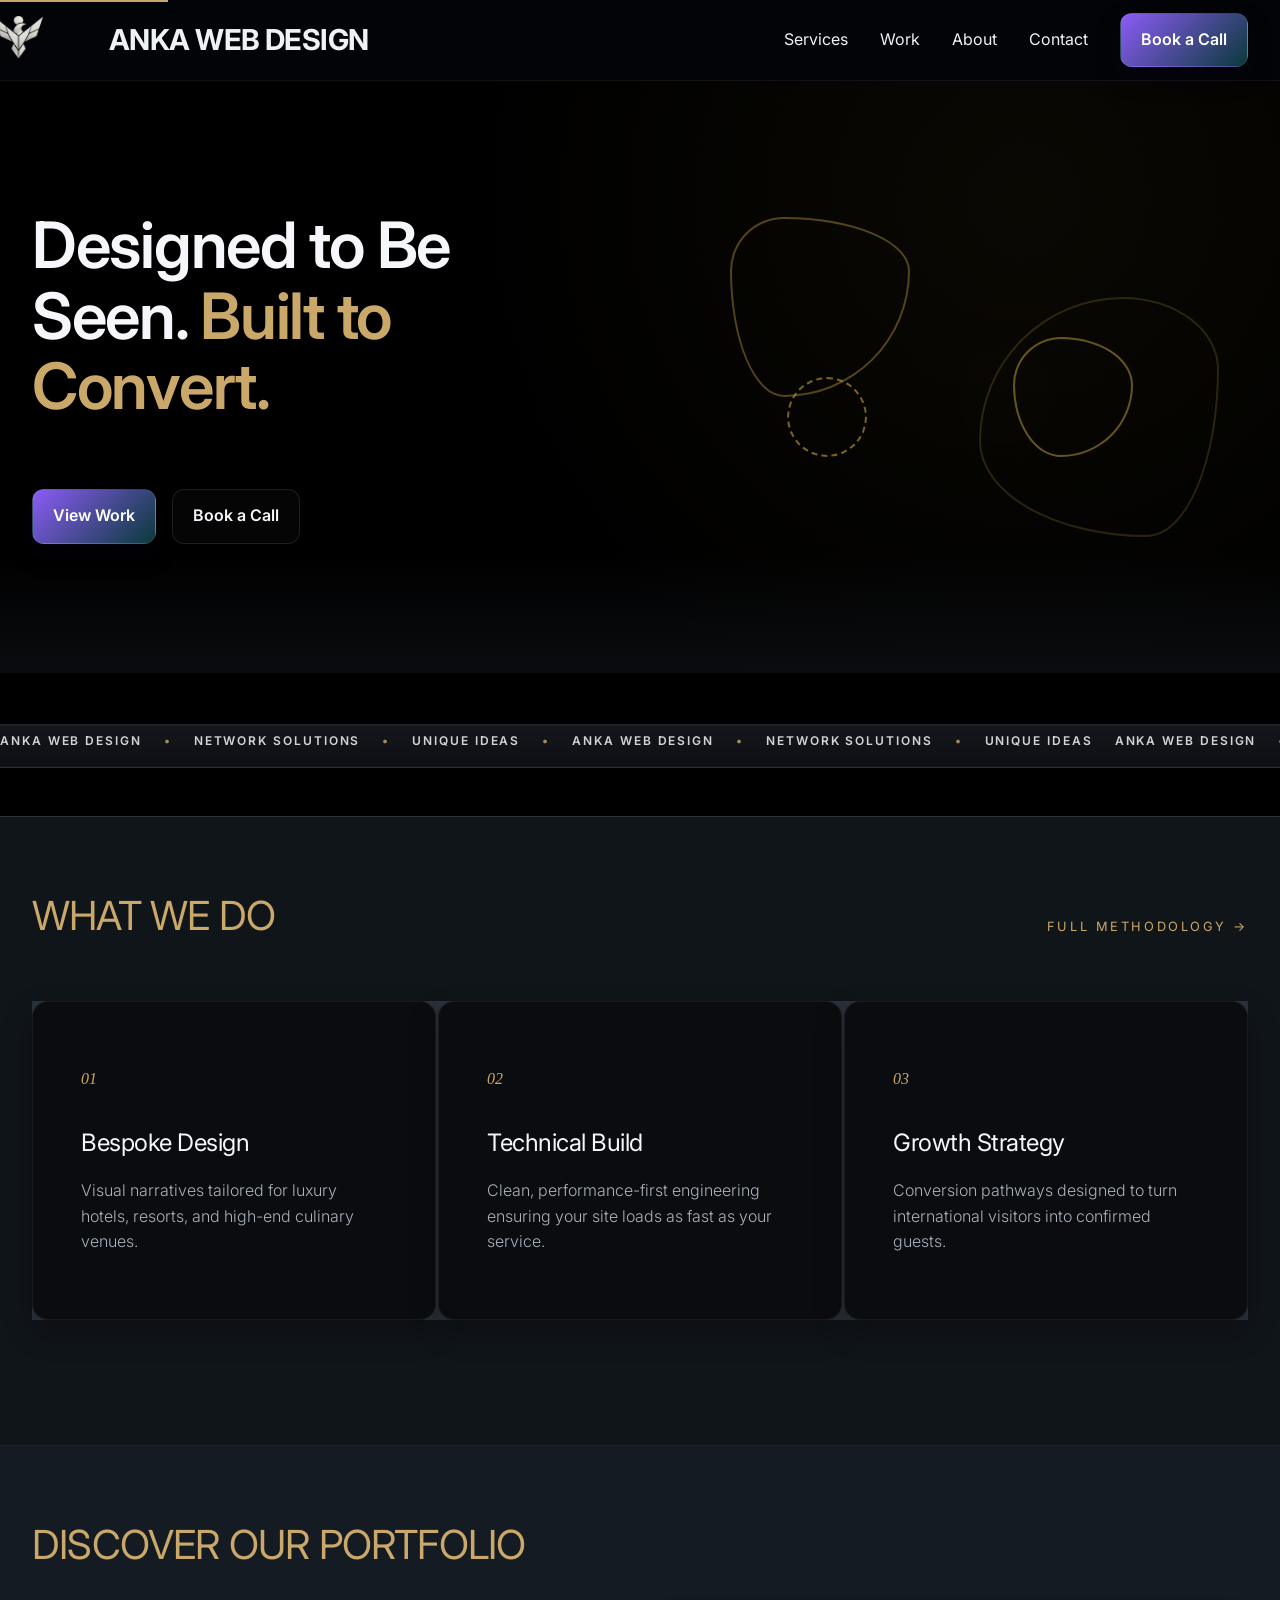
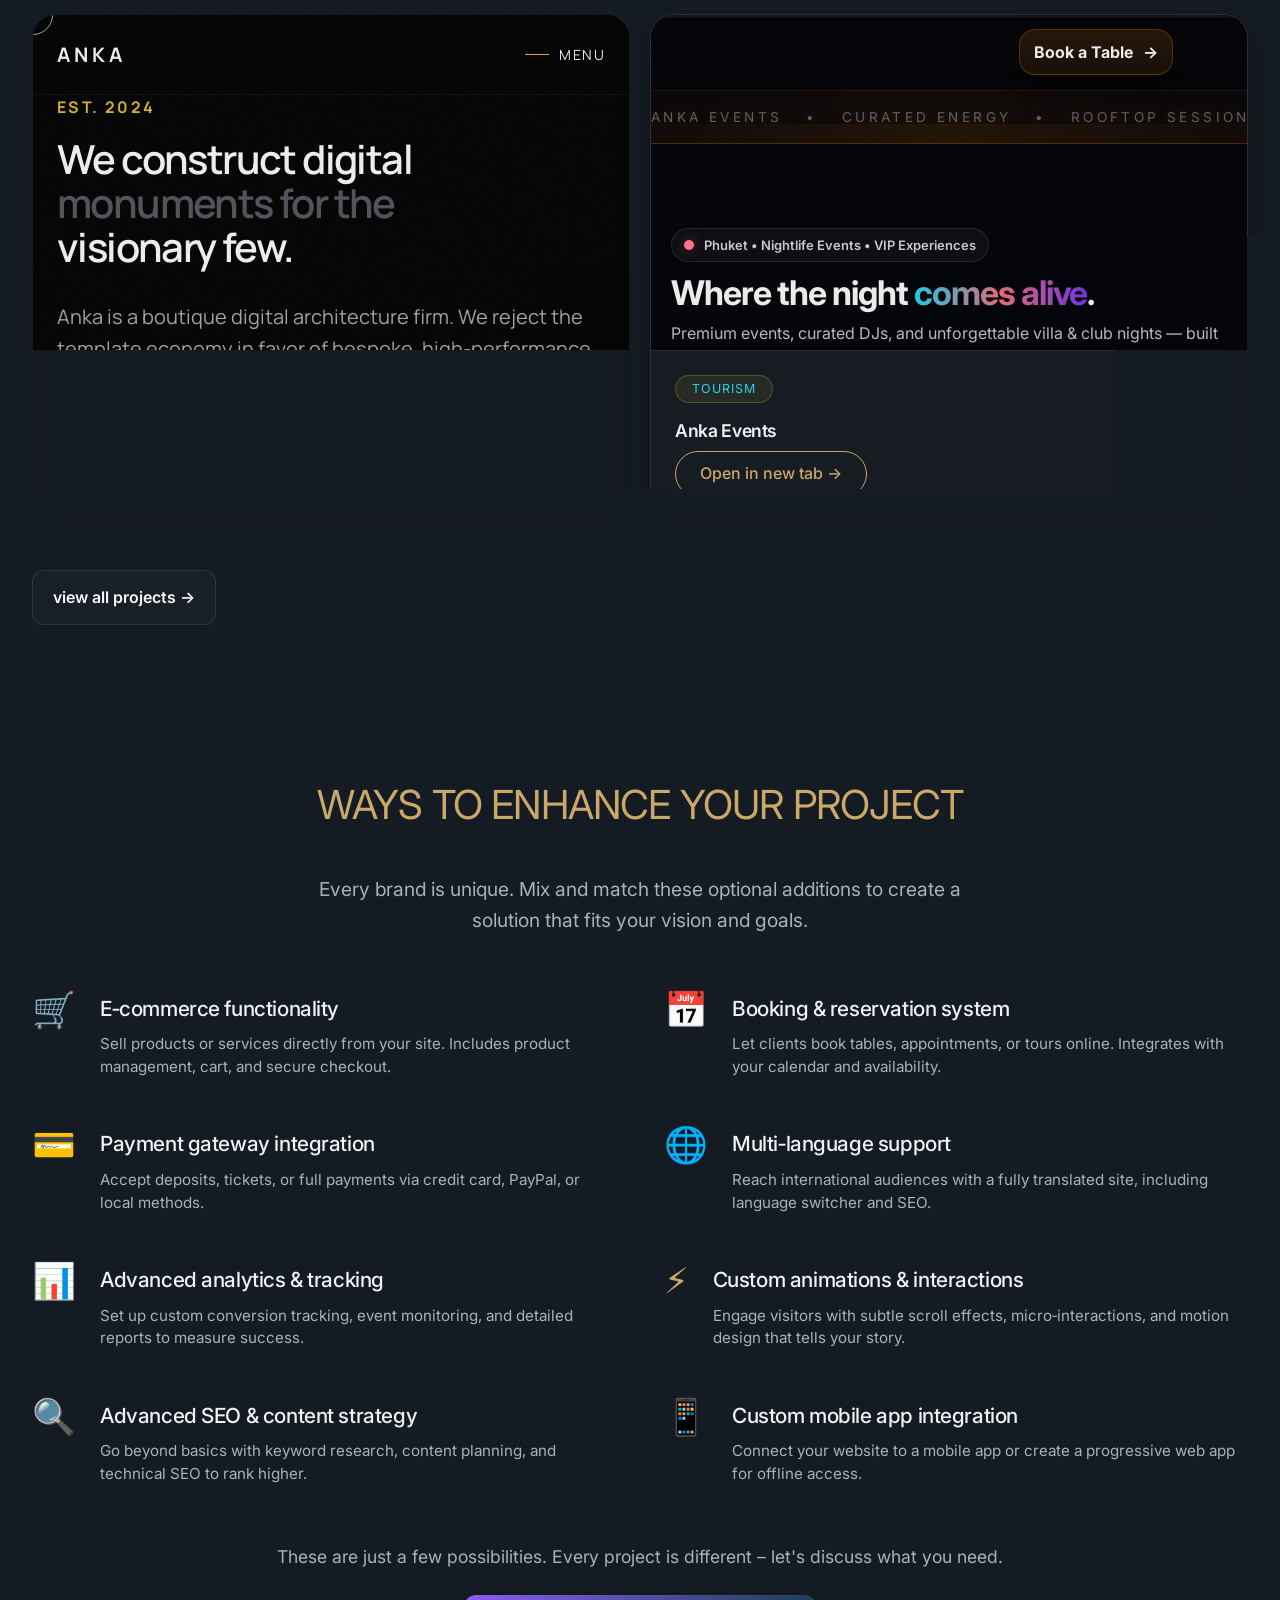
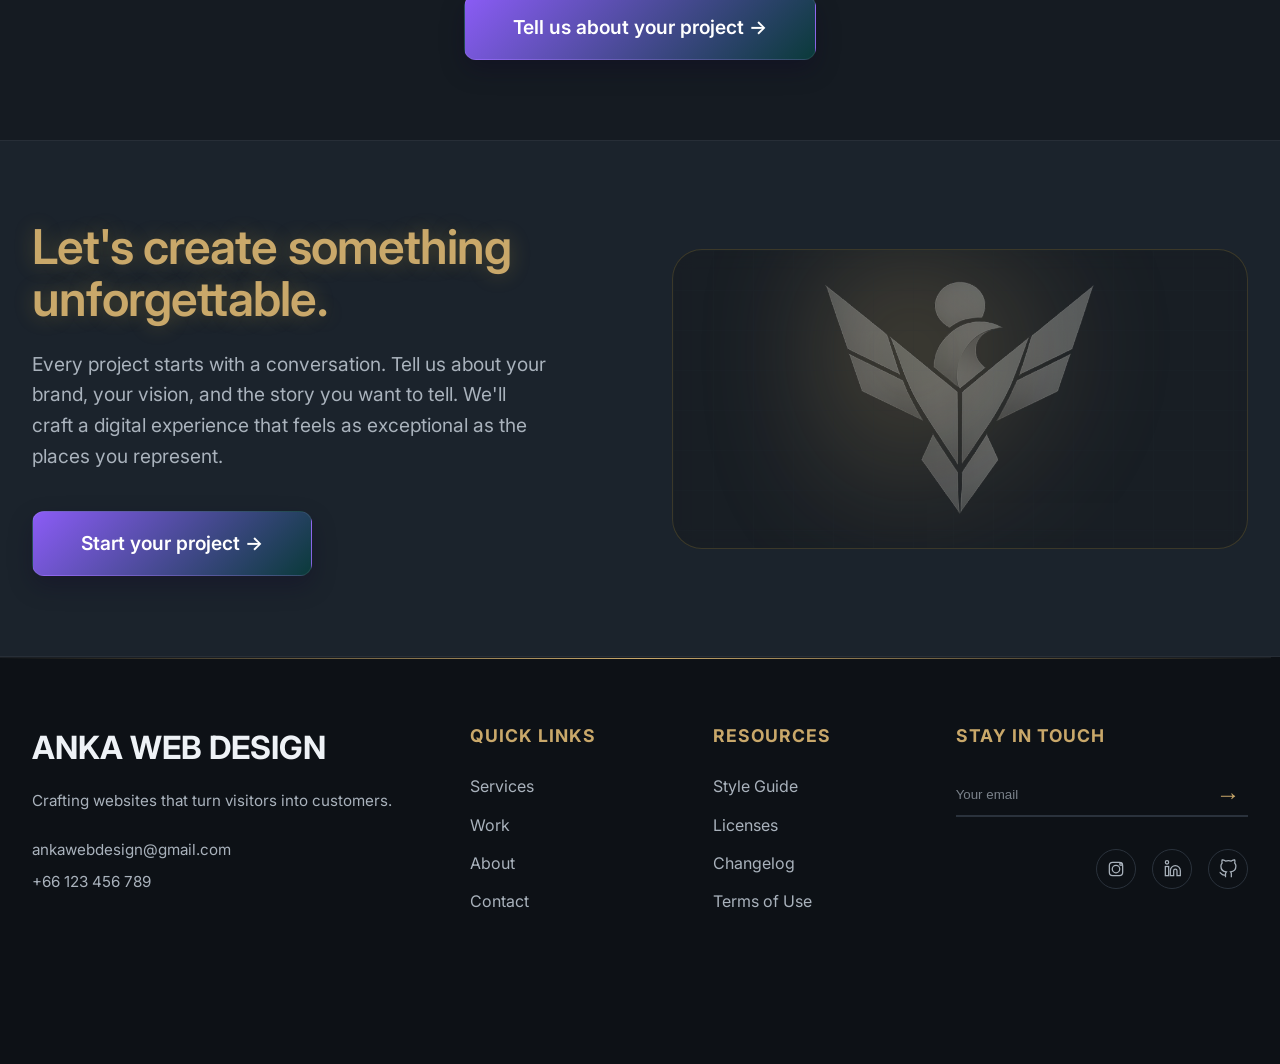
<file: index.html>
<!-- FILE: index.html (updated) -->
<!DOCTYPE html>
<html lang="en">
<head>
  <meta charset="UTF-8">
  <meta name="viewport" content="width=device-width, initial-scale=1.0">
  <title>ANKA WEB DESIGN – dark modern studio for tourism & hospitality</title>
  <meta name="description" content="Premium web design for tourism, events, cafes and restaurants. Quiet luxury, confident craftsmanship.">
  <meta property="og:title" content="ANKA WEB DESIGN">
  <meta property="og:type" content="website">
  <meta property="og:url" content="https://anka.design">
  <meta property="og:image" content="https://anka.design/og.jpg">
  <meta property="og:description" content="Dark, modern websites that convert. Boutique studio for unforgettable brands.">
  <meta name="twitter:card" content="summary_large_image">
  <link rel="preconnect" href="https://fonts.googleapis.com">
  <link rel="preconnect" href="https://fonts.gstatic.com" crossorigin>
  <link href="https://fonts.googleapis.com/css2?family=Inter:ital,opsz,wght@0,14..32,100..900;1,14..32,100..900&display=swap" rel="stylesheet">
  <link rel="stylesheet" href="assets/css/style.css">
  <script type="application/ld+json">
  {
    "@context": "https://schema.org",
    "@type": "Organization",
    "name": "ANKA WEB DESIGN",
    "url": "https://anka.design",
    "logo": "https://anka.design/logo.png",
    "sameAs": [
      "https://instagram.com/anka.design",
      "https://linkedin.com/company/anka-web-design"
    ],
    "description": "Premium web design for tourism, events, cafes and restaurants.",
    "address": {
      "@type": "PostalAddress",
      "addressLocality": "Phuket",
      "addressCountry": "TH"
    }
  }
  </script>
</head>
<body>
  <a href="#main-content" class="skip-link">Skip to main content</a>

  <!-- Sticky nav -->
  <header class="site-header">
    <div class="container header-container">
    <a href="index.html" class="logo" aria-label="ANKA home">
  <img src="assets/img/anka-logo.png" alt="" class="logo-image">
  <span class="logo-text">ANKA WEB DESIGN</span>
</a>
      
      <nav class="main-nav" id="mainNav">
        <ul class="nav-list">
          <li><a href="services.html">Services</a></li>
          <li><a href="work.html">Work</a></li>
          <li><a href="about.html">About</a></li>
          <li><a href="contact.html">Contact</a></li>
        </ul>
        <a href="contact.html" class="btn btn-primary nav-cta">Book a Call</a>
      </nav>
    </div>
  </header>

  <main id="main-content">
<!-- Hero – refined, no moving background -->
<section class="hero-refined">
  <div class="container hero-grid">
    <div class="hero-content">
      <h1 class="display">Designed to Be Seen.  <span class="accent">Built to Convert.</span></h1>
      <br><br>
      <div class="hero-ctas">
        <a href="work.html" class="btn btn-primary">View Work</a>
        <a href="contact.html" class="btn btn-outline">Book a Call</a>
      </div>
    </div>
    <div class="hero-visual-refined" aria-hidden="true">
      <!-- Abstract geometric shapes -->
      <div class="shape shape-1"></div>
      <div class="shape shape-2"></div>
      <div class="shape shape-3"></div>
      <div class="shape shape-4"></div>
      <!-- Subtle glow -->
      <div class="hero-glow"></div>
    </div>
  </div>
</section>
<br><br>
    <!-- Moving stripe (marquee) -->
<div class="marquee-strip">
  <div class="marquee-track">
    <div class="marquee-content">
      <span>ANKA WEB DESIGN</span>
      <span>NETWORK SOLUTIONS</span>
      <span>UNIQUE IDEAS</span>
      <span>ANKA WEB DESIGN</span>
      <span>NETWORK SOLUTIONS</span>
      <span>UNIQUE IDEAS</span>
    </div>
<br>
    <!-- duplicate for seamless loop -->
    <div class="marquee-content" aria-hidden="true">
      <span>ANKA WEB DESIGN</span>
      <span>NETWORK SOLUTIONS</span>
      <span>UNIQUE IDEAS</span>
      <span>ANKA WEB DESIGN</span>
      <span>NETWORK SOLUTIONS</span>
      <span>UNIQUE IDEAS</span>
    </div>
  </div>
</div>


    <!-- What we do – interactive cards -->
    <!-- What we do – interactive cards with glassmorphism and animated borders -->
<section class="services-preview section-block surface-1" style="border-top: 1px solid var(--border);">
  <div class="container">
    <div style="display: flex; justify-content: space-between; align-items: flex-end; margin-bottom: 4rem;">
        <h2 class="section-title" style="margin-bottom: 0;">What we do</h2>
        <a href="services.html" style="color: var(--accent); text-decoration: none; font-size: 0.8rem; letter-spacing: 0.2em; text-transform: uppercase;">Full Methodology →</a>
    </div>

    <div class="interactive-card-grid" style="display: grid; grid-template-columns: repeat(auto-fit, minmax(300px, 1fr)); gap: 2px; background: var(--border);">
      
      <div class="service-card" style="background: var(--bg-dark); padding: 4rem 3rem; transition: background 0.3s ease;">
        <span style="font-family: serif; font-style: italic; color: var(--accent); display: block; margin-bottom: 2rem;">01</span>
        <h3 style="font-size: 1.5rem; margin-bottom: 1rem; font-weight: 400;">Bespoke Design</h3>
        <p style="color: var(--text-secondary); font-weight: 300;">Visual narratives tailored for luxury hotels, resorts, and high-end culinary venues.</p>
      </div>

      <div class="service-card" style="background: var(--bg-dark); padding: 4rem 3rem; transition: background 0.3s ease;">
        <span style="font-family: serif; font-style: italic; color: var(--accent); display: block; margin-bottom: 2rem;">02</span>
        <h3 style="font-size: 1.5rem; margin-bottom: 1rem; font-weight: 400;">Technical Build</h3>
        <p style="color: var(--text-secondary); font-weight: 300;">Clean, performance-first engineering ensuring your site loads as fast as your service.</p>
      </div>

      <div class="service-card" style="background: var(--bg-dark); padding: 4rem 3rem; transition: background 0.3s ease;">
        <span style="font-family: serif; font-style: italic; color: var(--accent); display: block; margin-bottom: 2rem;">03</span>
        <h3 style="font-size: 1.5rem; margin-bottom: 1rem; font-weight: 400;">Growth Strategy</h3>
        <p style="color: var(--text-secondary); font-weight: 300;">Conversion pathways designed to turn international visitors into confirmed guests.</p>
      </div>

    </div>
  </div>
</section>

    <!-- Portfolio showcase – live demos -->
    <!-- Portfolio showcase – live demos (static advanced cards) -->
<!-- Portfolio showcase – live demos with iframes -->
<section class="portfolio-showcase section-block surface-2">
  <div class="container">
    <h2 class="section-title">Discover Our Portfolio</h2>
    <div class="demo-grid">
      
      <!-- Demo Card 1: Noir Nights -->
      <div class="demo-card iframe-card">
        <div class="iframe-container">
          <iframe src="demos/anka-design/index.html" 
                  title="Noir Nights demo"
                  loading="lazy"
                  sandbox="allow-scripts allow-same-origin allow-forms allow-popups">
          </iframe>
        </div>
        <div class="demo-info">
          <span class="category">Events</span>
          <h3>Anka Design</h3>
          <a href="demos/anka-design/index.html" target="_blank" rel="noopener" class="btn-small">Open in new tab →</a>
        </div>
      </div>

      <!-- Demo Card 2: Azure Villas -->
      <div class="demo-card iframe-card">
        <div class="iframe-container">
          <iframe src="demos/anka-events/index.html" 
                  title="Anka Events"
                  loading="lazy"
                  sandbox="allow-scripts allow-same-origin allow-forms allow-popups">
          </iframe>
        </div>
        <div class="demo-info">
          <span class="category">Tourism</span>
          <h3>Anka Events</h3>
          <a href="demos/anka-events/index.html" target="_blank" rel="noopener" class="btn-small">Open in new tab →</a>
        </div>
      </div>

      <!-- Add more cards as needed -->

    </div>
    <div class="center-link">
      <a href="work.html" class="btn btn-outline">view all projects →</a>
    </div>
  </div>
</section>




<!-- Project Enhancements – distinct design -->
<section class="enhancements-alt section-block surface-2">
  <div class="container">
    <h2 class="section-title">Ways to enhance your project</h2>
    <p class="enhancements-intro">Every brand is unique. Mix and match these optional additions to create a solution that fits your vision and goals.</p>
    
    <div class="enhancements-alt-grid">
      
      <div class="enhancement-alt-item">
        <span class="alt-icon">🛒</span>
        <div class="alt-content">
          <h3>E‑commerce functionality</h3>
          <p>Sell products or services directly from your site. Includes product management, cart, and secure checkout.</p>
        </div>
      </div>

      <div class="enhancement-alt-item">
        <span class="alt-icon">📅</span>
        <div class="alt-content">
          <h3>Booking & reservation system</h3>
          <p>Let clients book tables, appointments, or tours online. Integrates with your calendar and availability.</p>
        </div>
      </div>

      <div class="enhancement-alt-item">
        <span class="alt-icon">💳</span>
        <div class="alt-content">
          <h3>Payment gateway integration</h3>
          <p>Accept deposits, tickets, or full payments via credit card, PayPal, or local methods.</p>
        </div>
      </div>

      <div class="enhancement-alt-item">
        <span class="alt-icon">🌐</span>
        <div class="alt-content">
          <h3>Multi‑language support</h3>
          <p>Reach international audiences with a fully translated site, including language switcher and SEO.</p>
        </div>
      </div>

      <div class="enhancement-alt-item">
        <span class="alt-icon">📊</span>
        <div class="alt-content">
          <h3>Advanced analytics & tracking</h3>
          <p>Set up custom conversion tracking, event monitoring, and detailed reports to measure success.</p>
        </div>
      </div>

      <div class="enhancement-alt-item">
        <span class="alt-icon">⚡</span>
        <div class="alt-content">
          <h3>Custom animations & interactions</h3>
          <p>Engage visitors with subtle scroll effects, micro‑interactions, and motion design that tells your story.</p>
        </div>
      </div>

      <div class="enhancement-alt-item">
        <span class="alt-icon">🔍</span>
        <div class="alt-content">
          <h3>Advanced SEO & content strategy</h3>
          <p>Go beyond basics with keyword research, content planning, and technical SEO to rank higher.</p>
        </div>
      </div>

      <div class="enhancement-alt-item">
        <span class="alt-icon">📱</span>
        <div class="alt-content">
          <h3>Custom mobile app integration</h3>
          <p>Connect your website to a mobile app or create a progressive web app for offline access.</p>
        </div>
      </div>

    </div>

    <div class="enhancements-footer">
      <p>These are just a few possibilities. Every project is different – let's discuss what you need.</p>
      <a href="contact.html" class="btn btn-primary btn-large">Tell us about your project →</a>
    </div>
  </div>
</section>



    <!-- Final CTA -->
    <!-- Final CTA – rich content -->
<!-- Final CTA – refined, no stats -->
<section class="cta-advanced section-block surface-3">
  <div class="container">
    <div class="cta-grid">
      <div class="cta-content">
        <h2 class="cta-title">Let's create something unforgettable.</h2>
        <p class="cta-sub">Every project starts with a conversation. Tell us about your brand, your vision, and the story you want to tell. We'll craft a digital experience that feels as exceptional as the places you represent.</p>
        <div class="cta-action">
          <a href="contact.html" class="btn btn-primary btn-large">Start your project →</a>
        </div>
      </div>
      <div class="cta-visual" aria-hidden="true">
        <div class="cta-blob"></div>
        <div class="cta-grid-overlay"></div>
        <img src="assets/img/anka-logo.png" alt="" class="cta-logo">
      </div>
    </div>
  </div>
</section>

  <!-- Footer -->
  <footer class="site-footer">
  <div class="container">
    <div class="footer-grid">
      <!-- Column 1: Company -->
      <div class="footer-col">
        <a href="index.html" class="footer-logo">ANKA WEB DESIGN</a>
        <p class="footer-about">Crafting websites that turn visitors into customers.</p>
        <div class="footer-contact">
          <span>ankawebdesign@gmail.com</span>
          <span>+66 123 456 789</span>
        </div>
      </div>

      <!-- Column 2: Quick Links -->
      <div class="footer-col">
        <h4>Quick Links</h4>
        <ul class="footer-menu">
          <li><a href="services.html">Services</a></li>
          <li><a href="work.html">Work</a></li>
          <li><a href="about.html">About</a></li>
          <li><a href="contact.html">Contact</a></li>
        </ul>
      </div>

      <!-- Column 3: Resources -->
      <div class="footer-col">
        <h4>Resources</h4>
        <ul class="footer-menu">
          <li><a href="#">Style Guide</a></li>
          <li><a href="#">Licenses</a></li>
          <li><a href="#">Changelog</a></li>
          <li><a href="#">Terms of Use</a></li>
        </ul>
      </div>

      <!-- Column 4: Newsletter & Social -->
      <div class="footer-col">
        <h4>Stay in touch</h4>
        <form class="newsletter-form" id="demoNewsletter">
          <input type="email" placeholder="Your email" aria-label="Email for newsletter">
          <button type="submit" class="btn-submit">→</button>
        </form>
        <div class="footer-social">
          <a href="#" aria-label="Instagram">
            <svg width="24" height="24" viewBox="0 0 24 24" fill="none" stroke="currentColor" stroke-width="1.5">
              <rect x="4" y="4" width="16" height="16" rx="4"/>
              <circle cx="18" cy="6" r="1.5"/>
              <circle cx="12" cy="12" r="4.5"/>
            </svg>
          </a>
          <a href="#" aria-label="LinkedIn">
            <svg width="24" height="24" viewBox="0 0 24 24" fill="none" stroke="currentColor" stroke-width="1.5">
              <path d="M16 8a6 6 0 0 1 6 6v6h-4v-6a2 2 0 0 0-4 0v6h-4v-6a6 6 0 0 1 6-6z"/>
              <rect x="4" y="9" width="4" height="11"/>
              <circle cx="6" cy="4" r="2"/>
            </svg>
          </a>
          <a href="#" aria-label="GitHub">
            <svg width="24" height="24" viewBox="0 0 24 24" fill="none" stroke="currentColor" stroke-width="1.5">
              <path d="M9 19c-5 1.5-5-2.5-7-3m14 6v-3.87a3.37 3.37 0 0 0-.94-2.61c3.14-.35 6.44-1.54 6.44-7A5.44 5.44 0 0 0 20 4.77 5.07 5.07 0 0 0 19.91 1S18.73.65 16 2.48a13.38 13.38 0 0 0-7 0C6.27.65 5.09 1 5.09 1A5.07 5.07 0 0 0 5 4.77a5.44 5.44 0 0 0-1.5 3.78c0 5.42 3.3 6.61 6.44 7A3.37 3.37 0 0 0 9 18.13V22"/>
            </svg>
          </a>
        </div>
      </div>
    </div>

    <div class="footer-bottom">
      <p>© 2025 ANKA WEB DESIGN. All rights reserved. <a href="#">Privacy</a> | <a href="#">Terms</a></p>
    </div>
  </div>
</footer>

  <!-- Modal (hidden by default) -->
  <div class="modal" id="projectModal" role="dialog" aria-modal="true" aria-labelledby="modalTitle" hidden>
    <div class="modal-overlay" id="modalOverlay"></div>
    <div class="modal-content">
      <button class="modal-close" aria-label="Close">&times;</button>
      <div class="modal-body"></div>
    </div>
  </div>

  <!-- Toast for contact (hidden) -->
  <div class="toast" id="successToast" role="status">Message sent (demo) – we’ll be in touch.</div>

  <script src="assets/js/work-data.js"></script>
  <script src="assets/js/main.js"></script>
</body>
</html>
</file>
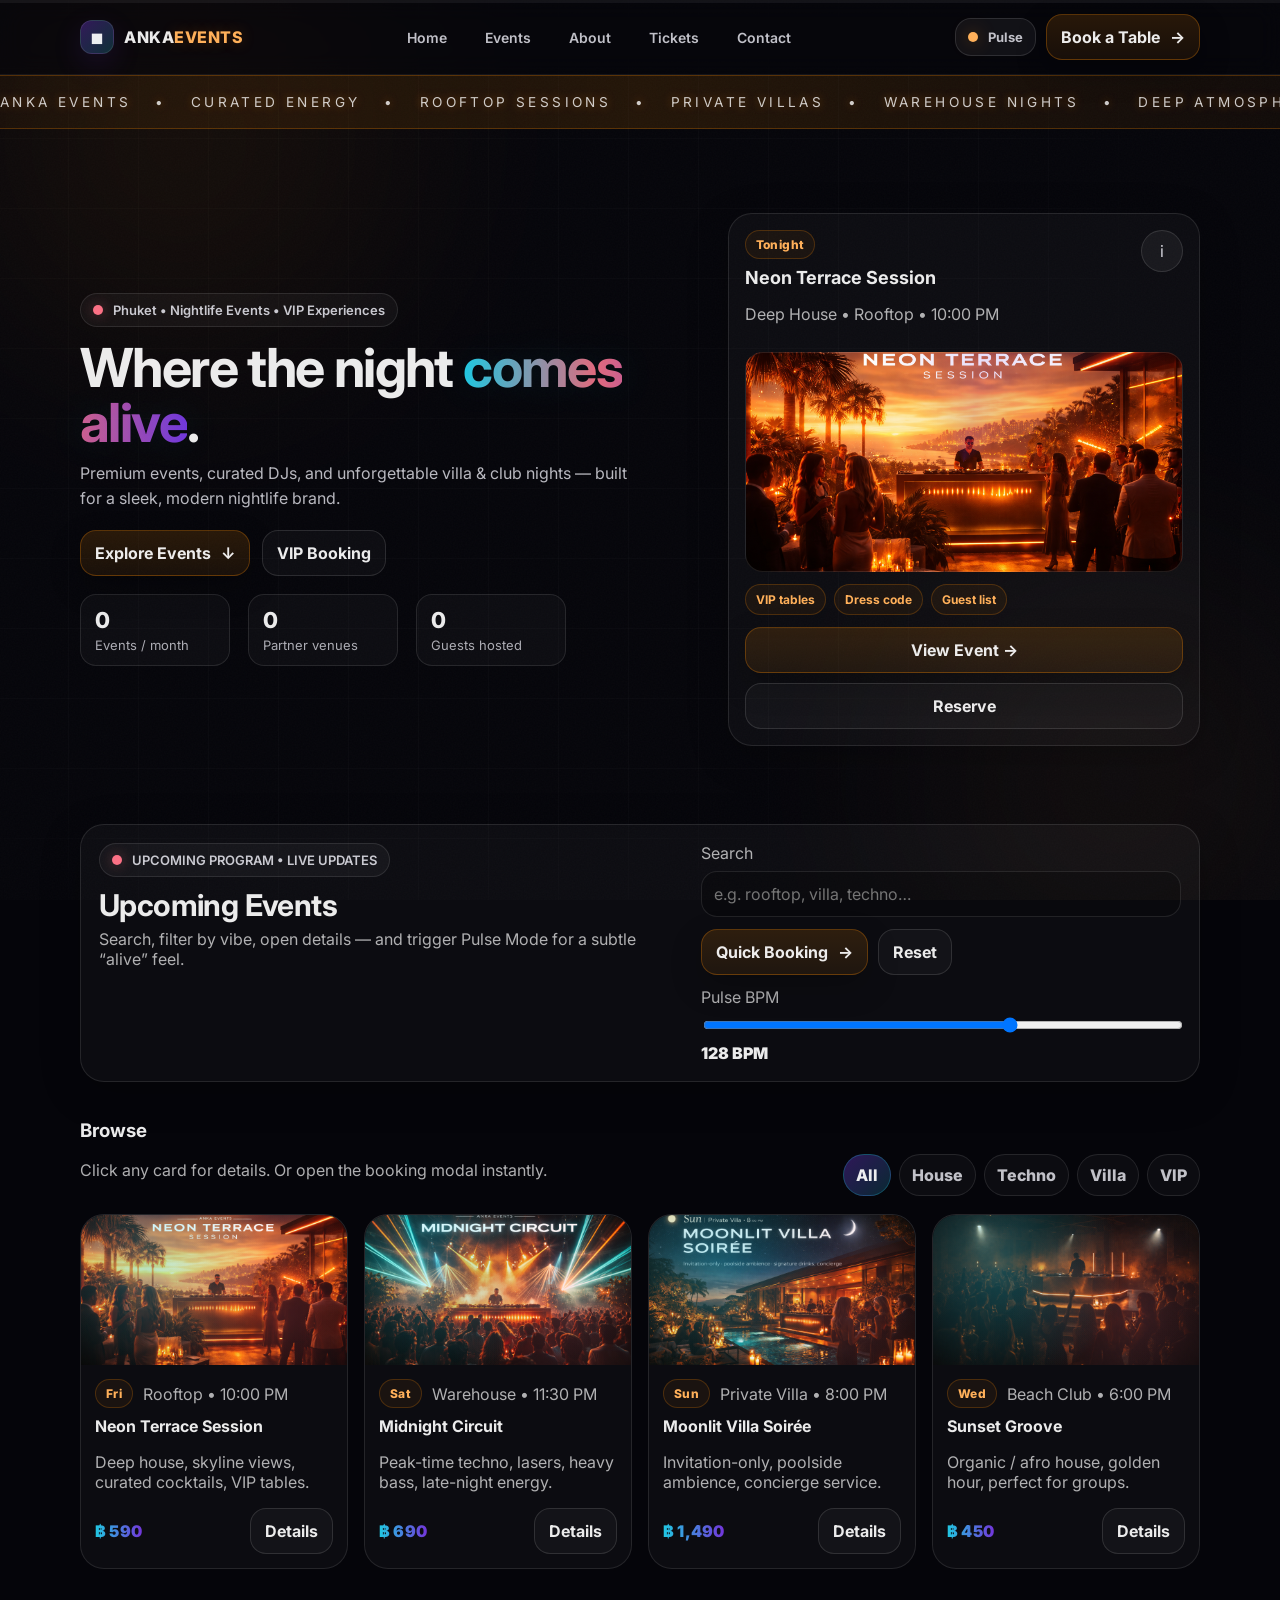
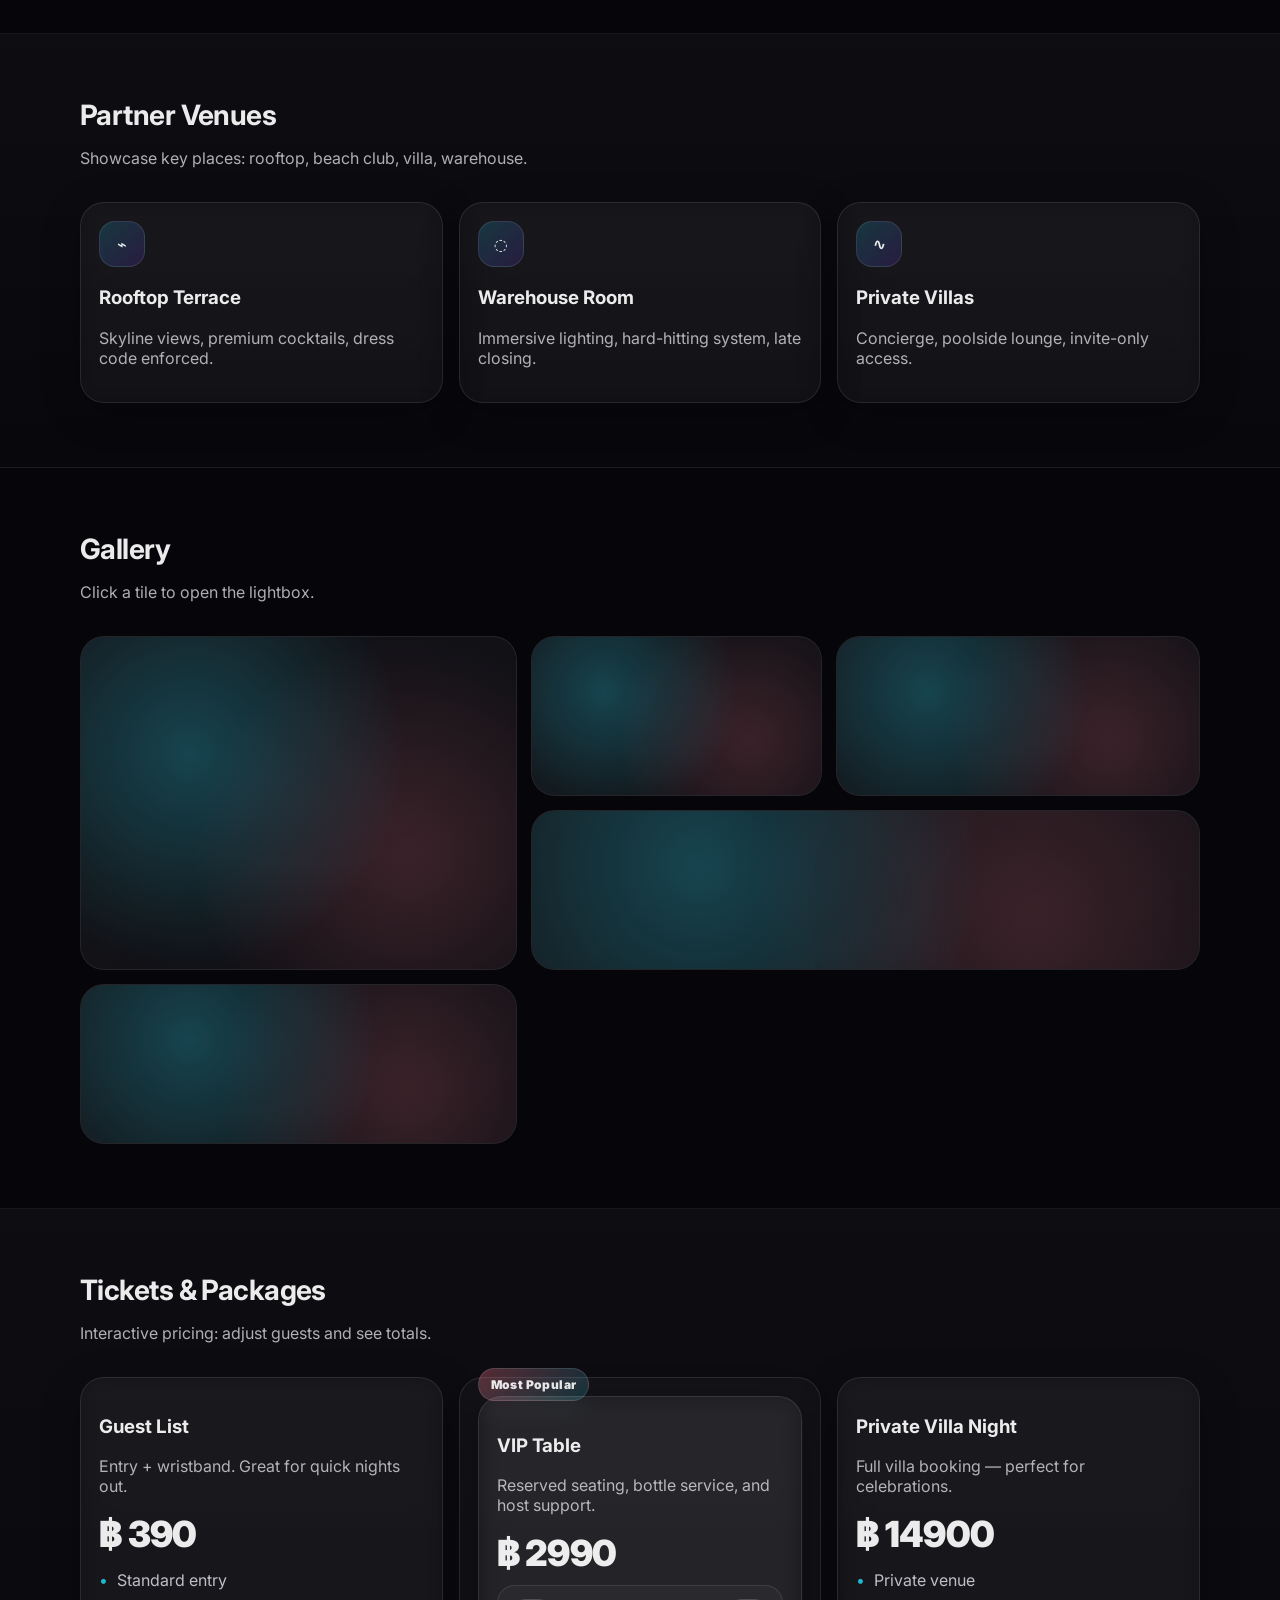
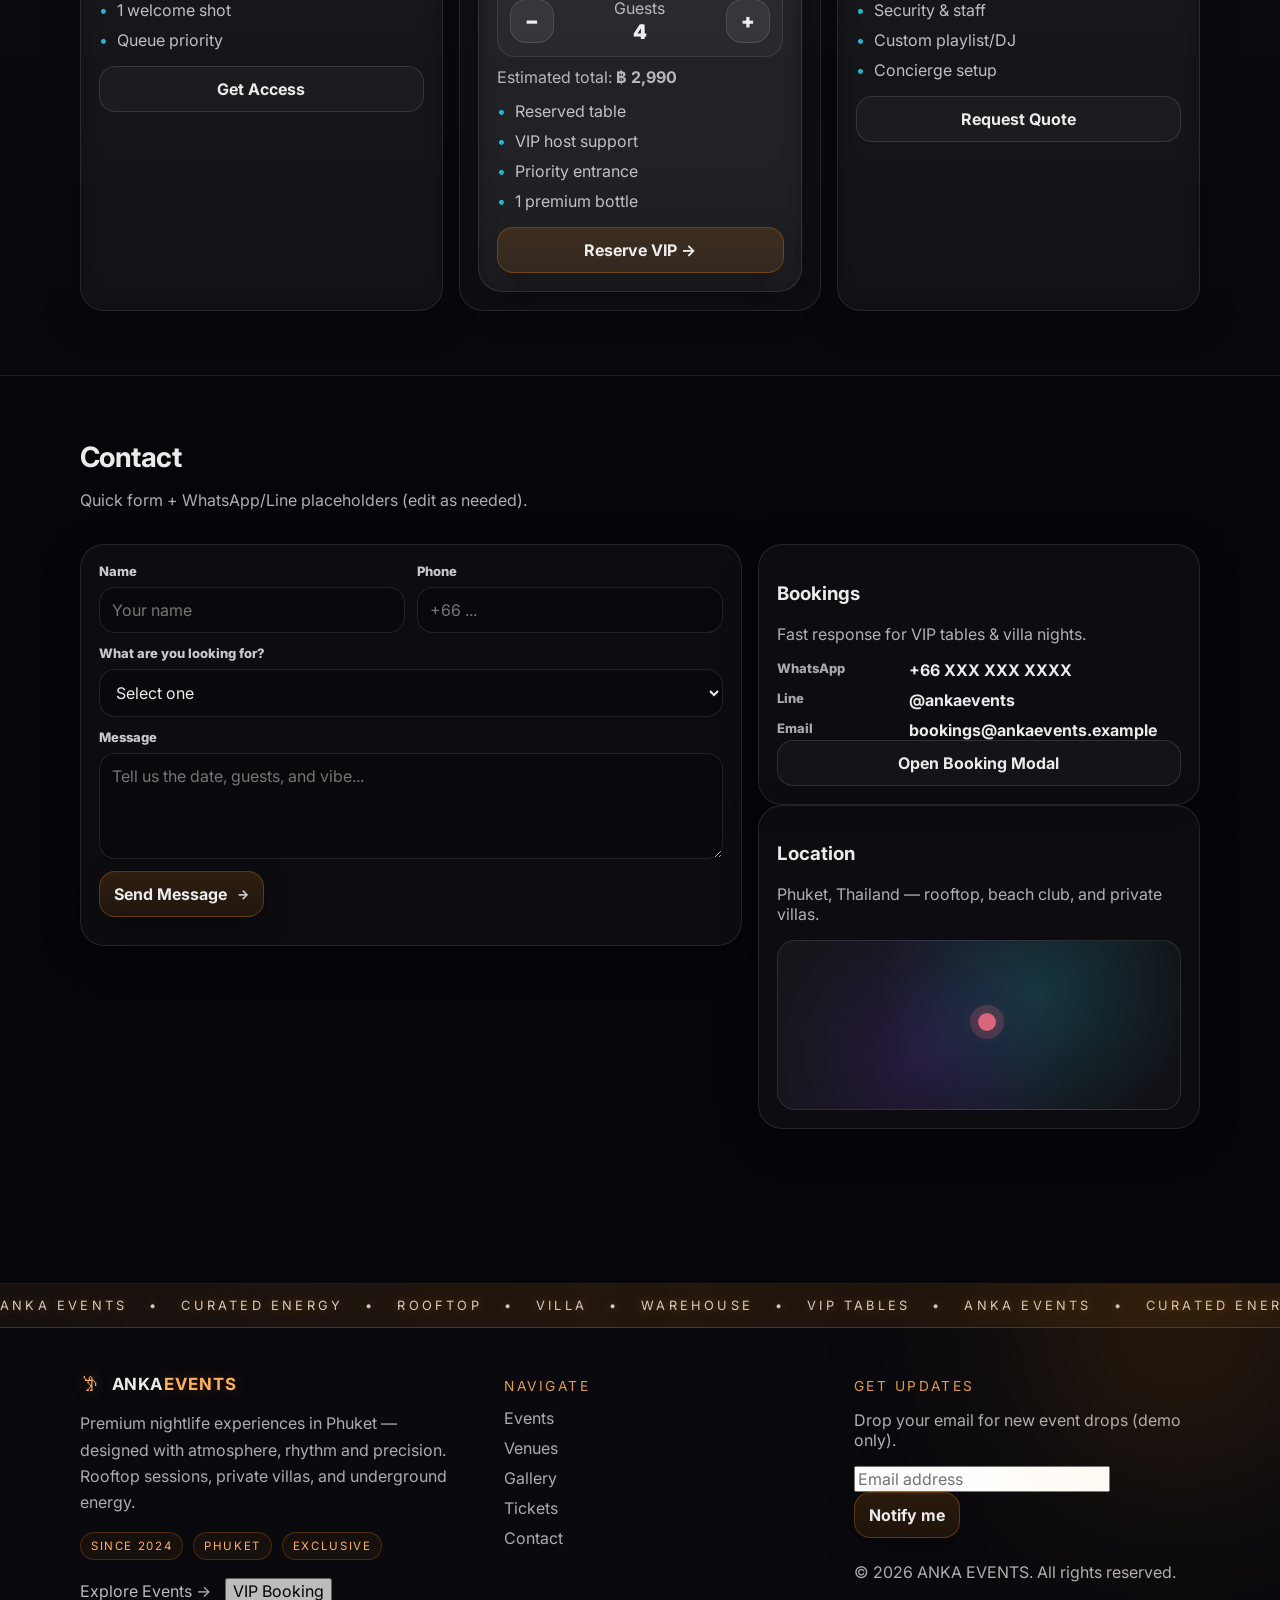
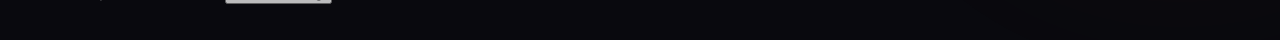
<file: demos/anka-events/index.html>
<!doctype html>
<html lang="en">
<head>
  <meta charset="utf-8" />
  <meta name="viewport" content="width=device-width,initial-scale=1" />
  <meta name="description" content="Nightlife events in Phuket — curated nights, VIP bookings, and villa parties." />

  <title>ANKA EVENTS</title>

  <link rel="preconnect" href="https://fonts.googleapis.com">
  <link rel="preconnect" href="https://fonts.gstatic.com" crossorigin>
  <link href="https://fonts.googleapis.com/css2?family=Inter:wght@400;500;600;700&display=swap" rel="stylesheet">

  <link rel="stylesheet" href="css/style.css" />
</head>

<body>
  <!-- Background ambience -->
  <div class="bg" aria-hidden="true">
    <div class="bg__grid"></div>
    <div class="bg__glow bg__glow--a"></div>
    <div class="bg__glow bg__glow--b"></div>
    <div class="bg__noise"></div>
  </div>

  <!-- Top progress bar -->
  <div class="progress" aria-hidden="true"><span class="progress__bar"></span></div>

  <!-- Navbar -->
  <header class="nav" id="top">
    <div class="container nav__inner">
      <a class="brand" href="index.html" aria-label="ANKA Events Home">
        <span class="brand__mark" aria-hidden="true">◼︎</span>
        <span class="brand__text">ANKA<span class="brand__accent">EVENTS</span></span>
      </a>

      <nav class="nav__links" data-nav>
        <a href="index.html">Home</a>
        <a href="events.html">Events</a>
        <a href="about.html">About</a>
        <a href="#tickets">Tickets</a>
        <a href="#contact">Contact</a>
      </nav>

      <div class="nav__actions">
        <button class="iconbtn" id="soundBtn" type="button" aria-pressed="false" title="Pulse mode">
          <span class="iconbtn__dot"></span>
          <span class="iconbtn__text">Pulse</span>
        </button>

        <button class="btn btn--primary" data-open-booking type="button">
          Book a Table <span aria-hidden="true">→</span>
        </button>

        <!-- IMPORTANT: required by main.js -->
        <button class="burger" id="burger" type="button" aria-label="Open menu" aria-expanded="false">
          <span></span><span></span><span></span>
        </button>
      </div>
    </div>

    <!-- IMPORTANT: required by main.js -->
    <div class="mobile" id="mobileMenu" aria-hidden="true">
      <div class="container mobile__inner">
        <a href="#events">Events</a>
        <a href="#venues">Venues</a>
        <a href="#gallery">Gallery</a>
        <a href="#tickets">Tickets</a>
        <a href="#contact">Contact</a>
        <button class="btn btn--primary w-full" data-open-booking type="button">
          Book a Table →
        </button>
      </div>
    </div>
  </header>

  <main>
    <!-- Moving energy strip -->
    <section class="energyStrip" aria-label="ANKA ticker">
      <div class="energyStrip__track">
        <span>ANKA EVENTS</span><span>•</span><span>CURATED ENERGY</span><span>•</span>
        <span>ROOFTOP SESSIONS</span><span>•</span><span>PRIVATE VILLAS</span><span>•</span>
        <span>WAREHOUSE NIGHTS</span><span>•</span><span>DEEP ATMOSPHERE</span><span>•</span>
        <span>VIP TABLES</span><span>•</span>
        <!-- repeat for seamless loop -->
        <span>ANKA EVENTS</span><span>•</span><span>CURATED ENERGY</span><span>•</span>
        <span>ROOFTOP SESSIONS</span><span>•</span><span>PRIVATE VILLAS</span><span>•</span>
        <span>WAREHOUSE NIGHTS</span><span>•</span><span>DEEP ATMOSPHERE</span><span>•</span>
        <span>VIP TABLES</span><span>•</span>
      </div>
    </section>

    <!-- HERO (content from your original index) -->
    <section class="hero">
      <div class="container hero__inner">
        <div class="hero__copy reveal">
          <div class="pill">
            <span class="pill__dot"></span>
            <span>Phuket • Nightlife Events • VIP Experiences</span>
          </div>

          <h1>Where the night <span class="neon">comes alive</span>.</h1>

          <p class="lead">
            Premium events, curated DJs, and unforgettable villa &amp; club nights — built for a sleek, modern nightlife brand.
          </p>

          <div class="hero__cta">
            <a class="btn btn--primary" href="#events">Explore Events <span aria-hidden="true">↓</span></a>
            <button class="btn btn--ghost" data-open-booking type="button">VIP Booking</button>
          </div>

          <div class="hero__stats">
            <div class="stat">
              <div class="stat__num" data-count="48">0</div>
              <div class="stat__label">Events / month</div>
            </div>
            <div class="stat">
              <div class="stat__num" data-count="12">0</div>
              <div class="stat__label">Partner venues</div>
            </div>
            <div class="stat">
              <div class="stat__num" data-count="3200">0</div>
              <div class="stat__label">Guests hosted</div>
            </div>
          </div>
        </div>

        <div class="hero__card reveal">
          <div class="card glass">
            <div class="card__top">
              <div class="card__title">
                <span class="badge">Tonight</span>
                <h3>Neon Terrace Session</h3>
                <p class="muted">Deep House • Rooftop • 10:00 PM</p>
              </div>
              <button class="iconbtn iconbtn--circle" data-open-event="e1" title="View details" type="button">i</button>
            </div>

            <div class="card__poster" role="img" aria-label="Nightlife poster"></div>

            <div class="card__bottom">
              <div class="chips">
                <span class="chip">VIP tables</span>
                <span class="chip">Dress code</span>
                <span class="chip">Guest list</span>
              </div>

              <div class="card__actions">
                <button class="btn btn--primary w-full" data-open-event="e1" type="button">View Event →</button>
                <!-- FIX: no inline onclick; use the same hook everywhere -->
                <button class="btn btn--ghost w-full" data-open-booking type="button">Reserve</button>
              </div>
            </div>
          </div>
        </div>
      </div>
    </section>

    <!-- EVENTS (structure like your “grid/search/filter/bpm” layout) -->
    <section class="section" id="events">
      <div class="container">
        <div class="control glass reveal">
          <div class="control__left">
            <div class="pill"><span class="pill__dot"></span><span>UPCOMING PROGRAM • LIVE UPDATES</span></div>
            <h2 class="control__title">Upcoming Events</h2>
            <p class="muted control__desc">
              Search, filter by vibe, open details — and trigger Pulse Mode for a subtle “alive” feel.
            </p>
          </div>

          <div class="control__right">
            <label class="control__field">
              <span class="muted">Search</span>
              <input id="eventSearch" class="control__input" type="search" placeholder="e.g. rooftop, villa, techno…" />
            </label>

            <div class="control__row">
              <button class="btn btn--primary" data-open-booking type="button">
                Quick Booking <span aria-hidden="true">→</span>
              </button>
              <button class="btn btn--ghost" id="resetBtn" type="button">Reset</button>
            </div>

            <div class="control__bpm">
              <div class="muted">Pulse BPM</div>
              <input id="bpmRange" type="range" min="70" max="160" value="128" />
              <div class="control__bpmVal"><span id="bpmVal">128</span> BPM</div>
            </div>
          </div>
        </div>

        <div class="section__head reveal" style="margin-top:18px;">
          <div>
            <h3>Browse</h3>
            <p class="muted">Click any card for details. Or open the booking modal instantly.</p>
          </div>

          <div class="filters" role="tablist" aria-label="Event filters">
            <button class="filter is-active" data-filter="all" type="button">All</button>
            <button class="filter" data-filter="house" type="button">House</button>
            <button class="filter" data-filter="techno" type="button">Techno</button>
            <button class="filter" data-filter="villa" type="button">Villa</button>
            <button class="filter" data-filter="vip" type="button">VIP</button>
          </div>
        </div>

        <!-- IMPORTANT: #eventsGrid is used by main.js search/filter -->
        <div class="grid events" id="eventsGrid">
          <article class="event reveal"
               data-tags="house vip rooftop"
               data-event-id="e1"
               tabindex="0"
               role="button"
               aria-label="Open Neon Terrace Session details">
            <div class="event__img event__img--1" aria-hidden="true"></div>
            <div class="event__body">
              <div class="event__meta">
                <span class="badge">Fri</span>
                <span class="muted">Rooftop • 10:00 PM</span>
              </div>
              <h3>Neon Terrace Session</h3>
              <p class="muted">Deep house, skyline views, curated cocktails, VIP tables.</p>
              <div class="event__foot">
                <span class="price">฿ 590</span>
                <button class="btn btn--ghost" data-open-event="e1" type="button">Details</button>
              </div>
            </div>
          </article>

          <article class="event reveal"
              data-tags="techno warehouse"
              data-event-id="e2"
              tabindex="0"
              role="button"
              aria-label="Open Midnight Circuit details">

            <div class="event__img event__img--2" aria-hidden="true"></div>
            <div class="event__body">
              <div class="event__meta">
                <span class="badge badge--alt">Sat</span>
                <span class="muted">Warehouse • 11:30 PM</span>
              </div>
              <h3>Midnight Circuit</h3>
              <p class="muted">Peak-time techno, lasers, heavy bass, late-night energy.</p>
              <div class="event__foot">
                <span class="price">฿ 690</span>
                <button class="btn btn--ghost" data-open-event="e2" type="button">Details</button>
              </div>
            </div>
          </article>

          <article class="event reveal"
              data-tags="villa vip private"
              data-event-id="e3"
              tabindex="0"
              role="button"
              aria-label="Open Moonlit Villa Soirée details">

            <div class="event__img event__img--3" aria-hidden="true"></div>
            <div class="event__body">
              <div class="event__meta">
                <span class="badge">Sun</span>
                <span class="muted">Private Villa • 8:00 PM</span>
              </div>
              <h3>Moonlit Villa Soirée</h3>
              <p class="muted">Invitation-only, poolside ambience, concierge service.</p>
              <div class="event__foot">
                <span class="price">฿ 1,490</span>
                <button class="btn btn--ghost" data-open-event="e3" type="button">Details</button>
              </div>
            </div>
          </article>

          <article class="event reveal"
              data-tags="house villa beach"
              data-event-id="e4"
              tabindex="0"
              role="button"
              aria-label="Open Sunset Groove details">

            <div class="event__img event__img--4" aria-hidden="true"></div>
            <div class="event__body">
              <div class="event__meta">
                <span class="badge badge--alt">Wed</span>
                <span class="muted">Beach Club • 6:00 PM</span>
              </div>
              <h3>Sunset Groove</h3>
              <p class="muted">Organic / afro house, golden hour, perfect for groups.</p>
              <div class="event__foot">
                <span class="price">฿ 450</span>
                <button class="btn btn--ghost" data-open-event="e4" type="button">Details</button>
              </div>
            </div>
          </article>
        </div>
      </div>
    </section>

    <!-- VENUES (content from your original index) -->
    <section class="section section--alt" id="venues">
      <div class="container">
        <div class="section__head reveal">
          <div>
            <h2>Partner Venues</h2>
            <p class="muted">Showcase key places: rooftop, beach club, villa, warehouse.</p>
          </div>
        </div>

        <div class="grid venues">
          <div class="venue glass reveal">
            <div class="venue__icon" aria-hidden="true">⌁</div>
            <h3>Rooftop Terrace</h3>
            <p class="muted">Skyline views, premium cocktails, dress code enforced.</p>
          </div>

          <div class="venue glass reveal">
            <div class="venue__icon" aria-hidden="true">◌</div>
            <h3>Warehouse Room</h3>
            <p class="muted">Immersive lighting, hard-hitting system, late closing.</p>
          </div>

          <div class="venue glass reveal">
            <div class="venue__icon" aria-hidden="true">∿</div>
            <h3>Private Villas</h3>
            <p class="muted">Concierge, poolside lounge, invite-only access.</p>
          </div>
        </div>
      </div>
    </section>

    <!-- GALLERY (content from your original index) -->
    <section class="section" id="gallery">
      <div class="container">
        <div class="section__head reveal">
          <div>
            <h2>Gallery</h2>
            <p class="muted">Click a tile to open the lightbox.</p>
          </div>
        </div>

        <div class="masonry">
          <button class="shot shot--1 reveal" data-lightbox="1" aria-label="Open image 1"></button>
          <button class="shot shot--2 reveal" data-lightbox="2" aria-label="Open image 2"></button>
          <button class="shot shot--3 reveal" data-lightbox="3" aria-label="Open image 3"></button>
          <button class="shot shot--4 reveal" data-lightbox="4" aria-label="Open image 4"></button>
          <button class="shot shot--5 reveal" data-lightbox="5" aria-label="Open image 5"></button>
        </div>
      </div>
    </section>

    <!-- TICKETS (content from your original index) -->
    <section class="section section--alt" id="tickets">
      <div class="container">
        <div class="section__head reveal">
          <div>
            <h2>Tickets &amp; Packages</h2>
            <p class="muted">Interactive pricing: adjust guests and see totals.</p>
          </div>
        </div>

        <div class="grid pricing">
          <div class="pricecard glass reveal">
            <h3>Guest List</h3>
            <p class="muted">Entry + wristband. Great for quick nights out.</p>
            <div class="pricecard__big">฿ <span class="priceValue" data-base="390">390</span></div>
            <ul class="list">
              <li>Standard entry</li>
              <li>1 welcome shot</li>
              <li>Queue priority</li>
            </ul>
            <button class="btn btn--ghost w-full" data-open-booking type="button">Get Access</button>
          </div>

          <div class="pricecard pricecard--featured reveal">
            <div class="ribbon">Most Popular</div>
            <div class="glass">
              <h3>VIP Table</h3>
              <p class="muted">Reserved seating, bottle service, and host support.</p>

              <div class="pricecard__big">฿ <span class="priceValue" data-base="2990">2990</span></div>

              <div class="stepper" aria-label="Guest count selector">
                <button class="stepper__btn" data-step="-1" type="button" aria-label="Decrease guests">−</button>
                <div class="stepper__mid">
                  <div class="stepper__label muted">Guests</div>
                  <div class="stepper__value" id="guestCount">4</div>
                </div>
                <button class="stepper__btn" data-step="1" type="button" aria-label="Increase guests">+</button>
              </div>

              <div class="total muted">Estimated total: <strong id="vipTotal">฿ 2,990</strong></div>

              <ul class="list">
                <li>Reserved table</li>
                <li>VIP host support</li>
                <li>Priority entrance</li>
                <li>1 premium bottle</li>
              </ul>

              <button class="btn btn--primary w-full" data-open-booking type="button">Reserve VIP →</button>
            </div>
          </div>

          <div class="pricecard glass reveal">
            <h3>Private Villa Night</h3>
            <p class="muted">Full villa booking — perfect for celebrations.</p>
            <div class="pricecard__big">฿ <span class="priceValue" data-base="14900">14900</span></div>
            <ul class="list">
              <li>Private venue</li>
              <li>Security &amp; staff</li>
              <li>Custom playlist/DJ</li>
              <li>Concierge setup</li>
            </ul>
            <button class="btn btn--ghost w-full" data-open-booking type="button">Request Quote</button>
          </div>
        </div>
      </div>
    </section>

    <!-- CONTACT (content from your original index) -->
    <section class="section" id="contact">
      <div class="container">
        <div class="section__head reveal">
          <div>
            <h2>Contact</h2>
            <p class="muted">Quick form + WhatsApp/Line placeholders (edit as needed).</p>
          </div>
        </div>

        <div class="grid contact">
          <form class="form glass reveal" id="contactForm">
            <div class="form__row">
              <label>
                <span>Name</span>
                <input type="text" name="name" placeholder="Your name" required />
              </label>
              <label>
                <span>Phone</span>
                <input type="tel" name="phone" placeholder="+66 ..." required />
              </label>
            </div>

            <label>
              <span>What are you looking for?</span>
              <select name="intent" required>
                <option value="" selected disabled>Select one</option>
                <option>Event tickets</option>
                <option>VIP table</option>
                <option>Private villa booking</option>
                <option>Partnership / venue</option>
              </select>
            </label>

            <label>
              <span>Message</span>
              <textarea name="message" rows="4" placeholder="Tell us the date, guests, and vibe..." required></textarea>
            </label>

            <button class="btn btn--primary" type="submit">
              Send Message <span aria-hidden="true">→</span>
            </button>

            <p class="form__note muted" id="formNote" role="status" aria-live="polite"></p>
          </form>

          <div class="contact__side reveal">
            <div class="glass panel">
              <h3>Bookings</h3>
              <p class="muted">Fast response for VIP tables &amp; villa nights.</p>

              <div class="kv">
                <div class="kv__k">WhatsApp</div><div class="kv__v">+66 XXX XXX XXXX</div>
                <div class="kv__k">Line</div><div class="kv__v">@ankaevents</div>
                <div class="kv__k">Email</div><div class="kv__v">bookings@ankaevents.example</div>
              </div>

              <button class="btn btn--ghost w-full" data-open-booking type="button">Open Booking Modal</button>
            </div>

            <div class="glass panel">
              <h3>Location</h3>
              <p class="muted">Phuket, Thailand — rooftop, beach club, and private villas.</p>
              <div class="mapfake" aria-label="Map placeholder">
                <div class="mapfake__pin" aria-hidden="true"></div>
              </div>
            </div>
          </div>
        </div>
      </div>
    </section>

  </main>

  <!-- Footer (from your original index) -->
  <footer class="ankaFooter" id="siteFooter">
    <!-- subtle moving strip inside footer -->
    <div class="ankaFooter__ticker" aria-label="ANKA ticker">
      <div class="ankaFooter__tickerTrack">
        <span>ANKA EVENTS</span><span>•</span><span>CURATED ENERGY</span><span>•</span>
        <span>ROOFTOP</span><span>•</span><span>VILLA</span><span>•</span>
        <span>WAREHOUSE</span><span>•</span><span>VIP TABLES</span><span>•</span>
        <span>ANKA EVENTS</span><span>•</span><span>CURATED ENERGY</span><span>•</span>
        <span>ROOFTOP</span><span>•</span><span>VILLA</span><span>•</span>
        <span>WAREHOUSE</span><span>•</span><span>VIP TABLES</span><span>•</span>
      </div>
    </div>

    <div class="ankaFooter__glow" aria-hidden="true"></div>

    <div class="container ankaFooter__grid">
      <!-- LEFT: Brand + short pitch + badges -->
      <div class="ankaFooter__col">
        <a class="ankaFooter__brand" href="index.html" aria-label="ANKA Events home">
          <span class="ankaFooter__mark" aria-hidden="true">𐦂</span>
          <span class="ankaFooter__name">ANKA<span class="ankaFooter__accent">EVENTS</span></span>
        </a>

        <p class="ankaFooter__desc">
          Premium nightlife experiences in Phuket — designed with atmosphere, rhythm and precision.
          Rooftop sessions, private villas, and underground energy.
        </p>

        <div class="ankaFooter__badges" aria-label="Brand badges">
          <span class="ankaBadge">Since 2024</span>
          <span class="ankaBadge">Phuket</span>
          <span class="ankaBadge">Exclusive</span>
        </div>

        <div class="ankaFooter__ctaRow">
          <a class="ankaFooter__link ankaFooter__link--primary" href="#events">Explore Events →</a>
          <button class="ankaFooter__link" data-open-booking type="button">VIP Booking</button>
        </div>
      </div>

      <!-- MID: Links -->
      <div class="ankaFooter__col">
        <div class="ankaFooter__title">Navigate</div>
        <div class="ankaFooter__links">
          <a href="#events">Events</a>
          <a href="#venues">Venues</a>
          <a href="#gallery">Gallery</a>
          <a href="#tickets">Tickets</a>
          <a href="#contact">Contact</a>
        </div>
      </div>

      <!-- RIGHT: Newsletter -->
      <div class="ankaFooter__col">
        <div class="ankaFooter__title">Get updates</div>
        <p class="muted">Drop your email for new event drops (demo only).</p>

        <div class="ankaFooter__news">
          <input id="ankaNews" type="email" autocomplete="email" placeholder="Email address" />
          <button class="btn btn--primary" id="ankaNewsBtn" type="button">Notify me</button>
        </div>
        <div class="muted ankaFooter__note" id="ankaNewsNote" role="status" aria-live="polite"></div>

        <div class="ankaFooter__meta muted">
          © <span id="year"></span> ANKA EVENTS. All rights reserved.
        </div>
      </div>
    </div>
  </footer>

  <!-- Back to top (required by main.js in your newer layout) -->
  <button class="toTop" id="toTop" type="button" aria-label="Back to top">↑</button>

  <!-- Event Modal (required by your newer layout) -->
  <div class="modal" id="eventModal" aria-hidden="true" role="dialog" aria-modal="true" aria-label="Event details">
    <div class="modal__backdrop" data-close-modal></div>
    <div class="modal__panel glass">
      <div class="modal__head">
        <div>
          <div class="badge" id="modalDay">Fri</div>
          <h3 id="modalTitle">Event Title</h3>
          <p class="muted" id="modalMeta">Venue • Time</p>
        </div>
        <button class="iconbtn iconbtn--circle" data-close-modal type="button" aria-label="Close">×</button>
      </div>

      <div class="modal__poster" id="modalPoster" aria-hidden="true"></div>
      <p class="modal__desc" id="modalDesc">Description here.</p>

      <div class="modal__row">
        <div class="chips" id="modalChips"></div>
        <div class="modal__price" id="modalPrice">฿ 0</div>
      </div>

      <div class="modal__actions">
        <button class="btn btn--primary" data-open-booking type="button">Book Now →</button>
        <button class="btn btn--ghost" data-close-modal type="button">Close</button>
      </div>
    </div>
  </div>

  <!-- Booking Modal (required) -->
  <div class="modal" id="bookingModal" aria-hidden="true" role="dialog" aria-modal="true" aria-label="Booking form">
    <div class="modal__backdrop" data-close-booking></div>
    <div class="modal__panel glass">
      <div class="modal__head">
        <div>
          <div class="badge badge--alt">VIP</div>
          <h3>Booking Request</h3>
          <p class="muted">Demo only — connect to EmailJS/Formspree later.</p>
        </div>
        <button class="iconbtn iconbtn--circle" data-close-booking type="button" aria-label="Close">×</button>
      </div>

      <!-- IMPORTANT: main.js expects #bookingForm + #bookingNote -->
      <form class="form" id="bookingForm">
        <div class="form__row">
          <label>
            <span>Date</span>
            <input type="date" name="date" required />
          </label>
          <label>
            <span>Guests</span>
            <input type="number" name="guests" min="1" value="4" required />
          </label>
        </div>

        <label>
          <span>Type</span>
          <select name="type" required>
            <option>Guest list</option>
            <option>VIP table</option>
            <option>Private villa</option>
          </select>
        </label>

        <label>
          <span>Notes</span>
          <textarea name="notes" rows="3" placeholder="Preferred venue, music style, special requests..."></textarea>
        </label>

        <button class="btn btn--primary w-full" type="submit">Submit Request →</button>
        <p class="form__note muted" id="bookingNote" role="status" aria-live="polite"></p>
      </form>
    </div>
  </div>

  <!-- Lightbox (required) -->
  <div class="lightbox" id="lightbox" aria-hidden="true" role="dialog" aria-modal="true" aria-label="Gallery preview">
    <div class="lightbox__backdrop" data-close-lightbox></div>
    <div class="lightbox__panel glass">
      <button class="iconbtn iconbtn--circle lightbox__close" data-close-lightbox type="button" aria-label="Close">×</button>
      <div class="lightbox__img" id="lightboxImg" aria-label="Selected image"></div>
      <div class="lightbox__caption muted" id="lightboxCaption">Image</div>
    </div>
  </div>

  <script src="js/main.js"></script>
</body>
</html>
</file>
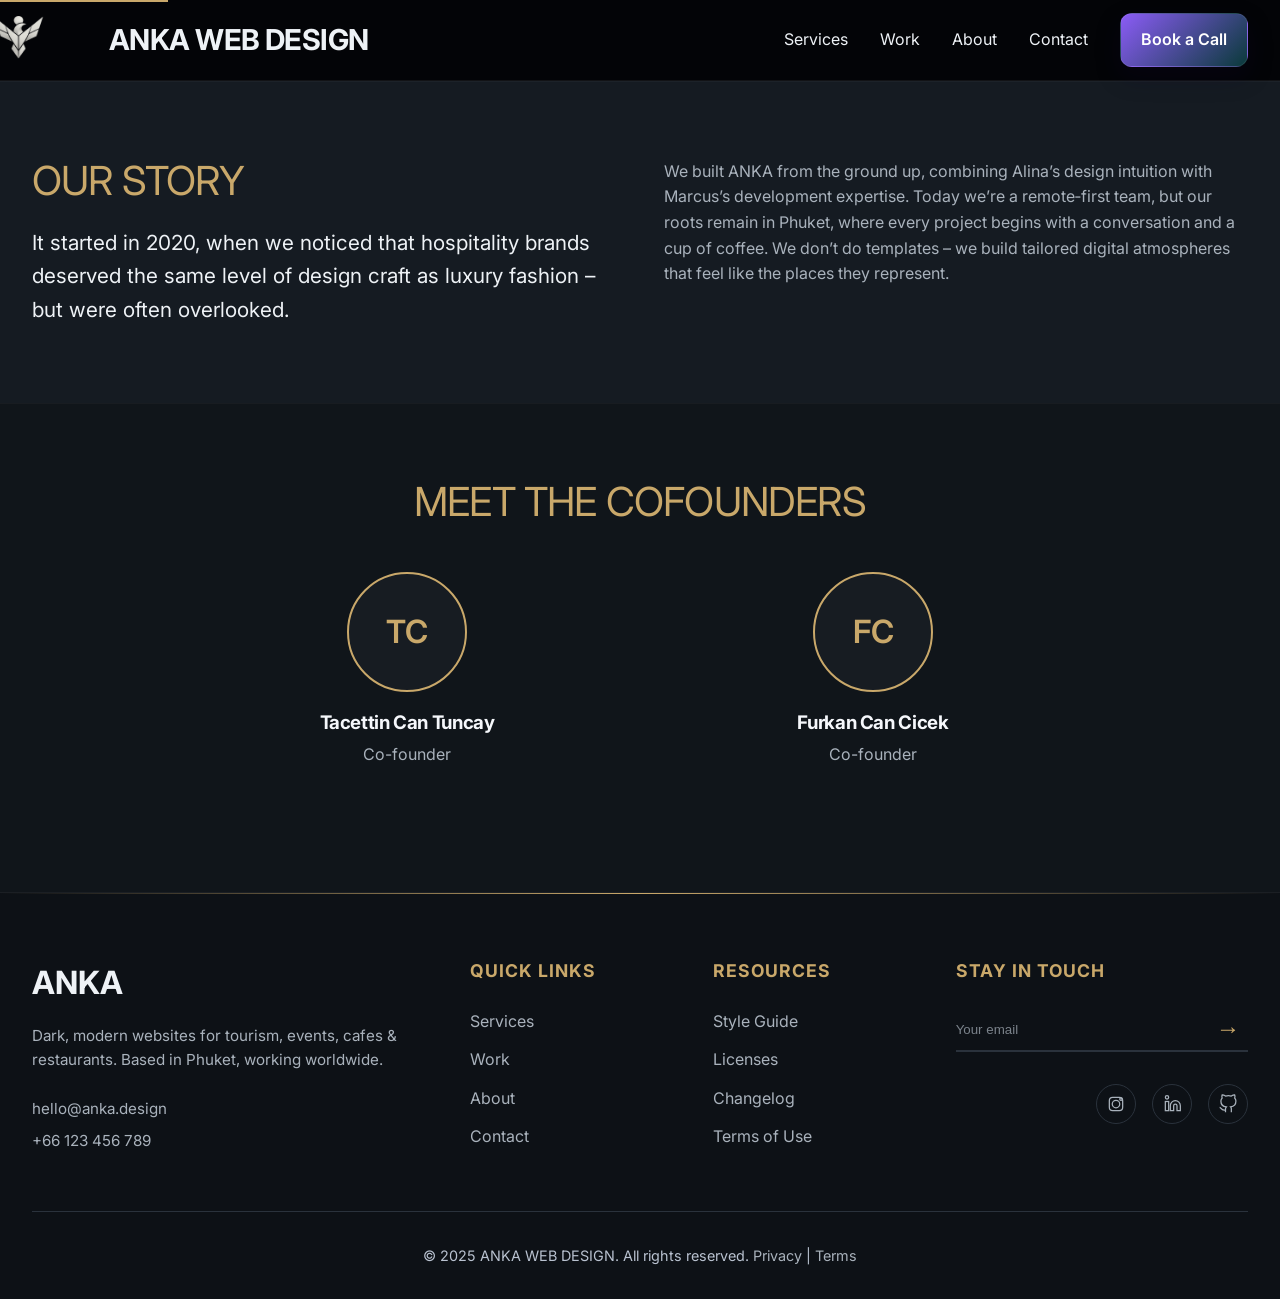
<file: about.html>
<!-- FILE: about.html -->
<!DOCTYPE html>
<html lang="en">
<head>
  <meta charset="UTF-8">
  <meta name="viewport" content="width=device-width, initial-scale=1.0">
  <title>About – ANKA WEB DESIGN</title>
  <meta name="description" content="Boutique studio crafting premium web experiences for hospitality and culture.">
  <link rel="preconnect" href="https://fonts.googleapis.com">
  <link rel="preconnect" href="https://fonts.gstatic.com" crossorigin>
  <link href="https://fonts.googleapis.com/css2?family=Inter:ital,opsz,wght@0,14..32,100..900;1,14..32,100..900&display=swap" rel="stylesheet">
  <link rel="stylesheet" href="assets/css/style.css">
</head>
<body>
  <a href="#main-content" class="skip-link">Skip to main content</a>

  <!-- Header (matches index) -->
  <header class="site-header">
    <div class="container header-container">
<a href="index.html" class="logo" aria-label="ANKA home">
  <img src="assets/img/anka-logo.png" alt="" class="logo-image">
  <span class="logo-text">ANKA WEB DESIGN</span>
</a>
      <button class="mobile-menu-toggle" id="menuToggle" aria-expanded="false" aria-label="Menu">
        <span></span><span></span><span></span>
      </button>
      <nav class="main-nav" id="mainNav">
        <ul class="nav-list">
          <li><a href="services.html">Services</a></li>
          <li><a href="work.html">Work</a></li>
          <li><a href="about.html" aria-current="page">About</a></li>
          <li><a href="contact.html">Contact</a></li>
        </ul>
        <a href="contact.html" class="btn btn-primary nav-cta">Book a Call</a>
      </nav>
    </div>
  </header>

  <main id="main-content">
    <!-- Hero‑style About header (inspired by index hero) -->
    <!-- Hero — Atelier Blueprint (About) -->


    </div>
  </div>
</section>


    </div>
  </div>
</section>

<!-- Our Story – clean two‑column layout -->
    <section id="story" class="section-block surface-2">
      <div class="container">
        <div class="grid-2">
          <div>
            <h2 class="section-title" style="margin-bottom: 1.5rem;">Our story</h2>
            <p class="text-large" style="color: var(--text-primary); font-size: 1.3rem; line-height: 1.6;">It started in 2020, when we noticed that hospitality brands deserved the same level of design craft as luxury fashion – but were often overlooked.</p>
          </div>
          <div>
            <p class="text-muted" style="color: var(--text-secondary);">We built ANKA from the ground up, combining Alina’s design intuition with Marcus’s development expertise. Today we’re a remote‑first team, but our roots remain in Phuket, where every project begins with a conversation and a cup of coffee. We don’t do templates – we build tailored digital atmospheres that feel like the places they represent.</p>
          </div>
        </div>
      </div>
    </section>

    <!-- Meet the Cofounders – two cards -->
    <section class="section-block surface-1">
      <div class="container">
        <h2 class="section-title" style="text-align:center;">Meet the cofounders</h2>

        <div class="team-grid" style="grid-template-columns:repeat(2,minmax(0,1fr));max-width:900px;margin-left:auto;margin-right:auto;">
          <div class="team-member">
            <div class="avatar" aria-hidden="true">TC</div>
            <h3 style="margin-bottom:.25rem;">Tacettin Can Tuncay</h3>
            <p style="color:var(--text-secondary);margin:0;">Co-founder</p>
          </div>

          <div class="team-member">
            <div class="avatar" aria-hidden="true">FC</div>
            <h3 style="margin-bottom:.25rem;">Furkan Can Cicek</h3>
            <p style="color:var(--text-secondary);margin:0;">Co-founder</p>
          </div>
        </div>
      </div>
    </section>

<!-- Optional simple CTA (like index's final CTA but without stats) -->
</main>

  <!-- Footer (rich version, same as index) -->
  <footer class="site-footer">
    <div class="container">
      <div class="footer-grid">
        <div class="footer-col">
          <a href="index.html" class="footer-logo">ANKA</a>
          <p class="footer-about">Dark, modern websites for tourism, events, cafes & restaurants. Based in Phuket, working worldwide.</p>
          <div class="footer-contact">
            <span>hello@anka.design</span>
            <span>+66 123 456 789</span>
          </div>
        </div>
        <div class="footer-col">
          <h4>Quick Links</h4>
          <ul class="footer-menu">
            <li><a href="services.html">Services</a></li>
            <li><a href="work.html">Work</a></li>
            <li><a href="about.html">About</a></li>
            <li><a href="contact.html">Contact</a></li>
          </ul>
        </div>
        <div class="footer-col">
          <h4>Resources</h4>
          <ul class="footer-menu">
            <li><a href="#">Style Guide</a></li>
            <li><a href="#">Licenses</a></li>
            <li><a href="#">Changelog</a></li>
            <li><a href="#">Terms of Use</a></li>
          </ul>
        </div>
        <div class="footer-col">
          <h4>Stay in touch</h4>
          <form class="newsletter-form" id="demoNewsletter">
            <input type="email" placeholder="Your email" aria-label="Email for newsletter">
            <button type="submit" class="btn-submit">→</button>
          </form>
          <div class="footer-social">
            <a href="#" aria-label="Instagram">
              <svg width="24" height="24" viewBox="0 0 24 24" fill="none" stroke="currentColor" stroke-width="1.5">
                <rect x="4" y="4" width="16" height="16" rx="4"/>
                <circle cx="18" cy="6" r="1.5"/>
                <circle cx="12" cy="12" r="4.5"/>
              </svg>
            </a>
            <a href="#" aria-label="LinkedIn">
              <svg width="24" height="24" viewBox="0 0 24 24" fill="none" stroke="currentColor" stroke-width="1.5">
                <path d="M16 8a6 6 0 0 1 6 6v6h-4v-6a2 2 0 0 0-4 0v6h-4v-6a6 6 0 0 1 6-6z"/>
                <rect x="4" y="9" width="4" height="11"/>
                <circle cx="6" cy="4" r="2"/>
              </svg>
            </a>
            <a href="#" aria-label="GitHub">
              <svg width="24" height="24" viewBox="0 0 24 24" fill="none" stroke="currentColor" stroke-width="1.5">
                <path d="M9 19c-5 1.5-5-2.5-7-3m14 6v-3.87a3.37 3.37 0 0 0-.94-2.61c3.14-.35 6.44-1.54 6.44-7A5.44 5.44 0 0 0 20 4.77 5.07 5.07 0 0 0 19.91 1S18.73.65 16 2.48a13.38 13.38 0 0 0-7 0C6.27.65 5.09 1 5.09 1A5.07 5.07 0 0 0 5 4.77a5.44 5.44 0 0 0-1.5 3.78c0 5.42 3.3 6.61 6.44 7A3.37 3.37 0 0 0 9 18.13V22"/>
              </svg>
            </a>
          </div>
        </div>
      </div>
      <div class="footer-bottom">
        <p>© 2025 ANKA WEB DESIGN. All rights reserved. <a href="#">Privacy</a> | <a href="#">Terms</a></p>
      </div>
    </div>
  </footer>

  <!-- Modal and toast (kept for compatibility) -->
  <div class="modal" id="projectModal" role="dialog" aria-modal="true" hidden>
    <div class="modal-overlay"></div>
    <div class="modal-content"><button class="modal-close">&times;</button><div class="modal-body"></div></div>
  </div>
  <div class="toast" id="successToast">Message sent (demo) – we’ll be in touch.</div>

  <script src="assets/js/work-data.js"></script>
  <script src="assets/js/main.js"></script>
</body>
</html>
</file>
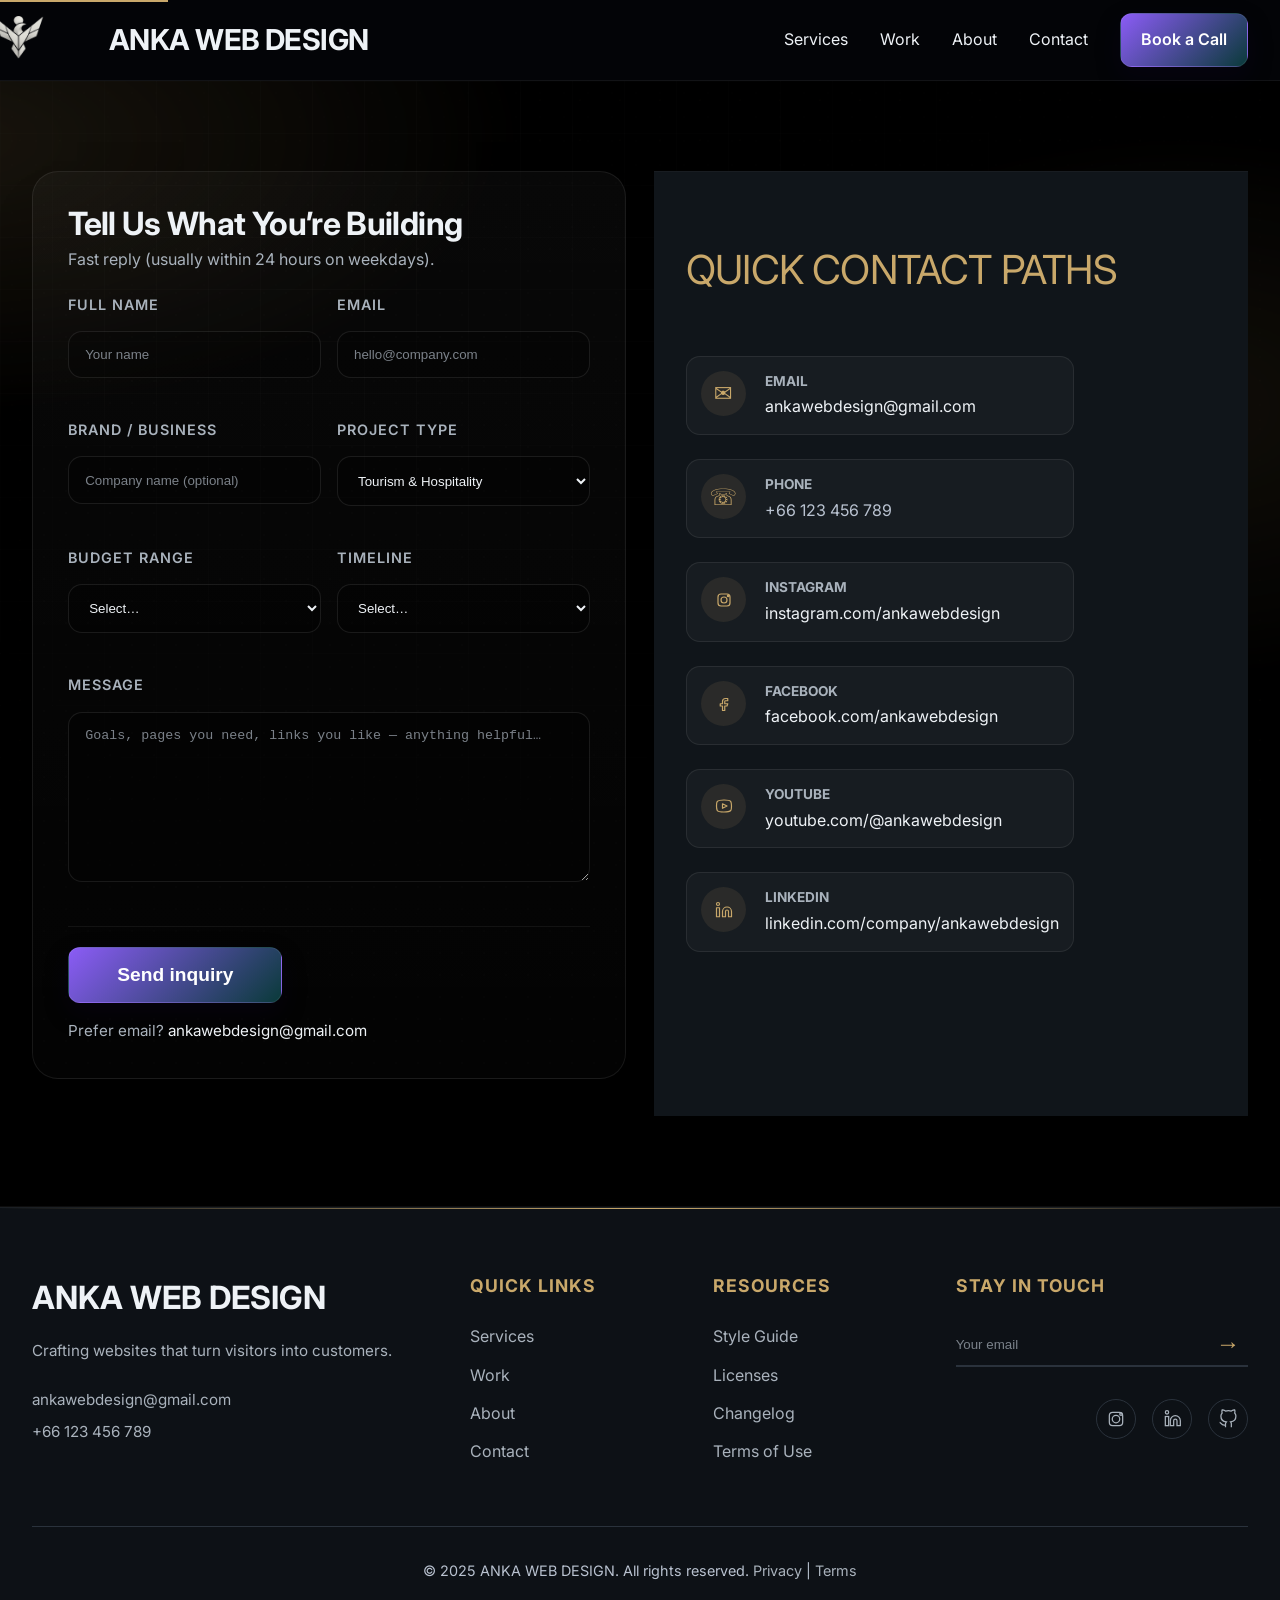
<file: contact.html>
<!DOCTYPE html>
<html lang="en">
<head>
  <meta charset="utf-8"/>
  <meta name="viewport" content="width=device-width, initial-scale=1.0"/>
  <title>Contact – ANKA WEB DESIGN</title>
  <meta name="description" content="Reach out – we’d love to hear about your project."/>

  <link rel="preconnect" href="https://fonts.googleapis.com"/>
  <link rel="preconnect" href="https://fonts.gstatic.com" crossorigin/>
  <link href="https://fonts.googleapis.com/css2?family=Inter:ital,opsz,wght@0,14..32,100..900;1,14..32,100..900&display=swap" rel="stylesheet"/>
  <link rel="stylesheet" href="assets/css/style.css"/>
</head>
<body>
  <a class="skip-link" href="#main-content">Skip to main content</a>

  <header class="site-header">
    <div class="container header-container">
      <a class="logo" href="index.html" aria-label="ANKA home">
        <img class="logo-image" src="assets/img/anka-logo.png" alt=""/>
        <span class="logo-text">ANKA WEB DESIGN</span>
      </a>

      <button class="mobile-menu-toggle" aria-expanded="false"><span></span><span></span><span></span></button>

      <nav class="main-nav" id="mainNav">
        <ul class="nav-list">
          <li><a href="services.html">Services</a></li>
          <li><a href="work.html">Work</a></li>
          <li><a href="about.html">About</a></li>
          <li><a href="contact.html" aria-current="page">Contact</a></li>
        </ul>
        <a href="contact.html" class="btn btn-primary nav-cta">Book a Call</a>
      </nav>
    </div>
  </header>

<main id="main-content">

  <section class="contact-hero-beacon">
    <div class="contact-hero-beacon__bg" aria-hidden="true">
      <div class="contact-hero-beacon__grid"></div>
      <div class="contact-hero-beacon__glow"></div>
      <div class="contact-hero-beacon__grain"></div>
    </div>

    <div class="container">
      <div class="contact-hero-beacon__layout">
        
        <div class="contact-form-card">
          <div class="contact-form-card__head">
            <h2 class="contact-form-card__title">Tell Us What You’re Building</h2>
            <p class="contact-form-card__sub">Fast reply (usually within 24 hours on weekdays).</p>
          </div>

          <form class="contact-form-v2" id="ankaContactForm" autocomplete="on">
            <div class="form-grid">
              <div class="form-group">
                <label for="fullName">Full name</label>
                <input id="fullName" name="name" type="text" placeholder="Your name" required/>
              </div>

              <div class="form-group">
                <label for="emailAddress">Email</label>
                <input id="emailAddress" name="email" type="email" placeholder="hello@company.com" required/>
              </div>

              <div class="form-group">
                <label for="brandName">Brand / business</label>
                <input id="brandName" name="brand" type="text" placeholder="Company name (optional)"/>
              </div>

              <div class="form-group">
                <label for="projectType">Project type</label>
                <select id="projectType" name="projectType">
                  <option value="tourism">Tourism & Hospitality</option>
                  <option value="events">Events</option>
                  <option value="restaurant">Cafe / Bar / Restaurant</option>
                  <option value="corporate">Corporate / Brand</option>
                  <option value="other">Other</option>
                </select>
              </div>

              <div class="form-group">
                <label for="budget">Budget range</label>
                <select id="budget" name="budget">
                  <option value="">Select…</option>
                  <option value="starter">$800 – $1,500</option>
                  <option value="growth">$1,500 – $3,500</option>
                  <option value="premium">$3,500 – $7,500</option>
                  <option value="enterprise">$7,500+</option>
                </select>
              </div>

              <div class="form-group">
                <label for="timeline">Timeline</label>
                <select id="timeline" name="timeline">
                  <option value="">Select…</option>
                  <option value="asap">ASAP</option>
                  <option value="2-4">2–4 weeks</option>
                  <option value="4-8">4–8 weeks</option>
                  <option value="flex">Flexible</option>
                </select>
              </div>

              <div class="form-group form-group--full">
                <label for="message">Message</label>
                <textarea id="message" name="message" rows="6" placeholder="Goals, pages you need, links you like — anything helpful…" required></textarea>
              </div>
            </div>

            <div class="form-actions">
              <button class="btn btn-primary btn-large" type="submit">Send inquiry</button>
              <p class="form-note">Prefer email? <a href="mailto:ankawebdesign@gmail.com">ankawebdesign@gmail.com</a></p>
            </div>
          </form>
        </div>



<section class="section-block surface-1" id="directConnect">
  <div class="container">
    <h2 class="section-title">Quick contact paths</h2>

    <div class="contact-grid">
      <div class="info-block">

        <!-- Email (framed) -->
        <div class="contact-item" style="border:1px solid rgba(255,255,255,.08); border-radius:14px; padding:14px; background:rgba(255,255,255,.03);">
          <span class="accent-icon" aria-hidden="true">✉</span>
          <div>
            <strong>Email</strong>
            <p class="muted"><a href="mailto:ankawebdesign@gmail.com">ankawebdesign@gmail.com</a></p>
          </div>
        </div>

        <!-- Phone (framed) -->
        <div class="contact-item" style="border:1px solid rgba(255,255,255,.08); border-radius:14px; padding:14px; background:rgba(255,255,255,.03); margin-top:12px;">
          <span class="accent-icon" aria-hidden="true">☏</span>
          <div>
            <strong>Phone</strong>
            <p class="muted">+66 123 456 789</p>
          </div>
        </div>

        <!-- Instagram (framed) -->
        <div class="contact-item" style="border:1px solid rgba(255,255,255,.08); border-radius:14px; padding:14px; background:rgba(255,255,255,.03); margin-top:12px;">
          <span class="accent-icon" aria-hidden="true">
            <svg width="18" height="18" viewBox="0 0 24 24" fill="none" stroke="currentColor" stroke-width="1.6">
              <rect x="4" y="4" width="16" height="16" rx="4"></rect>
              <circle cx="12" cy="12" r="4"></circle>
              <circle cx="17.5" cy="6.5" r="1"></circle>
            </svg>
          </span>
          <div>
            <strong>Instagram</strong>
            <p class="muted"><a href="#" target="_blank" rel="noopener">instagram.com/ankawebdesign</a></p>
          </div>
        </div>

        <!-- Facebook (framed) -->
        <div class="contact-item" style="border:1px solid rgba(255,255,255,.08); border-radius:14px; padding:14px; background:rgba(255,255,255,.03); margin-top:12px;">
          <span class="accent-icon" aria-hidden="true">
            <svg width="18" height="18" viewBox="0 0 24 24" fill="none" stroke="currentColor" stroke-width="1.6" stroke-linecap="round" stroke-linejoin="round">
              <path d="M14 9h3V6h-3c-2.2 0-4 1.8-4 4v3H7v3h3v6h3v-6h3l1-3h-4v-3c0-.6.4-1 1-1z"></path>
            </svg>
          </span>
          <div>
            <strong>Facebook</strong>
            <p class="muted"><a href="#" target="_blank" rel="noopener">facebook.com/ankawebdesign</a></p>
          </div>
        </div>

        <!-- YouTube (framed) -->
        <div class="contact-item" style="border:1px solid rgba(255,255,255,.08); border-radius:14px; padding:14px; background:rgba(255,255,255,.03); margin-top:12px;">
          <span class="accent-icon" aria-hidden="true">
            <svg width="18" height="18" viewBox="0 0 24 24" fill="none" stroke="currentColor" stroke-width="1.6" stroke-linecap="round" stroke-linejoin="round">
              <path d="M22 12s0-4-1-6-3-2-9-2-8 1-9 2-1 6-1 6 0 4 1 6 3 2 9 2 8-1 9-2 1-6 1-6z"></path>
              <path d="M10 15V9l6 3-6 3z"></path>
            </svg>
          </span>
          <div>
            <strong>YouTube</strong>
            <p class="muted"><a href="#" target="_blank" rel="noopener">youtube.com/@ankawebdesign</a></p>
          </div>
        </div>

        <!-- LinkedIn (framed) -->
        <div class="contact-item" style="border:1px solid rgba(255,255,255,.08); border-radius:14px; padding:14px; background:rgba(255,255,255,.03); margin-top:12px;">
          <span class="accent-icon" aria-hidden="true">
            <svg width="18" height="18" viewBox="0 0 24 24" fill="none" stroke="currentColor" stroke-width="1.6" stroke-linecap="round" stroke-linejoin="round">
              <path d="M16 8a6 6 0 0 1 6 6v7h-4v-7a2 2 0 0 0-4 0v7h-4v-7a6 6 0 0 1 6-6z"></path>
              <rect x="2" y="9" width="4" height="12"></rect>
              <circle cx="4" cy="4" r="2"></circle>
            </svg>
          </span>
          <div>
            <strong>LinkedIn</strong>
            <p class="muted"><a href="#" target="_blank" rel="noopener">linkedin.com/company/ankawebdesign</a></p>
          </div>
        </div>

      </div>
    </div>
  </div>
</section>

</main>

  <!-- Footer (from index.html) -->
  <footer class="site-footer">
    <div class="container">
      <div class="footer-grid">
        <div class="footer-col">
          <a href="index.html" class="footer-logo">ANKA WEB DESIGN</a>
          <p class="footer-about">Crafting websites that turn visitors into customers.</p>
          <div class="footer-contact">
            <span>ankawebdesign@gmail.com</span>
            <span>+66 123 456 789</span>
          </div>
        </div>

        <div class="footer-col">
          <h4>Quick Links</h4>
          <ul class="footer-menu">
            <li><a href="services.html">Services</a></li>
            <li><a href="work.html">Work</a></li>
            <li><a href="about.html">About</a></li>
            <li><a href="contact.html">Contact</a></li>
          </ul>
        </div>

        <div class="footer-col">
          <h4>Resources</h4>
          <ul class="footer-menu">
            <li><a href="#">Style Guide</a></li>
            <li><a href="#">Licenses</a></li>
            <li><a href="#">Changelog</a></li>
            <li><a href="#">Terms of Use</a></li>
          </ul>
        </div>

        <div class="footer-col">
          <h4>Stay in touch</h4>
          <form class="newsletter-form" id="demoNewsletter">
            <input type="email" placeholder="Your email" aria-label="Email for newsletter"/>
            <button type="submit" class="btn-submit">→</button>
          </form>
          <div class="footer-social">
            <a href="#" aria-label="Instagram">
              <svg width="24" height="24" viewBox="0 0 24 24" fill="none" stroke="currentColor" stroke-width="1.5">
                <rect x="4" y="4" width="16" height="16" rx="4"/>
                <circle cx="18" cy="6" r="1.5"/>
                <circle cx="12" cy="12" r="4.5"/>
              </svg>
            </a>
            <a href="#" aria-label="LinkedIn">
              <svg width="24" height="24" viewBox="0 0 24 24" fill="none" stroke="currentColor" stroke-width="1.5">
                <path d="M16 8a6 6 0 0 1 6 6v6h-4v-6a2 2 0 0 0-4 0v6h-4v-6a6 6 0 0 1 6-6z"/>
                <rect x="4" y="9" width="4" height="11"/>
                <circle cx="6" cy="4" r="2"/>
              </svg>
            </a>
            <a href="#" aria-label="GitHub">
              <svg width="24" height="24" viewBox="0 0 24 24" fill="none" stroke="currentColor" stroke-width="1.5">
                <path d="M9 19c-5 1.5-5-2.5-7-3m14 6v-3.87a3.37 3.37 0 0 0-.94-2.61c3.14-.35 6.44-1.54 6.44-7A5.44 5.44 0 0 0 20 4.77 5.07 5.07 0 0 0 19.91 1S18.73.65 16 2.48a13.38 13.38 0 0 0-7 0C6.27.65 5.09 1 5.09 1A5.07 5.07 0 0 0 5 4.77a5.44 5.44 0 0 0-1.5 3.78c0 5.42 3.3 6.61 6.44 7A3.37 3.37 0 0 0 9 18.13V22"/>
              </svg>
            </a>
          </div>
        </div>
      </div>

      <div class="footer-bottom">
        <p>© 2025 ANKA WEB DESIGN. All rights reserved. <a href="#">Privacy</a> | <a href="#">Terms</a></p>
      </div>
    </div>
  </footer>

  <script src="assets/js/main.js"></script>
</body>
</html>
</file>
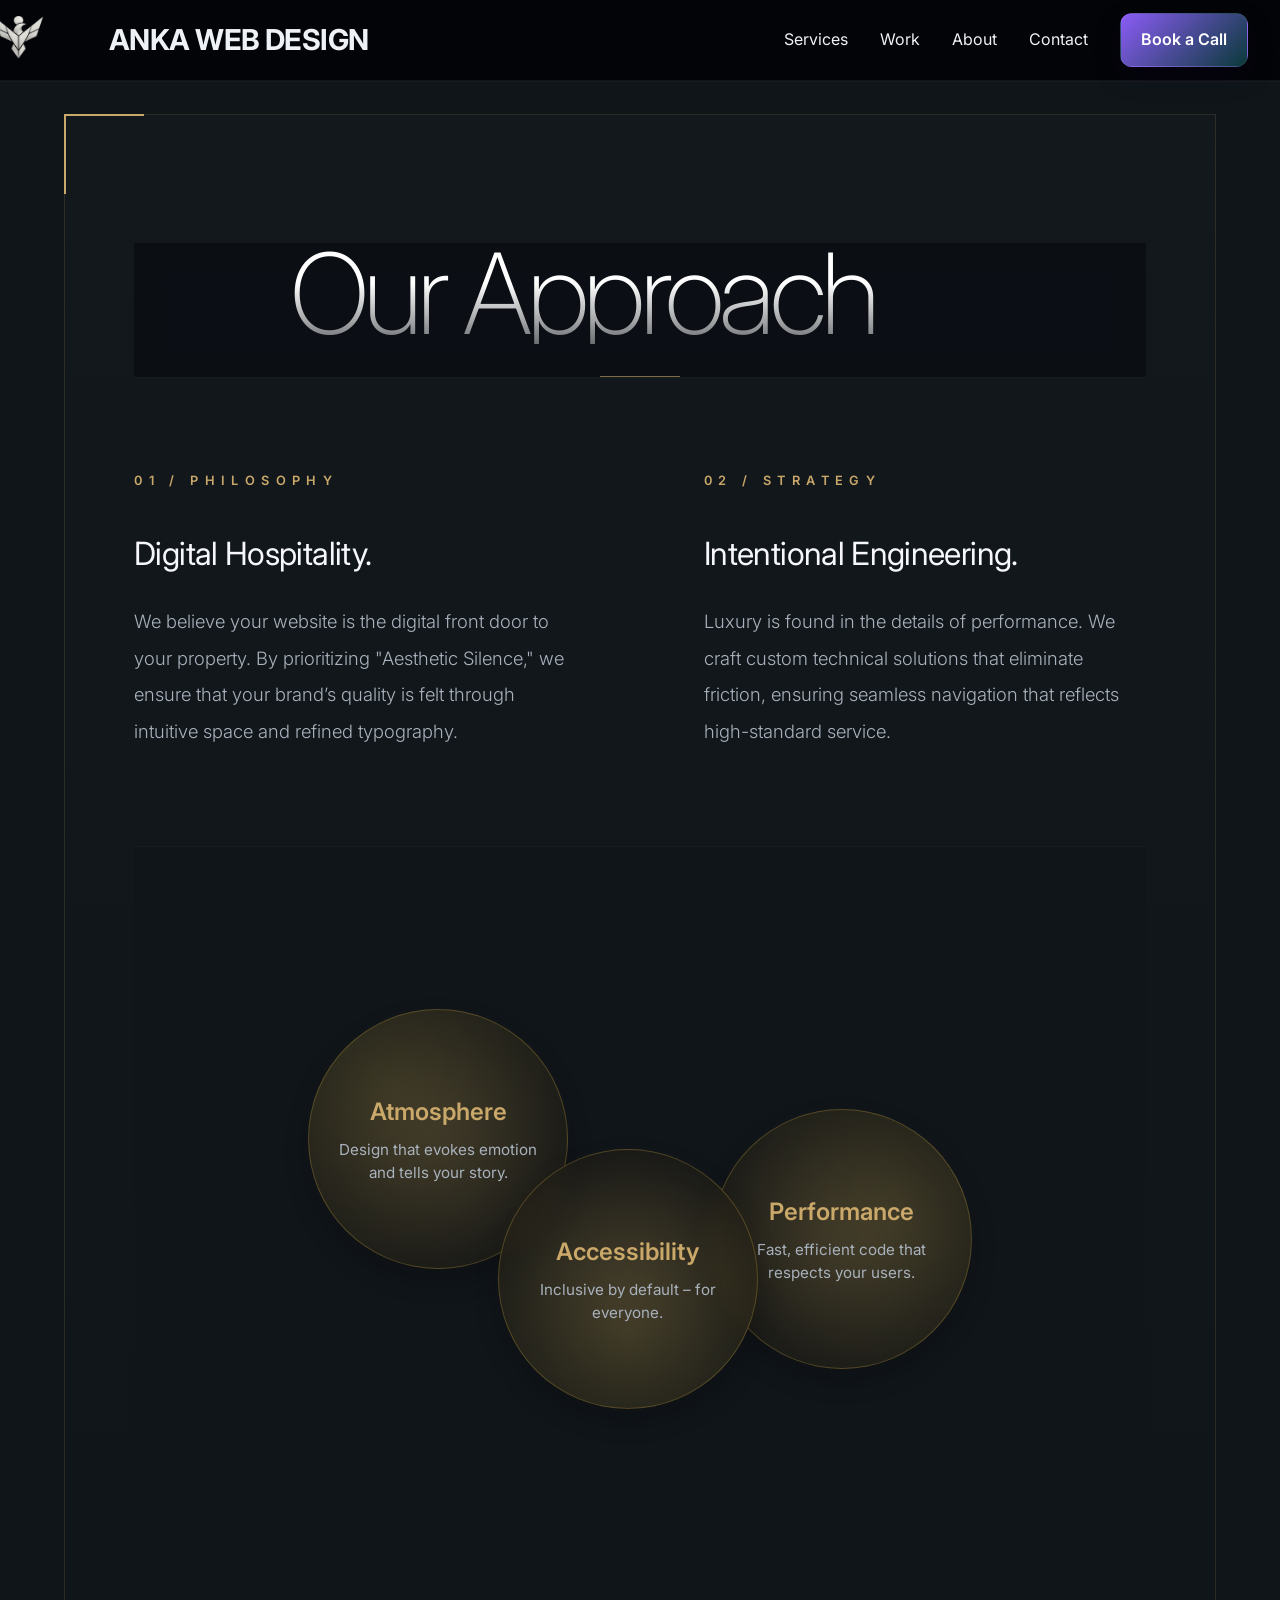
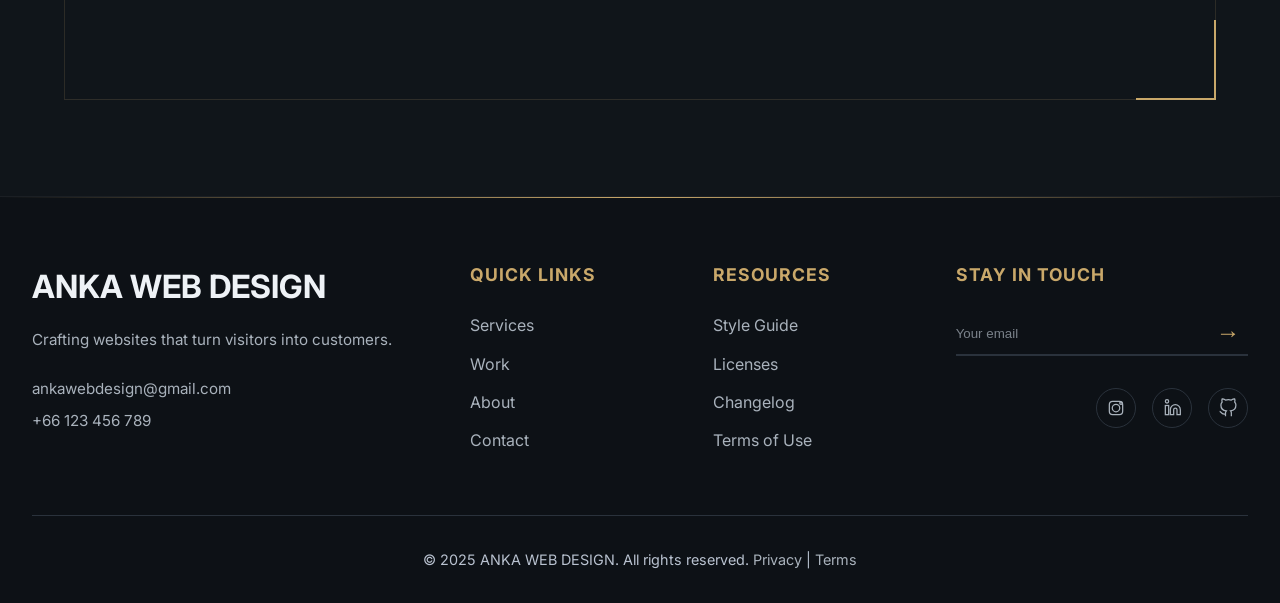
<file: services.html>
<!DOCTYPE html>
<html lang="en">
<head>
  <meta charset="UTF-8">
  <meta name="viewport" content="width=device-width, initial-scale=1.0">
  <title>Approach – ANKA WEB DESIGN</title>
  <meta name="description" content="Our philosophy on digital hospitality and intentional design.">
  <link rel="preconnect" href="https://fonts.googleapis.com">
  <link rel="preconnect" href="https://fonts.gstatic.com" crossorigin>
  <link href="https://fonts.googleapis.com/css2?family=Inter:ital,opsz,wght@0,14..32,100..900;1,14..32,100..900&display=swap" rel="stylesheet">
  <link rel="stylesheet" href="assets/css/style.css">
  <style>
    /* Specific styling for the "Text-Heavy" Editorial Look */
    .editorial-frame {
      border: 1px solid rgba(201, 168, 106, 0.2);
      padding: 4rem;
      margin-top: 2rem;
      position: relative;
    }
    .approach-intro {
      max-width: 800px;
      font-size: 1.5rem;
      line-height: 1.4;
      color: var(--text-primary);
      margin-bottom: 4rem;
      font-weight: 300;
    }
    .philosophy-item {
      margin-bottom: 6rem;
      max-width: 700px;
    }
    .philosophy-item:last-child { margin-bottom: 0; }
    
    .philosophy-num {
      font-family: serif; /* Adds a touch of luxury contrast */
      font-style: italic;
      color: var(--accent);
      font-size: 1.2rem;
      display: block;
      margin-bottom: 1rem;
    }
    .philosophy-item h2 {
      font-size: 2.5rem;
      margin-bottom: 1.5rem;
      letter-spacing: -0.02em;
    }
    .philosophy-item p {
      font-size: 1.1rem;
      color: var(--text-secondary);
      line-height: 1.8;
    }
    @media (max-width: 768px) {
      .editorial-frame { padding: 1.5rem; }
      .approach-intro { font-size: 1.2rem; }
    }
  </style>
</head>
<body>
  <header class="site-header">
    <div class="container header-container">
    <a href="index.html" class="logo" aria-label="ANKA home">
  <img src="assets/img/anka-logo.png" alt="" class="logo-image">
  <span class="logo-text">ANKA WEB DESIGN</span>
</a>
      
      <nav class="main-nav" id="mainNav">
        <ul class="nav-list">
          <li><a href="services.html">Services</a></li>
          <li><a href="work.html">Work</a></li>
          <li><a href="about.html">About</a></li>
          <li><a href="contact.html">Contact</a></li>
        </ul>
        <a href="contact.html" class="btn btn-primary nav-cta">Book a Call</a>
      </nav>
    </div>
  </header>

  <main id="main-content">
<section class="section-block surface-1" style="padding: 2rem 0 6rem 0;">
  <div class="container" style="max-width: 95%; width: 100%;">
    
    <div class="approach-master-frame" style="
      border: 1px solid rgba(201, 168, 106, 0.15);
      padding: 8rem 6%; 
      position: relative;
      background: linear-gradient(180deg, rgba(255,255,255,0.01) 0%, rgba(255,255,255,0) 100%);
      width: 100%;
      margin: 0 auto;
    ">
      
      <header style="margin-bottom: 6rem; text-align: center;">
        <h1 style="
          font-size: clamp(3.5rem, 10vw, 7rem); /* Increased size for full-width impact */
          line-height: 0.9; 
          font-weight: 200; 
          letter-spacing: -0.05em;
          color: var(--text-primary);
          text-transform: capitalize;
          margin-bottom: 2rem;
          background: linear-gradient(to bottom, #fff 40%, rgba(255,255,255,0.4) 100%);
          -webkit-background-clip: text;
          -webkit-text-fill-color: transparent;
        ">
          Our Approach
        </h1>
        <div style="
          width: 80px; 
          height: 1px; 
          background: var(--accent); 
          margin: 0 auto; 
          opacity: 0.6;
        "></div>
      </header>

      <div style="
        display: grid; 
        grid-template-columns: repeat(auto-fit, minmax(400px, 1fr)); 
        gap: 8rem; 
        text-align: left;
        margin-bottom: 6rem;
      ">
        <div class="approach-block">
          <h2 style="
            font-size: 0.8rem; 
            color: var(--accent); 
            margin-bottom: 2.5rem; 
            font-weight: 600; 
            text-transform: uppercase; 
            letter-spacing: 0.5em;
          ">
            01 / Philosophy
          </h2>
          <h3 style="font-size: 2rem; margin-bottom: 1.5rem; font-weight: 400; letter-spacing: -0.02em;">Digital Hospitality.</h3>
          <p style="color: var(--text-secondary); line-height: 2; font-size: 1.15rem; font-weight: 300; max-width: 600px;">
            We believe your website is the digital front door to your property. By prioritizing "Aesthetic Silence," we ensure that your brand’s quality is felt through intuitive space and refined typography.
          </p>
        </div>

        <div class="approach-block">
          <h2 style="
            font-size: 0.8rem; 
            color: var(--accent); 
            margin-bottom: 2.5rem; 
            font-weight: 600; 
            text-transform: uppercase; 
            letter-spacing: 0.5em;
          ">
            02 / Strategy
          </h2>
          <h3 style="font-size: 2rem; margin-bottom: 1.5rem; font-weight: 400; letter-spacing: -0.02em;">Intentional Engineering.</h3>
          <p style="color: var(--text-secondary); line-height: 2; font-size: 1.15rem; font-weight: 300; max-width: 600px;">
            Luxury is found in the details of performance. We craft custom technical solutions that eliminate friction, ensuring seamless navigation that reflects high-standard service.
          </p>
          
        </div>
      </div>

      <div style="position: absolute; top: -1px; left: -1px; width: 80px; height: 80px; border-top: 2px solid var(--accent); border-left: 2px solid var(--accent);"></div>
      <div style="position: absolute; bottom: -1px; right: -1px; width: 80px; height: 80px; border-bottom: 2px solid var(--accent); border-right: 2px solid var(--accent);"></div>
     <section class="approach-metaphor section-block surface-1">
  <div class="container">
    <div class="metaphor-container">
      <div class="circle circle-atmosphere">
        <div class="circle-glow"></div>
        <span class="circle-label">Atmosphere</span>
        <p class="circle-desc">Design that evokes emotion and tells your story.</p>
      </div>
      <div class="circle circle-performance">
        <div class="circle-glow"></div>
        <span class="circle-label">Performance</span>
        <p class="circle-desc">Fast, efficient code that respects your users.</p>
      </div>
      <div class="circle circle-accessibility">
        <div class="circle-glow"></div>
        <span class="circle-label">Accessibility</span>
        <p class="circle-desc">Inclusive by default – for everyone.</p>
      </div>
      

    </div>
  </div>
</section> 
    </div>
  </div>
</section>

  </main>

  <footer class="site-footer">
  <div class="container">
    <div class="footer-grid">
      <!-- Column 1: Company -->
      <div class="footer-col">
        <a href="index.html" class="footer-logo">ANKA WEB DESIGN</a>
        <p class="footer-about">Crafting websites that turn visitors into customers.</p>
        <div class="footer-contact">
          <span>ankawebdesign@gmail.com</span>
          <span>+66 123 456 789</span>
        </div>
      </div>

      <!-- Column 2: Quick Links -->
      <div class="footer-col">
        <h4>Quick Links</h4>
        <ul class="footer-menu">
          <li><a href="services.html">Services</a></li>
          <li><a href="work.html">Work</a></li>
          <li><a href="about.html">About</a></li>
          <li><a href="contact.html">Contact</a></li>
        </ul>
      </div>

      <!-- Column 3: Resources -->
      <div class="footer-col">
        <h4>Resources</h4>
        <ul class="footer-menu">
          <li><a href="#">Style Guide</a></li>
          <li><a href="#">Licenses</a></li>
          <li><a href="#">Changelog</a></li>
          <li><a href="#">Terms of Use</a></li>
        </ul>
      </div>

      <!-- Column 4: Newsletter & Social -->
      <div class="footer-col">
        <h4>Stay in touch</h4>
        <form class="newsletter-form" id="demoNewsletter">
          <input type="email" placeholder="Your email" aria-label="Email for newsletter">
          <button type="submit" class="btn-submit">→</button>
        </form>
        <div class="footer-social">
          <a href="#" aria-label="Instagram">
            <svg width="24" height="24" viewBox="0 0 24 24" fill="none" stroke="currentColor" stroke-width="1.5">
              <rect x="4" y="4" width="16" height="16" rx="4"/>
              <circle cx="18" cy="6" r="1.5"/>
              <circle cx="12" cy="12" r="4.5"/>
            </svg>
          </a>
          <a href="#" aria-label="LinkedIn">
            <svg width="24" height="24" viewBox="0 0 24 24" fill="none" stroke="currentColor" stroke-width="1.5">
              <path d="M16 8a6 6 0 0 1 6 6v6h-4v-6a2 2 0 0 0-4 0v6h-4v-6a6 6 0 0 1 6-6z"/>
              <rect x="4" y="9" width="4" height="11"/>
              <circle cx="6" cy="4" r="2"/>
            </svg>
          </a>
          <a href="#" aria-label="GitHub">
            <svg width="24" height="24" viewBox="0 0 24 24" fill="none" stroke="currentColor" stroke-width="1.5">
              <path d="M9 19c-5 1.5-5-2.5-7-3m14 6v-3.87a3.37 3.37 0 0 0-.94-2.61c3.14-.35 6.44-1.54 6.44-7A5.44 5.44 0 0 0 20 4.77 5.07 5.07 0 0 0 19.91 1S18.73.65 16 2.48a13.38 13.38 0 0 0-7 0C6.27.65 5.09 1 5.09 1A5.07 5.07 0 0 0 5 4.77a5.44 5.44 0 0 0-1.5 3.78c0 5.42 3.3 6.61 6.44 7A3.37 3.37 0 0 0 9 18.13V22"/>
            </svg>
          </a>
        </div>
      </div>
    </div>

    <div class="footer-bottom">
      <p>© 2025 ANKA WEB DESIGN. All rights reserved. <a href="#">Privacy</a> | <a href="#">Terms</a></p>
    </div>
  </div>
</footer>
</body>
</html>
</file>
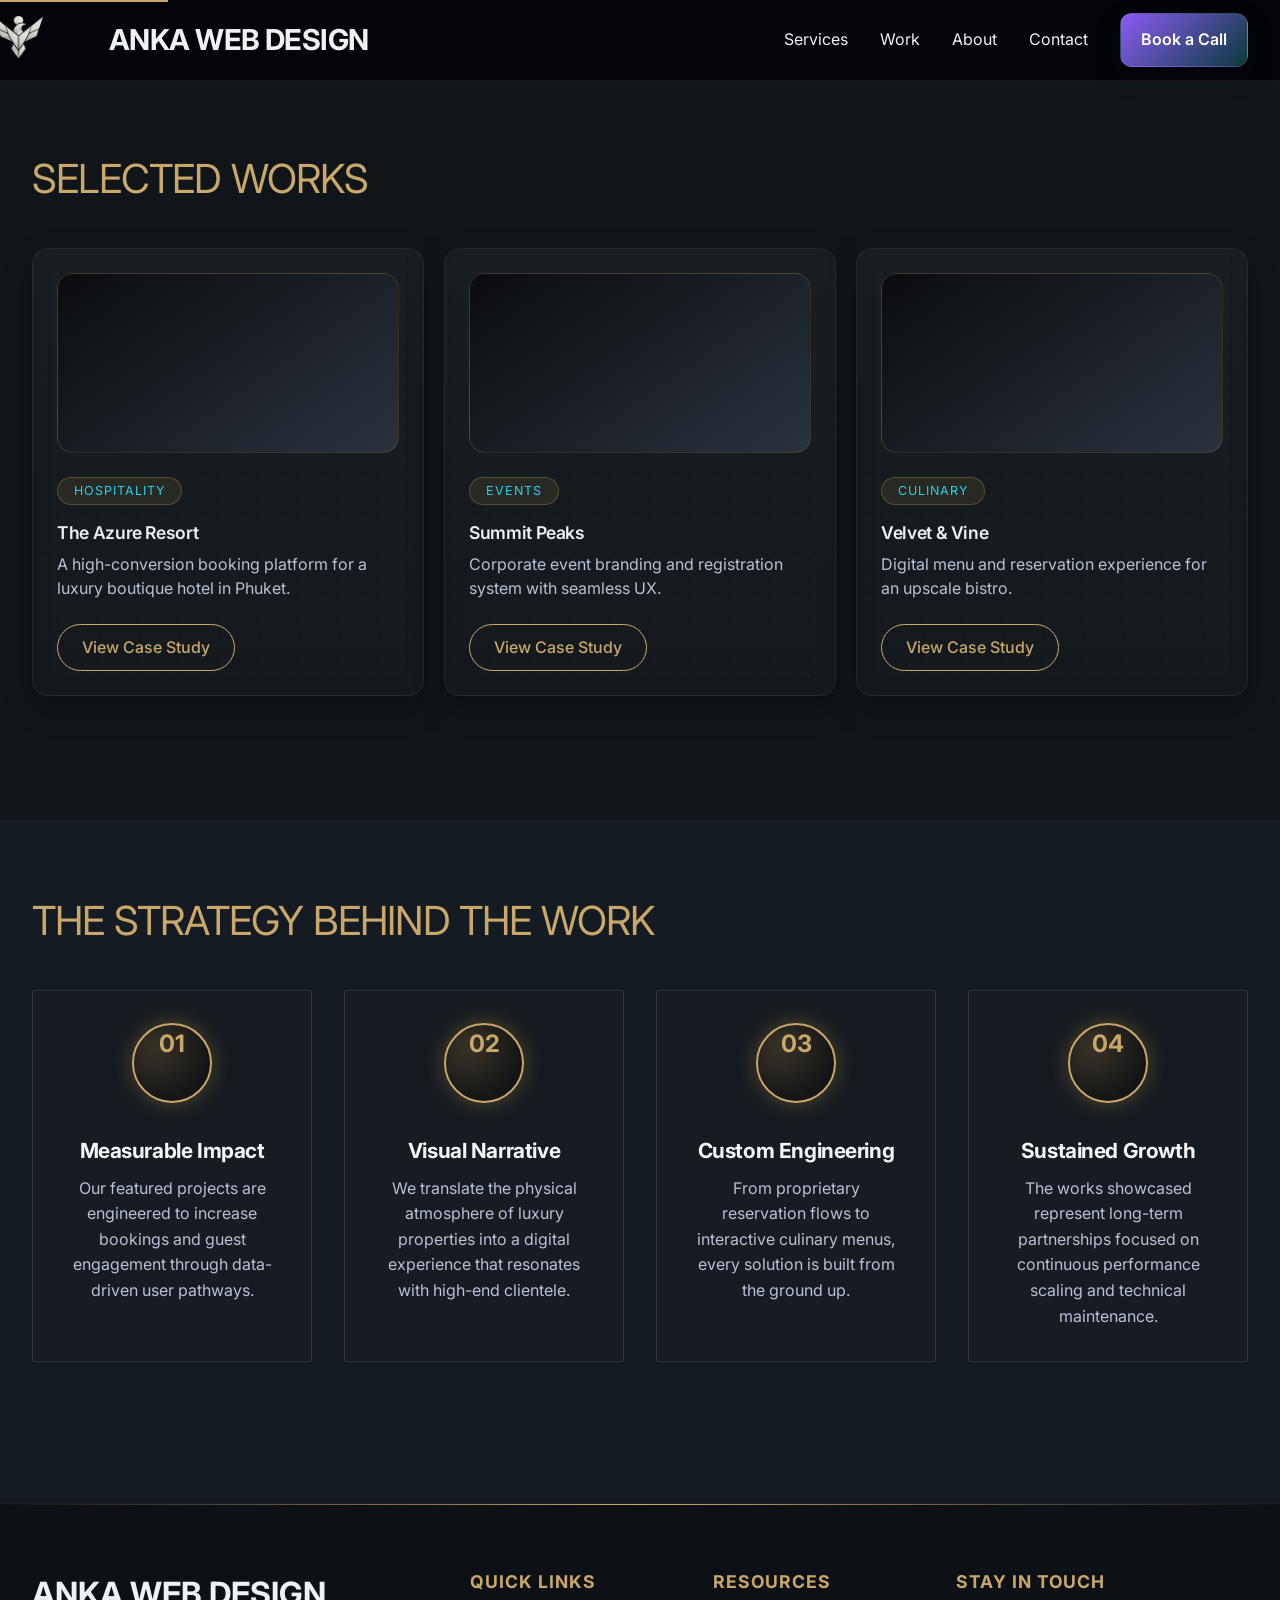
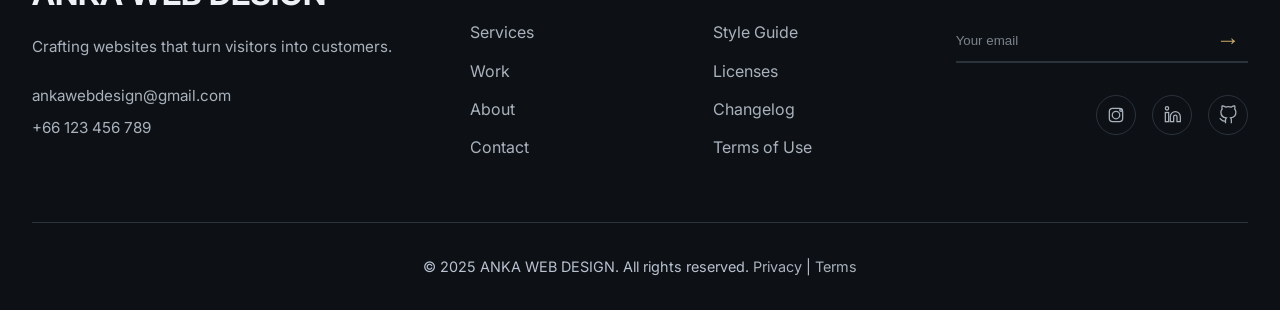
<file: work.html>
<!DOCTYPE html>
<html lang="en">
<head>
  <meta charset="UTF-8">
  <meta name="viewport" content="width=device-width, initial-scale=1.0">
  <title>Work – ANKA WEB DESIGN</title>
  <meta name="description" content="Portfolio of premium websites for tourism, events, cafes & restaurants.">
  <link rel="preconnect" href="https://fonts.googleapis.com">
  <link rel="preconnect" href="https://fonts.gstatic.com" crossorigin>
  <link href="https://fonts.googleapis.com/css2?family=Inter:ital,opsz,wght@0,14..32,100..900;1,14..32,100..900&display=swap" rel="stylesheet">
  <link rel="stylesheet" href="assets/css/style.css">
</head>
<body>
  <a href="#main-content" class="skip-link">Skip to main content</a>

<header class="site-header">
    <div class="container header-container">
    <a href="index.html" class="logo" aria-label="ANKA home">
  <img src="assets/img/anka-logo.png" alt="" class="logo-image">
  <span class="logo-text">ANKA WEB DESIGN</span>
</a>
      
      <nav class="main-nav" id="mainNav">
        <ul class="nav-list">
          <li><a href="services.html">Services</a></li>
          <li><a href="work.html">Work</a></li>
          <li><a href="about.html">About</a></li>
          <li><a href="contact.html">Contact</a></li>
        </ul>
        <a href="contact.html" class="btn btn-primary nav-cta">Book a Call</a>
      </nav>
    </div>
  </header>

  <main id="main-content">
    <section class="section-block surface-1">
      <div class="container">
        <h1 class="section-title">Selected Works</h1>
        <div class="demo-grid">
          <article class="demo-card">
            <div class="demo-image"></div>
            <span class="category">Hospitality</span>
            <h3>The Azure Resort</h3>
            <p>A high-conversion booking platform for a luxury boutique hotel in Phuket.</p>
            <a href="#" class="btn-small">View Case Study</a>
          </article>

          <article class="demo-card">
            <div class="demo-image"></div>
            <span class="category">Events</span>
            <h3>Summit Peaks</h3>
            <p>Corporate event branding and registration system with seamless UX.</p>
            <a href="#" class="btn-small">View Case Study</a>
          </article>

          <article class="demo-card">
            <div class="demo-image"></div>
            <span class="category">Culinary</span>
            <h3>Velvet & Vine</h3>
            <p>Digital menu and reservation experience for an upscale bistro.</p>
            <a href="#" class="btn-small">View Case Study</a>
          </article>
        </div>
      </div>
    </section>

<section class="section-block surface-2">
      <div class="container">
        <h2 class="section-title">The Strategy Behind the Work</h2>
        <div class="expertise-grid">
          
          <div class="expertise-card">
            <div class="step-marker" style="margin-bottom: 1.5rem; display: inline-block;">01</div>
            <h3>Measurable Impact</h3>
            <p>Our featured projects are engineered to increase bookings and guest engagement through data-driven user pathways.</p>
          </div>

          <div class="expertise-card">
            <div class="step-marker" style="margin-bottom: 1.5rem; display: inline-block;">02</div>
            <h3>Visual Narrative</h3>
            <p>We translate the physical atmosphere of luxury properties into a digital experience that resonates with high-end clientele.</p>
          </div>

          <div class="expertise-card">
            <div class="step-marker" style="margin-bottom: 1.5rem; display: inline-block;">03</div>
            <h3>Custom Engineering</h3>
            <p>From proprietary reservation flows to interactive culinary menus, every solution is built from the ground up.</p>
          </div>

          <div class="expertise-card">
            <div class="step-marker" style="margin-bottom: 1.5rem; display: inline-block;">04</div>
            <h3>Sustained Growth</h3>
            <p>The works showcased represent long-term partnerships focused on continuous performance scaling and technical maintenance.</p>
          </div>

        </div>
      </div>
    </section>
  </main>

  <footer class="site-footer">
  <div class="container">
    <div class="footer-grid">
      <!-- Column 1: Company -->
      <div class="footer-col">
        <a href="index.html" class="footer-logo">ANKA WEB DESIGN</a>
        <p class="footer-about">Crafting websites that turn visitors into customers.</p>
        <div class="footer-contact">
          <span>ankawebdesign@gmail.com</span>
          <span>+66 123 456 789</span>
        </div>
      </div>

      <!-- Column 2: Quick Links -->
      <div class="footer-col">
        <h4>Quick Links</h4>
        <ul class="footer-menu">
          <li><a href="services.html">Services</a></li>
          <li><a href="work.html">Work</a></li>
          <li><a href="about.html">About</a></li>
          <li><a href="contact.html">Contact</a></li>
        </ul>
      </div>

      <!-- Column 3: Resources -->
      <div class="footer-col">
        <h4>Resources</h4>
        <ul class="footer-menu">
          <li><a href="#">Style Guide</a></li>
          <li><a href="#">Licenses</a></li>
          <li><a href="#">Changelog</a></li>
          <li><a href="#">Terms of Use</a></li>
        </ul>
      </div>

      <!-- Column 4: Newsletter & Social -->
      <div class="footer-col">
        <h4>Stay in touch</h4>
        <form class="newsletter-form" id="demoNewsletter">
          <input type="email" placeholder="Your email" aria-label="Email for newsletter">
          <button type="submit" class="btn-submit">→</button>
        </form>
        <div class="footer-social">
          <a href="#" aria-label="Instagram">
            <svg width="24" height="24" viewBox="0 0 24 24" fill="none" stroke="currentColor" stroke-width="1.5">
              <rect x="4" y="4" width="16" height="16" rx="4"/>
              <circle cx="18" cy="6" r="1.5"/>
              <circle cx="12" cy="12" r="4.5"/>
            </svg>
          </a>
          <a href="#" aria-label="LinkedIn">
            <svg width="24" height="24" viewBox="0 0 24 24" fill="none" stroke="currentColor" stroke-width="1.5">
              <path d="M16 8a6 6 0 0 1 6 6v6h-4v-6a2 2 0 0 0-4 0v6h-4v-6a6 6 0 0 1 6-6z"/>
              <rect x="4" y="9" width="4" height="11"/>
              <circle cx="6" cy="4" r="2"/>
            </svg>
          </a>
          <a href="#" aria-label="GitHub">
            <svg width="24" height="24" viewBox="0 0 24 24" fill="none" stroke="currentColor" stroke-width="1.5">
              <path d="M9 19c-5 1.5-5-2.5-7-3m14 6v-3.87a3.37 3.37 0 0 0-.94-2.61c3.14-.35 6.44-1.54 6.44-7A5.44 5.44 0 0 0 20 4.77 5.07 5.07 0 0 0 19.91 1S18.73.65 16 2.48a13.38 13.38 0 0 0-7 0C6.27.65 5.09 1 5.09 1A5.07 5.07 0 0 0 5 4.77a5.44 5.44 0 0 0-1.5 3.78c0 5.42 3.3 6.61 6.44 7A3.37 3.37 0 0 0 9 18.13V22"/>
            </svg>
          </a>
        </div>
      </div>
    </div>

    <div class="footer-bottom">
      <p>© 2025 ANKA WEB DESIGN. All rights reserved. <a href="#">Privacy</a> | <a href="#">Terms</a></p>
    </div>
  </div>
</footer>
</body>
</html>
</file>
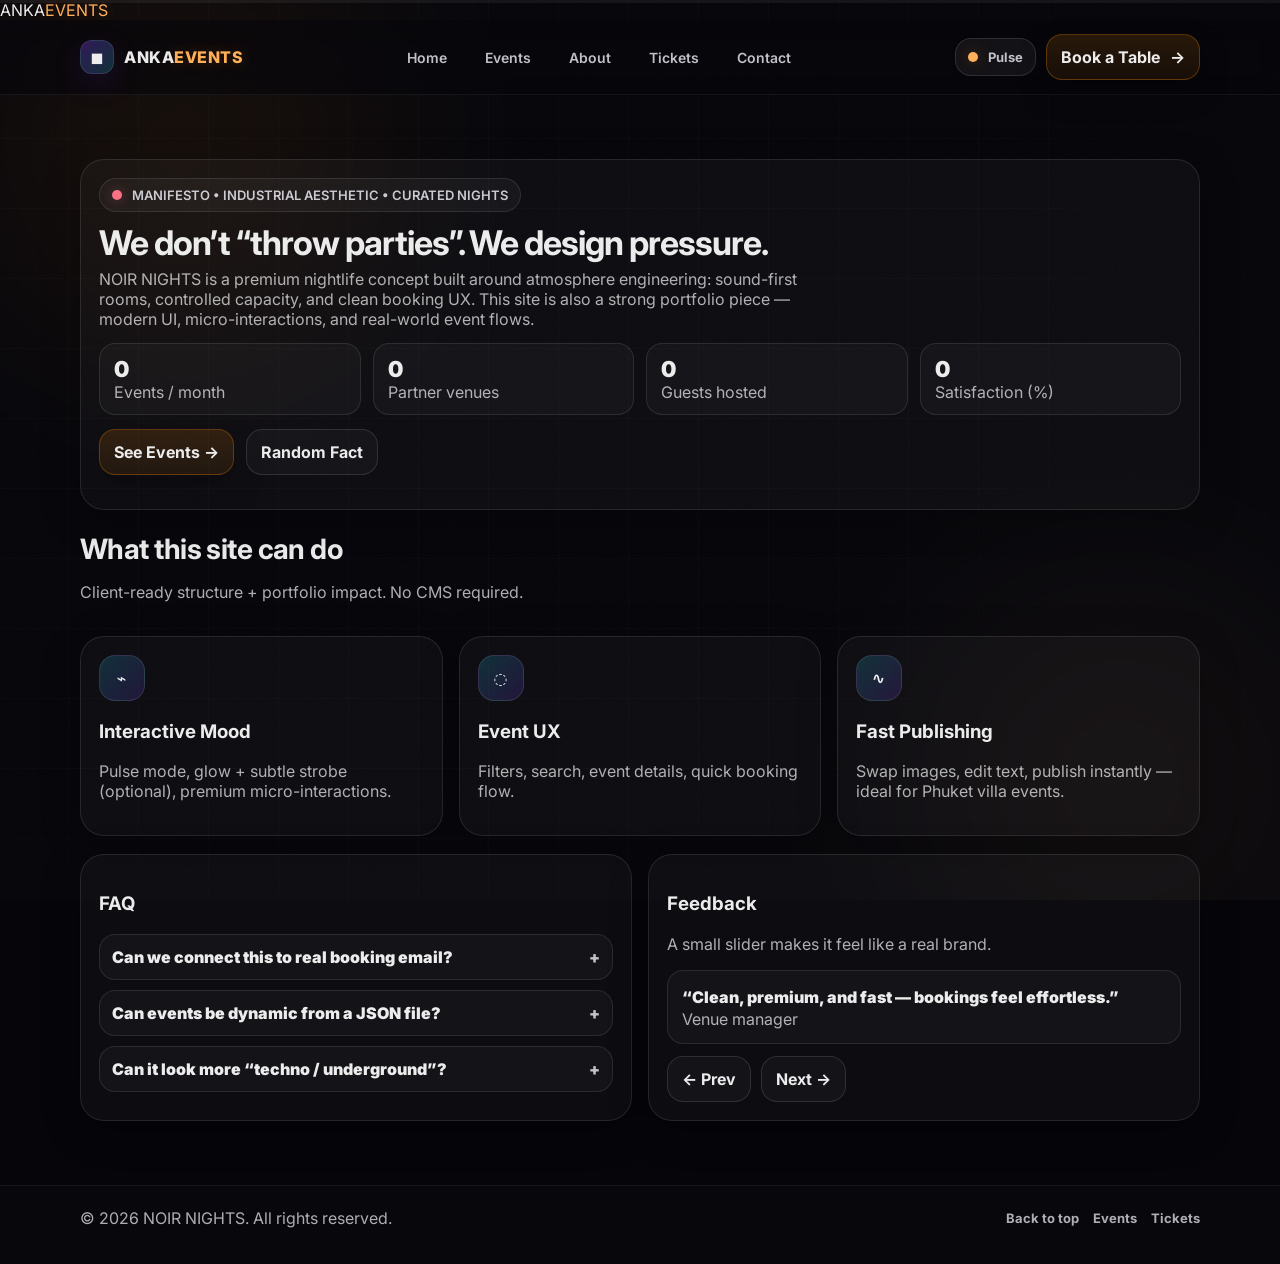
<file: demos/anka-events/about.html>
<!doctype html>
<html lang="en">
<head>
  <meta charset="utf-8" />
  <meta name="viewport" content="width=device-width,initial-scale=1" />
  ANKA<span class="brand__accent">EVENTS</span>


  <link rel="preconnect" href="https://fonts.googleapis.com">
  <link rel="preconnect" href="https://fonts.gstatic.com" crossorigin>
  <link href="https://fonts.googleapis.com/css2?family=Inter:wght@400;500;600;700&display=swap" rel="stylesheet">

  <link rel="stylesheet" href="css/style.css" />
</head>

<body>
  <!-- Background ambience -->
  <div class="bg">
    <div class="bg__grid"></div>
    <div class="bg__glow bg__glow--a"></div>
    <div class="bg__glow bg__glow--b"></div>
    <div class="bg__noise"></div>
  </div>

  <!-- Top progress bar -->
  <div class="progress" aria-hidden="true"><span class="progress__bar"></span></div>

  <!-- Navbar -->
  <header class="nav" id="top">
    <div class="container nav__inner">
      <a class="brand" href="index.html" aria-label="Noir Nights Home">
        <span class="brand__mark" aria-hidden="true">◼︎</span>
        <span class="brand__text">ANKA<span class="brand__accent">EVENTS</span></span>
      </a>

      <nav class="nav__links" data-nav>
        <a href="index.html">Home</a>
        <a href="events.html">Events</a>
        <a href="about.html">About</a>
        <a href="index.html#tickets">Tickets</a>
        <a href="index.html#contact">Contact</a>
      </nav>

      <div class="nav__actions">
        <button class="iconbtn" id="soundBtn" type="button" aria-pressed="false" title="Pulse mode">
          <span class="iconbtn__dot"></span>
          <span class="iconbtn__text">Pulse</span>
        </button>

        <!-- Keep consistent with Events -->
        <button class="btn btn--primary" data-open-booking type="button">
          Book a Table <span aria-hidden="true">→</span>
        </button>

        <!-- IMPORTANT: burger exists so main.js doesn't crash -->
        <button class="burger" id="burger" type="button" aria-label="Open menu" aria-expanded="false">
          <span></span><span></span><span></span>
        </button>
      </div>
    </div>

    <!-- IMPORTANT: mobile menu exists so main.js doesn't crash -->
    <div class="mobile" id="mobileMenu" aria-hidden="true">
      <div class="container mobile__inner">
        <a href="index.html">Home</a>
        <a href="events.html">Events</a>
        <a href="about.html">About</a>
        <a href="index.html#tickets">Tickets</a>
        <a href="index.html#contact">Contact</a>
        <button class="btn btn--primary w-full" data-open-booking type="button">
          Book a Table →
        </button>
      </div>
    </div>
  </header>

  <main>
    <section class="section">
      <div class="container">
        <!-- About hero -->
        <div class="aboutHero glass reveal">
          <div class="pill">
            <span class="pill__dot"></span>
            <span>MANIFESTO • INDUSTRIAL AESTHETIC • CURATED NIGHTS</span>
          </div>

          <h2 class="aboutHero__title">We don’t “throw parties”. We design pressure.</h2>

          <p class="muted aboutHero__desc">
            NOIR NIGHTS is a premium nightlife concept built around atmosphere engineering:
            sound-first rooms, controlled capacity, and clean booking UX. This site is also a
            strong portfolio piece — modern UI, micro-interactions, and real-world event flows.
          </p>

          <div class="aboutHero__grid">
            <div class="stat2">
              <div class="stat2__n" data-count="48">0</div>
              <div class="muted">Events / month</div>
            </div>
            <div class="stat2">
              <div class="stat2__n" data-count="12">0</div>
              <div class="muted">Partner venues</div>
            </div>
            <div class="stat2">
              <div class="stat2__n" data-count="3200">0</div>
              <div class="muted">Guests hosted</div>
            </div>
            <div class="stat2">
              <div class="stat2__n" data-count="97">0</div>
              <div class="muted">Satisfaction (%)</div>
            </div>
          </div>

          <div class="hero__cta" style="margin-top:14px;">
            <a class="btn btn--primary" href="events.html">See Events →</a>
            <button class="btn btn--ghost" id="randomFactBtn" type="button">Random Fact</button>
          </div>

          <p class="muted" id="randomFact" style="margin-top:12px;"></p>
        </div>

        <!-- Capabilities -->
        <div class="section__head reveal" style="margin-top:22px;">
          <div>
            <h2>What this site can do</h2>
            <p class="muted">Client-ready structure + portfolio impact. No CMS required.</p>
          </div>
        </div>

        <div class="grid venues">
          <div class="venue glass reveal">
            <div class="venue__icon" aria-hidden="true">⌁</div>
            <h3>Interactive Mood</h3>
            <p class="muted">Pulse mode, glow + subtle strobe (optional), premium micro-interactions.</p>
          </div>
          <div class="venue glass reveal">
            <div class="venue__icon" aria-hidden="true">◌</div>
            <h3>Event UX</h3>
            <p class="muted">Filters, search, event details, quick booking flow.</p>
          </div>
          <div class="venue glass reveal">
            <div class="venue__icon" aria-hidden="true">∿</div>
            <h3>Fast Publishing</h3>
            <p class="muted">Swap images, edit text, publish instantly — ideal for Phuket villa events.</p>
          </div>
        </div>

        <!-- FAQ + Feedback -->
        <div class="grid aboutGrid" style="margin-top:18px;">
          <div class="glass panel reveal">
            <h3>FAQ</h3>
            <div class="accordion" id="faq">
              <button class="acc" type="button">
                <span>Can we connect this to real booking email?</span><span class="acc__icon">+</span>
              </button>
              <div class="acc__panel">
                <p class="muted">Yes — EmailJS/Formspree can send email without backend. Later we can add it quickly.</p>
              </div>

              <button class="acc" type="button">
                <span>Can events be dynamic from a JSON file?</span><span class="acc__icon">+</span>
              </button>
              <div class="acc__panel">
                <p class="muted">Yes — we can render events from JSON and avoid editing HTML each time.</p>
              </div>

              <button class="acc" type="button">
                <span>Can it look more “techno / underground”?</span><span class="acc__icon">+</span>
              </button>
              <div class="acc__panel">
                <p class="muted">Yes — tweak accent colors, reduce rounding, add harsher typography and more contrast.</p>
              </div>
            </div>
          </div>

          <div class="glass panel reveal">
            <h3>Feedback</h3>
            <p class="muted">A small slider makes it feel like a real brand.</p>

            <div class="quotes" id="quotes">
              <div class="quote is-active">
                <div class="quote__t">“Clean, premium, and fast — bookings feel effortless.”</div>
                <div class="muted">Venue manager</div>
              </div>
              <div class="quote">
                <div class="quote__t">“The Pulse mode is a genius touch. Feels alive.”</div>
                <div class="muted">Guest list coordinator</div>
              </div>
              <div class="quote">
                <div class="quote__t">“This looks like an agency site, not a template.”</div>
                <div class="muted">Client</div>
              </div>
            </div>

            <div class="quoteNav">
              <button class="btn btn--ghost" id="qPrev" type="button">← Prev</button>
              <button class="btn btn--ghost" id="qNext" type="button">Next →</button>
            </div>
          </div>
        </div>

      </div>
    </section>

    <!-- Footer (IMPORTANT: #year exists so main.js doesn't crash) -->
    <footer class="footer">
      <div class="container footer__inner">
        <div class="muted">© <span id="year"></span> NOIR NIGHTS. All rights reserved.</div>
        <div class="footer__links">
          <a href="#top">Back to top</a>
          <a href="events.html">Events</a>
          <a href="index.html#tickets">Tickets</a>
        </div>
      </div>
    </footer>
  </main>

  <!-- Back to top (IMPORTANT: exists so main.js doesn't crash) -->
  <button class="toTop" id="toTop" type="button" aria-label="Back to top">↑</button>

  <!-- Booking modal (used by About button) -->
  <div class="modal" id="bookingModal" aria-hidden="true" role="dialog" aria-modal="true">
    <div class="modal__backdrop" data-close-booking></div>
    <div class="modal__panel glass">
      <div class="modal__head">
        <div>
          <div class="badge badge--alt">VIP</div>
          <h3>Booking Request</h3>
          <p class="muted">Demo modal — connect to EmailJS/Formspree later.</p>
        </div>
        <button class="iconbtn iconbtn--circle" data-close-booking type="button" aria-label="Close">×</button>
      </div>
      <button class="btn btn--primary w-full" data-close-booking type="button">Close</button>
    </div>
  </div>

  <!-- IMPORTANT: placeholders so main.js doesn't crash on About -->
  <div class="modal" id="eventModal" aria-hidden="true" role="dialog" aria-modal="true">
    <div class="modal__backdrop" data-close-modal></div>
    <div class="modal__panel glass">
      <div class="modal__head">
        <div>
          <div class="badge" id="modalDay">Fri</div>
          <h3 id="modalTitle">Event Title</h3>
          <p class="muted" id="modalMeta">Venue • Time</p>
        </div>
        <button class="iconbtn iconbtn--circle" data-close-modal type="button" aria-label="Close">×</button>
      </div>
      <div class="modal__poster" id="modalPoster" aria-hidden="true"></div>
      <p class="modal__desc" id="modalDesc">Description here.</p>
      <div class="modal__row">
        <div class="chips" id="modalChips"></div>
        <div class="modal__price" id="modalPrice">฿ 0</div>
      </div>
      <div class="modal__actions">
        <button class="btn btn--ghost" data-close-modal type="button">Close</button>
      </div>
    </div>
  </div>

  <div class="lightbox" id="lightbox" aria-hidden="true" role="dialog" aria-modal="true">
    <div class="lightbox__backdrop" data-close-lightbox></div>
    <div class="lightbox__panel glass">
      <button class="iconbtn iconbtn--circle lightbox__close" data-close-lightbox type="button" aria-label="Close">×</button>
      <div class="lightbox__img" id="lightboxImg" aria-label="Selected image"></div>
      <div class="lightbox__caption muted" id="lightboxCaption">Image</div>
    </div>
  </div>

  <script src="js/main.js"></script>
</body>
</html>
</file>
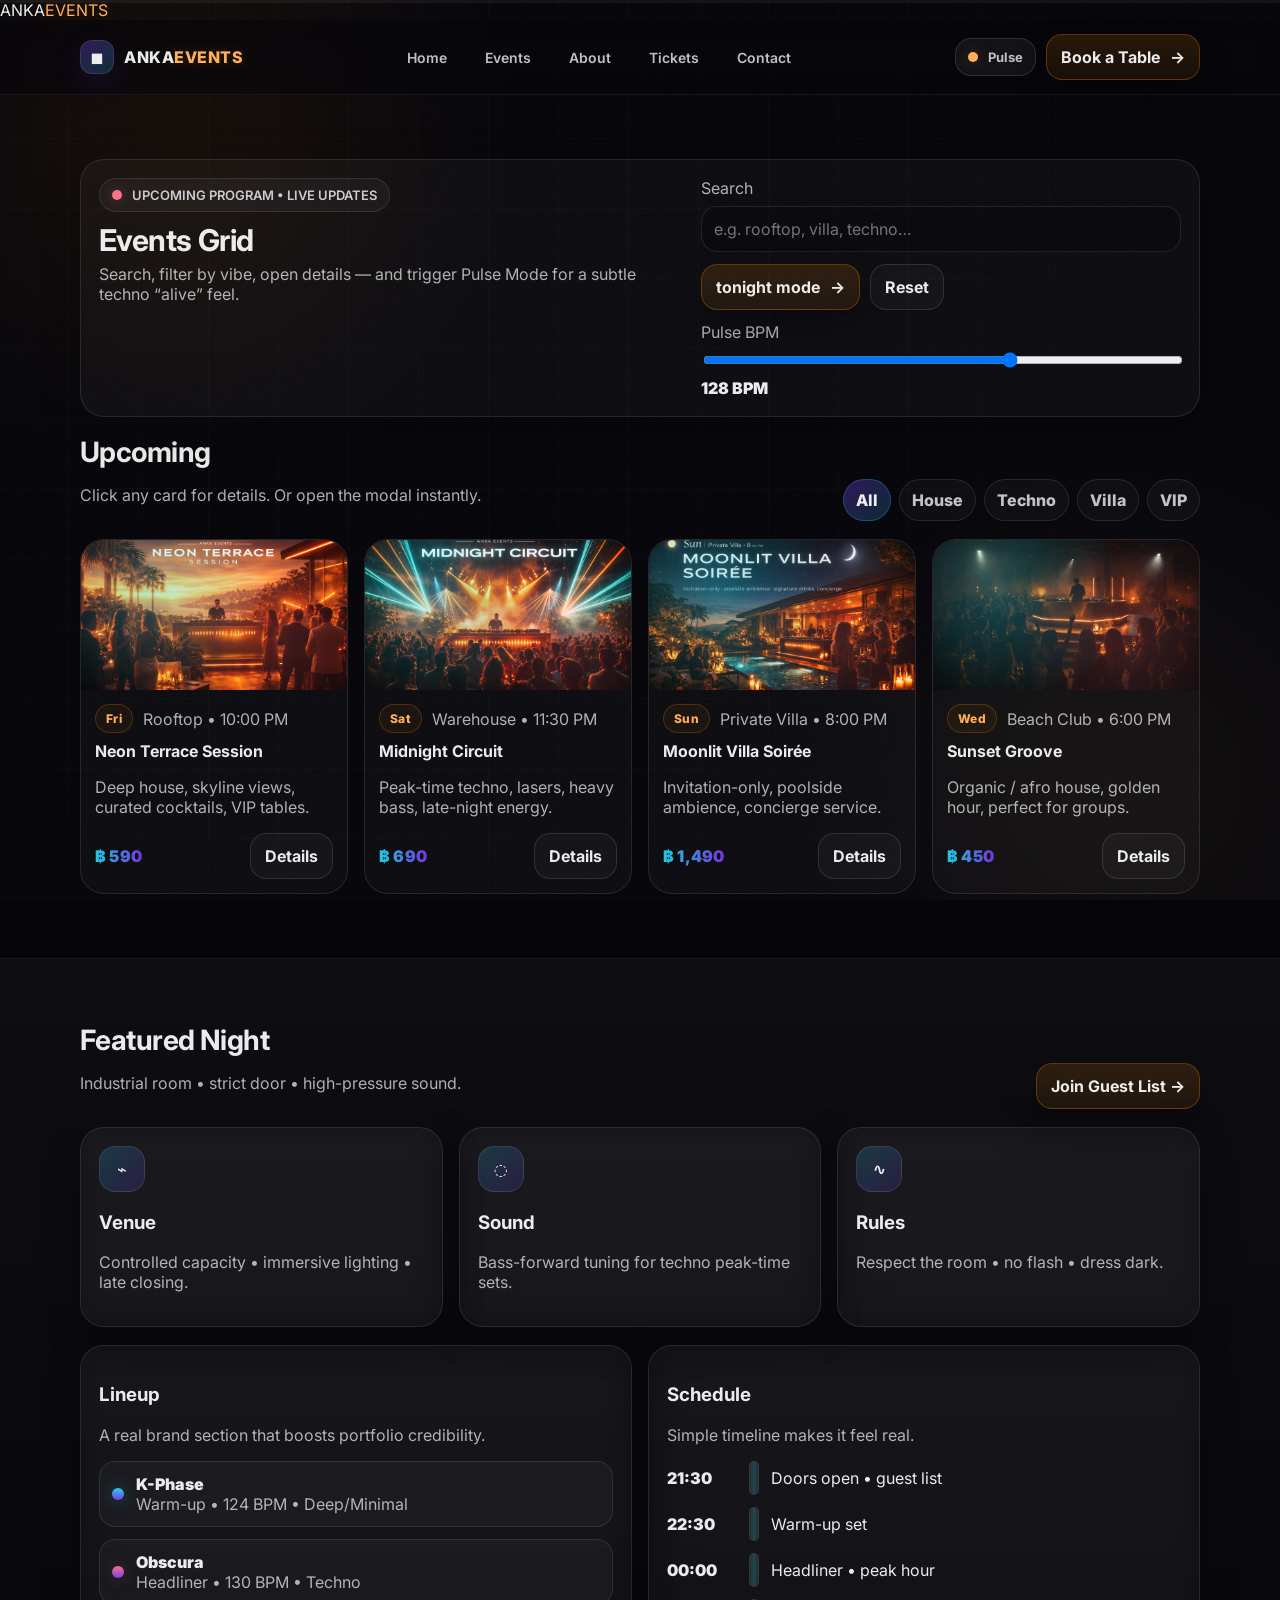
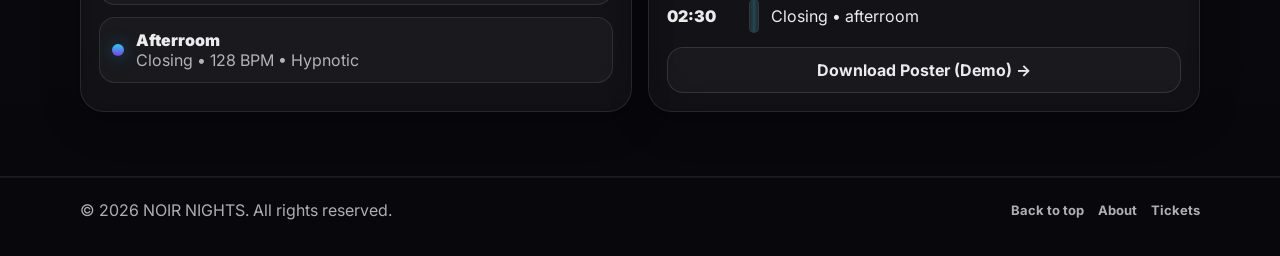
<file: demos/anka-events/events.html>
<!doctype html>
<html lang="en">
<head>
  <meta charset="utf-8" />
  <meta name="viewport" content="width=device-width,initial-scale=1" />
  <meta name="description" content="Nightlife events in Phuket — curated nights, VIP bookings, and villa parties." />
  ANKA<span class="brand__accent">EVENTS</span>


  <link rel="preconnect" href="https://fonts.googleapis.com">
  <link rel="preconnect" href="https://fonts.gstatic.com" crossorigin>
  <link href="https://fonts.googleapis.com/css2?family=Inter:wght@400;500;600;700&display=swap" rel="stylesheet">

  <link rel="stylesheet" href="css/style.css" />
</head>

<body>
  <!-- Background ambience -->
  <div class="bg">
    <div class="bg__grid"></div>
    <div class="bg__glow bg__glow--a"></div>
    <div class="bg__glow bg__glow--b"></div>
    <div class="bg__noise"></div>
  </div>

  <!-- Top progress bar -->
  <div class="progress" aria-hidden="true"><span class="progress__bar"></span></div>

  <!-- Navbar -->
  <header class="nav" id="top">
    <div class="container nav__inner">
      <a class="brand" href="index.html" aria-label="Noir Nights Home">
        <span class="brand__mark" aria-hidden="true">◼︎</span>
        <span class="brand__text">ANKA<span class="brand__accent">EVENTS</span></span>
      </a>

      <nav class="nav__links" data-nav>
        <a href="index.html">Home</a>
        <a href="events.html">Events</a>
        <a href="about.html">About</a>
        <a href="index.html#tickets">Tickets</a>
        <a href="index.html#contact">Contact</a>
      </nav>

      <div class="nav__actions">
        <button class="iconbtn" id="soundBtn" type="button" aria-pressed="false" title="Pulse mode">
          <span class="iconbtn__dot"></span>
          <span class="iconbtn__text">Pulse</span>
        </button>

        <button class="btn btn--primary" data-open-booking type="button">
          Book a Table <span aria-hidden="true">→</span>
        </button>

        <!-- IMPORTANT: required by main.js -->
        <button class="burger" id="burger" type="button" aria-label="Open menu" aria-expanded="false">
          <span></span><span></span><span></span>
        </button>
      </div>
    </div>

    <!-- IMPORTANT: required by main.js -->
    <div class="mobile" id="mobileMenu" aria-hidden="true">
      <div class="container mobile__inner">
        <a href="index.html">Home</a>
        <a href="events.html">Events</a>
        <a href="about.html">About</a>
        <a href="index.html#tickets">Tickets</a>
        <a href="index.html#contact">Contact</a>
        <button class="btn btn--primary w-full" data-open-booking type="button">
          Book a Table →
        </button>
      </div>
    </div>
  </header>

  <main>
    <!-- CONTROL / SEARCH / BPM (matches your main.js) -->
    <section class="section">
      <div class="container">
        <div class="control glass reveal">
          <div class="control__left">
            <div class="pill"><span class="pill__dot"></span><span>UPCOMING PROGRAM • LIVE UPDATES</span></div>
            <h1 class="control__title">Events Grid</h1>
            <p class="muted control__desc">
              Search, filter by vibe, open details — and trigger Pulse Mode for a subtle techno “alive” feel.
            </p>
          </div>

          <div class="control__right">
            <label class="control__field">
              <span class="muted">Search</span>
              <input id="eventSearch" class="control__input" type="search" placeholder="e.g. rooftop, villa, techno…" />
            </label>

            <div class="control__row">
                      <button class="btn btn--primary" data-open-booking type="button">
          tonight mode <span aria-hidden="true">→</span>
        </button>
              <button class="btn btn--ghost" id="resetBtn" type="button">Reset</button>
            </div>

            <div class="control__bpm">
              <div class="muted">Pulse BPM</div>
              <input id="bpmRange" type="range" min="70" max="160" value="128" />
              <div class="control__bpmVal"><span id="bpmVal">128</span> BPM</div>
            </div>
          </div>
        </div>

        <!-- FILTERS + GRID -->
        <div class="section__head reveal" style="margin-top:18px;">
          <div>
            <h2>Upcoming</h2>
            <p class="muted">Click any card for details. Or open the modal instantly.</p>
          </div>

          <div class="filters" role="tablist" aria-label="Event filters">
            <button class="filter is-active" data-filter="all" type="button">All</button>
            <button class="filter" data-filter="house" type="button">House</button>
            <button class="filter" data-filter="techno" type="button">Techno</button>
            <button class="filter" data-filter="villa" type="button">Villa</button>
            <button class="filter" data-filter="vip" type="button">VIP</button>
          </div>
        </div>

        <!-- IMPORTANT: #eventsGrid is used by main.js search -->
        <div class="grid events" id="eventsGrid">
          <!-- NOTE: use data-event-id for modal open by card click in main.js -->
          <!-- Also keep data-tags for filtering/search -->

          <article class="event reveal" data-tags="house vip rooftop" data-event-id="e1">
            <div class="event__img event__img--1" aria-hidden="true"></div>
            <div class="event__body">
              <div class="event__meta">
                <span class="badge">Fri</span>
                <span class="muted">Rooftop • 10:00 PM</span>
              </div>
              <h3>Neon Terrace Session</h3>
              <p class="muted">Deep house, skyline views, curated cocktails, VIP tables.</p>
              <div class="event__foot">
                <span class="price">฿ 590</span>
                <button class="btn btn--ghost" data-open-event="e1" type="button">Details</button>
              </div>
            </div>
          </article>

          <article class="event reveal" data-tags="techno warehouse" data-event-id="e2">
            <div class="event__img event__img--2" aria-hidden="true"></div>
            <div class="event__body">
              <div class="event__meta">
                <span class="badge badge--alt">Sat</span>
                <span class="muted">Warehouse • 11:30 PM</span>
              </div>
              <h3>Midnight Circuit</h3>
              <p class="muted">Peak-time techno, lasers, heavy bass, late-night energy.</p>
              <div class="event__foot">
                <span class="price">฿ 690</span>
                <button class="btn btn--ghost" data-open-event="e2" type="button">Details</button>
              </div>
            </div>
          </article>

          <article class="event reveal" data-tags="villa vip private" data-event-id="e3">
            <div class="event__img event__img--3" aria-hidden="true"></div>
            <div class="event__body">
              <div class="event__meta">
                <span class="badge">Sun</span>
                <span class="muted">Private Villa • 8:00 PM</span>
              </div>
              <h3>Moonlit Villa Soirée</h3>
              <p class="muted">Invitation-only, poolside ambience, concierge service.</p>
              <div class="event__foot">
                <span class="price">฿ 1,490</span>
                <button class="btn btn--ghost" data-open-event="e3" type="button">Details</button>
              </div>
            </div>
          </article>

          <article class="event reveal" data-tags="house villa beach" data-event-id="e4">
            <div class="event__img event__img--4" aria-hidden="true"></div>
            <div class="event__body">
              <div class="event__meta">
                <span class="badge badge--alt">Wed</span>
                <span class="muted">Beach Club • 6:00 PM</span>
              </div>
              <h3>Sunset Groove</h3>
              <p class="muted">Organic / afro house, golden hour, perfect for groups.</p>
              <div class="event__foot">
                <span class="price">฿ 450</span>
                <button class="btn btn--ghost" data-open-event="e4" type="button">Details</button>
              </div>
            </div>
          </article>
        </div>
      </div>
    </section>

    <!-- FEATURE BLOCK -->
    <section class="section section--alt">
      <div class="container">
        <div class="section__head reveal">
          <div>
            <h2>Featured Night</h2>
            <p class="muted">Industrial room • strict door • high-pressure sound.</p>
          </div>
          <button class="btn btn--primary" data-open-booking type="button">Join Guest List →</button>
        </div>

        <div class="grid venues">
          <div class="venue glass reveal">
            <div class="venue__icon" aria-hidden="true">⌁</div>
            <h3>Venue</h3>
            <p class="muted">Controlled capacity • immersive lighting • late closing.</p>
          </div>
          <div class="venue glass reveal">
            <div class="venue__icon" aria-hidden="true">◌</div>
            <h3>Sound</h3>
            <p class="muted">Bass-forward tuning for techno peak-time sets.</p>
          </div>
          <div class="venue glass reveal">
            <div class="venue__icon" aria-hidden="true">∿</div>
            <h3>Rules</h3>
            <p class="muted">Respect the room • no flash • dress dark.</p>
          </div>
        </div>

        <div class="grid eventsPlus" style="margin-top:18px;">
          <div class="glass panel reveal">
            <h3>Lineup</h3>
            <p class="muted">A real brand section that boosts portfolio credibility.</p>

            <div class="lineup">
              <div class="artist">
                <div class="artist__dot"></div>
                <div>
                  <div class="artist__name">K-Phase</div>
                  <div class="muted">Warm-up • 124 BPM • Deep/Minimal</div>
                </div>
              </div>

              <div class="artist">
                <div class="artist__dot artist__dot--alt"></div>
                <div>
                  <div class="artist__name">Obscura</div>
                  <div class="muted">Headliner • 130 BPM • Techno</div>
                </div>
              </div>

              <div class="artist">
                <div class="artist__dot"></div>
                <div>
                  <div class="artist__name">Afterroom</div>
                  <div class="muted">Closing • 128 BPM • Hypnotic</div>
                </div>
              </div>
            </div>
          </div>

          <div class="glass panel reveal">
            <h3>Schedule</h3>
            <p class="muted">Simple timeline makes it feel real.</p>

            <div class="timeline">
              <div class="tl"><div class="tl__time">21:30</div><div class="tl__bar"></div><div class="tl__text">Doors open • guest list</div></div>
              <div class="tl"><div class="tl__time">22:30</div><div class="tl__bar"></div><div class="tl__text">Warm-up set</div></div>
              <div class="tl"><div class="tl__time">00:00</div><div class="tl__bar"></div><div class="tl__text">Headliner • peak hour</div></div>
              <div class="tl"><div class="tl__time">02:30</div><div class="tl__bar"></div><div class="tl__text">Closing • afterroom</div></div>
            </div>

            <button class="btn btn--ghost w-full" id="downloadPosterBtn" type="button" style="margin-top:14px;">
              Download Poster (Demo) →
            </button>
          </div>
        </div>
      </div>
    </section>

    <!-- Footer (IMPORTANT: #year required by main.js) -->
    <footer class="footer">
      <div class="container footer__inner">
        <div class="muted">© <span id="year"></span> NOIR NIGHTS. All rights reserved.</div>
        <div class="footer__links">
          <a href="#top">Back to top</a>
          <a href="about.html">About</a>
          <a href="index.html#tickets">Tickets</a>
        </div>
      </div>
    </footer>
  </main>

  <!-- Back to top (IMPORTANT: required by main.js) -->
  <button class="toTop" id="toTop" type="button" aria-label="Back to top">↑</button>

  <!-- Event Modal (IMPORTANT: required by main.js) -->
  <div class="modal" id="eventModal" aria-hidden="true" role="dialog" aria-modal="true" aria-label="Event details">
    <div class="modal__backdrop" data-close-modal></div>
    <div class="modal__panel glass">
      <div class="modal__head">
        <div>
          <div class="badge" id="modalDay">Fri</div>
          <h3 id="modalTitle">Event Title</h3>
          <p class="muted" id="modalMeta">Venue • Time</p>
        </div>
        <button class="iconbtn iconbtn--circle" data-close-modal type="button" aria-label="Close">×</button>
      </div>

      <div class="modal__poster" id="modalPoster" aria-hidden="true"></div>

      <p class="modal__desc" id="modalDesc">Description here.</p>

      <div class="modal__row">
        <div class="chips" id="modalChips"></div>
        <div class="modal__price" id="modalPrice">฿ 0</div>
      </div>

      <div class="modal__actions">
        <button class="btn btn--primary" data-open-booking type="button">Book Now →</button>
        <button class="btn btn--ghost" data-close-modal type="button">Close</button>
      </div>
    </div>
  </div>

<!-- Booking Modal (required) -->
<div class="modal" id="bookingModal" aria-hidden="true" role="dialog" aria-modal="true" aria-label="Booking form">
  <div class="modal__backdrop" data-close-booking></div>
  <div class="modal__panel glass">
    <div class="modal__head">
      <div>
        <div class="badge badge--alt">VIP</div>
        <h3>Booking Request</h3>
        <p class="muted">Demo only — connect to EmailJS/Formspree later.</p>
      </div>
      <button class="iconbtn iconbtn--circle" data-close-booking type="button" aria-label="Close">×</button>
    </div>

    <form class="form" id="bookingForm">
      <div class="form__row">
        <label>
          <span>Date</span>
          <input type="date" name="date" required />
        </label>
        <label>
          <span>Guests</span>
          <input type="number" name="guests" min="1" value="4" required />
        </label>
      </div>

      <label>
        <span>Type</span>
        <select name="type" required>
          <option>Guest list</option>
          <option>VIP table</option>
          <option>Private villa</option>
        </select>
      </label>

      <label>
        <span>Notes</span>
        <textarea name="notes" rows="3" placeholder="Preferred venue, music style, special requests..."></textarea>
      </label>

      <button class="btn btn--primary w-full" type="submit">Submit Request →</button>
      <p class="form__note muted" id="bookingNote" role="status" aria-live="polite"></p>
    </form>
  </div>
</div>


  <!-- Lightbox (IMPORTANT: required by main.js) -->
  <div class="lightbox" id="lightbox" aria-hidden="true" role="dialog" aria-modal="true" aria-label="Gallery preview">
    <div class="lightbox__backdrop" data-close-lightbox></div>
    <div class="lightbox__panel glass">
      <button class="iconbtn iconbtn--circle lightbox__close" data-close-lightbox type="button" aria-label="Close">×</button>
      <div class="lightbox__img" id="lightboxImg" aria-label="Selected image"></div>
      <div class="lightbox__caption muted" id="lightboxCaption">Image</div>
    </div>
  </div>

  <script src="js/main.js"></script>
</body>
</html>
</file>
<file: assets/css/style.css>
/* FILE: assets/css/style.css */
:root {
  --bg-dark: #0a0c0f;        /* black-ish (hero/header/footer only) */
  --bg-card: #171c22;        /* cards */
  --bg-surface-1: #10151a;   /* dark section */
  --bg-surface-2: #151b22;   /* medium section */
  --bg-surface-3: #1b232c;   /* lighter dark section */
  --text-primary: #eef2f6;
  --text-secondary: #a9b2bc;
  --accent: #c9a86a;         /* warm gold (not purple) */
  --border: #2a323c;
  --font-sans: 'Inter', system-ui, -apple-system, sans-serif;
  --shadow: 0 20px 40px -10px rgba(0,0,0,0.45);
  --transition: 0.25s ease;
}
* { margin: 0; padding: 0; box-sizing: border-box; }
html {
  scroll-behavior: smooth;
}
body {
  background-color: var(--bg-dark);
  color: var(--text-primary);
  font-family: var(--font-sans);
  line-height: 1.6;
  -webkit-font-smoothing: antialiased;
  position: relative;
}
body::before {
  content: "";
  position: fixed;
  top: 0; left: 0; width: 100%; height: 100%;
  background-image: radial-gradient(rgba(198, 164, 63, 0.015) 1px, transparent 1px);
  background-size: 40px 40px;
  pointer-events: none;
  z-index: -1;
}
body::after {
  content: "";
  position: fixed;
  top: 0; left: 0; width: 100%; height: 100%;
  background: repeating-linear-gradient(0deg, rgba(0,0,0,0.01) 0px, rgba(0,0,0,0.02) 1px, transparent 1px, transparent 4px);
  pointer-events: none;
  z-index: -1;
}
.container { max-width: 1280px; margin: 0 auto; padding: 0 2rem; }
a { color: var(--text-primary); text-decoration: none; transition: color var(--transition); }
a:hover { color: var(--accent); }
.btn {
  display: inline-block;
  padding: 0.85rem 1.25rem;
  border-radius: 12px;
  font-weight: 600;
  transition: var(--transition);
  border: 1px solid transparent;
  cursor: pointer;
  text-align: center;
}
.btn-primary { background: var(--accent); color: #111; }
.btn-primary:hover { background: #d2b57d; color: #111; border-color: #d2b57d; }
.btn-outline { border: 1px solid var(--border); color: var(--text-primary); background: rgba(255,255,255,0.02); }
.btn-outline:hover { border-color: var(--accent); color: var(--accent); background: rgba(201,168,106,0.06); }
.btn-large { padding: 1rem 3rem; font-size: 1.2rem; }

/* skip link */
.skip-link {
  position: absolute; top: -40px; left: 0; background: var(--accent); color: #000; padding: 8px; z-index: 100;
}
.skip-link:focus { top: 0; }

/* header */
.site-header {
  position: sticky; top: 0; background: rgba(10,12,15,0.86); backdrop-filter: blur(8px); border-bottom: 1px solid var(--border); z-index: 50;
}
.header-container {
  display: flex; justify-content: space-between; align-items: center; height: 80px;
}
.logo { font-weight: 700; font-size: 1.8rem; letter-spacing: -0.02em; }
.main-nav { display: flex; align-items: center; gap: 2rem; }
.nav-list { display: flex; list-style: none; gap: 2rem; }
.nav-list a:hover, .nav-list a[aria-current="page"] { color: var(--accent); border-bottom: 1px solid currentColor; padding-bottom: 4px; }
.mobile-menu-toggle { display: none; background: none; border: none; width: 30px; height: 30px; position: relative; cursor: pointer; }
.mobile-menu-toggle span { display: block; width: 100%; height: 2px; background: var(--text-primary); margin: 6px 0; transition: var(--transition); }

/* hero */
.hero { padding: 6rem 0; }
.hero-grid { display: grid; grid-template-columns: 1fr 1fr; gap: 4rem; align-items: center; }
.display { font-size: clamp(2.4rem, 4.2vw, 4.1rem); font-weight: 650; line-height: 1.1; letter-spacing: -0.02em; }
.accent { color: var(--accent); }
.hero-sub { font-size: 1.1rem; line-height: 1.75; max-width: 58ch; color: var(--text-secondary);
margin-top: 0;
margin-bottom: 18px; 
}
.hero-ctas { display: flex; gap: 1rem; }
.hero-visual { position: relative; min-height: 400px; }
.blob { width: 300px; height: 300px; background: radial-gradient(circle at 30% 30%, var(--accent), transparent 70%); filter: blur(60px); opacity: 0.3; position: absolute; top: 20%; left: 20%; }
.grid-overlay { position: absolute; inset: 0; background-image: linear-gradient(var(--border) 1px, transparent 1px), linear-gradient(90deg, var(--border) 1px, transparent 1px); background-size: 40px 40px; opacity: 0.2; }
.section-title { font-size: clamp(1.7rem, 2.3vw, 2.3rem); margin-bottom: 2rem; letter-spacing: -0.01em; }
/* trust strip */
.trust-strip { padding: 2rem 0; border-top: 1px solid var(--border); border-bottom: 1px solid var(--border); margin: 2rem 0; }
.trust-label { text-transform: uppercase; font-size: 0.8rem; letter-spacing: 2px; color: var(--text-secondary); margin-bottom: 1.5rem; }
.trust-logos { display: flex; gap: 3rem; flex-wrap: wrap; }
.logo-mark { font-size: 1.3rem; font-weight: 300; color: var(--text-secondary); }
.surface-black { background: var(--bg-dark); }
.surface-1 { background: var(--bg-surface-1); }
.surface-2 { background: var(--bg-surface-2); }
.surface-3 { background: var(--bg-surface-3); }

.section-block {
  padding: clamp(3.5rem, 6vw, 6rem) 0;
  border-top: 1px solid rgba(255,255,255,0.03);
}
/* sections */
.section-title { font-size: 2.5rem; font-weight: 400; margin-bottom: 3rem; letter-spacing: -0.02em; color: var(--accent); text-transform: uppercase; }
.card-grid { display: grid; grid-template-columns: repeat(auto-fill, minmax(280px, 1fr)); gap: 2rem; }

/* expertise / editorial menu */
.expertise-grid {
  display: grid;
  grid-template-columns: repeat(4, 1fr);
  gap: 2rem;
  margin-bottom: 4rem;
}
.expertise-card {
  background: var(--bg-card);
  padding: 2rem;
  border: 1px solid var(--border);
  transition: var(--transition);
  text-align: center;
}
.expertise-card:hover {
  transform: translateY(-4px);
  border-color: var(--accent);
}
.expertise-icon {
  font-size: 2.5rem;
  display: block;
  margin-bottom: 1rem;
}
.expertise-card h3 {
  margin-bottom: 0.5rem;
  font-size: 1.3rem;
}

/* service cards with icons */
.service-card {
  background: var(--bg-card);
  padding: 2rem;
  border: 1px solid var(--border);
  transition: var(--transition);
  position: relative;
}
.service-card:hover {
  transform: translateY(-6px);
  box-shadow: var(--shadow);
  border-color: var(--accent);
}
.service-icon {
  font-size: 2rem;
  display: block;
  margin-bottom: 1rem;
  color: var(--accent);
}
.service-card h3 {
  margin-bottom: 1rem;
  font-weight: 500;

}

/* modern timeline */
/* ---------- Process timeline – advanced ---------- */
.process {
  padding: 4rem 0;
}

.timeline-modern {
  display: flex;
  flex-direction: column;
  gap: 2rem;
  margin: 4rem 0;
  position: relative;
}

/* Animated connecting line */
.timeline-modern::before {
  content: '';
  position: absolute;
  left: 3rem;
  top: 0;
  bottom: 0;
  width: 3px;
  background: linear-gradient(to bottom, var(--accent), transparent);
  opacity: 0.3;
  animation: timelineGlow 3s infinite;
}

@keyframes timelineGlow {
  0%, 100% { opacity: 0.2; transform: scaleY(1); }
  50% { opacity: 0.6; transform: scaleY(1.02); }
}

.timeline-step {
  display: flex;
  gap: 2rem;
  position: relative;
  z-index: 1;
  transition: transform 0.3s ease;
}

.timeline-step:hover {
  transform: translateX(10px);
}

.step-marker {
  width: 5rem;
  height: 5rem;
  background: rgba(20, 20, 20, 0.8);
  backdrop-filter: blur(8px);
  border: 2px solid var(--accent);
  border-radius: 50%;
  display: flex;
  align-items: center;
  justify-content: center;
  font-weight: 700;
  font-size: 1.5rem;
  color: var(--accent);
  flex-shrink: 0;
  box-shadow: 0 0 20px rgba(198, 164, 63, 0.3);
  transition: all 0.3s ease;
  position: relative;
  overflow: hidden;
}

.step-marker::before {
  content: '';
  position: absolute;
  inset: 0;
  background: radial-gradient(circle at 30% 30%, var(--accent), transparent 70%);
  opacity: 0.2;
  animation: markerPulse 3s infinite;
}

@keyframes markerPulse {
  0%, 100% { opacity: 0.2; transform: scale(1); }
  50% { opacity: 0.4; transform: scale(1.1); }
}

.timeline-step:hover .step-marker {
  transform: scale(1.1);
  box-shadow: 0 0 30px var(--accent);
  border-color: #fff;
}

.step-content {
  background: rgba(20, 20, 20, 0.6);
  backdrop-filter: blur(10px);
  border: 1px solid rgba(198, 164, 63, 0.2);
  border-radius: 24px;
  padding: 1.8rem 2rem;
  flex: 1;
  transition: all 0.3s ease;
  position: relative;
  overflow: hidden;
}

/* Animated gradient border for step content */
.step-content::before {
  content: '';
  position: absolute;
  top: -2px;
  left: -2px;
  right: -2px;
  bottom: -2px;
  background: linear-gradient(45deg, var(--accent), transparent, var(--accent), transparent);
  background-size: 300% 300%;
  border-radius: 26px;
  opacity: 0;
  transition: opacity 0.3s;
  z-index: -1;
}

.timeline-step:hover .step-content::before {
  opacity: 1;
  animation: borderGlow 3s linear infinite;
}

.step-content h3 {
  margin-bottom: 0.8rem;
  color: var(--accent);
  font-size: 1.5rem;
  font-weight: 600;
}

.step-content p {
  color: var(--text-secondary);
  line-height: 1.6;
  margin: 0;
}

/* Noise texture inside cards */
.step-content::after {
  content: '';
  position: absolute;
  top: 0;
  left: 0;
  width: 100%;
  height: 100%;
  background-image: radial-gradient(rgba(255,255,255,0.02) 1px, transparent 1px);
  background-size: 20px 20px;
  pointer-events: none;
  z-index: -1;
  border-radius: 24px;
}

/* Responsive */
@media (max-width: 768px) {
  .timeline-modern::before {
    left: 2rem;
  }
  .step-marker {
    width: 4rem;
    height: 4rem;
    font-size: 1.2rem;
  }
  .step-content {
    padding: 1.2rem 1.5rem;
  }
  .step-content h3 {
    font-size: 1.3rem;
  }
}

/* enhanced work grid */
.work-grid-enhanced {
  display: grid;
  grid-template-columns: repeat(auto-fill, minmax(320px, 1fr));
  gap: 2rem;
  margin: 3rem 0;
}
.work-card {
  background: var(--bg-card);
  border: 1px solid var(--border);
  padding: 1.5rem;
  cursor: pointer;
  transition: var(--transition);
  position: relative;
  overflow: hidden;
}
.work-card:hover {
  border-color: var(--accent);
  transform: scale(1.02);
}
.work-card .category {
  color: var(--accent);
  font-size: 0.9rem;
  text-transform: uppercase;
}
.work-card h3 {
  margin: 0.5rem 0;
  font-size: 1.4rem;
}
.work-card .year {
  color: var(--text-secondary);
}
.work-card::after {
  content: "View project →";
  position: absolute;
  bottom: -2rem;
  right: 1rem;
  background: var(--accent);
  color: var(--bg-dark);
  padding: 0.3rem 0.8rem;
  font-size: 0.9rem;
  transition: bottom 0.2s;
}
.work-card:hover::after {
  bottom: 1rem;
 } 
.service-card {
  transition: transform 0.2s, box-shadow 0.2s, border-color 0.2s;
  transform-style: preserve-3d;
  will-change: transform;
}


/* testimonials */
.testimonial-grid { display: grid; grid-template-columns: repeat(3,1fr); gap: 2rem; }
.testimonial-grid blockquote { background: var(--bg-card); padding: 2rem; border-left: 4px solid var(--accent); font-style: normal; }
.testimonial-grid cite { display: block; margin-top: 1rem; color: var(--accent); }

/* enhanced pricing */
.pricing-grid-enhanced {
  display: grid;
  grid-template-columns: repeat(3,1fr);
  gap: 2rem;
  margin-bottom: 2rem;
}
.pricing-card {
  background: linear-gradient(180deg, rgba(255,255,255,0.02), rgba(255,255,255,0));
  padding: 2rem;
  border: 1px solid var(--border);
  transition: var(--transition);
  position: relative;
  display: flex;
  flex-direction: column;
}
.pricing-card.popular {
  border-color: var(--accent);
  transform: scale(1.05);
  box-shadow: var(--shadow);
}
.popular-badge {
  position: absolute;
  top: -0.8rem;
  left: 50%;
  transform: translateX(-50%);
  background: var(--accent);
  color: var(--bg-dark);
  padding: 0.3rem 1rem;
  font-size: 0.8rem;
  text-transform: uppercase;
  letter-spacing: 1px;
}
.price {
  font-size: 2.5rem;
  color: var(--accent);
  margin: 1rem 0;
}
.feature-list {
  list-style: none;
  margin: 1.5rem 0;
  color: var(--text-secondary);
  flex: 1;
}
.feature-list li {
  padding: 0.3rem 0;
  border-bottom: 1px dashed var(--border);
}
.feature-list li:last-child {
  border-bottom: none;
}
.pricing-card .btn {
  margin-top: auto;
}
.pricing-note {
  text-align: center;
  color: var(--text-secondary);
  font-style: italic;
}
.pricing-card {
  transition: transform 0.2s, box-shadow 0.2s, border-color 0.2s;
  transform-style: preserve-3d;
  will-change: transform;
}

/* accordion */
.accordion-item { border-bottom: 1px solid var(--border); }
.accordion-btn { width: 100%; text-align: left; background: none; border: none; color: var(--text-primary); padding: 1.5rem 0; font-size: 1.2rem; font-weight: 500; display: flex; justify-content: space-between; cursor: pointer; }
.accordion-btn::after { content: "+"; font-size: 1.5rem; color: var(--accent); }
.accordion-btn[aria-expanded="true"]::after { content: "–"; }
.accordion-panel { max-height: 0; overflow: hidden; transition: max-height 0.3s ease; padding: 0 1rem; }
.accordion-panel p { padding-bottom: 1.5rem; color: var(--text-secondary); }

/* ---------- Enhanced CTA Section ---------- */
.cta-band {
  padding: 6rem 0;
  text-align: center;
  position: relative;
  overflow: hidden;
  background: transparent; /* let the background show through */
}

/* Glass card for CTA content */
.cta-band .container {
  position: relative;
  z-index: 2;
  background: rgba(20, 20, 20, 0.5);
  backdrop-filter: blur(12px);
  border: 1px solid rgba(198, 164, 63, 0.2);
  border-radius: 48px;
  padding: 4rem 2rem;
  max-width: 900px;
  margin: 0 auto;
  box-shadow: 0 30px 50px -20px rgba(0,0,0,0.8);
  transition: transform 0.3s ease, box-shadow 0.3s ease;
}

.cta-band .container:hover {
  transform: translateY(-5px);
  box-shadow: 0 40px 60px -20px rgba(0,0,0,0.9), 0 0 0 1px rgba(198,164,63,0.3);
}

/* Animated gradient border for the glass card */
.cta-band .container::before {
  content: '';
  position: absolute;
  top: -2px;
  left: -2px;
  right: -2px;
  bottom: -2px;
  background: linear-gradient(45deg, var(--accent), transparent, var(--accent), transparent);
  background-size: 300% 300%;
  border-radius: 50px;
  opacity: 0;
  transition: opacity 0.3s;
  z-index: -1;
}

.cta-band .container:hover::before {
  opacity: 1;
  animation: borderGlow 3s linear infinite;
}

/* Title */
.cta-title {
  font-size: 3.5rem;
  font-weight: 700;
  margin-bottom: 2rem;
  color: var(--text-primary);
  text-shadow: 0 0 20px rgba(198, 164, 63, 0.3);
  letter-spacing: -0.02em;
}

/* Button */
.cta-band .btn-large {
  font-size: 1.3rem;
  padding: 1.2rem 3rem;
  border-radius: 50px;
  background: var(--accent);
  color: var(--bg-dark);
  border: none;
  position: relative;
  overflow: hidden;
  transition: all 0.3s ease;
  box-shadow: 0 10px 20px -5px rgba(198,164,63,0.3);
}

.cta-band .btn-large:hover {
  transform: scale(1.05);
  box-shadow: 0 20px 30px -5px rgba(198,164,63,0.5);
}

/* Add a subtle shine effect on hover */
.cta-band .btn-large::after {
  content: '';
  position: absolute;
  top: -50%;
  left: -60%;
  width: 200%;
  height: 200%;
  background: rgba(255,255,255,0.2);
  transform: rotate(30deg);
  transition: left 0.5s;
  pointer-events: none;
}

.cta-band .btn-large:hover::after {
  left: 100%;
}

/* ---------- Advanced CTA section ---------- */
.cta-advanced {
  padding: 5rem 0;
  background: var(--bg-surface-3);
  position: relative;
  overflow: hidden;
  border-top: 1px solid rgba(255,255,255,0.05);
  border-bottom: 1px solid rgba(255,255,255,0.05);
}

.cta-grid {
  display: grid;
  grid-template-columns: 1fr 1fr;
  gap: 4rem;
  align-items: center;
}

.cta-content {
  position: relative;
  z-index: 2;
}

.cta-title {
  font-size: 3rem;
  font-weight: 600;
  margin-bottom: 1.5rem;
  color: var(--accent);
  letter-spacing: -0.02em;
}

.cta-sub {
  font-size: 1.2rem;
  color: var(--text-secondary);
  margin-bottom: 2.5rem;
  line-height: 1.6;
  max-width: 90%;
}

.cta-stats {
  display: flex;
  gap: 2.5rem;
  margin-bottom: 3rem;
}

.stat-item {
  display: flex;
  flex-direction: column;
}

.stat-number {
  font-size: 2.2rem;
  font-weight: 700;
  color: var(--accent);
  line-height: 1.2;
}

.stat-label {
  font-size: 0.9rem;
  text-transform: uppercase;
  letter-spacing: 1px;
  color: var(--text-secondary);
}

.cta-visual {
  position: relative;
  height: 300px;
  background: rgba(20,20,20,0.3);
  backdrop-filter: blur(10px);
  border-radius: 30px;
  border: 1px solid rgba(198,164,63,0.2);
  overflow: hidden;
}

.cta-blob {
  position: absolute;
  width: 300px;
  height: 300px;
  background: radial-gradient(circle at 30% 30%, var(--accent), transparent 70%);
  filter: blur(60px);
  opacity: 0.3;
  top: 50%;
  left: 50%;
  transform: translate(-50%, -50%);
  animation: blobMove 15s infinite alternate;
}

.cta-grid-overlay {
  position: absolute;
  inset: 0;
  background-image: linear-gradient(var(--border) 1px, transparent 1px),
                    linear-gradient(90deg, var(--border) 1px, transparent 1px);
  background-size: 40px 40px;
  opacity: 0.1;
}

@keyframes blobMove {
  0% { transform: translate(-50%, -50%) scale(1); }
  100% { transform: translate(-30%, -30%) scale(1.2); }
}

/* Responsive */
@media (max-width: 768px) {
  .cta-grid {
    grid-template-columns: 1fr;
    gap: 2rem;
  }
  .cta-title {
    font-size: 2.5rem;
  }
  .cta-sub {
    max-width: 100%;
  }
  .cta-stats {
    gap: 1.5rem;
    flex-wrap: wrap;
  }
  .cta-visual {
    height: 200px;
    order: -1;
  }
}

/* footer */
.site-footer { border-top: 1px solid var(--border); padding: 3rem 0 1rem; }
.footer-container { display: grid; grid-template-columns: 1fr 2fr 1fr; gap: 2rem; align-items: start; }
.footer-links { display: flex; gap: 2rem; flex-wrap: wrap; justify-content: center; }
.footer-social { display: flex; gap: 1.5rem; justify-content: flex-end; }
.footer-social svg { width: 24px; height: 24px; stroke: var(--text-secondary); transition: var(--transition); }
.footer-social a:hover svg { stroke: var(--accent); }
.footer-legal { text-align: center; margin-top: 3rem; color: var(--text-secondary); font-size: 0.9rem; }

/* modal */
.modal { position: fixed; inset: 0; z-index: 1000; display: none; align-items: center; justify-content: center; }
.modal[hidden] { display: none; }
.modal:not([hidden]) { display: flex; }
.modal-overlay { position: absolute; inset: 0; background: rgba(0,0,0,0.8); backdrop-filter: blur(4px); }
.modal-content { background: var(--bg-card); border: 1px solid var(--border); max-width: 600px; width: 90%; max-height: 80vh; overflow-y: auto; position: relative; padding: 2rem; }
.modal-close { position: absolute; top: 1rem; right: 1rem; background: none; border: none; color: var(--text-primary); font-size: 2rem; cursor: pointer; }
.modal-close:hover { color: var(--accent); }
.modal-body h2 { color: var(--accent); margin-bottom: 1rem; }
.modal-body .results { margin: 1rem 0; padding-left: 1.2rem; }

/* toast */
.toast { position: fixed; bottom: 2rem; right: 2rem; background: var(--accent); color: var(--bg-dark); padding: 1rem 2rem; opacity: 0; transition: opacity 0.3s; pointer-events: none; z-index: 2000; border-radius: 4px; }
.toast.show { opacity: 1; }

/* contact page */
.contact-grid { display: grid; grid-template-columns: 1fr 1fr; gap: 4rem; margin: 4rem 0; }
.contact-form input, .contact-form textarea { width: 100%; background: var(--bg-card); border: 1px solid var(--border); padding: 0.8rem; color: var(--text-primary); margin-bottom: 1.5rem; }
.contact-form label { display: block; margin-bottom: 0.3rem; color: var(--text-secondary); }
.map-placeholder { background: var(--bg-card); height: 200px; margin-top: 2rem; display: flex; align-items: center; justify-content: center; border: 1px solid var(--border); color: var(--text-secondary); position: relative; }
.map-placeholder::before { content: "🗺️ Phuket / Remote"; }

/* filter bar */
.filter-bar { display: flex; gap: 1rem; flex-wrap: wrap; margin-bottom: 2rem; }
.filter-btn { background: none; border: 1px solid var(--border); color: var(--text-secondary); padding: 0.5rem 1.5rem; cursor: pointer; transition: var(--transition); }
.filter-btn.active, .filter-btn:hover { border-color: var(--accent); color: var(--accent); }

/* error page */
.error-page { display: flex; align-items: center; justify-content: center; min-height: 100vh; text-align: center; }
.error-code { font-size: 8rem; font-weight: 600; color: var(--accent); line-height: 1; }
.error-message { font-size: 1.5rem; margin: 2rem 0; }

/* reveal animation */
.reveal { opacity: 0; transform: translateY(30px); transition: opacity 0.6s ease, transform 0.6s ease; }
.revealed { opacity: 1; transform: translateY(0); }
@media (prefers-reduced-motion: reduce) { .reveal { transition: none; } }

/* team avatars */
.team-grid {
  display: grid;
  grid-template-columns: repeat(4, 1fr);
  gap: 2rem;
  margin: 3rem 0;
}
.team-member {
  text-align: center;
}
.avatar {
  width: 120px;
  height: 120px;
  background: var(--bg-card);
  border: 2px solid var(--accent);
  border-radius: 50%;
  margin: 0 auto 1rem;
  display: flex;
  align-items: center;
  justify-content: center;
  font-size: 2rem;
  font-weight: 600;
  color: var(--accent);
}
.recognition-logos {
  display: flex;
  gap: 3rem;
  justify-content: center;
  flex-wrap: wrap;
  margin: 2rem 0;
}
.recog-item {
  font-size: 1.2rem;
  color: var(--text-secondary);
  border: 1px solid var(--border);
  padding: 0.5rem 1.5rem;
}

/* tech badges */
.tech-badges {
  display: flex;
  flex-wrap: wrap;
  gap: 1rem;
  justify-content: center;
  margin: 2rem 0 4rem;
}
.tech-badge {
  background: var(--bg-card);
  border: 1px solid var(--border);
  padding: 0.5rem 1.5rem;
  font-size: 1rem;
  color: var(--text-secondary);
}
.tech-badge:hover {
  border-color: var(--accent);
  color: var(--accent);
}

/* benefits grid (contact page) */
.benefits-grid {
  display: grid;
  grid-template-columns: repeat(3, 1fr);
  gap: 2rem;
  margin: 3rem 0;
}
.benefit-card {
  background: var(--bg-card);
  padding: 2rem;
  border: 1px solid var(--border);
  text-align: center;
}
.benefit-card h3 {
  margin-bottom: 1rem;
  color: var(--accent);
}

/* responsive */
@media (max-width: 768px) {
  .mobile-menu-toggle { display: block; }
  .main-nav { position: fixed; top: 80px; left: 0; width: 100%; background: var(--bg-dark); flex-direction: column; align-items: center; padding: 2rem; transform: translateX(-100%); transition: transform 0.3s; border-bottom: 1px solid var(--border); }
  .main-nav.open { transform: translateX(0); }
  .nav-list { flex-direction: column; align-items: center; }
  .hero-grid, .testimonial-grid, .pricing-grid-enhanced, .contact-grid, .footer-container,
  .expertise-grid, .team-grid, .benefits-grid { grid-template-columns: 1fr; }
  .timeline-modern::before { left: 1.5rem; }
  .step-marker { width: 3rem; height: 3rem; font-size: 1rem; }
}
/* Mouse follower glow */
.cursor-glow {
  position: fixed;
  width: 400px;
  height: 400px;
  background: radial-gradient(circle at center, rgba(198,164,63,0.1) 0%, transparent 70%);
  border-radius: 50%;
  pointer-events: none;
  transform: translate(-50%, -50%);
  z-index: 9999;
  transition: transform 0.1s; /* smooth following */
}
@media (prefers-reduced-motion: reduce) {
  .cursor-glow { display: none; }
}
/* FILE: assets/css/style.css (additions at the end) */

/* Moving background for hero */
.moving-bg {
  position: relative;
  overflow: hidden;
}
.moving-bg::before {
  content: '';
  position: absolute;
  top: -50%;
  left: -50%;
  width: 200%;
  height: 200%;
  background: radial-gradient(circle at 30% 30%, rgba(198,164,63,0.1) 0%, transparent 30%),
              radial-gradient(circle at 80% 70%, rgba(198,164,63,0.1) 0%, transparent 30%);
  animation: rotateBg 20s linear infinite;
  z-index: 0;
}
@keyframes rotateBg {
  0% { transform: rotate(0deg); }
  100% { transform: rotate(360deg); }
}
.hero .container {
  position: relative;
  z-index: 1;
}

/* Enhanced rotating tags – bigger, pill-shaped, scattered effect */
.rotating-tags {
  position: relative;
  margin-top: 3rem;
  font-size: 2.8rem;
  font-weight: 700;
  text-align: center;
  color: var(--accent);
  text-shadow: 0 0 15px rgba(198, 164, 63, 0.5);
  min-height: 8rem;
  display: flex;
  justify-content: center;
  align-items: center;
  letter-spacing: -0.02em;
}

.rotating-tags span {
  position: absolute;
  opacity: 0;
  animation: wordCycleScattered 12s infinite ease-in-out;
  white-space: nowrap;
  display: inline-flex;
  align-items: center;
  gap: 1rem;
  background: rgba(20, 20, 20, 0.8);
  backdrop-filter: blur(8px);
  padding: 0.8rem 2.2rem;
  border: 1px solid rgba(198, 164, 63, 0.4);
  border-radius: 60px;
  box-shadow: 0 20px 30px -10px rgba(0,0,0,0.6), 0 0 20px rgba(198,164,63,0.3);
  transform-origin: center;
}

/* Icons via pseudo-elements */
.rotating-tags span::before {
  content: "";
  font-size: 2.2rem;
  filter: drop-shadow(0 0 5px var(--accent));
  margin-right: 0.5rem;
}


/* Unique animation delays and custom transforms per tag */
.rotating-tags span:nth-child(1) {
  animation-delay: 0s;
  --x-offset: -30px;
  --y-offset: 10px;
  --scale: 1.1;
}
.rotating-tags span:nth-child(2) {
  animation-delay: 3s;
  --x-offset: 40px;
  --y-offset: -20px;
  --scale: 0.9;
}
.rotating-tags span:nth-child(3) {
  animation-delay: 6s;
  --x-offset: -20px;
  --y-offset: -30px;
  --scale: 1.2;
}
.rotating-tags span:nth-child(4) {
  animation-delay: 9s;
  --x-offset: 50px;
  --y-offset: 15px;
  --scale: 0.95;
}

@keyframes wordCycleScattered {
  0% {
    opacity: 0;
    transform: translate(0, 0) scale(0.5);
  }
  5% {
    opacity: 1;
    transform: translate(var(--x-offset, 0), var(--y-offset, 0)) scale(var(--scale, 1));
  }
  20% {
    opacity: 1;
    transform: translate(var(--x-offset, 0), var(--y-offset, 0)) scale(var(--scale, 1));
  }
  25% {
    opacity: 0;
    transform: translate(calc(var(--x-offset, 0) * 1.5), calc(var(--y-offset, 0) * 1.5)) scale(0.5);
  }
  100% {
    opacity: 0;
    transform: translate(0, 0) scale(0.5);
  }
}

/* Optional hover pause */
.rotating-tags:hover span {
  animation-play-state: paused;
}

/* Responsive */
@media (max-width: 768px) {
  .rotating-tags {
    font-size: 2rem;
    min-height: 6rem;
  }
  .rotating-tags span {
    padding: 0.5rem 1.5rem;
    font-size: 1.8rem;
  }
  .rotating-tags span::before {
    font-size: 1.8rem;
  }
}



.marquee-content {
  display: inline-block;
  animation: marquee 20s linear infinite;
  font-size: 1.1rem;
}
@keyframes marquee {
  0% { transform: translateX(0); }
  100% { transform: translateX(-50%); }
}

/* ---------- What we do – advanced cards ---------- */
.interactive-card-grid {
  display: grid;
  grid-template-columns: repeat(auto-fit, minmax(280px, 1fr));
  gap: 1.5rem;
  margin: 3rem 0;
}

.service-card.interactive {
  position: relative;
  background: color-mix(in srgb, var(--bg-card) 88%, white 12%);
  backdrop-filter: blur(10px);
  border: 1px solid rgba(255, 255, 255, 0.06);
  border-radius: 16px;
  padding: 2.5rem 2rem;
  transition: transform 0.3s ease, box-shadow 0.3s ease, border-color 0.3s;
  overflow: hidden;
  z-index: 1;
}

/* Animated gradient border effect */
.service-card.interactive::before {
  content: '';
  position: absolute;
  top: -2px;
  left: -2px;
  right: -2px;
  bottom: -2px;
  background: linear-gradient(45deg, var(--accent), transparent, var(--accent), transparent);
  background-size: 300% 300%;
  border-radius: 26px;
  opacity: 0;
  transition: opacity 0.3s;
  z-index: -1;
}

.service-card.interactive:hover::before {
  opacity: 1;
  animation: borderGlow 3s linear infinite;
}

@keyframes borderGlow {
  0% { background-position: 0% 50%; }
  50% { background-position: 100% 50%; }
  100% { background-position: 0% 50%; }
}

/* Card content */
.service-card.interactive .service-icon {
  font-size: 3rem;
  display: inline-block;
  margin-bottom: 1.5rem;
  color: var(--accent);
  filter: drop-shadow(0 0 10px rgba(198, 164, 63, 0.5));
  animation: iconPulse 3s infinite ease-in-out;
}

@keyframes iconPulse {
  0%, 100% { transform: scale(1); opacity: 1; }
  50% { transform: scale(1.1); opacity: 0.9; }
}

.service-card.interactive h3 {
  font-size: 1.8rem;
  margin-bottom: 1rem;
  font-weight: 600;
  color: var(--text-primary);
}

.service-card.interactive p {
  color: var(--text-secondary);
  line-height: 1.6;
  margin-bottom: 2rem;
}

.service-card.interactive .card-link {
  display: inline-block;
  color: var(--accent);
  font-weight: 500;
  text-decoration: none;
  position: relative;
  padding-bottom: 4px;
  transition: color 0.2s;
}

.service-card.interactive .card-link::after {
  content: '';
  position: absolute;
  bottom: 0;
  left: 0;
  width: 0;
  height: 2px;
  background: var(--accent);
  transition: width 0.3s ease;
}

.service-card.interactive:hover .card-link::after {
  width: 100%;
}

.service-card.interactive:hover {
  transform: translateY(-8px) scale(1.02);
  box-shadow: 0 30px 40px -20px rgba(0,0,0,0.8), 0 0 0 1px rgba(198,164,63,0.3);
  border-color: transparent;
}

/* Add a subtle noise texture inside cards */
.service-card.interactive::after {
  content: '';
  position: absolute;
  top: 0;
  left: 0;
  width: 100%;
  height: 100%;
  background-image: radial-gradient(rgba(255,255,255,0.02) 1px, transparent 1px);
  background-size: 20px 20px;
  pointer-events: none;
  z-index: -1;
}

/* Responsive */
@media (max-width: 768px) {
  .service-card.interactive {
    padding: 2rem 1.5rem;
  }
  .service-card.interactive h3 {
    font-size: 1.5rem;
  }
}

/* ---------- Portfolio showcase – advanced cards ---------- */
.demo-grid {
  display: grid;
  grid-template-columns: repeat(auto-fit, minmax(300px, 1fr));
  gap: 1.25rem;
  margin: 3rem 0;
}

.demo-card {
  position: relative;
  background: rgba(20, 20, 20, 0.6);
  backdrop-filter: blur(10px);
  border: 1px solid rgba(255,255,255,0.06);
  border-radius: 18px;
  padding: 1.5rem;
  transition: transform 0.3s ease, box-shadow 0.3s ease;
  overflow: hidden;
  z-index: 1;
  display: flex;
  flex-direction: column;
  box-shadow: 0 14px 32px rgba(0,0,0,0.22);
}

/* Animated gradient border */
.demo-card::before {
  content: '';
  position: absolute;
  top: -2px;
  left: -2px;
  right: -2px;
  bottom: -2px;
  background: linear-gradient(45deg, var(--accent), transparent, var(--accent), transparent);
  background-size: 300% 300%;
  border-radius: 26px;
  opacity: 0;
  transition: opacity 0.3s;
  z-index: -1;
}

.demo-card:hover::before {
  opacity: 1;
  animation: borderGlow 3s linear infinite;
}

@keyframes borderGlow {
  0% { background-position: 0% 50%; }
  50% { background-position: 100% 50%; }
  100% { background-position: 0% 50%; }
}

/* Image area */
.demo-image {
  width: 100%;
  height: 180px;
  background: linear-gradient(145deg, var(--bg-dark), var(--border));
  border-radius: 16px;
  margin-bottom: 1.5rem;
  position: relative;
  overflow: hidden;
  border: 1px solid rgba(198, 164, 63, 0.2);
  transition: transform 0.3s ease;
}

.demo-image::after {
  content: '🔍 Preview';
  position: absolute;
  top: 50%;
  left: 50%;
  transform: translate(-50%, -50%);
  color: var(--accent);
  font-size: 1rem;
  font-weight: 500;
  background: rgba(0,0,0,0.6);
  padding: 0.5rem 1rem;
  border-radius: 40px;
  border: 1px solid var(--accent);
  opacity: 0;
  transition: opacity 0.3s;
  pointer-events: none;
  backdrop-filter: blur(4px);
}

.demo-card:hover .demo-image::after {
  opacity: 1;
}

.demo-card:hover .demo-image {
  transform: scale(1.02);
}

/* Category */
.demo-card .category {
  color: var(--accent);
  font-size: 0.9rem;
  text-transform: uppercase;
  letter-spacing: 1px;
  margin-bottom: 0.5rem;
  display: inline-block;
  background: rgba(198, 164, 63, 0.1);
  padding: 0.2rem 1rem;
  border-radius: 40px;
  border: 1px solid rgba(198, 164, 63, 0.3);
  align-self: flex-start;
}

/* Title */
.demo-card h3 {
  font-size: 1.5rem;
  margin-bottom: 0.8rem;
  font-weight: 600;
  color: var(--text-primary);
}

/* Description */
.demo-card p {
  color: var(--text-secondary);
  line-height: 1.6;
  margin-bottom: 1.5rem;
  flex: 1;
}

/* Button */
.demo-card .btn-small {
  align-self: flex-start;
  background: transparent;
  border: 1px solid var(--accent);
  color: var(--accent);
  padding: 0.6rem 1.5rem;
  border-radius: 40px;
  font-weight: 500;
  transition: all 0.3s ease;
  text-decoration: none;
  display: inline-block;
  margin-top: auto;
}

.demo-card .btn-small:hover {
  background: var(--accent);
  color: var(--bg-dark);
  transform: translateY(-2px);
  box-shadow: 0 10px 20px -10px rgba(198, 164, 63, 0.4);
}

/* Hover lift */
.demo-card:hover {
  transform: translateY(-8px);
  box-shadow: 0 30px 40px -20px rgba(0,0,0,0.8);
  border-color: transparent;
}

/* Noise texture */
.demo-card::after {
  content: '';
  position: absolute;
  top: 0;
  left: 0;
  width: 100%;
  height: 100%;
  background-image: radial-gradient(rgba(255,255,255,0.02) 1px, transparent 1px);
  background-size: 20px 20px;
  pointer-events: none;
  z-index: -1;
  border-radius: 24px;
}
/* ---------- Header Enhancements ---------- */
.site-header {
  border-bottom: 1px solid transparent;
  background: rgba(11, 11, 11, 0.85);
  backdrop-filter: blur(12px);
  transition: border-color 0.3s;
}

.site-header:hover {
  border-bottom-color: var(--accent);
}

.logo {
  position: relative;
  transition: text-shadow 0.3s;
}

.logo:hover {
  text-shadow: 0 0 10px var(--accent);
}

/* Mobile menu overlay enhancement */
.main-nav {
  transition: transform 0.4s cubic-bezier(0.16, 1, 0.3, 1);
}

.main-nav.open {
  box-shadow: 0 20px 30px -10px rgba(0,0,0,0.8);
}

/* ---------- Footer Richer ---------- */
.site-footer {
  background: #0d1116;
  backdrop-filter: blur(10px);
  border-top: 1px solid rgba(255,255,255,0.06);
  padding: 4rem 0 2rem;
  position: relative;
  overflow: hidden;
}

.site-footer::before {
  content: '';
  position: absolute;
  top: 0;
  left: 0;
  width: 100%;
  height: 1px;
  background: linear-gradient(90deg, transparent, var(--accent), transparent);
  animation: footerLine 8s linear infinite;
}

@keyframes footerLine {
  0% { transform: translateX(-100%); }
  100% { transform: translateX(100%); }
}

.footer-grid {
  display: grid;
  grid-template-columns: 2fr 1fr 1fr 1.5fr;
  gap: 3rem;
  margin-bottom: 3rem;
}

.footer-col h4 {
  color: var(--accent);
  font-size: 1.1rem;
  margin-bottom: 1.5rem;
  text-transform: uppercase;
  letter-spacing: 1px;
}

.footer-logo {
  font-size: 2rem;
  font-weight: 700;
  color: var(--text-primary);
  margin-bottom: 1rem;
  display: inline-block;
  transition: color 0.3s;
}

.footer-logo:hover {
  color: var(--accent);
}

.footer-about {
  color: var(--text-secondary);
  line-height: 1.6;
  margin-bottom: 1.5rem;
  font-size: 0.95rem;
}

.footer-contact {
  display: flex;
  flex-direction: column;
  gap: 0.5rem;
  color: var(--text-secondary);
  font-size: 0.95rem;
}

.footer-contact span {
  display: flex;
  align-items: center;
  gap: 0.5rem;
}

.footer-menu {
  list-style: none;
  padding: 0;
  margin: 0;
}

.footer-menu li {
  margin-bottom: 0.8rem;
}

.footer-menu a {
  color: var(--text-secondary);
  transition: color 0.3s, transform 0.2s;
  display: inline-block;
}

.footer-menu a:hover {
  color: var(--accent);
  transform: translateX(5px);
}

/* Newsletter form */
.newsletter-form {
  display: flex;
  border-bottom: 2px solid var(--border);
  margin-bottom: 2rem;
  transition: border-color 0.3s;
}

.newsletter-form:hover {
  border-bottom-color: var(--accent);
}

.newsletter-form input {
  background: transparent;
  border: none;
  padding: 0.8rem 0;
  color: var(--text-primary);
  flex: 1;
  outline: none;
}

.newsletter-form input::placeholder {
  color: var(--text-secondary);
  opacity: 0.7;
}

.newsletter-form .btn-submit {
  background: transparent;
  border: none;
  color: var(--accent);
  font-size: 1.5rem;
  cursor: pointer;
  padding: 0 0.5rem;
  transition: transform 0.2s;
}

.newsletter-form .btn-submit:hover {
  transform: translateX(5px);
}

/* Social icons */
.footer-social {
  display: flex;
  gap: 1rem;
  margin-top: 1rem;
}

.footer-social a {
  display: flex;
  align-items: center;
  justify-content: center;
  width: 40px;
  height: 40px;
  border: 1px solid var(--border);
  border-radius: 50%;
  transition: all 0.3s;
}

.footer-social a:hover {
  border-color: var(--accent);
  background: rgba(198, 164, 63, 0.1);
  transform: translateY(-3px);
}

.footer-social svg {
  width: 20px;
  height: 20px;
  stroke: var(--text-secondary);
  transition: stroke 0.3s;
}

.footer-social a:hover svg {
  stroke: var(--accent);
}

/* Footer bottom */
.footer-bottom {
  border-top: 1px solid var(--border);
  padding-top: 2rem;
  text-align: center;
  color: var(--text-secondary);
  font-size: 0.9rem;
}

.footer-bottom a {
  color: var(--text-secondary);
  transition: color 0.3s;
}

.footer-bottom a:hover {
  color: var(--accent);
}

/* Responsive */
@media (max-width: 1024px) {
  .footer-grid {
    grid-template-columns: repeat(2, 1fr);
  }
}

@media (max-width: 768px) {
  .footer-grid {
    grid-template-columns: 1fr;
    gap: 2rem;
  }
  .footer-col {
    text-align: center;
  }
  .footer-contact {
    align-items: center;
  }
  .newsletter-form {
    max-width: 300px;
    margin-left: auto;
    margin-right: auto;
  }
  .footer-social {
    justify-content: center;
  }
}
.marquee-strip {
  margin-bottom: 3rem;
  margin-top: 3rem; /* or whatever value looks good */
}
/* ---------- Approach Metaphor Section ---------- */
.approach-metaphor { background: var(--bg-surface-1); 
  padding: 4rem 0;
  overflow: hidden;
}

.metaphor-container {
  position: relative;
  min-height: 500px;
  margin: 3rem 0;
  display: flex;
  justify-content: center;
  align-items: center;
}

.circle {
  position: absolute;
  width: 260px;
  height: 260px;
  border-radius: 50%;
  background: rgba(20, 20, 20, 0.7);
  backdrop-filter: blur(8px);
  border: 1px solid rgba(198, 164, 63, 0.3);
  display: flex;
  flex-direction: column;
  align-items: center;
  justify-content: center;
  text-align: center;
  padding: 1.5rem;
  box-shadow: 0 12px 24px rgba(0,0,0,0.22);
  transition: transform 0.3s ease, border-color 0.3s;
  animation: float 6s infinite ease-in-out;
}

.circle-atmosphere {
  top: 10%;
  left: 15%;
  background: radial-gradient(circle at 30% 30%, rgba(198,164,63,0.2), rgba(20,20,20,0.8));
  animation-delay: 0s;
}

.circle-performance {
  top: 30%;
  right: 15%;
  background: radial-gradient(circle at 70% 40%, rgba(198,164,63,0.2), rgba(20,20,20,0.8));
  animation-delay: 1s;
}

.circle-accessibility {
  bottom: 10%;
  left: 35%;
  background: radial-gradient(circle at 50% 70%, rgba(198,164,63,0.2), rgba(20,20,20,0.8));
  animation-delay: 2s;
}

@keyframes float {
  0%, 100% { transform: translateY(0) scale(1); }
  50% { transform: translateY(-10px) scale(1.02); }
}

.circle-glow {
  position: absolute;
  width: 100%;
  height: 100%;
  border-radius: 50%;
  background: radial-gradient(circle at center, var(--accent), transparent 70%);
  opacity: 0.15;
  filter: blur(20px);
  z-index: -1;
  animation: glowPulse 4s infinite;
}

@keyframes glowPulse {
  0%, 100% { opacity: 0.1; transform: scale(1); }
  50% { opacity: 0.2; transform: scale(1.1); }
}

.circle-label {
  font-size: 1.5rem;
  font-weight: 600;
  color: var(--accent);
  margin-bottom: 0.5rem;
  position: relative;
  z-index: 2;
}

.circle-desc {
  color: var(--text-secondary);
  font-size: 0.95rem;
  line-height: 1.5;
  max-width: 200px;
  position: relative;
  z-index: 2;
}

/* Hover effect – subtle scale */
.circle:hover {
  transform: scale(1.05);
  border-color: var(--accent);
  transition: transform 0.3s, border-color 0.3s;
}

/* Responsive adjustments */
@media (max-width: 768px) {
  .metaphor-container {
    flex-direction: column;
    min-height: auto;
    gap: 2rem;
  }
  .circle {
    position: static;
    width: 280px;
    height: 280px;
    margin: 0 auto;
  }
  .circle-atmosphere,
  .circle-performance,
  .circle-accessibility {
    top: auto;
    left: auto;
    right: auto;
    bottom: auto;
    animation: float 6s infinite ease-in-out;
  }
}
/* Iframe demo cards */
.demo-card.iframe-card {
  padding: 0;
  overflow: hidden;
  background: var(--bg-card);
  border: 1px solid var(--border);
  border-radius: 24px;
  transition: transform 0.3s, box-shadow 0.3s, border-color 0.3s;
  display: flex;
  flex-direction: column;
}

.demo-card.iframe-card:hover {
  transform: translateY(-5px);
  border-color: var(--accent);
  box-shadow: 0 30px 40px -20px rgba(0,0,0,0.8);
}

.iframe-container {
  position: relative;
  width: 100%;
  padding-bottom: 56.25%; /* 16:9 aspect ratio */
  height: 0;
  overflow: hidden;
  background: #1a1a1a; /* fallback while loading */
  border-bottom: 1px solid var(--border);
}

.iframe-container iframe {
  position: absolute;
  top: 0;
  left: 0;
  width: 100%;
  height: 100%;
  border: none;
  transform: scale(1);
  transition: opacity 0.3s;
}

.demo-info {
  padding: 1.5rem;
  flex: 1;
  display: flex;
  flex-direction: column;
}

.demo-info .category {
  color: var(--accent);
  font-size: 0.9rem;
  text-transform: uppercase;
  letter-spacing: 1px;
  margin-bottom: 0.5rem;
  display: inline-block;
  background: rgba(198,164,63,0.1);
  padding: 0.2rem 1rem;
  border-radius: 40px;
  border: 1px solid rgba(198,164,63,0.3);
  align-self: flex-start;
}

.demo-info h3 {
  font-size: 1.4rem;
  margin-bottom: 0.8rem;
  font-weight: 600;
  color: var(--text-primary);
}

.demo-info p {
  color: var(--text-secondary);
  line-height: 1.6;
  margin-bottom: 1.5rem;
  flex: 1;
}

.demo-info .btn-small {
  align-self: flex-start;
  background: transparent;
  border: 1px solid var(--accent);
  color: var(--accent);
  padding: 0.6rem 1.5rem;
  border-radius: 40px;
  font-weight: 500;
  transition: all 0.3s ease;
  text-decoration: none;
  display: inline-block;
  margin-top: auto;
}

.demo-info .btn-small:hover {
  background: var(--accent);
  color: var(--bg-dark);
  transform: translateY(-2px);
  box-shadow: 0 10px 20px -10px rgba(198,164,63,0.4);
}
/* ---------- Included Card (advanced deliverables) ---------- */
.included-card {
  position: relative;
  background: rgba(20, 20, 20, 0.6);
  backdrop-filter: blur(12px);
  border: 1px solid rgba(198, 164, 63, 0.2);
  border-radius: 32px;
  padding: 3rem 2.5rem;
  max-width: 1000px;
  margin: 0 auto;
  overflow: hidden;
  transition: transform 0.3s ease, box-shadow 0.3s ease;
  z-index: 1;
}

/* Animated gradient border */
.included-card::before {
  content: '';
  position: absolute;
  top: -2px;
  left: -2px;
  right: -2px;
  bottom: -2px;
  background: linear-gradient(45deg, var(--accent), transparent, var(--accent), transparent);
  background-size: 300% 300%;
  border-radius: 34px;
  opacity: 0;
  transition: opacity 0.3s;
  z-index: -1;
}

.included-card:hover::before {
  opacity: 0.5;
  animation: borderGlow 4s linear infinite;
}

/* ---------- Full‑width deliverables section ---------- */
.deliverables-full {
  padding: 5rem 0;
  background: radial-gradient(circle at 30% 30%, rgba(198,164,63,0.05) 0%, transparent 50%);
  position: relative;
  overflow: hidden;
}

/* Main glass card */
.included-card {
  position: relative;
  background: rgba(20, 20, 20, 0.7);
  backdrop-filter: blur(12px);
  border: 1px solid rgba(198, 164, 63, 0.2);
  border-radius: 48px;
  padding: 4rem 3rem;
  overflow: hidden;
  transition: transform 0.3s ease, box-shadow 0.3s ease;
  z-index: 1;
}

/* Animated gradient border */
.included-card::before {
  content: '';
  position: absolute;
  top: -2px;
  left: -2px;
  right: -2px;
  bottom: -2px;
  background: linear-gradient(45deg, var(--accent), transparent, var(--accent), transparent);
  background-size: 300% 300%;
  border-radius: 50px;
  opacity: 0;
  transition: opacity 0.4s;
  z-index: -1;
}

.included-card:hover::before {
  opacity: 0.6;
  animation: borderGlow 4s linear infinite;
}

/* Noise texture inside */
.included-card::after {
  content: '';
  position: absolute;
  top: 0;
  left: 0;
  width: 100%;
  height: 100%;
  background-image: radial-gradient(rgba(255,255,255,0.02) 1px, transparent 1px);
  background-size: 20px 20px;
  pointer-events: none;
  z-index: -1;
  border-radius: 48px;
}

.included-header {
  text-align: center;
  margin-bottom: 3rem;
  position: relative;
  z-index: 2;
}

.included-title {
  font-size: 2.8rem;
  font-weight: 600;
  color: var(--accent);
  margin-bottom: 1rem;
  letter-spacing: -0.02em;
  text-transform: none; /* Keep as title case */
}

.included-sub {
  color: var(--text-secondary);
  font-size: 1.2rem;
  max-width: 600px;
  margin: 0 auto;
  line-height: 1.6;
}

.included-grid {
  display: grid;
  grid-template-columns: repeat(2, 1fr);
  gap: 2rem 3rem;
  max-width: 800px;
  margin: 0 auto 3rem;
  position: relative;
  z-index: 2;
}

.included-item {
  display: flex;
  align-items: center;
  gap: 1rem;
  font-size: 1.1rem;
  color: var(--text-primary);
  transition: transform 0.2s;
}

.included-item:hover {
  transform: translateX(8px);
}

.included-check {
  position: relative;
  width: 28px;
  height: 28px;
  background: rgba(198, 164, 63, 0.15);
  border: 2px solid var(--accent);
  border-radius: 50%;
  display: inline-flex;
  align-items: center;
  justify-content: center;
  flex-shrink: 0;
}

.included-check::after {
  content: '✓';
  color: var(--accent);
  font-size: 1.2rem;
  font-weight: 600;
  line-height: 1;
}

.included-text {
  line-height: 1.5;
  flex: 1;
}

.included-footer {
  text-align: center;
  position: relative;
  z-index: 2;
}

/* Decorative blobs */
.included-blob {
  position: absolute;
  width: 400px;
  height: 400px;
  background: radial-gradient(circle at center, var(--accent), transparent 70%);
  filter: blur(70px);
  opacity: 0.15;
  z-index: 0;
  animation: blobFloat 15s infinite alternate;
}

.blob-1 {
  top: -20%;
  left: -10%;
}

.blob-2 {
  bottom: -20%;
  right: -10%;
  animation-delay: -5s;
}

@keyframes blobFloat {
  0% { transform: translate(0, 0) scale(1); }
  100% { transform: translate(-30px, -30px) scale(1.2); }
}

/* Responsive */
@media (max-width: 768px) {
  .included-card {
    padding: 2.5rem 1.5rem;
  }
  .included-title {
    font-size: 2.2rem;
  }
  .included-sub {
    font-size: 1rem;
  }
  .included-grid {
    grid-template-columns: 1fr;
    gap: 1.2rem;
  }
  .included-item {
    font-size: 1rem;
  }
  .included-check {
    width: 24px;
    height: 24px;
  }
}
/* ---------- Technologies stack – professional ---------- */
.tech-stack-pro {
  padding: 4rem 0;
  text-align: center;
}

.tech-intro {
  color: var(--text-secondary);
  font-size: 1.2rem;
  max-width: 600px;
  margin: 0 auto 3rem;
  line-height: 1.6;
}

.tech-grid-pro {
  display: flex;
  flex-wrap: wrap;
  justify-content: center;
  gap: 1rem;
  max-width: 1000px;
  margin: 0 auto;
}

.tech-badge-pro {
  background: rgba(20, 20, 20, 0.6);
  backdrop-filter: blur(8px);
  border: 1px solid rgba(198, 164, 63, 0.2);
  border-radius: 60px;
  padding: 1rem 2.2rem;
  font-size: 1.2rem;
  font-weight: 500;
  color: var(--text-primary);
  transition: all 0.3s ease;
  letter-spacing: 0.02em;
  box-shadow: 0 5px 15px -5px rgba(0,0,0,0.3);
  cursor: default;
  display: inline-block;
}

.tech-badge-pro:hover {
  transform: translateY(-4px);
  border-color: var(--accent);
  box-shadow: 0 15px 25px -10px rgba(198,164,63,0.3);
  color: var(--accent);
  background: rgba(30, 30, 30, 0.8);
}

/* Optional staggered effect for larger screens */
@media (min-width: 768px) {
  .tech-grid-pro {
    gap: 1.2rem;
  }
  .tech-badge-pro {
    padding: 1.2rem 2.5rem;
    font-size: 1.3rem;
  }
}

/* Responsive adjustments */
@media (max-width: 768px) {
  .tech-intro {
    font-size: 1rem;
    padding: 0 1rem;
  }
  .tech-badge-pro {
    padding: 0.8rem 1.5rem;
    font-size: 1rem;
  }
}
/* ---------- Services Showcase (advanced cards) ---------- */
.services-showcase {
  padding: 4rem 0;
}

.services-grid {
  display: grid;
  grid-template-columns: repeat(2, 1fr);
  gap: 2rem;
  margin: 3rem 0;
}

.service-card-advanced {
  background: rgba(20, 20, 20, 0.6);
  backdrop-filter: blur(10px);
  border: 1px solid rgba(198, 164, 63, 0.2);
  border-radius: 32px;
  padding: 2.5rem 2rem;
  transition: transform 0.3s ease, box-shadow 0.3s ease, border-color 0.3s;
  position: relative;
  overflow: hidden;
  display: flex;
  flex-direction: column;
}

/* Animated gradient border */
.service-card-advanced::before {
  content: '';
  position: absolute;
  top: -2px;
  left: -2px;
  right: -2px;
  bottom: -2px;
  background: linear-gradient(45deg, var(--accent), transparent, var(--accent), transparent);
  background-size: 300% 300%;
  border-radius: 34px;
  opacity: 0;
  transition: opacity 0.4s;
  z-index: -1;
}

.service-card-advanced:hover::before {
  opacity: 0.6;
  animation: borderGlow 4s linear infinite;
}

/* Noise texture inside */
.service-card-advanced::after {
  content: '';
  position: absolute;
  top: 0;
  left: 0;
  width: 100%;
  height: 100%;
  background-image: radial-gradient(rgba(255,255,255,0.02) 1px, transparent 1px);
  background-size: 20px 20px;
  pointer-events: none;
  z-index: -1;
  border-radius: 32px;
}

.service-icon-wrapper {
  margin-bottom: 1.8rem;
  height: 60px;
  display: flex;
  align-items: center;
}

/* Abstract CSS shapes as icons */
.service-shape {
  width: 50px;
  height: 50px;
  background: transparent;
  border: 2px solid var(--accent);
  transition: transform 0.3s;
}

.shape-design {
  border-radius: 30% 70% 70% 30% / 30% 30% 70% 70%;
  animation: morphShape 8s infinite alternate;
}

.shape-dev {
  clip-path: polygon(0% 0%, 100% 0%, 80% 100%, 20% 100%);
  border-radius: 4px;
}

.shape-brand {
  border-radius: 50%;
  background: radial-gradient(circle at 30% 30%, var(--accent), transparent 70%);
  border: none;
  opacity: 0.8;
}

.shape-landing {
  width: 0;
  height: 0;
  border-left: 25px solid transparent;
  border-right: 25px solid transparent;
  border-bottom: 40px solid var(--accent);
  background: transparent;
  border-top: none;
}

.shape-seo {
  clip-path: polygon(50% 0%, 100% 25%, 100% 75%, 50% 100%, 0% 75%, 0% 25%);
}

.shape-maintenance {
  clip-path: circle(40% at 50% 50%);
  border: 2px dashed var(--accent);
  animation: rotateSlow 10s linear infinite;
}

@keyframes morphShape {
  0% { border-radius: 30% 70% 70% 30% / 30% 30% 70% 70%; }
  100% { border-radius: 70% 30% 30% 70% / 70% 70% 30% 30%; }
}

@keyframes rotateSlow {
  0% { transform: rotate(0deg); }
  100% { transform: rotate(360deg); }
}

.service-card-advanced h3 {
  font-size: 1.8rem;
  margin-bottom: 1rem;
  color: var(--text-primary);
  font-weight: 600;
}

.service-card-advanced p {
  color: var(--text-secondary);
  line-height: 1.6;
  margin-bottom: 1.5rem;
  flex: 1;
}

.service-features {
  list-style: none;
  padding: 0;
  margin: 0 0 2rem 0;
}

.service-features li {
  padding: 0.4rem 0;
  color: var(--text-secondary);
  display: flex;
  align-items: center;
  gap: 0.5rem;
}

.service-features li::before {
  content: '▹';
  color: var(--accent);
  font-size: 1.2rem;
}

.service-card-advanced .card-link {
  align-self: flex-start;
  color: var(--accent);
  text-decoration: none;
  font-weight: 500;
  transition: color 0.2s;
  margin-top: auto;
}

.service-card-advanced .card-link:hover {
  text-decoration: underline;
}

.service-card-advanced:hover {
  transform: translateY(-6px);
  box-shadow: 0 30px 40px -20px rgba(0,0,0,0.8);
  border-color: transparent;
}

.service-card-advanced:hover .service-shape {
  transform: scale(1.05);
}

/* Responsive */
@media (max-width: 768px) {
  .services-grid {
    grid-template-columns: 1fr;
  }
  .service-card-advanced {
    padding: 2rem 1.5rem;
  }
  .service-card-advanced h3 {
    font-size: 1.6rem;
  }
}
/* ---------- Philosophy section (icon‑free, rich) ---------- */
.philosophy {
  padding: 4rem 0;
}

.philosophy-grid {
  display: grid;
  grid-template-columns: repeat(2, 1fr);
  gap: 2rem;
  margin: 3rem 0;
}

.philosophy-card {
  position: relative;
  background: rgba(20, 20, 20, 0.6);
  backdrop-filter: blur(10px);
  border: 1px solid rgba(198, 164, 63, 0.2);
  border-radius: 32px;
  padding: 3rem 2rem;
  transition: transform 0.3s ease, box-shadow 0.3s ease;
  overflow: hidden;
  z-index: 1;
}

/* Animated gradient border */
.philosophy-card::before {
  content: '';
  position: absolute;
  top: -2px;
  left: -2px;
  right: -2px;
  bottom: -2px;
  background: linear-gradient(45deg, var(--accent), transparent, var(--accent), transparent);
  background-size: 300% 300%;
  border-radius: 34px;
  opacity: 0;
  transition: opacity 0.4s;
  z-index: -1;
}

.philosophy-card:hover::before {
  opacity: 0.6;
  animation: borderGlow 4s linear infinite;
}

/* Background number */
.philosophy-bg-number {
  position: absolute;
  top: 0.5rem;
  right: 1rem;
  font-size: 6rem;
  font-weight: 700;
  line-height: 1;
  color: rgba(198, 164, 63, 0.1);
  z-index: 0;
  pointer-events: none;
  user-select: none;
  transition: all 0.3s;
}

.philosophy-card:hover .philosophy-bg-number {
  color: rgba(198, 164, 63, 0.15);
  transform: scale(1.1);
}

/* Decorative element (abstract shape) */
.philosophy-decoration {
  position: absolute;
  bottom: 1.5rem;
  left: 1.5rem;
  width: 40px;
  height: 40px;
  border: 1px solid rgba(198, 164, 63, 0.3);
  border-radius: 8px;
  transform: rotate(10deg);
  transition: all 0.3s;
  z-index: 0;
  pointer-events: none;
}

.philosophy-card:hover .philosophy-decoration {
  transform: rotate(25deg) scale(1.1);
  border-color: var(--accent);
  background: rgba(198, 164, 63, 0.05);
}

.philosophy-card h3 {
  position: relative;
  font-size: 1.8rem;
  margin-bottom: 1rem;
  color: var(--text-primary);
  font-weight: 600;
  z-index: 2;
}

.philosophy-card p {
  position: relative;
  color: var(--text-secondary);
  line-height: 1.6;
  max-width: 90%;
  z-index: 2;
}

/* Noise texture inside cards */
.philosophy-card::after {
  content: '';
  position: absolute;
  top: 0;
  left: 0;
  width: 100%;
  height: 100%;
  background-image: radial-gradient(rgba(255,255,255,0.02) 1px, transparent 1px);
  background-size: 20px 20px;
  pointer-events: none;
  z-index: -1;
  border-radius: 32px;
}

.philosophy-card:hover {
  transform: translateY(-6px);
  box-shadow: 0 30px 40px -20px rgba(0,0,0,0.8);
  border-color: transparent;
}

/* Responsive */
@media (max-width: 768px) {
  .philosophy-grid {
    grid-template-columns: 1fr;
  }
  .philosophy-card {
    padding: 2rem 1.5rem;
  }
  .philosophy-card h3 {
    font-size: 1.5rem;
  }
  .philosophy-bg-number {
    font-size: 4rem;
  }
}
/* ---------- Page Header – Advanced ---------- */
.page-header-advanced {
  padding: 6rem 0 4rem;
  position: relative;
  text-align: center;
}

.page-title-advanced {
  font-size: clamp(3rem, 8vw, 5rem);
  font-weight: 700;
  line-height: 1.1;
  margin-bottom: 1.5rem;
  background: linear-gradient(135deg, var(--accent) 0%, #e5d5b3 50%, var(--accent) 100%);
  -webkit-background-clip: text;
  -webkit-text-fill-color: transparent;
  background-clip: text;
  background-size: 200% auto;
  animation: shine 6s linear infinite;
}

@keyframes shine {
  0% { background-position: 0% center; }
  100% { background-position: 200% center; }
}

.page-sub-advanced {
  font-size: 1.4rem;
  color: var(--text-secondary);
  max-width: 700px;
  margin: 0 auto;
  line-height: 1.6;
  letter-spacing: 0.02em;
}

/* ---------- Story – Advanced Editorial Card ---------- */
.story-advanced {
  padding: 2rem 0 6rem;
}

.story-card-advanced {
  position: relative;
  background: rgba(20, 20, 20, 0.7);
  backdrop-filter: blur(12px);
  border: 1px solid rgba(198, 164, 63, 0.2);
  border-radius: 48px;
  padding: 3rem 3rem 3rem 5rem;
  overflow: hidden;
  display: grid;
  grid-template-columns: 1fr 0.8fr;
  gap: 3rem;
  align-items: center;
  box-shadow: 0 30px 40px -20px rgba(0,0,0,0.8);
  transition: transform 0.3s, box-shadow 0.3s;
}

.story-card-advanced:hover {
  transform: translateY(-4px);
  box-shadow: 0 40px 60px -20px rgba(0,0,0,0.9);
}

/* Animated gradient border */
.story-card-advanced::before {
  content: '';
  position: absolute;
  top: -2px;
  left: -2px;
  right: -2px;
  bottom: -2px;
  background: linear-gradient(45deg, var(--accent), transparent, var(--accent), transparent);
  background-size: 300% 300%;
  border-radius: 50px;
  opacity: 0;
  transition: opacity 0.4s;
  z-index: -1;
}

.story-card-advanced:hover::before {
  opacity: 0.6;
  animation: borderGlow 4s linear infinite;
}

/* Large opening quote */
.story-quote-mark {
  position: absolute;
  top: 1rem;
  left: 2rem;
  font-size: 12rem;
  font-weight: 700;
  line-height: 1;
  color: rgba(198, 164, 63, 0.1);
  font-family: serif;
  pointer-events: none;
  user-select: none;
  transition: all 0.3s;
}

.story-card-advanced:hover .story-quote-mark {
  color: rgba(198, 164, 63, 0.2);
  transform: scale(1.05) translateX(5px);
}

/* Content area */
.story-content {
  position: relative;
  z-index: 2;
}

.story-text-advanced {
  font-size: 1.4rem;
  line-height: 1.8;
  color: var(--text-primary);
  margin-bottom: 2rem;
  letter-spacing: 0.01em;
}

.story-dropcap {
  float: left;
  font-size: 4.5rem;
  line-height: 0.8;
  margin-right: 0.5rem;
  color: var(--accent);
  font-weight: 700;
  text-shadow: 0 0 10px rgba(198,164,63,0.3);
}

/* Signature */
.story-signature {
  display: flex;
  align-items: center;
  gap: 1rem;
}

.story-signature-line {
  width: 60px;
  height: 2px;
  background: linear-gradient(90deg, var(--accent), transparent);
}

.story-signature-text {
  color: var(--accent);
  font-size: 1rem;
  text-transform: uppercase;
  letter-spacing: 2px;
}

/* Decorative right column */
.story-decoration {
  position: relative;
  height: 100%;
  min-height: 200px;
  display: flex;
  flex-direction: column;
  gap: 1rem;
  justify-content: center;
  align-items: center;
}

.story-decoration-shape {
  width: 120px;
  height: 120px;
  border: 2px solid rgba(198, 164, 63, 0.3);
  border-radius: 30% 70% 70% 30% / 30% 30% 70% 70%;
  animation: morphShape 8s infinite alternate;
}

.story-decoration-shape:nth-child(2) {
  width: 80px;
  height: 80px;
  border-color: rgba(198, 164, 63, 0.5);
  animation-delay: -2s;
  margin-left: auto;
}

@keyframes morphShape {
  0% { border-radius: 30% 70% 70% 30% / 30% 30% 70% 70%; }
  100% { border-radius: 70% 30% 30% 70% / 70% 70% 30% 30%; }
}

/* Responsive */
@media (max-width: 768px) {
  .story-card-advanced {
    grid-template-columns: 1fr;
    padding: 2rem 1.5rem;
  }
  .story-quote-mark {
    font-size: 8rem;
    left: 1rem;
  }
  .story-text-advanced {
    font-size: 1.2rem;
  }
  .story-decoration {
    display: none;
  }
}


/* ========== MOBILE STYLES (max-width: 768px) ========== */
@media (max-width: 768px) {

  /* --------------------------------------------
     1. HIDE SPECIFIC SECTIONS ON MOBILE
        (approach bubbles, services section)
  -------------------------------------------- */
.approach-metaphor,
.services-preview,
.services-showcase {
  display: none !important;
}

/* Force hero bottom spacing to zero */
.hero,
.hero .container,
.hero-grid,
.hero-content,
.hero-visual {
  margin-bottom: 0 !important;
  padding-bottom: 0 !important;
}

  /* Remove min-height from hero visual */
  .hero-visual {
    min-height: 0 !important;
  }

  /* Ensure marquee starts flush */
  .marquee-strip {
    margin-top: 0 !important;
    padding-top: 0 !important;
  }

  /* Hide moving background pseudo-element */
  .moving-bg::before {
    display: none !important;
  }

  /* Remove min-height from hero visual */
  .hero-visual {
    min-height: 0 !important;
  }


  /* Hide moving background pseudo-element */
  .moving-bg::before {
    display: none !important;
  
  }

  /* --------------------------------------------
     2. HIDE DECORATIVE / NON-ESSENTIAL ELEMENTS
  -------------------------------------------- */
  .rotating-tags,              /* rotating hero tags */
  .blob,                       /* hero blobs */
  .grid-overlay,               /* hero grid overlay */
  .cta-visual,                 /* right column in CTA */
  .story-decoration,           /* decorative shapes in about story */
  .included-blob,              /* background blobs in deliverables */
  .philosophy-decoration,      /* small decorative shape in philosophy */
  .circle-glow,                /* glow behind metaphor circles */
  .cursor-glow {               /* mouse follower (not needed on touch) */
    display: none !important;
  }

  /* --------------------------------------------
     3. CONTAINER & SPACING – TIGHTER
  -------------------------------------------- */
  .container {
    padding-left: 1.2rem;
    padding-right: 1.2rem;
  }

  section {
    padding: 2rem 0;           /* reduced from 3rem */
  }

  /* Remove extra gap after hero */
  .hero {
    padding: 2rem 0 1rem;      /* less bottom padding */
  }

  /* Adjust marquee strip margin */
  .marquee-strip {
    margin-bottom: 1.5rem;     /* reduced from 3rem */
  }

  /* --------------------------------------------
     4. STACK ALL GRIDS TO SINGLE COLUMN
  -------------------------------------------- */
  .hero-grid,
  .card-grid,
  .interactive-card-grid,
  .principles-grid,
  .philosophy-grid,
  .work-grid-enhanced,
  .demo-grid,
  .pricing-grid-enhanced,
  .testimonial-grid,
  .contact-grid,
  .footer-grid,
  .expertise-grid,
  .team-grid,
  .benefits-grid,
  .tech-grid-pro,
  .approach .card-grid {        /* if you have an approach section */
    grid-template-columns: 1fr !important;
    gap: 1.2rem;                /* smaller gap */
  }

  /* --------------------------------------------
     5. PRICING SECTION – FIT SCREEN
  -------------------------------------------- */
  .pricing-card {
    padding: 1rem;            /* less padding */
  }

  .pricing-card.popular {
    transform: scale(1);         /* remove scale on mobile */
    margin: 0;                   /* remove any extra margin */
  }

  .popular-badge {
    font-size: 0.7rem;
    padding: 0.2rem 1rem;
    top: -0.5rem;                /* adjust position */
  }

  .price {
    font-size: 2rem;             /* smaller price */
  }

  .feature-list li {
    padding: 0.2rem 0;
    font-size: 0.90rem;
  }

  .pricing-card .btn {
    width: 100%;                  /* full-width button */
    margin-top: 0.8rem;
    text-align: center;
  }

  /* --------------------------------------------
     6. ADJUST FONT SIZES
  -------------------------------------------- */
  .display {
    font-size: 2.2rem;           /* slightly smaller */
  }

  .section-title {
    font-size: 1.8rem;
    margin-bottom: 1.5rem;
  }

  .hero-sub {
    font-size: 1rem;
    margin: 1rem 0;
  }

  .page-title-advanced {
    font-size: 2.5rem;
  }

  .page-sub-advanced {
    font-size: 1.1rem;
  }

  .cta-title {
    font-size: 2rem;
  }

  h1, h2, h3 {
    word-break: break-word;
  }

  /* --------------------------------------------
     7. RESPONSIVE IMAGES & IFRAMES
  -------------------------------------------- */
  img,
  iframe,
  video {
    max-width: 100%;
    height: auto;
  }

  .iframe-container {
    padding-bottom: 75%;        /* taller aspect ratio for mobile if needed */
  }

  /* --------------------------------------------
     8. TOUCH TARGETS (minimum 44x44)
  -------------------------------------------- */
  .btn,
  .btn-small,
  .btn-large,
  .nav-list a,
  .footer-menu a,
  .card-link,
  .filter-btn,
  .accordion-btn {
    min-height: 44px;
    min-width: 44px;
    padding: 0.7rem 1rem;
    display: inline-flex;
    align-items: center;
    justify-content: center;
    line-height: 1.2;
  }

  /* --------------------------------------------
     9. NAVIGATION (already present, but ensure)
  -------------------------------------------- */
  .mobile-menu-toggle {
    display: block;
  }

  .main-nav {
    position: fixed;
    top: 70px;                   /* adjust if header height changes */
    left: 0;
    width: 100%;
    background: var(--bg-dark);
    flex-direction: column;
    align-items: center;
    padding: 1.5rem;
    transform: translateX(-100%);
    transition: transform 0.3s;
    border-bottom: 1px solid var(--border);
    z-index: 100;
  }

  .main-nav.open {
    transform: translateX(0);
  }

  .nav-list {
    flex-direction: column;
    align-items: center;
    gap: 0.8rem;
  }

  .nav-cta {
    margin-top: 1rem;
  }

  /* --------------------------------------------
     10. TIMELINE ADJUSTMENTS (if present)
  -------------------------------------------- */
  .timeline-modern::before {
    left: 1.5rem;
  }

  .step-marker {
    width: 2.5rem;
    height: 2.5rem;
    font-size: 0.9rem;
  }

  .step-content {
    padding: 0.8rem 1rem;
  }

  .step-content h3 {
    font-size: 1.2rem;
  }

  /* --------------------------------------------
     11. FOOTER
  -------------------------------------------- */
  .footer-grid {
    gap: 1.5rem;
  }

  .footer-col {
    text-align: center;
  }

  .footer-contact {
    align-items: center;
  }

  .newsletter-form {
    max-width: 280px;
    margin-left: auto;
    margin-right: auto;
  }

  .footer-social {
    justify-content: center;
  }

  /* --------------------------------------------
     12. EXTRA SAFETY: NO HORIZONTAL SCROLL
  -------------------------------------------- */
  body {
    overflow-x: hidden;
  }
}

/* ========== EXTRA SMALL SCREENS (max-width: 480px) ========== */
@media (max-width: 480px) {
  .display {
    font-size: 1.8rem;
  }

  .section-title {
    font-size: 1.6rem;
  }

  .btn,
  .btn-large {
    width: 100%;                /* full-width buttons on very small screens */
    padding: 0.8rem;
  }

  .hero-ctas {
    flex-direction: column;
    gap: 0.8rem;
  }

  .hero-ctas .btn {
    width: 100%;
  }

  .pricing-card {
    padding: 1.2rem;
  }

  .price {
    font-size: 1.8rem;
  }
}
/* Remove all possible spacing between hero and marquee */
/* Force hero bottom spacing to zero */
.hero,
.hero .container,
.hero-grid,
.hero-content,
.hero-visual {
  margin-bottom: 0 !important;
  padding-bottom: 0 !important;
}

/* Remove min-height from hero visual on mobile */
.hero-visual {
  min-height: 0 !important;
}

/* Ensure marquee starts flush */
.marquee-strip {
  margin-top: 0rem !important;
  padding-top: 0 !important;
}

/* Hide any pseudo-elements that might add height */
.moving-bg::before {
  display: none !important;
}
main {
  padding-top: 0;
  margin-top: 0;
}

body {
  margin: 0;
  padding: 0;
}
/* === ANKA premium dark polish (safe overrides) === */

:root {
  --bg-0: #07090d;
  --bg-1: #0c1118;
  --bg-2: #111826;
  --panel: rgba(255,255,255,0.04);
  --panel-strong: rgba(255,255,255,0.06);
  --stroke: rgba(255,255,255,0.10);
  --stroke-soft: rgba(255,255,255,0.06);
  --text-1: #f5f7fb;
  --text-2: #b9c2d0;
  --text-3: #8a93a3;
  --brand: #8b5cf6;
  --brand-2: #22d3ee;
  --shadow-xl: 0 24px 60px rgba(0,0,0,.35);
  --shadow-md: 0 12px 30px rgba(0,0,0,.25);
  --radius-xl: 20px;
  --radius-lg: 16px;
}

/* Background */
body {
  background:
    radial-gradient(900px 500px at 10% -10%, rgba(139,92,246,.12), transparent 55%),
    radial-gradient(800px 450px at 100% 0%, rgba(34,211,238,.08), transparent 55%),
    linear-gradient(180deg, var(--bg-0), var(--bg-1) 35%, var(--bg-0));
  color: var(--text-1);
}

/* Better text hierarchy */
p, .muted, .section-subtitle, .lead {
  color: var(--text-2);
}

/* Header / nav polish */
.site-header,
header {
  backdrop-filter: blur(12px);
  background: rgba(7, 9, 13, 0.55);
  border-bottom: 1px solid var(--stroke-soft);
}

/* Card system */
.service-card,
.work-card,
.pricing-card,
.demo-card,
.contact-card,
.about-card {
  background: linear-gradient(180deg, var(--panel), rgba(255,255,255,0.02));
  border: 1px solid var(--stroke-soft);
  border-radius: var(--radius-lg);
  box-shadow: var(--shadow-md);
  transition: transform .25s ease, box-shadow .25s ease, border-color .25s ease, background .25s ease;
}

.service-card:hover,
.work-card:hover,
.pricing-card:hover,
.demo-card:hover {
  border-color: rgba(139,92,246,.25);
  box-shadow: 0 16px 40px rgba(0,0,0,.32), 0 0 0 1px rgba(139,92,246,.08) inset;
}

/* Buttons */
.btn,
button,
.filter-btn {
  border-radius: 12px;
  transition: transform .2s ease, box-shadow .2s ease, border-color .2s ease, background .2s ease;
}

.btn:hover,
button:hover {
  transform: translateY(-1px);
}

.btn-primary,
.btn--primary {
  background: linear-gradient(135deg, var(--brand), #0a3a3a);
  border: 1px solid rgba(255,255,255,.08);
  color: #fff;
  box-shadow: 0 10px 24px rgba(14, 4, 39, 0.28);
}

.btn-outline,
.btn--outline,
.filter-btn {
  background: rgba(255,255,255,.02);
  border: 1px solid var(--stroke);
  color: var(--text-1);
}

.filter-btn.active {
  background: rgba(139,92,246,.16);
  border-color: rgba(139,92,246,.35);
  color: #fff;
}

/* Section spacing rhythm */
section {
  padding-top: clamp(56px, 8vw, 96px);
  padding-bottom: clamp(56px, 8vw, 96px);
}

/* Headings feel more premium */
h1, h2, h3 {
  letter-spacing: -0.02em;
  color: var(--text-1);
}

h1 {
  line-height: 1.02;
  max-width: 14ch;
}

h2 {
  line-height: 1.08;
}

/* Work cards content polish */
.work-card .category,
.demo-card .category {
  color: var(--brand-2);
  font-size: .78rem;
  letter-spacing: .08em;
  text-transform: uppercase;
}

.work-card .year {
  color: var(--text-3);
}

/* Modal polish */
#projectModal .modal-content,
.modal-content {
  background: linear-gradient(180deg, #0f1522, #0b1018);
  border: 1px solid var(--stroke);
  border-radius: var(--radius-xl);
  box-shadow: var(--shadow-xl);
  color: var(--text-1);
}

.modal-overlay {
  background: rgba(0,0,0,.62);
  backdrop-filter: blur(6px);
}

/* Inputs */
input, textarea, select {
  background: rgba(255,255,255,.02);
  border: 1px solid var(--stroke);
  color: var(--text-1);
  border-radius: 12px;
}

input:focus, textarea:focus, select:focus {
  outline: none;
  border-color: rgba(139,92,246,.45);
  box-shadow: 0 0 0 4px rgba(139,92,246,.12);
}

/* Optional subtle divider style */
hr {
  border: 0;
  border-top: 1px solid var(--stroke-soft);
}
/* Hero visual density improvements */
.hero {
  position: relative;
  overflow: clip;
}

.hero::before,
.hero::after {
  content: "";
  position: absolute;
  inset: auto;
  pointer-events: none;
  filter: blur(40px);
  opacity: .5;
}

.hero::before {
  width: 380px;
  height: 380px;
  top: -80px;
  right: -60px;
  background: radial-gradient(circle, rgba(139,92,246,.25), transparent 65%);
}

.hero::after {
  width: 320px;
  height: 320px;
  bottom: -60px;
  left: -40px;
  background: radial-gradient(circle, rgba(34,211,238,.16), transparent 65%);
}

.hero .hero-content p {
  max-width: 56ch;
  color: var(--text-2);
}

/* If you use metric/stat cards in hero */
.hero .stat,
.hero .metric,
.hero .mini-card {
  background: rgba(255,255,255,.03);
  border: 1px solid var(--stroke-soft);
  border-radius: 14px;
  backdrop-filter: blur(8px);
}
.demo-card,
.work-card {
  position: relative;
  overflow: hidden;
}

.demo-card::before,
.work-card::before {
  content: "";
  position: absolute;
  inset: 0;
  background:
    linear-gradient(120deg, transparent 35%, rgba(255,255,255,.03) 50%, transparent 65%);
  transform: translateX(-100%);
  transition: transform .7s ease;
  pointer-events: none;
}

.demo-card:hover::before,
.work-card:hover::before {
  transform: translateX(100%);
}

.demo-card h3,
.work-card h3 {
  margin-top: .35rem;
  margin-bottom: .35rem;
  font-size: 1.1rem;
}

.demo-card p {
  color: var(--text-2);
  line-height: 1.5;
}
/* Example page bg */
body{
  background:#000; /* full black */
  margin:0;
}

/* Marquee strip */
.marquee-strip{
  --strip-bg: #050505;
  --strip-border: rgba(255,255,255,0.08);
  --text: rgba(255,255,255,0.78);
  --muted: rgba(255,255,255,0.42);
  --accent: #bfa46a; /* elegant gold accent */
  
  background: linear-gradient(
    180deg,
    rgba(255,255,255,0.02),
    rgba(255,255,255,0.00)
  ), var(--strip-bg);

  border-top: 1px solid var(--strip-border);
  border-bottom: 1px solid var(--strip-border);
  overflow: hidden;
  width: 100%;
  padding: 10px 0; /* vertical balance */
  position: relative;
}

.marquee-strip{
  --strip-bg: #0d0f14;                 /* visible vs pure black */
  --strip-border: rgba(255,255,255,0.10);
  --text: rgba(255,255,255,0.82);
  --accent: #bfa46a;

  background:
    linear-gradient(180deg, rgba(255,255,255,0.03), rgba(255,255,255,0)),
    var(--strip-bg);

  border-top: 1px solid var(--strip-border);
  border-bottom: 1px solid var(--strip-border);

  box-shadow:
    inset 0 1px 0 rgba(255,255,255,0.03),
    inset 0 -1px 0 rgba(255,255,255,0.02);

  overflow: hidden;
  width: 100%;
  min-height: 44px;          /* gives the stripe breathing room */
  padding: 12px 0;           /* more vertical space */
  display: flex;
  align-items: center;       /* centers content vertically */
  position: relative;
}

.marquee-track{
  display:flex;
  align-items:center;        /* important */
  width:max-content;
  animation: marqueeScroll 22s linear infinite;
  will-change: transform;
}

.marquee-content{
  display:flex;
  align-items:center;
  gap: 22px;
  white-space: nowrap;
  flex-shrink: 0;
  padding-right: 22px;
  min-width: max-content;
}

.marquee-content span{
  display: inline-flex;      /* helps vertical centering */
  align-items: center;
  color: var(--text);
  font-size: 12px;
  line-height: 1.25;         /* FIX: prevents top clipping/touching */
  letter-spacing: 0.16em;
  text-transform: uppercase;
  font-weight: 600;
  padding-top: 1px;          /* tiny optical balance */
  position: relative;
}

.marquee-content span:not(:last-child)::after{
  content: "•";
  margin-left: 22px;
  color: var(--accent);
  opacity: 0.85;
}
.logo {
  display: flex;
  align-items: center;
  gap: 0.50rem; /* space between image and text */
  text-decoration: none;
  margin-left: -6rem;
}

.logo img {
  height: 110px; /* adjust to your liking */
  width: auto;
  display: block;
}

.logo-text {
  font-weight: 700;
  font-size: 1.8rem;
  letter-spacing: -0.02em;
  color: var(--text-primary);
  transition: color var(--transition);
}

.logo:hover .logo-text {
  color: var(--accent);
}
.cta-visual {
  position: relative; /* needed for absolute positioning of the logo */
}

.cta-logo {
  position: absolute;
  top: 55%;
  left: 50%;
  transform: translate(-50%, -50%);
  width: 900px;        /* adjust size */
  height: auto;
  opacity: 0.3;        /* subtle, blends with background */
  pointer-events: none; /* so it doesn't block clicks */
  z-index: 2;           /* above blobs but below any overlay */
}
/* ---------- Project Enhancements – Alt Style ---------- */
.enhancements-alt {
  padding: 5rem 0;
}

.enhancements-intro {
  text-align: center;
  color: var(--text-secondary);
  font-size: 1.2rem;
  max-width: 700px;
  margin: 0 auto 3rem;
  line-height: 1.6;
}

.enhancements-alt-grid {
  display: grid;
  grid-template-columns: repeat(2, 1fr);
  gap: 2rem 3rem;
  margin-bottom: 3rem;
}

.enhancement-alt-item {
  display: flex;
  gap: 1.5rem;
  align-items: flex-start;
  padding: 0.5rem 0;
  border-bottom: 1px solid transparent;
  transition: border-color 0.3s, transform 0.3s;
}

.enhancement-alt-item:hover {
  border-bottom-color: var(--accent);
  transform: translateY(-2px);
}

.alt-icon {
  font-size: 2.2rem;
  color: var(--accent);
  line-height: 1;
  flex-shrink: 0;
  transition: transform 0.3s;
}

.enhancement-alt-item:hover .alt-icon {
  transform: scale(1.1);
}

.alt-content h3 {
  font-size: 1.3rem;
  margin-bottom: 0.5rem;
  color: var(--text-primary);
  font-weight: 500;
}

.alt-content p {
  color: var(--text-secondary);
  line-height: 1.5;
  font-size: 0.95rem;
}

.enhancements-footer {
  text-align: center;
  margin-top: 3rem;
}

.enhancements-footer p {
  color: var(--text-secondary);
  margin-bottom: 1.5rem;
  font-size: 1.1rem;
}

/* Responsive */
@media (max-width: 768px) {
  .enhancements-alt-grid {
    grid-template-columns: 1fr;
    gap: 1.5rem;
  }
  .enhancement-alt-item {
    gap: 1rem;
  }
  .alt-icon {
    font-size: 2rem;
  }
}
.enhancements-alt .section-title,
.enhancements-alt .enhancements-intro {
  text-align: center;
}
/* ---------- Refined Hero ---------- */
.hero-refined {
  padding: 6rem 0;
  position: relative;
  background: radial-gradient(circle at 80% 20%, rgba(198, 164, 63, 0.05) 0%, transparent 50%);
  overflow: hidden;
}
.hero-refined::after {
  content: '';
  position: absolute;
  bottom: 0;
  left: 0;
  width: 100%;
  height: 120px; /* adjust for desired softness */
  background: linear-gradient(to bottom, transparent, var(--bg-dark));
  pointer-events: none;
  z-index: 1;
}

.hero-refined .hero-grid {
  display: grid;
  grid-template-columns: 1fr 1fr;
  gap: 4rem;
  align-items: center;
}

/* Left content (unchanged) */
.hero-refined .hero-content {
  position: relative;
  z-index: 2;
}

.hero-refined .display {
  font-size: clamp(2.5rem, 5vw, 4.5rem);
  font-weight: 600;
  line-height: 1.1;
  letter-spacing: -0.02em;
  margin-bottom: 1rem;
}

.hero-refined .hero-ctas {
  display: flex;
  gap: 1rem;
}

/* Right visual */
.hero-visual-refined {
  position: relative;
  min-height: 400px;
  display: flex;
  justify-content: center;
  align-items: center;
}

/* Abstract shapes */
.shape {
  position: absolute;
  border: 2px solid rgba(198, 164, 63, 0.3);
  background: transparent;
  border-radius: 30% 70% 70% 30% / 30% 30% 70% 70%;
  animation: floatShape 8s infinite alternate ease-in-out;
}

.shape-1 {
  width: 180px;
  height: 180px;
  top: 10%;
  left: 10%;
  border-color: rgba(198, 164, 63, 0.4);
  animation-duration: 10s;
}

.shape-2 {
  width: 240px;
  height: 240px;
  bottom: 10%;
  right: 5%;
  border-color: rgba(198, 164, 63, 0.2);
  animation-duration: 14s;
  animation-delay: -2s;
  border-radius: 60% 40% 30% 70% / 60% 30% 70% 40%;
}

.shape-3 {
  width: 120px;
  height: 120px;
  top: 40%;
  right: 20%;
  border-color: rgba(198, 164, 63, 0.5);
  animation-duration: 12s;
  border-radius: 40% 60% 60% 40% / 40% 40% 60% 60%;
}

.shape-4 {
  width: 80px;
  height: 80px;
  bottom: 30%;
  left: 20%;
  border-color: rgba(198, 164, 63, 0.6);
  animation-duration: 8s;
  border-radius: 50%;
  border-style: dashed;
}

@keyframes floatShape {
  0% { transform: translate(0, 0) scale(1) rotate(0deg); }
  100% { transform: translate(20px, -20px) scale(1.1) rotate(10deg); }
}

/* Background glow */
.hero-glow {
  position: absolute;
  width: 400px;
  height: 400px;
  background: radial-gradient(circle at center, var(--accent), transparent 70%);
  filter: blur(80px);
  opacity: 0.1;
  z-index: -1;
  animation: pulseGlow 8s infinite alternate;
}

@keyframes pulseGlow {
  0% { opacity: 0.05; transform: scale(1); }
  100% { opacity: 0.15; transform: scale(1.2); }
}

/* Responsive */
@media (max-width: 768px) {
  .hero-refined .hero-grid {
    grid-template-columns: 1fr;
    gap: 2rem;
    text-align: center;
  }

  .hero-refined .hero-ctas {
    justify-content: center;
  }

  .hero-visual-refined {
    min-height: 250px;
    order: -1; /* bring visual above text on mobile */
  }

  .shape-1 { width: 120px; height: 120px; }
  .shape-2 { width: 160px; height: 160px; }
  .shape-3 { width: 80px; height: 80px; }
  .shape-4 { width: 60px; height: 60px; }
}

@media (max-width: 480px) {
  .hero-refined .hero-ctas {
    flex-direction: column;
  }

  .hero-refined .hero-ctas .btn {
    width: 100%;
  }
}
.grid-2 {
  display: grid;
  grid-template-columns: 1fr 1fr;
  gap: 3rem;
  align-items: start;
}

.founder-card {
  background: var(--bg-surface-2);
  border: 1px solid rgba(255,255,255,0.06);
  border-radius: 24px;
  padding: 2.5rem 2rem;
  text-align: center;
  transition: transform 0.3s ease, border-color 0.3s;
}

.founder-card:hover {
  border-color: var(--accent);
  transform: translateY(-4px);
}

.founder-avatar {
  width: 100px;
  height: 100px;
  background: var(--accent);
  color: #111;
  font-size: 2.5rem;
  font-weight: 600;
  border-radius: 50%;
  display: flex;
  align-items: center;
  justify-content: center;
  margin: 0 auto 1.5rem;
  box-shadow: 0 10px 20px -5px rgba(198,164,63,0.3);
}

.founder-name {
  font-size: 1.5rem;
  margin-bottom: 0.5rem;
}

.founder-role {
  color: var(--accent);
  font-size: 0.95rem;
  text-transform: uppercase;
  letter-spacing: 1px;
  margin-bottom: 1rem;
}

.founder-bio {
  color: var(--text-secondary);
  line-height: 1.6;
}

.text-large {
  font-size: 1.3rem;
  line-height: 1.6;
}

.text-muted {
  color: var(--text-secondary);
}
/* =========================================================
   ABOUT HERO — Atelier Blueprint (unique hero)
   ========================================================= */
.hero-atelier{
  position: relative;
  overflow: hidden;
  padding: clamp(4.75rem, 7vw, 7.25rem) 0;
  background:
    radial-gradient(1100px 600px at 12% 18%, rgba(201,168,106,0.14), transparent 55%),
    radial-gradient(900px 520px at 110% 22%, rgba(201,168,106,0.09), transparent 60%),
    linear-gradient(180deg, rgba(10,12,15,0.98), rgba(10,12,15,0.92));
  border-bottom: 1px solid rgba(255,255,255,0.05);
}

.hero-atelier::before{
  content:"";
  position:absolute;
  inset:-2px;
  background:
    linear-gradient(to bottom, rgba(10,12,15,0.0), rgba(10,12,15,0.55) 45%, rgba(10,12,15,0.98)),
    radial-gradient(circle at 22% 18%, rgba(255,255,255,0.06), transparent 45%);
  pointer-events:none;
  z-index:0;
}

.hero-atelier::after{
  /* soft vignette to calm any global background overrides */
  content:"";
  position:absolute;
  inset:0;
  background: radial-gradient(1200px 700px at 50% 20%, transparent 35%, rgba(0,0,0,0.55) 78%, rgba(0,0,0,0.78));
  pointer-events:none;
  z-index:0;
}

.atelier-grid{
  position: relative;
  z-index: 1;
  display: grid;
  grid-template-columns: 1.1fr 0.9fr;
  gap: clamp(2rem, 4vw, 4rem);
  align-items: center;
}

.atelier-copy{ position: relative; }

.atelier-kicker{
  display: inline-flex;
  align-items: center;
  gap: .65rem;
  color: var(--text-secondary);
  letter-spacing: .08em;
  text-transform: uppercase;
  font-size: .78rem;
  margin-bottom: 1.25rem;
}

.atelier-dot{
  width: 10px;
  height: 10px;
  border-radius: 999px;
  background: var(--accent);
  box-shadow: 0 0 0 6px rgba(201,168,106,0.12);
}

.atelier-title{
  font-size: clamp(2.5rem, 4.8vw, 4.5rem);
  font-weight: 650;
  line-height: 1.06;
  letter-spacing: -0.03em;
  margin-bottom: 1.1rem;
}

.atelier-highlight{
  color: var(--accent);
  position: relative;
  white-space: nowrap;
}

.atelier-highlight::after{
  content:"";
  position:absolute;
  left: -0.15em;
  right: -0.15em;
  bottom: 0.12em;
  height: 0.55em;
  border-radius: 999px;
  background: rgba(201,168,106,0.10);
  border: 1px solid rgba(201,168,106,0.20);
  filter: blur(.2px);
  z-index: -1;
}

.atelier-lead{
  color: var(--text-secondary);
  max-width: 62ch;
  font-size: 1.12rem;
  line-height: 1.75;
  margin-bottom: 1.65rem;
}

.atelier-actions{
  display:flex;
  gap: 1rem;
  flex-wrap: wrap;
  margin-bottom: 1.6rem;
}

.hero-atelier .btn{
  border-radius: 14px;
}

.hero-atelier .btn-outline{
  background: rgba(255,255,255,0.02);
  border-color: rgba(255,255,255,0.10);
}

.hero-atelier .btn-outline:hover{
  border-color: rgba(201,168,106,0.45);
  background: rgba(201,168,106,0.06);
}

.atelier-primary{
  position: relative;
  overflow: hidden;
  box-shadow: 0 16px 26px -16px rgba(201,168,106,0.55);
}

.atelier-primary::after{
  content:"";
  position:absolute;
  inset:-40%;
  background: radial-gradient(circle at 30% 30%, rgba(255,255,255,0.35), transparent 60%);
  transform: translateX(-25%) rotate(18deg);
  opacity: 0;
  transition: opacity .25s ease, transform .45s ease;
  pointer-events:none;
}

.atelier-primary:hover::after{
  opacity: .9;
  transform: translateX(12%) rotate(18deg);
}

.atelier-signals{
  display:flex;
  flex-wrap: wrap;
  gap: .6rem;
}

.signal{
  display:inline-flex;
  align-items:center;
  padding: .45rem .75rem;
  border-radius: 999px;
  font-size: .88rem;
  color: var(--text-primary);
  background: rgba(255,255,255,0.03);
  border: 1px solid rgba(255,255,255,0.08);
  backdrop-filter: blur(8px);
}

.signal::before{
  content:"";
  width: 6px;
  height: 6px;
  border-radius: 99px;
  background: rgba(201,168,106,0.9);
  margin-right: .55rem;
  box-shadow: 0 0 0 5px rgba(201,168,106,0.12);
}

/* ---------- Visual: blueprint plate + stacked sheets ---------- */
.atelier-visual{ position: relative; }

.atelier-plate{
  position: relative;
  height: clamp(320px, 40vw, 440px);
  border-radius: 28px;
  background: rgba(255,255,255,0.03);
  border: 1px solid rgba(255,255,255,0.10);
  box-shadow: var(--shadow);
  overflow: hidden;
  transform: translateZ(0);
}

.plate-grid{
  position:absolute;
  inset:0;
  background-image:
    linear-gradient(rgba(255,255,255,0.07) 1px, transparent 1px),
    linear-gradient(90deg, rgba(255,255,255,0.07) 1px, transparent 1px);
  background-size: 56px 56px;
  opacity: .08;
}

.plate-noise{
  position:absolute;
  inset:0;
  background-image: radial-gradient(rgba(255,255,255,0.04) 1px, transparent 1px);
  background-size: 18px 18px;
  opacity: .08;
  pointer-events:none;
}

.gold-threads{
  position:absolute;
  inset:-40%;
  background:
    repeating-linear-gradient(
      120deg,
      rgba(201,168,106,0.00) 0px,
      rgba(201,168,106,0.00) 14px,
      rgba(201,168,106,0.10) 15px,
      rgba(201,168,106,0.00) 24px
    );
  opacity: .35;
  transform: rotate(-10deg);
  animation: ankaThreads 18s linear infinite;
  mask-image: radial-gradient(circle at 40% 35%, black 0%, transparent 62%);
}

@keyframes ankaThreads{
  from { background-position: 0 0; }
  to   { background-position: 320px 0; }
}

.sheet{
  position:absolute;
  width: min(78%, 360px);
  border-radius: 22px;
  background: rgba(16,21,26,0.72);
  border: 1px solid rgba(201,168,106,0.18);
  box-shadow: 0 18px 50px rgba(0,0,0,0.45);
  backdrop-filter: blur(12px);
  padding: 1.15rem 1.15rem 1.05rem;
  transform-origin: 20% 80%;
}

.sheet-top{
  display:flex;
  justify-content: space-between;
  align-items:center;
  gap: 1rem;
  margin-bottom: .9rem;
}

.sheet-label{
  color: rgba(201,168,106,0.95);
  font-weight: 600;
  letter-spacing: .04em;
  text-transform: uppercase;
  font-size: .78rem;
}

.sheet-pill{
  font-size: .78rem;
  color: var(--text-primary);
  border: 1px solid rgba(255,255,255,0.10);
  background: rgba(255,255,255,0.03);
  padding: .25rem .6rem;
  border-radius: 999px;
}

.sheet-lines{
  display:flex;
  flex-direction: column;
  gap: .55rem;
}

.sheet-lines i{
  display:block;
  height: 10px;
  border-radius: 999px;
  background: linear-gradient(90deg, rgba(255,255,255,0.12), rgba(255,255,255,0.02));
}

.sheet-lines i:nth-child(2){ width: 86%; }
.sheet-lines i:nth-child(3){ width: 72%; opacity: .85; }
.sheet-lines i:nth-child(4){ width: 62%; opacity: .75; }

.sheet-a{
  top: 16%;
  left: 12%;
  transform: rotate(-8deg);
}

.sheet-b{
  top: 34%;
  right: 10%;
  transform: rotate(10deg);
  border-color: rgba(255,255,255,0.12);
}

.sheet-c{
  bottom: 10%;
  left: 22%;
  width: min(82%, 400px);
  transform: rotate(-2deg);
  border-color: rgba(201,168,106,0.22);
}

.sheet-metrics{
  display:flex;
  gap: .9rem;
  flex-wrap: wrap;
}

.metric{
  flex: 1 1 90px;
  min-width: 90px;
  background: rgba(255,255,255,0.03);
  border: 1px solid rgba(255,255,255,0.08);
  border-radius: 16px;
  padding: .85rem .85rem;
}

.metric-k{
  display:block;
  font-size: .76rem;
  color: var(--text-secondary);
  text-transform: uppercase;
  letter-spacing: .08em;
  margin-bottom: .25rem;
}

.metric-v{
  display:block;
  font-weight: 700;
  font-size: 1.25rem;
  color: var(--accent);
  letter-spacing: -0.01em;
}

/* Hover choreography (no JS) */
.hero-atelier .atelier-plate:hover .sheet-a{ transform: translate(-8px,-6px) rotate(-10deg); }
.hero-atelier .atelier-plate:hover .sheet-b{ transform: translate(10px,-8px) rotate(12deg); }
.hero-atelier .atelier-plate:hover .sheet-c{ transform: translate(0,-6px) rotate(-1deg); }

.atelier-seal{
  position:absolute;
  right: 18px;
  bottom: 18px;
  width: 118px;
  height: 118px;
  border-radius: 999px;
  display:flex;
  flex-direction: column;
  justify-content: center;
  align-items: center;
  color: rgba(255,255,255,0.92);
  background: rgba(0,0,0,0.20);
  border: 1px solid rgba(201,168,106,0.25);
  backdrop-filter: blur(10px);
  box-shadow: 0 18px 40px rgba(0,0,0,0.35);
}

.seal-ring{
  position:absolute;
  inset: 8px;
  border-radius: 999px;
  border: 1px dashed rgba(201,168,106,0.55);
  opacity: .8;
  animation: ankaSeal 14s linear infinite;
}

@keyframes ankaSeal{
  from { transform: rotate(0deg); }
  to   { transform: rotate(360deg); }
}

.seal-core{
  font-weight: 800;
  letter-spacing: .18em;
  margin-left: .18em; /* optical center because of letter spacing */
  color: rgba(201,168,106,0.95);
  font-size: .95rem;
  text-transform: uppercase;
}

.seal-sub{
  font-size: .75rem;
  color: rgba(255,255,255,0.75);
  letter-spacing: .12em;
  text-transform: uppercase;
  margin-top: .15rem;
}

/* ---------- Responsive ---------- */
@media (max-width: 900px){
  .atelier-grid{ grid-template-columns: 1fr; }
  .atelier-visual{ order: -1; }
  .atelier-actions{ justify-content: flex-start; }
}

@media (max-width: 520px){
  .atelier-actions{ flex-direction: column; }
  .atelier-actions .btn{ width: 100%; }
  .atelier-seal{ width: 102px; height: 102px; }
}

/* Reduce motion */
@media (prefers-reduced-motion: reduce){
  .gold-threads,
  .seal-ring{ animation: none !important; }
  .hero-atelier .atelier-plate:hover .sheet-a,
  .hero-atelier .atelier-plate:hover .sheet-b,
  .hero-atelier .atelier-plate:hover .sheet-c{ transform: none !important; }
}
/* --- New Contact Page Enhancements --- */

.contact-hero-text {
  text-align: center;
  max-width: 800px;
  margin: 0 auto 3rem;
}

.contact-wrapper {
  display: grid;
  grid-template-columns: 1.5fr 1fr;
  gap: 4rem;
  align-items: start;
}

/* Professional Glass Card for Form */
.contact-card-glass {
  background: rgba(23, 28, 34, 0.6);
  backdrop-filter: blur(12px);
  border: 1px solid var(--border);
  padding: 3rem;
  border-radius: 24px;
  box-shadow: var(--shadow);
}

.pro-form .form-row {
  display: grid;
  grid-template-columns: 1fr 1fr;
  gap: 2rem;
}

.form-group {
  margin-bottom: 1.5rem;
  display: flex;
  flex-direction: column;
}

.form-group label {
  font-size: 0.9rem;
  font-weight: 600;
  margin-bottom: 0.5rem;
  color: var(--accent);
  text-transform: uppercase;
  letter-spacing: 1px;
}

.pro-form input, 
.pro-form select, 
.pro-form textarea {
  width: 100%;
  background: rgba(10, 12, 15, 0.5);
  border: 1px solid var(--border);
  padding: 1rem;
  color: var(--text-primary);
  border-radius: 8px;
  font-family: var(--font-sans);
  transition: var(--transition);
}

.pro-form input:focus, 
.pro-form select:focus, 
.pro-form textarea:focus {
  outline: none;
  border-color: var(--accent);
  background: rgba(10, 12, 15, 0.8);
  box-shadow: 0 0 15px rgba(201, 168, 106, 0.1);
}

/* Sidebar Alignment Fixes */
.contact-sidebar {
  display: flex;
  flex-direction: column;
  gap: 3rem;
}

.info-block h3, .booking-block h3 {
  margin-bottom: 1.5rem;
  font-size: 1.5rem;
  border-bottom: 1px solid var(--border);
  padding-bottom: 0.5rem;
}

.contact-item {
  display: flex;
  gap: 1.2rem;
  align-items: flex-start;
  margin-bottom: 1.5rem;
}

.accent-icon {
  color: var(--accent);
  font-size: 1.4rem;
  background: rgba(201, 168, 106, 0.1);
  width: 45px;
  height: 45px;
  display: flex;
  align-items: center;
  justify-content: center;
  border-radius: 50%;
  flex-shrink: 0;
}

.contact-item strong {
  display: block;
  font-size: 0.85rem;
  color: var(--text-secondary);
  text-transform: uppercase;
  margin-bottom: 2px;
}

.booking-block {
  padding: 2rem;
  background: var(--bg-surface-2);
  border: 1px dashed var(--accent);
  border-radius: 16px;
}

.booking-block p {
  margin-bottom: 1.5rem;
  color: var(--text-secondary);
}

/* Philosophy Card - Matching Homepage Style */
.philosophy-card {
  background: var(--bg-card);
  padding: 2.5rem;
  border: 1px solid var(--border);
  border-radius: 24px;
  transition: var(--transition);
}

.philosophy-card:hover {
  border-color: var(--accent);
  transform: translateY(-5px);
}

/* Responsive Fixes */
@media (max-width: 992px) {
  .contact-wrapper {
    grid-template-columns: 1fr;
  }
}

@media (max-width: 600px) {
  .pro-form .form-row {
    grid-template-columns: 1fr;
    gap: 0;
  }
  .contact-card-glass {
    padding: 1.5rem;
  }
}
/* --- Premium Contact Hero Enhancements --- */

.contact-hero-premium {
  position: relative;
  padding: 160px 0 100px;
  background-color: var(--bg-dark);
  overflow: hidden;
  border-bottom: 1px solid var(--border);
}

/* Visually Rich Background Elements */
.hero-glow {
  position: absolute;
  top: -20%;
  right: -10%;
  width: 600px;
  height: 600px;
  background: radial-gradient(circle, rgba(201, 168, 106, 0.08) 0%, rgba(10, 12, 15, 0) 70%);
  filter: blur(60px);
  z-index: 1;
}

.hero-grid-overlay {
  position: absolute;
  inset: 0;
  background-image: radial-gradient(var(--border) 1px, transparent 1px);
  background-size: 40px 40px;
  mask-image: linear-gradient(to bottom, black, transparent);
  opacity: 0.2;
  z-index: 0;
}

.hero-content-wrapper {
  position: relative;
  z-index: 2;
  display: flex;
  flex-direction: column;
  gap: 2.5rem;
}

/* Typography Enhancements */
.display-xl {
  font-size: clamp(3.5rem, 8vw, 6rem);
  font-weight: 800;
  line-height: 1.05;
  letter-spacing: -0.03em;
  color: var(--text-primary);
}

.accent-italic {
  color: var(--accent);
  font-style: italic;
  font-family: serif; /* Adds high-end fashion/atelier feel */
  font-weight: 400;
}

/* Professional Labels & Tags */
.hero-header-meta {
  display: flex;
  align-items: center;
  gap: 1.5rem;
}

.availability-tag {
  display: flex;
  align-items: center;
  gap: 0.75rem;
  background: rgba(201, 168, 106, 0.1);
  border: 1px solid rgba(201, 168, 106, 0.2);
  padding: 0.5rem 1rem;
  border-radius: 100px;
  font-size: 0.75rem;
  text-transform: uppercase;
  letter-spacing: 0.1em;
  color: var(--accent);
}

.pulse-dot {
  width: 8px;
  height: 8px;
  background-color: #4CAF50;
  border-radius: 50%;
  animation: pulse 2s infinite;
}

.label-glass {
  font-size: 0.75rem;
  text-transform: uppercase;
  letter-spacing: 0.2em;
  color: var(--text-secondary);
  border-left: 1px solid var(--border);
  padding-left: 1.5rem;
}

/* Footer Meta Alignment */
.hero-footer-meta {
  display: flex;
  justify-content: space-between;
  align-items: flex-end;
  border-top: 1px solid var(--border);
  padding-top: 2.5rem;
  margin-top: 1rem;
}

.hero-sub-premium {
  max-width: 500px;
  font-size: 1.15rem;
  color: var(--text-secondary);
  line-height: 1.7;
}

.white-text {
  color: var(--text-primary);
  font-weight: 600;
}

/* Mouse Scroll Animation */
.mini-scroll-indicator {
  display: flex;
  flex-direction: column;
  align-items: center;
  gap: 0.5rem;
  font-size: 0.7rem;
  color: var(--text-secondary);
  text-transform: uppercase;
  letter-spacing: 0.1em;
}

.mouse-icon {
  width: 20px;
  height: 32px;
  border: 1px solid var(--border);
  border-radius: 10px;
  position: relative;
}

.mouse-icon::after {
  content: '';
  position: absolute;
  top: 6px;
  left: 50%;
  transform: translateX(-50%);
  width: 2px;
  height: 6px;
  background: var(--accent);
  animation: scrollWheel 2s infinite;
}

@keyframes pulse {
  0% { transform: scale(0.95); box-shadow: 0 0 0 0 rgba(76, 175, 80, 0.7); }
  70% { transform: scale(1); box-shadow: 0 0 0 6px rgba(76, 175, 80, 0); }
  100% { transform: scale(0.95); box-shadow: 0 0 0 0 rgba(76, 175, 80, 0); }
}

@keyframes scrollWheel {
  0% { opacity: 0; transform: translate(-50%, 0); }
  30% { opacity: 1; }
  100% { opacity: 0; transform: translate(-50%, 15px); }
}

@media (max-width: 768px) {
  .hero-footer-meta {
    flex-direction: column;
    align-items: flex-start;
    gap: 2rem;
  }
  .mini-scroll-indicator {
    display: none;
  }
}
/* --- Expanded Hero Design --- */

.contact-hero-expanded {
  position: relative;
  padding: 180px 0 120px;
  background: var(--bg-dark);
  overflow: hidden;
}

/* Visual Depth Layers */
.hero-noise {
  position: absolute;
  inset: 0;
  background-image: url('assets/img/noise.png'); /* Add a subtle grain png */
  opacity: 0.03;
  pointer-events: none;
}

.hero-sphere-glow {
  position: absolute;
  top: 10%;
  right: -5%;
  width: 800px;
  height: 800px;
  background: radial-gradient(circle, rgba(201,168,106,0.05) 0%, transparent 70%);
  z-index: 0;
}

.hero-split {
  display: grid;
  grid-template-columns: 1.2fr 0.8fr;
  gap: 4rem;
  position: relative;
  z-index: 1;
}

/* Typography & Badges */
.badge-row {
  display: flex;
  align-items: center;
  gap: 1.5rem;
  margin-bottom: 2.5rem;
}

.status-indicator {
  display: flex;
  align-items: center;
  gap: 8px;
  font-size: 0.7rem;
  text-transform: uppercase;
  letter-spacing: 2px;
  color: #4CAF50;
  background: rgba(76, 175, 80, 0.08);
  padding: 6px 14px;
  border-radius: 100px;
}

.status-indicator .dot {
  width: 6px;
  height: 6px;
  background: #4CAF50;
  border-radius: 50%;
  animation: pulse 2s infinite;
}

.accent-serif {
  font-family: serif;
  font-style: italic;
  font-weight: 400;
  color: var(--accent);
}

.hero-description {
  max-width: 540px;
  font-size: 1.25rem;
  color: var(--text-secondary);
  line-height: 1.8;
  margin-bottom: 3rem;
}

/* Magnetic Button Concept */
.btn-magnetic {
  display: inline-flex;
  align-items: center;
  gap: 1rem;
  background: var(--accent);
  color: #000;
  padding: 1.2rem 2.5rem;
  border-radius: 100px;
  text-decoration: none;
  font-weight: 700;
  transition: transform 0.3s cubic-bezier(0.23, 1, 0.32, 1);
}

.btn-magnetic:hover {
  transform: scale(1.05);
  box-shadow: 0 10px 30px rgba(201, 168, 106, 0.3);
}

/* Interactive Floating Cards */
.hero-interactive-side {
  position: relative;
  height: 100%;
}

.floating-stat-card {
  position: absolute;
  background: rgba(23, 28, 34, 0.7);
  backdrop-filter: blur(10px);
  border: 1px solid var(--border);
  padding: 1.5rem;
  border-radius: 20px;
  display: flex;
  flex-direction: column;
  box-shadow: var(--shadow);
  z-index: 2;
  animation: float 6s ease-in-out infinite;
}

.card-1 { top: 10%; left: 0; }
.card-2 { bottom: 20%; right: 10%; animation-delay: -3s; }

.stat-num {
  font-size: 2rem;
  font-weight: 800;
  color: var(--accent);
}

.stat-desc {
  font-size: 0.75rem;
  text-transform: uppercase;
  color: var(--text-secondary);
}

/* Rotating Seal */
.anka-seal-interactive {
  position: absolute;
  top: 40%;
  left: 30%;
  width: 200px;
  height: 200px;
  opacity: 0.4;
}

/* Infinite Ribbon */
.process-ribbon {
  margin-top: 100px;
  border-top: 1px solid var(--border);
  border-bottom: 1px solid var(--border);
  padding: 20px 0;
  background: rgba(16, 21, 26, 0.5);
  overflow: hidden;
  white-space: nowrap;
}

.ribbon-track {
  display: inline-block;
  animation: scrollRibbon 40s linear infinite;
}

.ribbon-track span {
  font-size: 0.8rem;
  text-transform: uppercase;
  letter-spacing: 4px;
  color: var(--text-secondary);
  padding: 0 40px;
}

.ribbon-track .dot {
  display: inline-block;
  width: 4px;
  height: 4px;
  background: var(--accent);
  border-radius: 50%;
  vertical-align: middle;
}

@keyframes scrollRibbon {
  from { transform: translateX(0); }
  to { transform: translateX(-50%); }
}

@keyframes float {
  0%, 100% { transform: translateY(0); }
  50% { transform: translateY(-20px); }
}
/* --- Premium Hero & Interactive Blocks --- */

.contact-hero-premium {
  position: relative;
  padding: 160px 0 120px;
  background-color: var(--bg-dark);
  overflow: hidden;
}

.hero-visual-grain {
  position: absolute;
  inset: 0;
  background-image: url('assets/img/noise.png'); /* Or a subtle SVG grain */
  opacity: 0.04;
  pointer-events: none;
}

.hero-glow-orb {
  position: absolute;
  top: -10%;
  right: -5%;
  width: 60vw;
  height: 60vw;
  background: radial-gradient(circle, rgba(201,168,106,0.06) 0%, transparent 70%);
  z-index: 0;
}

.hero-split-layout {
  display: grid;
  grid-template-columns: 1.1fr 0.9fr;
  gap: 5rem;
  align-items: center;
  position: relative;
  z-index: 1;
}

/* Typography Enhancements */
.label-mini {
  display: block;
  font-size: 0.75rem;
  text-transform: uppercase;
  letter-spacing: 0.2em;
  color: var(--accent);
  margin-bottom: 1.5rem;
}

.accent-serif {
  font-family: serif; /* Best if using a font like Playfair Display or similar */
  font-style: italic;
  font-weight: 400;
  color: var(--accent);
}

.hero-description-alt {
  font-size: 1.25rem;
  line-height: 1.8;
  color: var(--text-secondary);
  max-width: 520px;
  margin-bottom: 3rem;
}

/* Adjusted Solid Button */
.btn-anka-solid {
  display: inline-block;
  background-color: var(--accent);
  color: #0d1117; /* Dark text for contrast */
  padding: 1.4rem 3.5rem;
  text-decoration: none;
  font-weight: 700;
  text-transform: uppercase;
  letter-spacing: 2px;
  font-size: 0.85rem;
  border-radius: 2px; /* Professional sharp edge */
  transition: all 0.4s cubic-bezier(0.16, 1, 0.3, 1);
}

.btn-anka-solid:hover {
  background-color: #fff;
  transform: translateY(-4px);
  box-shadow: 0 15px 30px rgba(0,0,0,0.3);
}

/* Interactive Canvas Blocks */
.interactive-canvas {
  display: flex;
  flex-direction: column;
  gap: 1.2rem;
}

.canvas-card {
  position: relative;
  background: rgba(255, 255, 255, 0.02);
  border: 1px solid var(--border);
  padding: 2.5rem;
  border-radius: 12px;
  cursor: pointer;
  transition: all 0.5s ease;
  overflow: hidden;
}

.canvas-card:hover {
  border-color: var(--accent);
  background: rgba(201, 168, 106, 0.05);
  transform: translateX(15px);
}

.card-inner h3 {
  font-size: 1.6rem;
  margin-bottom: 0.5rem;
  color: var(--text-primary);
}

.card-no {
  font-family: serif;
  color: var(--accent);
  opacity: 0.4;
  font-size: 0.8rem;
}

.canvas-card p {
  font-size: 0.95rem;
  color: var(--text-secondary);
  opacity: 0.7;
  max-width: 280px;
}

@media (max-width: 992px) {
  .hero-split-layout { grid-template-columns: 1fr; gap: 4rem; }
  .display-xl { font-size: 3.5rem; }
}
/* FILE: assets/css/style.css */
:root {
  --bg-dark: #0a0c0f;        /* black-ish (hero/header/footer only) */
  --bg-card: #171c22;        /* cards */
  --bg-surface-1: #10151a;   /* dark section */
  --bg-surface-2: #151b22;   /* medium section */
  --bg-surface-3: #1b232c;   /* lighter dark section */
  --text-primary: #eef2f6;
  --text-secondary: #a9b2bc;
  --accent: #c9a86a;         /* warm gold (not purple) */
  --border: #2a323c;
  --font-sans: 'Inter', system-ui, -apple-system, sans-serif;
  --shadow: 0 20px 40px -10px rgba(0,0,0,0.45);
  --transition: 0.25s ease;
}
* { margin: 0; padding: 0; box-sizing: border-box; }
html {
  scroll-behavior: smooth;
}
body {
  background-color: var(--bg-dark);
  color: var(--text-primary);
  font-family: var(--font-sans);
  line-height: 1.6;
  -webkit-font-smoothing: antialiased;
  position: relative;
}
body::before {
  content: "";
  position: fixed;
  top: 0; left: 0; width: 100%; height: 100%;
  background-image: radial-gradient(rgba(198, 164, 63, 0.015) 1px, transparent 1px);
  background-size: 40px 40px;
  pointer-events: none;
  z-index: -1;
}
body::after {
  content: "";
  position: fixed;
  top: 0; left: 0; width: 100%; height: 100%;
  background: repeating-linear-gradient(0deg, rgba(0,0,0,0.01) 0px, rgba(0,0,0,0.02) 1px, transparent 1px, transparent 4px);
  pointer-events: none;
  z-index: -1;
}
.container { max-width: 1280px; margin: 0 auto; padding: 0 2rem; }
a { color: var(--text-primary); text-decoration: none; transition: color var(--transition); }
a:hover { color: var(--accent); }
.btn {
  display: inline-block;
  padding: 0.85rem 1.25rem;
  border-radius: 12px;
  font-weight: 600;
  transition: var(--transition);
  border: 1px solid transparent;
  cursor: pointer;
  text-align: center;
}
.btn-primary { background: var(--accent); color: #111; }
.btn-primary:hover { background: #d2b57d; color: #111; border-color: #d2b57d; }
.btn-outline { border: 1px solid var(--border); color: var(--text-primary); background: rgba(255,255,255,0.02); }
.btn-outline:hover { border-color: var(--accent); color: var(--accent); background: rgba(201,168,106,0.06); }
.btn-large { padding: 1rem 3rem; font-size: 1.2rem; }

/* skip link */
.skip-link {
  position: absolute; top: -40px; left: 0; background: var(--accent); color: #000; padding: 8px; z-index: 100;
}
.skip-link:focus { top: 0; }

/* header */
.site-header {
  position: sticky; top: 0; background: rgba(10,12,15,0.86); backdrop-filter: blur(8px); border-bottom: 1px solid var(--border); z-index: 50;
}
.header-container {
  display: flex; justify-content: space-between; align-items: center; height: 80px;
}
.logo { font-weight: 700; font-size: 1.8rem; letter-spacing: -0.02em; }
.main-nav { display: flex; align-items: center; gap: 2rem; }
.nav-list { display: flex; list-style: none; gap: 2rem; }
.nav-list a:hover, .nav-list a[aria-current="page"] { color: var(--accent); border-bottom: 1px solid currentColor; padding-bottom: 4px; }
.mobile-menu-toggle { display: none; background: none; border: none; width: 30px; height: 30px; position: relative; cursor: pointer; }
.mobile-menu-toggle span { display: block; width: 100%; height: 2px; background: var(--text-primary); margin: 6px 0; transition: var(--transition); }

/* hero */
.hero { padding: 6rem 0; }
.hero-grid { display: grid; grid-template-columns: 1fr 1fr; gap: 4rem; align-items: center; }
.display { font-size: clamp(2.4rem, 4.2vw, 4.1rem); font-weight: 650; line-height: 1.1; letter-spacing: -0.02em; }
.accent { color: var(--accent); }
.hero-sub { font-size: 1.1rem; line-height: 1.75; max-width: 58ch; color: var(--text-secondary);
margin-top: 0;
margin-bottom: 18px; 
}
.hero-ctas { display: flex; gap: 1rem; }
.hero-visual { position: relative; min-height: 400px; }
.blob { width: 300px; height: 300px; background: radial-gradient(circle at 30% 30%, var(--accent), transparent 70%); filter: blur(60px); opacity: 0.3; position: absolute; top: 20%; left: 20%; }
.grid-overlay { position: absolute; inset: 0; background-image: linear-gradient(var(--border) 1px, transparent 1px), linear-gradient(90deg, var(--border) 1px, transparent 1px); background-size: 40px 40px; opacity: 0.2; }
.section-title { font-size: clamp(1.7rem, 2.3vw, 2.3rem); margin-bottom: 2rem; letter-spacing: -0.01em; }
/* trust strip */
.trust-strip { padding: 2rem 0; border-top: 1px solid var(--border); border-bottom: 1px solid var(--border); margin: 2rem 0; }
.trust-label { text-transform: uppercase; font-size: 0.8rem; letter-spacing: 2px; color: var(--text-secondary); margin-bottom: 1.5rem; }
.trust-logos { display: flex; gap: 3rem; flex-wrap: wrap; }
.logo-mark { font-size: 1.3rem; font-weight: 300; color: var(--text-secondary); }
.surface-black { background: var(--bg-dark); }
.surface-1 { background: var(--bg-surface-1); }
.surface-2 { background: var(--bg-surface-2); }
.surface-3 { background: var(--bg-surface-3); }

.section-block {
  padding: clamp(3.5rem, 6vw, 6rem) 0;
  border-top: 1px solid rgba(255,255,255,0.03);
}
/* sections */
.section-title { font-size: 2.5rem; font-weight: 400; margin-bottom: 3rem; letter-spacing: -0.02em; color: var(--accent); text-transform: uppercase; }
.card-grid { display: grid; grid-template-columns: repeat(auto-fill, minmax(280px, 1fr)); gap: 2rem; }

/* expertise / editorial menu */
.expertise-grid {
  display: grid;
  grid-template-columns: repeat(4, 1fr);
  gap: 2rem;
  margin-bottom: 4rem;
}
.expertise-card {
  background: var(--bg-card);
  padding: 2rem;
  border: 1px solid var(--border);
  transition: var(--transition);
  text-align: center;
}
.expertise-card:hover {
  transform: translateY(-4px);
  border-color: var(--accent);
}
.expertise-icon {
  font-size: 2.5rem;
  display: block;
  margin-bottom: 1rem;
}
.expertise-card h3 {
  margin-bottom: 0.5rem;
  font-size: 1.3rem;
}

/* service cards with icons */
.service-card {
  background: var(--bg-card);
  padding: 2rem;
  border: 1px solid var(--border);
  transition: var(--transition);
  position: relative;
}
.service-card:hover {
  transform: translateY(-6px);
  box-shadow: var(--shadow);
  border-color: var(--accent);
}
.service-icon {
  font-size: 2rem;
  display: block;
  margin-bottom: 1rem;
  color: var(--accent);
}
.service-card h3 {
  margin-bottom: 1rem;
  font-weight: 500;

}

/* modern timeline */
/* ---------- Process timeline – advanced ---------- */
.process {
  padding: 4rem 0;
}

.timeline-modern {
  display: flex;
  flex-direction: column;
  gap: 2rem;
  margin: 4rem 0;
  position: relative;
}

/* Animated connecting line */
.timeline-modern::before {
  content: '';
  position: absolute;
  left: 3rem;
  top: 0;
  bottom: 0;
  width: 3px;
  background: linear-gradient(to bottom, var(--accent), transparent);
  opacity: 0.3;
  animation: timelineGlow 3s infinite;
}

@keyframes timelineGlow {
  0%, 100% { opacity: 0.2; transform: scaleY(1); }
  50% { opacity: 0.6; transform: scaleY(1.02); }
}

.timeline-step {
  display: flex;
  gap: 2rem;
  position: relative;
  z-index: 1;
  transition: transform 0.3s ease;
}

.timeline-step:hover {
  transform: translateX(10px);
}

.step-marker {
  width: 5rem;
  height: 5rem;
  background: rgba(20, 20, 20, 0.8);
  backdrop-filter: blur(8px);
  border: 2px solid var(--accent);
  border-radius: 50%;
  display: flex;
  align-items: center;
  justify-content: center;
  font-weight: 700;
  font-size: 1.5rem;
  color: var(--accent);
  flex-shrink: 0;
  box-shadow: 0 0 20px rgba(198, 164, 63, 0.3);
  transition: all 0.3s ease;
  position: relative;
  overflow: hidden;
}

.step-marker::before {
  content: '';
  position: absolute;
  inset: 0;
  background: radial-gradient(circle at 30% 30%, var(--accent), transparent 70%);
  opacity: 0.2;
  animation: markerPulse 3s infinite;
}

@keyframes markerPulse {
  0%, 100% { opacity: 0.2; transform: scale(1); }
  50% { opacity: 0.4; transform: scale(1.1); }
}

.timeline-step:hover .step-marker {
  transform: scale(1.1);
  box-shadow: 0 0 30px var(--accent);
  border-color: #fff;
}

.step-content {
  background: rgba(20, 20, 20, 0.6);
  backdrop-filter: blur(10px);
  border: 1px solid rgba(198, 164, 63, 0.2);
  border-radius: 24px;
  padding: 1.8rem 2rem;
  flex: 1;
  transition: all 0.3s ease;
  position: relative;
  overflow: hidden;
}

/* Animated gradient border for step content */
.step-content::before {
  content: '';
  position: absolute;
  top: -2px;
  left: -2px;
  right: -2px;
  bottom: -2px;
  background: linear-gradient(45deg, var(--accent), transparent, var(--accent), transparent);
  background-size: 300% 300%;
  border-radius: 26px;
  opacity: 0;
  transition: opacity 0.3s;
  z-index: -1;
}

.timeline-step:hover .step-content::before {
  opacity: 1;
  animation: borderGlow 3s linear infinite;
}

.step-content h3 {
  margin-bottom: 0.8rem;
  color: var(--accent);
  font-size: 1.5rem;
  font-weight: 600;
}

.step-content p {
  color: var(--text-secondary);
  line-height: 1.6;
  margin: 0;
}

/* Noise texture inside cards */
.step-content::after {
  content: '';
  position: absolute;
  top: 0;
  left: 0;
  width: 100%;
  height: 100%;
  background-image: radial-gradient(rgba(255,255,255,0.02) 1px, transparent 1px);
  background-size: 20px 20px;
  pointer-events: none;
  z-index: -1;
  border-radius: 24px;
}

/* Responsive */
@media (max-width: 768px) {
  .timeline-modern::before {
    left: 2rem;
  }
  .step-marker {
    width: 4rem;
    height: 4rem;
    font-size: 1.2rem;
  }
  .step-content {
    padding: 1.2rem 1.5rem;
  }
  .step-content h3 {
    font-size: 1.3rem;
  }
}

/* enhanced work grid */
.work-grid-enhanced {
  display: grid;
  grid-template-columns: repeat(auto-fill, minmax(320px, 1fr));
  gap: 2rem;
  margin: 3rem 0;
}
.work-card {
  background: var(--bg-card);
  border: 1px solid var(--border);
  padding: 1.5rem;
  cursor: pointer;
  transition: var(--transition);
  position: relative;
  overflow: hidden;
}
.work-card:hover {
  border-color: var(--accent);
  transform: scale(1.02);
}
.work-card .category {
  color: var(--accent);
  font-size: 0.9rem;
  text-transform: uppercase;
}
.work-card h3 {
  margin: 0.5rem 0;
  font-size: 1.4rem;
}
.work-card .year {
  color: var(--text-secondary);
}
.work-card::after {
  content: "View project →";
  position: absolute;
  bottom: -2rem;
  right: 1rem;
  background: var(--accent);
  color: var(--bg-dark);
  padding: 0.3rem 0.8rem;
  font-size: 0.9rem;
  transition: bottom 0.2s;
}
.work-card:hover::after {
  bottom: 1rem;
 } 
.service-card {
  transition: transform 0.2s, box-shadow 0.2s, border-color 0.2s;
  transform-style: preserve-3d;
  will-change: transform;
}


/* testimonials */
.testimonial-grid { display: grid; grid-template-columns: repeat(3,1fr); gap: 2rem; }
.testimonial-grid blockquote { background: var(--bg-card); padding: 2rem; border-left: 4px solid var(--accent); font-style: normal; }
.testimonial-grid cite { display: block; margin-top: 1rem; color: var(--accent); }

/* enhanced pricing */
.pricing-grid-enhanced {
  display: grid;
  grid-template-columns: repeat(3,1fr);
  gap: 2rem;
  margin-bottom: 2rem;
}
.pricing-card {
  background: linear-gradient(180deg, rgba(255,255,255,0.02), rgba(255,255,255,0));
  padding: 2rem;
  border: 1px solid var(--border);
  transition: var(--transition);
  position: relative;
  display: flex;
  flex-direction: column;
}
.pricing-card.popular {
  border-color: var(--accent);
  transform: scale(1.05);
  box-shadow: var(--shadow);
}
.popular-badge {
  position: absolute;
  top: -0.8rem;
  left: 50%;
  transform: translateX(-50%);
  background: var(--accent);
  color: var(--bg-dark);
  padding: 0.3rem 1rem;
  font-size: 0.8rem;
  text-transform: uppercase;
  letter-spacing: 1px;
}
.price {
  font-size: 2.5rem;
  color: var(--accent);
  margin: 1rem 0;
}
.feature-list {
  list-style: none;
  margin: 1.5rem 0;
  color: var(--text-secondary);
  flex: 1;
}
.feature-list li {
  padding: 0.3rem 0;
  border-bottom: 1px dashed var(--border);
}
.feature-list li:last-child {
  border-bottom: none;
}
.pricing-card .btn {
  margin-top: auto;
}
.pricing-note {
  text-align: center;
  color: var(--text-secondary);
  font-style: italic;
}
.pricing-card {
  transition: transform 0.2s, box-shadow 0.2s, border-color 0.2s;
  transform-style: preserve-3d;
  will-change: transform;
}

/* accordion */
.accordion-item { border-bottom: 1px solid var(--border); }
.accordion-btn { width: 100%; text-align: left; background: none; border: none; color: var(--text-primary); padding: 1.5rem 0; font-size: 1.2rem; font-weight: 500; display: flex; justify-content: space-between; cursor: pointer; }
.accordion-btn::after { content: "+"; font-size: 1.5rem; color: var(--accent); }
.accordion-btn[aria-expanded="true"]::after { content: "–"; }
.accordion-panel { max-height: 0; overflow: hidden; transition: max-height 0.3s ease; padding: 0 1rem; }
.accordion-panel p { padding-bottom: 1.5rem; color: var(--text-secondary); }

/* ---------- Enhanced CTA Section ---------- */
.cta-band {
  padding: 6rem 0;
  text-align: center;
  position: relative;
  overflow: hidden;
  background: transparent; /* let the background show through */
}

/* Glass card for CTA content */
.cta-band .container {
  position: relative;
  z-index: 2;
  background: rgba(20, 20, 20, 0.5);
  backdrop-filter: blur(12px);
  border: 1px solid rgba(198, 164, 63, 0.2);
  border-radius: 48px;
  padding: 4rem 2rem;
  max-width: 900px;
  margin: 0 auto;
  box-shadow: 0 30px 50px -20px rgba(0,0,0,0.8);
  transition: transform 0.3s ease, box-shadow 0.3s ease;
}

.cta-band .container:hover {
  transform: translateY(-5px);
  box-shadow: 0 40px 60px -20px rgba(0,0,0,0.9), 0 0 0 1px rgba(198,164,63,0.3);
}

/* Animated gradient border for the glass card */
.cta-band .container::before {
  content: '';
  position: absolute;
  top: -2px;
  left: -2px;
  right: -2px;
  bottom: -2px;
  background: linear-gradient(45deg, var(--accent), transparent, var(--accent), transparent);
  background-size: 300% 300%;
  border-radius: 50px;
  opacity: 0;
  transition: opacity 0.3s;
  z-index: -1;
}

.cta-band .container:hover::before {
  opacity: 1;
  animation: borderGlow 3s linear infinite;
}

/* Title */
.cta-title {
  font-size: 3.5rem;
  font-weight: 700;
  margin-bottom: 2rem;
  color: var(--text-primary);
  text-shadow: 0 0 20px rgba(198, 164, 63, 0.3);
  letter-spacing: -0.02em;
}

/* Button */
.cta-band .btn-large {
  font-size: 1.3rem;
  padding: 1.2rem 3rem;
  border-radius: 50px;
  background: var(--accent);
  color: var(--bg-dark);
  border: none;
  position: relative;
  overflow: hidden;
  transition: all 0.3s ease;
  box-shadow: 0 10px 20px -5px rgba(198,164,63,0.3);
}

.cta-band .btn-large:hover {
  transform: scale(1.05);
  box-shadow: 0 20px 30px -5px rgba(198,164,63,0.5);
}

/* Add a subtle shine effect on hover */
.cta-band .btn-large::after {
  content: '';
  position: absolute;
  top: -50%;
  left: -60%;
  width: 200%;
  height: 200%;
  background: rgba(255,255,255,0.2);
  transform: rotate(30deg);
  transition: left 0.5s;
  pointer-events: none;
}

.cta-band .btn-large:hover::after {
  left: 100%;
}

/* ---------- Advanced CTA section ---------- */
.cta-advanced {
  padding: 5rem 0;
  background: var(--bg-surface-3);
  position: relative;
  overflow: hidden;
  border-top: 1px solid rgba(255,255,255,0.05);
  border-bottom: 1px solid rgba(255,255,255,0.05);
}

.cta-grid {
  display: grid;
  grid-template-columns: 1fr 1fr;
  gap: 4rem;
  align-items: center;
}

.cta-content {
  position: relative;
  z-index: 2;
}

.cta-title {
  font-size: 3rem;
  font-weight: 600;
  margin-bottom: 1.5rem;
  color: var(--accent);
  letter-spacing: -0.02em;
}

.cta-sub {
  font-size: 1.2rem;
  color: var(--text-secondary);
  margin-bottom: 2.5rem;
  line-height: 1.6;
  max-width: 90%;
}

.cta-stats {
  display: flex;
  gap: 2.5rem;
  margin-bottom: 3rem;
}

.stat-item {
  display: flex;
  flex-direction: column;
}

.stat-number {
  font-size: 2.2rem;
  font-weight: 700;
  color: var(--accent);
  line-height: 1.2;
}

.stat-label {
  font-size: 0.9rem;
  text-transform: uppercase;
  letter-spacing: 1px;
  color: var(--text-secondary);
}

.cta-visual {
  position: relative;
  height: 300px;
  background: rgba(20,20,20,0.3);
  backdrop-filter: blur(10px);
  border-radius: 30px;
  border: 1px solid rgba(198,164,63,0.2);
  overflow: hidden;
}

.cta-blob {
  position: absolute;
  width: 300px;
  height: 300px;
  background: radial-gradient(circle at 30% 30%, var(--accent), transparent 70%);
  filter: blur(60px);
  opacity: 0.3;
  top: 50%;
  left: 50%;
  transform: translate(-50%, -50%);
  animation: blobMove 15s infinite alternate;
}

.cta-grid-overlay {
  position: absolute;
  inset: 0;
  background-image: linear-gradient(var(--border) 1px, transparent 1px),
                    linear-gradient(90deg, var(--border) 1px, transparent 1px);
  background-size: 40px 40px;
  opacity: 0.1;
}

@keyframes blobMove {
  0% { transform: translate(-50%, -50%) scale(1); }
  100% { transform: translate(-30%, -30%) scale(1.2); }
}

/* Responsive */
@media (max-width: 768px) {
  .cta-grid {
    grid-template-columns: 1fr;
    gap: 2rem;
  }
  .cta-title {
    font-size: 2.5rem;
  }
  .cta-sub {
    max-width: 100%;
  }
  .cta-stats {
    gap: 1.5rem;
    flex-wrap: wrap;
  }
  .cta-visual {
    height: 200px;
    order: -1;
  }
}

/* footer */
.site-footer { border-top: 1px solid var(--border); padding: 3rem 0 1rem; }
.footer-container { display: grid; grid-template-columns: 1fr 2fr 1fr; gap: 2rem; align-items: start; }
.footer-links { display: flex; gap: 2rem; flex-wrap: wrap; justify-content: center; }
.footer-social { display: flex; gap: 1.5rem; justify-content: flex-end; }
.footer-social svg { width: 24px; height: 24px; stroke: var(--text-secondary); transition: var(--transition); }
.footer-social a:hover svg { stroke: var(--accent); }
.footer-legal { text-align: center; margin-top: 3rem; color: var(--text-secondary); font-size: 0.9rem; }

/* modal */
.modal { position: fixed; inset: 0; z-index: 1000; display: none; align-items: center; justify-content: center; }
.modal[hidden] { display: none; }
.modal:not([hidden]) { display: flex; }
.modal-overlay { position: absolute; inset: 0; background: rgba(0,0,0,0.8); backdrop-filter: blur(4px); }
.modal-content { background: var(--bg-card); border: 1px solid var(--border); max-width: 600px; width: 90%; max-height: 80vh; overflow-y: auto; position: relative; padding: 2rem; }
.modal-close { position: absolute; top: 1rem; right: 1rem; background: none; border: none; color: var(--text-primary); font-size: 2rem; cursor: pointer; }
.modal-close:hover { color: var(--accent); }
.modal-body h2 { color: var(--accent); margin-bottom: 1rem; }
.modal-body .results { margin: 1rem 0; padding-left: 1.2rem; }

/* toast */
.toast { position: fixed; bottom: 2rem; right: 2rem; background: var(--accent); color: var(--bg-dark); padding: 1rem 2rem; opacity: 0; transition: opacity 0.3s; pointer-events: none; z-index: 2000; border-radius: 4px; }
.toast.show { opacity: 1; }

/* contact page */
.contact-grid { display: grid; grid-template-columns: 1fr 1fr; gap: 4rem; margin: 4rem 0; }
.contact-form input, .contact-form textarea { width: 100%; background: var(--bg-card); border: 1px solid var(--border); padding: 0.8rem; color: var(--text-primary); margin-bottom: 1.5rem; }
.contact-form label { display: block; margin-bottom: 0.3rem; color: var(--text-secondary); }
.map-placeholder { background: var(--bg-card); height: 200px; margin-top: 2rem; display: flex; align-items: center; justify-content: center; border: 1px solid var(--border); color: var(--text-secondary); position: relative; }
.map-placeholder::before { content: "🗺️ Phuket / Remote"; }

/* filter bar */
.filter-bar { display: flex; gap: 1rem; flex-wrap: wrap; margin-bottom: 2rem; }
.filter-btn { background: none; border: 1px solid var(--border); color: var(--text-secondary); padding: 0.5rem 1.5rem; cursor: pointer; transition: var(--transition); }
.filter-btn.active, .filter-btn:hover { border-color: var(--accent); color: var(--accent); }

/* error page */
.error-page { display: flex; align-items: center; justify-content: center; min-height: 100vh; text-align: center; }
.error-code { font-size: 8rem; font-weight: 600; color: var(--accent); line-height: 1; }
.error-message { font-size: 1.5rem; margin: 2rem 0; }

/* reveal animation */
.reveal { opacity: 0; transform: translateY(30px); transition: opacity 0.6s ease, transform 0.6s ease; }
.revealed { opacity: 1; transform: translateY(0); }
@media (prefers-reduced-motion: reduce) { .reveal { transition: none; } }

/* team avatars */
.team-grid {
  display: grid;
  grid-template-columns: repeat(4, 1fr);
  gap: 2rem;
  margin: 3rem 0;
}
.team-member {
  text-align: center;
}
.avatar {
  width: 120px;
  height: 120px;
  background: var(--bg-card);
  border: 2px solid var(--accent);
  border-radius: 50%;
  margin: 0 auto 1rem;
  display: flex;
  align-items: center;
  justify-content: center;
  font-size: 2rem;
  font-weight: 600;
  color: var(--accent);
}
.recognition-logos {
  display: flex;
  gap: 3rem;
  justify-content: center;
  flex-wrap: wrap;
  margin: 2rem 0;
}
.recog-item {
  font-size: 1.2rem;
  color: var(--text-secondary);
  border: 1px solid var(--border);
  padding: 0.5rem 1.5rem;
}

/* tech badges */
.tech-badges {
  display: flex;
  flex-wrap: wrap;
  gap: 1rem;
  justify-content: center;
  margin: 2rem 0 4rem;
}
.tech-badge {
  background: var(--bg-card);
  border: 1px solid var(--border);
  padding: 0.5rem 1.5rem;
  font-size: 1rem;
  color: var(--text-secondary);
}
.tech-badge:hover {
  border-color: var(--accent);
  color: var(--accent);
}

/* benefits grid (contact page) */
.benefits-grid {
  display: grid;
  grid-template-columns: repeat(3, 1fr);
  gap: 2rem;
  margin: 3rem 0;
}
.benefit-card {
  background: var(--bg-card);
  padding: 2rem;
  border: 1px solid var(--border);
  text-align: center;
}
.benefit-card h3 {
  margin-bottom: 1rem;
  color: var(--accent);
}

/* responsive */
@media (max-width: 768px) {
  .mobile-menu-toggle { display: block; }
  .main-nav { position: fixed; top: 80px; left: 0; width: 100%; background: var(--bg-dark); flex-direction: column; align-items: center; padding: 2rem; transform: translateX(-100%); transition: transform 0.3s; border-bottom: 1px solid var(--border); }
  .main-nav.open { transform: translateX(0); }
  .nav-list { flex-direction: column; align-items: center; }
  .hero-grid, .testimonial-grid, .pricing-grid-enhanced, .contact-grid, .footer-container,
  .expertise-grid, .team-grid, .benefits-grid { grid-template-columns: 1fr; }
  .timeline-modern::before { left: 1.5rem; }
  .step-marker { width: 3rem; height: 3rem; font-size: 1rem; }
}
/* Mouse follower glow */
.cursor-glow {
  position: fixed;
  width: 400px;
  height: 400px;
  background: radial-gradient(circle at center, rgba(198,164,63,0.1) 0%, transparent 70%);
  border-radius: 50%;
  pointer-events: none;
  transform: translate(-50%, -50%);
  z-index: 9999;
  transition: transform 0.1s; /* smooth following */
}
@media (prefers-reduced-motion: reduce) {
  .cursor-glow { display: none; }
}
/* FILE: assets/css/style.css (additions at the end) */

/* Moving background for hero */
.moving-bg {
  position: relative;
  overflow: hidden;
}
.moving-bg::before {
  content: '';
  position: absolute;
  top: -50%;
  left: -50%;
  width: 200%;
  height: 200%;
  background: radial-gradient(circle at 30% 30%, rgba(198,164,63,0.1) 0%, transparent 30%),
              radial-gradient(circle at 80% 70%, rgba(198,164,63,0.1) 0%, transparent 30%);
  animation: rotateBg 20s linear infinite;
  z-index: 0;
}
@keyframes rotateBg {
  0% { transform: rotate(0deg); }
  100% { transform: rotate(360deg); }
}
.hero .container {
  position: relative;
  z-index: 1;
}

/* Enhanced rotating tags – bigger, pill-shaped, scattered effect */
.rotating-tags {
  position: relative;
  margin-top: 3rem;
  font-size: 2.8rem;
  font-weight: 700;
  text-align: center;
  color: var(--accent);
  text-shadow: 0 0 15px rgba(198, 164, 63, 0.5);
  min-height: 8rem;
  display: flex;
  justify-content: center;
  align-items: center;
  letter-spacing: -0.02em;
}

.rotating-tags span {
  position: absolute;
  opacity: 0;
  animation: wordCycleScattered 12s infinite ease-in-out;
  white-space: nowrap;
  display: inline-flex;
  align-items: center;
  gap: 1rem;
  background: rgba(20, 20, 20, 0.8);
  backdrop-filter: blur(8px);
  padding: 0.8rem 2.2rem;
  border: 1px solid rgba(198, 164, 63, 0.4);
  border-radius: 60px;
  box-shadow: 0 20px 30px -10px rgba(0,0,0,0.6), 0 0 20px rgba(198,164,63,0.3);
  transform-origin: center;
}

/* Icons via pseudo-elements */
.rotating-tags span::before {
  content: "";
  font-size: 2.2rem;
  filter: drop-shadow(0 0 5px var(--accent));
  margin-right: 0.5rem;
}


/* Unique animation delays and custom transforms per tag */
.rotating-tags span:nth-child(1) {
  animation-delay: 0s;
  --x-offset: -30px;
  --y-offset: 10px;
  --scale: 1.1;
}
.rotating-tags span:nth-child(2) {
  animation-delay: 3s;
  --x-offset: 40px;
  --y-offset: -20px;
  --scale: 0.9;
}
.rotating-tags span:nth-child(3) {
  animation-delay: 6s;
  --x-offset: -20px;
  --y-offset: -30px;
  --scale: 1.2;
}
.rotating-tags span:nth-child(4) {
  animation-delay: 9s;
  --x-offset: 50px;
  --y-offset: 15px;
  --scale: 0.95;
}

@keyframes wordCycleScattered {
  0% {
    opacity: 0;
    transform: translate(0, 0) scale(0.5);
  }
  5% {
    opacity: 1;
    transform: translate(var(--x-offset, 0), var(--y-offset, 0)) scale(var(--scale, 1));
  }
  20% {
    opacity: 1;
    transform: translate(var(--x-offset, 0), var(--y-offset, 0)) scale(var(--scale, 1));
  }
  25% {
    opacity: 0;
    transform: translate(calc(var(--x-offset, 0) * 1.5), calc(var(--y-offset, 0) * 1.5)) scale(0.5);
  }
  100% {
    opacity: 0;
    transform: translate(0, 0) scale(0.5);
  }
}

/* Optional hover pause */
.rotating-tags:hover span {
  animation-play-state: paused;
}

/* Responsive */
@media (max-width: 768px) {
  .rotating-tags {
    font-size: 2rem;
    min-height: 6rem;
  }
  .rotating-tags span {
    padding: 0.5rem 1.5rem;
    font-size: 1.8rem;
  }
  .rotating-tags span::before {
    font-size: 1.8rem;
  }
}



.marquee-content {
  display: inline-block;
  animation: marquee 20s linear infinite;
  font-size: 1.1rem;
}
@keyframes marquee {
  0% { transform: translateX(0); }
  100% { transform: translateX(-50%); }
}

/* ---------- What we do – advanced cards ---------- */
.interactive-card-grid {
  display: grid;
  grid-template-columns: repeat(auto-fit, minmax(280px, 1fr));
  gap: 1.5rem;
  margin: 3rem 0;
}

.service-card.interactive {
  position: relative;
  background: color-mix(in srgb, var(--bg-card) 88%, white 12%);
  backdrop-filter: blur(10px);
  border: 1px solid rgba(255, 255, 255, 0.06);
  border-radius: 16px;
  padding: 2.5rem 2rem;
  transition: transform 0.3s ease, box-shadow 0.3s ease, border-color 0.3s;
  overflow: hidden;
  z-index: 1;
}

/* Animated gradient border effect */
.service-card.interactive::before {
  content: '';
  position: absolute;
  top: -2px;
  left: -2px;
  right: -2px;
  bottom: -2px;
  background: linear-gradient(45deg, var(--accent), transparent, var(--accent), transparent);
  background-size: 300% 300%;
  border-radius: 26px;
  opacity: 0;
  transition: opacity 0.3s;
  z-index: -1;
}

.service-card.interactive:hover::before {
  opacity: 1;
  animation: borderGlow 3s linear infinite;
}

@keyframes borderGlow {
  0% { background-position: 0% 50%; }
  50% { background-position: 100% 50%; }
  100% { background-position: 0% 50%; }
}

/* Card content */
.service-card.interactive .service-icon {
  font-size: 3rem;
  display: inline-block;
  margin-bottom: 1.5rem;
  color: var(--accent);
  filter: drop-shadow(0 0 10px rgba(198, 164, 63, 0.5));
  animation: iconPulse 3s infinite ease-in-out;
}

@keyframes iconPulse {
  0%, 100% { transform: scale(1); opacity: 1; }
  50% { transform: scale(1.1); opacity: 0.9; }
}

.service-card.interactive h3 {
  font-size: 1.8rem;
  margin-bottom: 1rem;
  font-weight: 600;
  color: var(--text-primary);
}

.service-card.interactive p {
  color: var(--text-secondary);
  line-height: 1.6;
  margin-bottom: 2rem;
}

.service-card.interactive .card-link {
  display: inline-block;
  color: var(--accent);
  font-weight: 500;
  text-decoration: none;
  position: relative;
  padding-bottom: 4px;
  transition: color 0.2s;
}

.service-card.interactive .card-link::after {
  content: '';
  position: absolute;
  bottom: 0;
  left: 0;
  width: 0;
  height: 2px;
  background: var(--accent);
  transition: width 0.3s ease;
}

.service-card.interactive:hover .card-link::after {
  width: 100%;
}

.service-card.interactive:hover {
  transform: translateY(-8px) scale(1.02);
  box-shadow: 0 30px 40px -20px rgba(0,0,0,0.8), 0 0 0 1px rgba(198,164,63,0.3);
  border-color: transparent;
}

/* Add a subtle noise texture inside cards */
.service-card.interactive::after {
  content: '';
  position: absolute;
  top: 0;
  left: 0;
  width: 100%;
  height: 100%;
  background-image: radial-gradient(rgba(255,255,255,0.02) 1px, transparent 1px);
  background-size: 20px 20px;
  pointer-events: none;
  z-index: -1;
}

/* Responsive */
@media (max-width: 768px) {
  .service-card.interactive {
    padding: 2rem 1.5rem;
  }
  .service-card.interactive h3 {
    font-size: 1.5rem;
  }
}

/* ---------- Portfolio showcase – advanced cards ---------- */
.demo-grid {
  display: grid;
  grid-template-columns: repeat(auto-fit, minmax(300px, 1fr));
  gap: 1.25rem;
  margin: 3rem 0;
}

.demo-card {
  position: relative;
  background: rgba(20, 20, 20, 0.6);
  backdrop-filter: blur(10px);
  border: 1px solid rgba(255,255,255,0.06);
  border-radius: 18px;
  padding: 1.5rem;
  transition: transform 0.3s ease, box-shadow 0.3s ease;
  overflow: hidden;
  z-index: 1;
  display: flex;
  flex-direction: column;
  box-shadow: 0 14px 32px rgba(0,0,0,0.22);
}

/* Animated gradient border */
.demo-card::before {
  content: '';
  position: absolute;
  top: -2px;
  left: -2px;
  right: -2px;
  bottom: -2px;
  background: linear-gradient(45deg, var(--accent), transparent, var(--accent), transparent);
  background-size: 300% 300%;
  border-radius: 26px;
  opacity: 0;
  transition: opacity 0.3s;
  z-index: -1;
}

.demo-card:hover::before {
  opacity: 1;
  animation: borderGlow 3s linear infinite;
}

@keyframes borderGlow {
  0% { background-position: 0% 50%; }
  50% { background-position: 100% 50%; }
  100% { background-position: 0% 50%; }
}

/* Image area */
.demo-image {
  width: 100%;
  height: 180px;
  background: linear-gradient(145deg, var(--bg-dark), var(--border));
  border-radius: 16px;
  margin-bottom: 1.5rem;
  position: relative;
  overflow: hidden;
  border: 1px solid rgba(198, 164, 63, 0.2);
  transition: transform 0.3s ease;
}

.demo-image::after {
  content: '🔍 Preview';
  position: absolute;
  top: 50%;
  left: 50%;
  transform: translate(-50%, -50%);
  color: var(--accent);
  font-size: 1rem;
  font-weight: 500;
  background: rgba(0,0,0,0.6);
  padding: 0.5rem 1rem;
  border-radius: 40px;
  border: 1px solid var(--accent);
  opacity: 0;
  transition: opacity 0.3s;
  pointer-events: none;
  backdrop-filter: blur(4px);
}

.demo-card:hover .demo-image::after {
  opacity: 1;
}

.demo-card:hover .demo-image {
  transform: scale(1.02);
}

/* Category */
.demo-card .category {
  color: var(--accent);
  font-size: 0.9rem;
  text-transform: uppercase;
  letter-spacing: 1px;
  margin-bottom: 0.5rem;
  display: inline-block;
  background: rgba(198, 164, 63, 0.1);
  padding: 0.2rem 1rem;
  border-radius: 40px;
  border: 1px solid rgba(198, 164, 63, 0.3);
  align-self: flex-start;
}

/* Title */
.demo-card h3 {
  font-size: 1.5rem;
  margin-bottom: 0.8rem;
  font-weight: 600;
  color: var(--text-primary);
}

/* Description */
.demo-card p {
  color: var(--text-secondary);
  line-height: 1.6;
  margin-bottom: 1.5rem;
  flex: 1;
}

/* Button */
.demo-card .btn-small {
  align-self: flex-start;
  background: transparent;
  border: 1px solid var(--accent);
  color: var(--accent);
  padding: 0.6rem 1.5rem;
  border-radius: 40px;
  font-weight: 500;
  transition: all 0.3s ease;
  text-decoration: none;
  display: inline-block;
  margin-top: auto;
}

.demo-card .btn-small:hover {
  background: var(--accent);
  color: var(--bg-dark);
  transform: translateY(-2px);
  box-shadow: 0 10px 20px -10px rgba(198, 164, 63, 0.4);
}

/* Hover lift */
.demo-card:hover {
  transform: translateY(-8px);
  box-shadow: 0 30px 40px -20px rgba(0,0,0,0.8);
  border-color: transparent;
}

/* Noise texture */
.demo-card::after {
  content: '';
  position: absolute;
  top: 0;
  left: 0;
  width: 100%;
  height: 100%;
  background-image: radial-gradient(rgba(255,255,255,0.02) 1px, transparent 1px);
  background-size: 20px 20px;
  pointer-events: none;
  z-index: -1;
  border-radius: 24px;
}
/* ---------- Header Enhancements ---------- */
.site-header {
  border-bottom: 1px solid transparent;
  background: rgba(11, 11, 11, 0.85);
  backdrop-filter: blur(12px);
  transition: border-color 0.3s;
}

.site-header:hover {
  border-bottom-color: var(--accent);
}

.logo {
  position: relative;
  transition: text-shadow 0.3s;
}

.logo:hover {
  text-shadow: 0 0 10px var(--accent);
}

/* Mobile menu overlay enhancement */
.main-nav {
  transition: transform 0.4s cubic-bezier(0.16, 1, 0.3, 1);
}

.main-nav.open {
  box-shadow: 0 20px 30px -10px rgba(0,0,0,0.8);
}

/* ---------- Footer Richer ---------- */
.site-footer {
  background: #0d1116;
  backdrop-filter: blur(10px);
  border-top: 1px solid rgba(255,255,255,0.06);
  padding: 4rem 0 2rem;
  position: relative;
  overflow: hidden;
}

.site-footer::before {
  content: '';
  position: absolute;
  top: 0;
  left: 0;
  width: 100%;
  height: 1px;
  background: linear-gradient(90deg, transparent, var(--accent), transparent);
  animation: footerLine 8s linear infinite;
}

@keyframes footerLine {
  0% { transform: translateX(-100%); }
  100% { transform: translateX(100%); }
}

.footer-grid {
  display: grid;
  grid-template-columns: 2fr 1fr 1fr 1.5fr;
  gap: 3rem;
  margin-bottom: 3rem;
}

.footer-col h4 {
  color: var(--accent);
  font-size: 1.1rem;
  margin-bottom: 1.5rem;
  text-transform: uppercase;
  letter-spacing: 1px;
}

.footer-logo {
  font-size: 2rem;
  font-weight: 700;
  color: var(--text-primary);
  margin-bottom: 1rem;
  display: inline-block;
  transition: color 0.3s;
}

.footer-logo:hover {
  color: var(--accent);
}

.footer-about {
  color: var(--text-secondary);
  line-height: 1.6;
  margin-bottom: 1.5rem;
  font-size: 0.95rem;
}

.footer-contact {
  display: flex;
  flex-direction: column;
  gap: 0.5rem;
  color: var(--text-secondary);
  font-size: 0.95rem;
}

.footer-contact span {
  display: flex;
  align-items: center;
  gap: 0.5rem;
}

.footer-menu {
  list-style: none;
  padding: 0;
  margin: 0;
}

.footer-menu li {
  margin-bottom: 0.8rem;
}

.footer-menu a {
  color: var(--text-secondary);
  transition: color 0.3s, transform 0.2s;
  display: inline-block;
}

.footer-menu a:hover {
  color: var(--accent);
  transform: translateX(5px);
}

/* Newsletter form */
.newsletter-form {
  display: flex;
  border-bottom: 2px solid var(--border);
  margin-bottom: 2rem;
  transition: border-color 0.3s;
}

.newsletter-form:hover {
  border-bottom-color: var(--accent);
}

.newsletter-form input {
  background: transparent;
  border: none;
  padding: 0.8rem 0;
  color: var(--text-primary);
  flex: 1;
  outline: none;
}

.newsletter-form input::placeholder {
  color: var(--text-secondary);
  opacity: 0.7;
}

.newsletter-form .btn-submit {
  background: transparent;
  border: none;
  color: var(--accent);
  font-size: 1.5rem;
  cursor: pointer;
  padding: 0 0.5rem;
  transition: transform 0.2s;
}

.newsletter-form .btn-submit:hover {
  transform: translateX(5px);
}

/* Social icons */
.footer-social {
  display: flex;
  gap: 1rem;
  margin-top: 1rem;
}

.footer-social a {
  display: flex;
  align-items: center;
  justify-content: center;
  width: 40px;
  height: 40px;
  border: 1px solid var(--border);
  border-radius: 50%;
  transition: all 0.3s;
}

.footer-social a:hover {
  border-color: var(--accent);
  background: rgba(198, 164, 63, 0.1);
  transform: translateY(-3px);
}

.footer-social svg {
  width: 20px;
  height: 20px;
  stroke: var(--text-secondary);
  transition: stroke 0.3s;
}

.footer-social a:hover svg {
  stroke: var(--accent);
}

/* Footer bottom */
.footer-bottom {
  border-top: 1px solid var(--border);
  padding-top: 2rem;
  text-align: center;
  color: var(--text-secondary);
  font-size: 0.9rem;
}

.footer-bottom a {
  color: var(--text-secondary);
  transition: color 0.3s;
}

.footer-bottom a:hover {
  color: var(--accent);
}

/* Responsive */
@media (max-width: 1024px) {
  .footer-grid {
    grid-template-columns: repeat(2, 1fr);
  }
}

@media (max-width: 768px) {
  .footer-grid {
    grid-template-columns: 1fr;
    gap: 2rem;
  }
  .footer-col {
    text-align: center;
  }
  .footer-contact {
    align-items: center;
  }
  .newsletter-form {
    max-width: 300px;
    margin-left: auto;
    margin-right: auto;
  }
  .footer-social {
    justify-content: center;
  }
}
.marquee-strip {
  margin-bottom: 3rem;
  margin-top: 3rem; /* or whatever value looks good */
}
/* ---------- Approach Metaphor Section ---------- */
.approach-metaphor { background: var(--bg-surface-1); 
  padding: 4rem 0;
  overflow: hidden;
}

.metaphor-container {
  position: relative;
  min-height: 500px;
  margin: 3rem 0;
  display: flex;
  justify-content: center;
  align-items: center;
}

.circle {
  position: absolute;
  width: 260px;
  height: 260px;
  border-radius: 50%;
  background: rgba(20, 20, 20, 0.7);
  backdrop-filter: blur(8px);
  border: 1px solid rgba(198, 164, 63, 0.3);
  display: flex;
  flex-direction: column;
  align-items: center;
  justify-content: center;
  text-align: center;
  padding: 1.5rem;
  box-shadow: 0 12px 24px rgba(0,0,0,0.22);
  transition: transform 0.3s ease, border-color 0.3s;
  animation: float 6s infinite ease-in-out;
}

.circle-atmosphere {
  top: 10%;
  left: 15%;
  background: radial-gradient(circle at 30% 30%, rgba(198,164,63,0.2), rgba(20,20,20,0.8));
  animation-delay: 0s;
}

.circle-performance {
  top: 30%;
  right: 15%;
  background: radial-gradient(circle at 70% 40%, rgba(198,164,63,0.2), rgba(20,20,20,0.8));
  animation-delay: 1s;
}

.circle-accessibility {
  bottom: 10%;
  left: 35%;
  background: radial-gradient(circle at 50% 70%, rgba(198,164,63,0.2), rgba(20,20,20,0.8));
  animation-delay: 2s;
}

@keyframes float {
  0%, 100% { transform: translateY(0) scale(1); }
  50% { transform: translateY(-10px) scale(1.02); }
}

.circle-glow {
  position: absolute;
  width: 100%;
  height: 100%;
  border-radius: 50%;
  background: radial-gradient(circle at center, var(--accent), transparent 70%);
  opacity: 0.15;
  filter: blur(20px);
  z-index: -1;
  animation: glowPulse 4s infinite;
}

@keyframes glowPulse {
  0%, 100% { opacity: 0.1; transform: scale(1); }
  50% { opacity: 0.2; transform: scale(1.1); }
}

.circle-label {
  font-size: 1.5rem;
  font-weight: 600;
  color: var(--accent);
  margin-bottom: 0.5rem;
  position: relative;
  z-index: 2;
}

.circle-desc {
  color: var(--text-secondary);
  font-size: 0.95rem;
  line-height: 1.5;
  max-width: 200px;
  position: relative;
  z-index: 2;
}

/* Hover effect – subtle scale */
.circle:hover {
  transform: scale(1.05);
  border-color: var(--accent);
  transition: transform 0.3s, border-color 0.3s;
}

/* Responsive adjustments */
@media (max-width: 768px) {
  .metaphor-container {
    flex-direction: column;
    min-height: auto;
    gap: 2rem;
  }
  .circle {
    position: static;
    width: 280px;
    height: 280px;
    margin: 0 auto;
  }
  .circle-atmosphere,
  .circle-performance,
  .circle-accessibility {
    top: auto;
    left: auto;
    right: auto;
    bottom: auto;
    animation: float 6s infinite ease-in-out;
  }
}
/* Iframe demo cards */
.demo-card.iframe-card {
  padding: 0;
  overflow: hidden;
  background: var(--bg-card);
  border: 1px solid var(--border);
  border-radius: 24px;
  transition: transform 0.3s, box-shadow 0.3s, border-color 0.3s;
  display: flex;
  flex-direction: column;
}

.demo-card.iframe-card:hover {
  transform: translateY(-5px);
  border-color: var(--accent);
  box-shadow: 0 30px 40px -20px rgba(0,0,0,0.8);
}

.iframe-container {
  position: relative;
  width: 100%;
  padding-bottom: 56.25%; /* 16:9 aspect ratio */
  height: 0;
  overflow: hidden;
  background: #1a1a1a; /* fallback while loading */
  border-bottom: 1px solid var(--border);
}

.iframe-container iframe {
  position: absolute;
  top: 0;
  left: 0;
  width: 100%;
  height: 100%;
  border: none;
  transform: scale(1);
  transition: opacity 0.3s;
}

.demo-info {
  padding: 1.5rem;
  flex: 1;
  display: flex;
  flex-direction: column;
}

.demo-info .category {
  color: var(--accent);
  font-size: 0.9rem;
  text-transform: uppercase;
  letter-spacing: 1px;
  margin-bottom: 0.5rem;
  display: inline-block;
  background: rgba(198,164,63,0.1);
  padding: 0.2rem 1rem;
  border-radius: 40px;
  border: 1px solid rgba(198,164,63,0.3);
  align-self: flex-start;
}

.demo-info h3 {
  font-size: 1.4rem;
  margin-bottom: 0.8rem;
  font-weight: 600;
  color: var(--text-primary);
}

.demo-info p {
  color: var(--text-secondary);
  line-height: 1.6;
  margin-bottom: 1.5rem;
  flex: 1;
}

.demo-info .btn-small {
  align-self: flex-start;
  background: transparent;
  border: 1px solid var(--accent);
  color: var(--accent);
  padding: 0.6rem 1.5rem;
  border-radius: 40px;
  font-weight: 500;
  transition: all 0.3s ease;
  text-decoration: none;
  display: inline-block;
  margin-top: auto;
}

.demo-info .btn-small:hover {
  background: var(--accent);
  color: var(--bg-dark);
  transform: translateY(-2px);
  box-shadow: 0 10px 20px -10px rgba(198,164,63,0.4);
}
/* ---------- Included Card (advanced deliverables) ---------- */
.included-card {
  position: relative;
  background: rgba(20, 20, 20, 0.6);
  backdrop-filter: blur(12px);
  border: 1px solid rgba(198, 164, 63, 0.2);
  border-radius: 32px;
  padding: 3rem 2.5rem;
  max-width: 1000px;
  margin: 0 auto;
  overflow: hidden;
  transition: transform 0.3s ease, box-shadow 0.3s ease;
  z-index: 1;
}

/* Animated gradient border */
.included-card::before {
  content: '';
  position: absolute;
  top: -2px;
  left: -2px;
  right: -2px;
  bottom: -2px;
  background: linear-gradient(45deg, var(--accent), transparent, var(--accent), transparent);
  background-size: 300% 300%;
  border-radius: 34px;
  opacity: 0;
  transition: opacity 0.3s;
  z-index: -1;
}

.included-card:hover::before {
  opacity: 0.5;
  animation: borderGlow 4s linear infinite;
}

/* ---------- Full‑width deliverables section ---------- */
.deliverables-full {
  padding: 5rem 0;
  background: radial-gradient(circle at 30% 30%, rgba(198,164,63,0.05) 0%, transparent 50%);
  position: relative;
  overflow: hidden;
}

/* Main glass card */
.included-card {
  position: relative;
  background: rgba(20, 20, 20, 0.7);
  backdrop-filter: blur(12px);
  border: 1px solid rgba(198, 164, 63, 0.2);
  border-radius: 48px;
  padding: 4rem 3rem;
  overflow: hidden;
  transition: transform 0.3s ease, box-shadow 0.3s ease;
  z-index: 1;
}

/* Animated gradient border */
.included-card::before {
  content: '';
  position: absolute;
  top: -2px;
  left: -2px;
  right: -2px;
  bottom: -2px;
  background: linear-gradient(45deg, var(--accent), transparent, var(--accent), transparent);
  background-size: 300% 300%;
  border-radius: 50px;
  opacity: 0;
  transition: opacity 0.4s;
  z-index: -1;
}

.included-card:hover::before {
  opacity: 0.6;
  animation: borderGlow 4s linear infinite;
}

/* Noise texture inside */
.included-card::after {
  content: '';
  position: absolute;
  top: 0;
  left: 0;
  width: 100%;
  height: 100%;
  background-image: radial-gradient(rgba(255,255,255,0.02) 1px, transparent 1px);
  background-size: 20px 20px;
  pointer-events: none;
  z-index: -1;
  border-radius: 48px;
}

.included-header {
  text-align: center;
  margin-bottom: 3rem;
  position: relative;
  z-index: 2;
}

.included-title {
  font-size: 2.8rem;
  font-weight: 600;
  color: var(--accent);
  margin-bottom: 1rem;
  letter-spacing: -0.02em;
  text-transform: none; /* Keep as title case */
}

.included-sub {
  color: var(--text-secondary);
  font-size: 1.2rem;
  max-width: 600px;
  margin: 0 auto;
  line-height: 1.6;
}

.included-grid {
  display: grid;
  grid-template-columns: repeat(2, 1fr);
  gap: 2rem 3rem;
  max-width: 800px;
  margin: 0 auto 3rem;
  position: relative;
  z-index: 2;
}

.included-item {
  display: flex;
  align-items: center;
  gap: 1rem;
  font-size: 1.1rem;
  color: var(--text-primary);
  transition: transform 0.2s;
}

.included-item:hover {
  transform: translateX(8px);
}

.included-check {
  position: relative;
  width: 28px;
  height: 28px;
  background: rgba(198, 164, 63, 0.15);
  border: 2px solid var(--accent);
  border-radius: 50%;
  display: inline-flex;
  align-items: center;
  justify-content: center;
  flex-shrink: 0;
}

.included-check::after {
  content: '✓';
  color: var(--accent);
  font-size: 1.2rem;
  font-weight: 600;
  line-height: 1;
}

.included-text {
  line-height: 1.5;
  flex: 1;
}

.included-footer {
  text-align: center;
  position: relative;
  z-index: 2;
}

/* Decorative blobs */
.included-blob {
  position: absolute;
  width: 400px;
  height: 400px;
  background: radial-gradient(circle at center, var(--accent), transparent 70%);
  filter: blur(70px);
  opacity: 0.15;
  z-index: 0;
  animation: blobFloat 15s infinite alternate;
}

.blob-1 {
  top: -20%;
  left: -10%;
}

.blob-2 {
  bottom: -20%;
  right: -10%;
  animation-delay: -5s;
}

@keyframes blobFloat {
  0% { transform: translate(0, 0) scale(1); }
  100% { transform: translate(-30px, -30px) scale(1.2); }
}

/* Responsive */
@media (max-width: 768px) {
  .included-card {
    padding: 2.5rem 1.5rem;
  }
  .included-title {
    font-size: 2.2rem;
  }
  .included-sub {
    font-size: 1rem;
  }
  .included-grid {
    grid-template-columns: 1fr;
    gap: 1.2rem;
  }
  .included-item {
    font-size: 1rem;
  }
  .included-check {
    width: 24px;
    height: 24px;
  }
}
/* ---------- Technologies stack – professional ---------- */
.tech-stack-pro {
  padding: 4rem 0;
  text-align: center;
}

.tech-intro {
  color: var(--text-secondary);
  font-size: 1.2rem;
  max-width: 600px;
  margin: 0 auto 3rem;
  line-height: 1.6;
}

.tech-grid-pro {
  display: flex;
  flex-wrap: wrap;
  justify-content: center;
  gap: 1rem;
  max-width: 1000px;
  margin: 0 auto;
}

.tech-badge-pro {
  background: rgba(20, 20, 20, 0.6);
  backdrop-filter: blur(8px);
  border: 1px solid rgba(198, 164, 63, 0.2);
  border-radius: 60px;
  padding: 1rem 2.2rem;
  font-size: 1.2rem;
  font-weight: 500;
  color: var(--text-primary);
  transition: all 0.3s ease;
  letter-spacing: 0.02em;
  box-shadow: 0 5px 15px -5px rgba(0,0,0,0.3);
  cursor: default;
  display: inline-block;
}

.tech-badge-pro:hover {
  transform: translateY(-4px);
  border-color: var(--accent);
  box-shadow: 0 15px 25px -10px rgba(198,164,63,0.3);
  color: var(--accent);
  background: rgba(30, 30, 30, 0.8);
}

/* Optional staggered effect for larger screens */
@media (min-width: 768px) {
  .tech-grid-pro {
    gap: 1.2rem;
  }
  .tech-badge-pro {
    padding: 1.2rem 2.5rem;
    font-size: 1.3rem;
  }
}

/* Responsive adjustments */
@media (max-width: 768px) {
  .tech-intro {
    font-size: 1rem;
    padding: 0 1rem;
  }
  .tech-badge-pro {
    padding: 0.8rem 1.5rem;
    font-size: 1rem;
  }
}
/* ---------- Services Showcase (advanced cards) ---------- */
.services-showcase {
  padding: 4rem 0;
}

.services-grid {
  display: grid;
  grid-template-columns: repeat(2, 1fr);
  gap: 2rem;
  margin: 3rem 0;
}

.service-card-advanced {
  background: rgba(20, 20, 20, 0.6);
  backdrop-filter: blur(10px);
  border: 1px solid rgba(198, 164, 63, 0.2);
  border-radius: 32px;
  padding: 2.5rem 2rem;
  transition: transform 0.3s ease, box-shadow 0.3s ease, border-color 0.3s;
  position: relative;
  overflow: hidden;
  display: flex;
  flex-direction: column;
}

/* Animated gradient border */
.service-card-advanced::before {
  content: '';
  position: absolute;
  top: -2px;
  left: -2px;
  right: -2px;
  bottom: -2px;
  background: linear-gradient(45deg, var(--accent), transparent, var(--accent), transparent);
  background-size: 300% 300%;
  border-radius: 34px;
  opacity: 0;
  transition: opacity 0.4s;
  z-index: -1;
}

.service-card-advanced:hover::before {
  opacity: 0.6;
  animation: borderGlow 4s linear infinite;
}

/* Noise texture inside */
.service-card-advanced::after {
  content: '';
  position: absolute;
  top: 0;
  left: 0;
  width: 100%;
  height: 100%;
  background-image: radial-gradient(rgba(255,255,255,0.02) 1px, transparent 1px);
  background-size: 20px 20px;
  pointer-events: none;
  z-index: -1;
  border-radius: 32px;
}

.service-icon-wrapper {
  margin-bottom: 1.8rem;
  height: 60px;
  display: flex;
  align-items: center;
}

/* Abstract CSS shapes as icons */
.service-shape {
  width: 50px;
  height: 50px;
  background: transparent;
  border: 2px solid var(--accent);
  transition: transform 0.3s;
}

.shape-design {
  border-radius: 30% 70% 70% 30% / 30% 30% 70% 70%;
  animation: morphShape 8s infinite alternate;
}

.shape-dev {
  clip-path: polygon(0% 0%, 100% 0%, 80% 100%, 20% 100%);
  border-radius: 4px;
}

.shape-brand {
  border-radius: 50%;
  background: radial-gradient(circle at 30% 30%, var(--accent), transparent 70%);
  border: none;
  opacity: 0.8;
}

.shape-landing {
  width: 0;
  height: 0;
  border-left: 25px solid transparent;
  border-right: 25px solid transparent;
  border-bottom: 40px solid var(--accent);
  background: transparent;
  border-top: none;
}

.shape-seo {
  clip-path: polygon(50% 0%, 100% 25%, 100% 75%, 50% 100%, 0% 75%, 0% 25%);
}

.shape-maintenance {
  clip-path: circle(40% at 50% 50%);
  border: 2px dashed var(--accent);
  animation: rotateSlow 10s linear infinite;
}

@keyframes morphShape {
  0% { border-radius: 30% 70% 70% 30% / 30% 30% 70% 70%; }
  100% { border-radius: 70% 30% 30% 70% / 70% 70% 30% 30%; }
}

@keyframes rotateSlow {
  0% { transform: rotate(0deg); }
  100% { transform: rotate(360deg); }
}

.service-card-advanced h3 {
  font-size: 1.8rem;
  margin-bottom: 1rem;
  color: var(--text-primary);
  font-weight: 600;
}

.service-card-advanced p {
  color: var(--text-secondary);
  line-height: 1.6;
  margin-bottom: 1.5rem;
  flex: 1;
}

.service-features {
  list-style: none;
  padding: 0;
  margin: 0 0 2rem 0;
}

.service-features li {
  padding: 0.4rem 0;
  color: var(--text-secondary);
  display: flex;
  align-items: center;
  gap: 0.5rem;
}

.service-features li::before {
  content: '▹';
  color: var(--accent);
  font-size: 1.2rem;
}

.service-card-advanced .card-link {
  align-self: flex-start;
  color: var(--accent);
  text-decoration: none;
  font-weight: 500;
  transition: color 0.2s;
  margin-top: auto;
}

.service-card-advanced .card-link:hover {
  text-decoration: underline;
}

.service-card-advanced:hover {
  transform: translateY(-6px);
  box-shadow: 0 30px 40px -20px rgba(0,0,0,0.8);
  border-color: transparent;
}

.service-card-advanced:hover .service-shape {
  transform: scale(1.05);
}

/* Responsive */
@media (max-width: 768px) {
  .services-grid {
    grid-template-columns: 1fr;
  }
  .service-card-advanced {
    padding: 2rem 1.5rem;
  }
  .service-card-advanced h3 {
    font-size: 1.6rem;
  }
}
/* ---------- Philosophy section (icon‑free, rich) ---------- */
.philosophy {
  padding: 4rem 0;
}

.philosophy-grid {
  display: grid;
  grid-template-columns: repeat(2, 1fr);
  gap: 2rem;
  margin: 3rem 0;
}

.philosophy-card {
  position: relative;
  background: rgba(20, 20, 20, 0.6);
  backdrop-filter: blur(10px);
  border: 1px solid rgba(198, 164, 63, 0.2);
  border-radius: 32px;
  padding: 3rem 2rem;
  transition: transform 0.3s ease, box-shadow 0.3s ease;
  overflow: hidden;
  z-index: 1;
}

/* Animated gradient border */
.philosophy-card::before {
  content: '';
  position: absolute;
  top: -2px;
  left: -2px;
  right: -2px;
  bottom: -2px;
  background: linear-gradient(45deg, var(--accent), transparent, var(--accent), transparent);
  background-size: 300% 300%;
  border-radius: 34px;
  opacity: 0;
  transition: opacity 0.4s;
  z-index: -1;
}

.philosophy-card:hover::before {
  opacity: 0.6;
  animation: borderGlow 4s linear infinite;
}

/* Background number */
.philosophy-bg-number {
  position: absolute;
  top: 0.5rem;
  right: 1rem;
  font-size: 6rem;
  font-weight: 700;
  line-height: 1;
  color: rgba(198, 164, 63, 0.1);
  z-index: 0;
  pointer-events: none;
  user-select: none;
  transition: all 0.3s;
}

.philosophy-card:hover .philosophy-bg-number {
  color: rgba(198, 164, 63, 0.15);
  transform: scale(1.1);
}

/* Decorative element (abstract shape) */
.philosophy-decoration {
  position: absolute;
  bottom: 1.5rem;
  left: 1.5rem;
  width: 40px;
  height: 40px;
  border: 1px solid rgba(198, 164, 63, 0.3);
  border-radius: 8px;
  transform: rotate(10deg);
  transition: all 0.3s;
  z-index: 0;
  pointer-events: none;
}

.philosophy-card:hover .philosophy-decoration {
  transform: rotate(25deg) scale(1.1);
  border-color: var(--accent);
  background: rgba(198, 164, 63, 0.05);
}

.philosophy-card h3 {
  position: relative;
  font-size: 1.8rem;
  margin-bottom: 1rem;
  color: var(--text-primary);
  font-weight: 600;
  z-index: 2;
}

.philosophy-card p {
  position: relative;
  color: var(--text-secondary);
  line-height: 1.6;
  max-width: 90%;
  z-index: 2;
}

/* Noise texture inside cards */
.philosophy-card::after {
  content: '';
  position: absolute;
  top: 0;
  left: 0;
  width: 100%;
  height: 100%;
  background-image: radial-gradient(rgba(255,255,255,0.02) 1px, transparent 1px);
  background-size: 20px 20px;
  pointer-events: none;
  z-index: -1;
  border-radius: 32px;
}

.philosophy-card:hover {
  transform: translateY(-6px);
  box-shadow: 0 30px 40px -20px rgba(0,0,0,0.8);
  border-color: transparent;
}

/* Responsive */
@media (max-width: 768px) {
  .philosophy-grid {
    grid-template-columns: 1fr;
  }
  .philosophy-card {
    padding: 2rem 1.5rem;
  }
  .philosophy-card h3 {
    font-size: 1.5rem;
  }
  .philosophy-bg-number {
    font-size: 4rem;
  }
}
/* ---------- Page Header – Advanced ---------- */
.page-header-advanced {
  padding: 6rem 0 4rem;
  position: relative;
  text-align: center;
}

.page-title-advanced {
  font-size: clamp(3rem, 8vw, 5rem);
  font-weight: 700;
  line-height: 1.1;
  margin-bottom: 1.5rem;
  background: linear-gradient(135deg, var(--accent) 0%, #e5d5b3 50%, var(--accent) 100%);
  -webkit-background-clip: text;
  -webkit-text-fill-color: transparent;
  background-clip: text;
  background-size: 200% auto;
  animation: shine 6s linear infinite;
}

@keyframes shine {
  0% { background-position: 0% center; }
  100% { background-position: 200% center; }
}

.page-sub-advanced {
  font-size: 1.4rem;
  color: var(--text-secondary);
  max-width: 700px;
  margin: 0 auto;
  line-height: 1.6;
  letter-spacing: 0.02em;
}

/* ---------- Story – Advanced Editorial Card ---------- */
.story-advanced {
  padding: 2rem 0 6rem;
}

.story-card-advanced {
  position: relative;
  background: rgba(20, 20, 20, 0.7);
  backdrop-filter: blur(12px);
  border: 1px solid rgba(198, 164, 63, 0.2);
  border-radius: 48px;
  padding: 3rem 3rem 3rem 5rem;
  overflow: hidden;
  display: grid;
  grid-template-columns: 1fr 0.8fr;
  gap: 3rem;
  align-items: center;
  box-shadow: 0 30px 40px -20px rgba(0,0,0,0.8);
  transition: transform 0.3s, box-shadow 0.3s;
}

.story-card-advanced:hover {
  transform: translateY(-4px);
  box-shadow: 0 40px 60px -20px rgba(0,0,0,0.9);
}

/* Animated gradient border */
.story-card-advanced::before {
  content: '';
  position: absolute;
  top: -2px;
  left: -2px;
  right: -2px;
  bottom: -2px;
  background: linear-gradient(45deg, var(--accent), transparent, var(--accent), transparent);
  background-size: 300% 300%;
  border-radius: 50px;
  opacity: 0;
  transition: opacity 0.4s;
  z-index: -1;
}

.story-card-advanced:hover::before {
  opacity: 0.6;
  animation: borderGlow 4s linear infinite;
}

/* Large opening quote */
.story-quote-mark {
  position: absolute;
  top: 1rem;
  left: 2rem;
  font-size: 12rem;
  font-weight: 700;
  line-height: 1;
  color: rgba(198, 164, 63, 0.1);
  font-family: serif;
  pointer-events: none;
  user-select: none;
  transition: all 0.3s;
}

.story-card-advanced:hover .story-quote-mark {
  color: rgba(198, 164, 63, 0.2);
  transform: scale(1.05) translateX(5px);
}

/* Content area */
.story-content {
  position: relative;
  z-index: 2;
}

.story-text-advanced {
  font-size: 1.4rem;
  line-height: 1.8;
  color: var(--text-primary);
  margin-bottom: 2rem;
  letter-spacing: 0.01em;
}

.story-dropcap {
  float: left;
  font-size: 4.5rem;
  line-height: 0.8;
  margin-right: 0.5rem;
  color: var(--accent);
  font-weight: 700;
  text-shadow: 0 0 10px rgba(198,164,63,0.3);
}

/* Signature */
.story-signature {
  display: flex;
  align-items: center;
  gap: 1rem;
}

.story-signature-line {
  width: 60px;
  height: 2px;
  background: linear-gradient(90deg, var(--accent), transparent);
}

.story-signature-text {
  color: var(--accent);
  font-size: 1rem;
  text-transform: uppercase;
  letter-spacing: 2px;
}

/* Decorative right column */
.story-decoration {
  position: relative;
  height: 100%;
  min-height: 200px;
  display: flex;
  flex-direction: column;
  gap: 1rem;
  justify-content: center;
  align-items: center;
}

.story-decoration-shape {
  width: 120px;
  height: 120px;
  border: 2px solid rgba(198, 164, 63, 0.3);
  border-radius: 30% 70% 70% 30% / 30% 30% 70% 70%;
  animation: morphShape 8s infinite alternate;
}

.story-decoration-shape:nth-child(2) {
  width: 80px;
  height: 80px;
  border-color: rgba(198, 164, 63, 0.5);
  animation-delay: -2s;
  margin-left: auto;
}

@keyframes morphShape {
  0% { border-radius: 30% 70% 70% 30% / 30% 30% 70% 70%; }
  100% { border-radius: 70% 30% 30% 70% / 70% 70% 30% 30%; }
}

/* Responsive */
@media (max-width: 768px) {
  .story-card-advanced {
    grid-template-columns: 1fr;
    padding: 2rem 1.5rem;
  }
  .story-quote-mark {
    font-size: 8rem;
    left: 1rem;
  }
  .story-text-advanced {
    font-size: 1.2rem;
  }
  .story-decoration {
    display: none;
  }
}


/* ========== MOBILE STYLES (max-width: 768px) ========== */
@media (max-width: 768px) {

  /* --------------------------------------------
     1. HIDE SPECIFIC SECTIONS ON MOBILE
        (approach bubbles, services section)
  -------------------------------------------- */
.approach-metaphor,
.services-preview,
.services-showcase {
  display: none !important;
}

/* Force hero bottom spacing to zero */
.hero,
.hero .container,
.hero-grid,
.hero-content,
.hero-visual {
  margin-bottom: 0 !important;
  padding-bottom: 0 !important;
}

  /* Remove min-height from hero visual */
  .hero-visual {
    min-height: 0 !important;
  }

  /* Ensure marquee starts flush */
  .marquee-strip {
    margin-top: 0 !important;
    padding-top: 0 !important;
  }

  /* Hide moving background pseudo-element */
  .moving-bg::before {
    display: none !important;
  }

  /* Remove min-height from hero visual */
  .hero-visual {
    min-height: 0 !important;
  }


  /* Hide moving background pseudo-element */
  .moving-bg::before {
    display: none !important;
  
  }

  /* --------------------------------------------
     2. HIDE DECORATIVE / NON-ESSENTIAL ELEMENTS
  -------------------------------------------- */
  .rotating-tags,              /* rotating hero tags */
  .blob,                       /* hero blobs */
  .grid-overlay,               /* hero grid overlay */
  .cta-visual,                 /* right column in CTA */
  .story-decoration,           /* decorative shapes in about story */
  .included-blob,              /* background blobs in deliverables */
  .philosophy-decoration,      /* small decorative shape in philosophy */
  .circle-glow,                /* glow behind metaphor circles */
  .cursor-glow {               /* mouse follower (not needed on touch) */
    display: none !important;
  }

  /* --------------------------------------------
     3. CONTAINER & SPACING – TIGHTER
  -------------------------------------------- */
  .container {
    padding-left: 1.2rem;
    padding-right: 1.2rem;
  }

  section {
    padding: 2rem 0;           /* reduced from 3rem */
  }

  /* Remove extra gap after hero */
  .hero {
    padding: 2rem 0 1rem;      /* less bottom padding */
  }

  /* Adjust marquee strip margin */
  .marquee-strip {
    margin-bottom: 1.5rem;     /* reduced from 3rem */
  }

  /* --------------------------------------------
     4. STACK ALL GRIDS TO SINGLE COLUMN
  -------------------------------------------- */
  .hero-grid,
  .card-grid,
  .interactive-card-grid,
  .principles-grid,
  .philosophy-grid,
  .work-grid-enhanced,
  .demo-grid,
  .pricing-grid-enhanced,
  .testimonial-grid,
  .contact-grid,
  .footer-grid,
  .expertise-grid,
  .team-grid,
  .benefits-grid,
  .tech-grid-pro,
  .approach .card-grid {        /* if you have an approach section */
    grid-template-columns: 1fr !important;
    gap: 1.2rem;                /* smaller gap */
  }

  /* --------------------------------------------
     5. PRICING SECTION – FIT SCREEN
  -------------------------------------------- */
  .pricing-card {
    padding: 1rem;            /* less padding */
  }

  .pricing-card.popular {
    transform: scale(1);         /* remove scale on mobile */
    margin: 0;                   /* remove any extra margin */
  }

  .popular-badge {
    font-size: 0.7rem;
    padding: 0.2rem 1rem;
    top: -0.5rem;                /* adjust position */
  }

  .price {
    font-size: 2rem;             /* smaller price */
  }

  .feature-list li {
    padding: 0.2rem 0;
    font-size: 0.90rem;
  }

  .pricing-card .btn {
    width: 100%;                  /* full-width button */
    margin-top: 0.8rem;
    text-align: center;
  }

  /* --------------------------------------------
     6. ADJUST FONT SIZES
  -------------------------------------------- */
  .display {
    font-size: 2.2rem;           /* slightly smaller */
  }

  .section-title {
    font-size: 1.8rem;
    margin-bottom: 1.5rem;
  }

  .hero-sub {
    font-size: 1rem;
    margin: 1rem 0;
  }

  .page-title-advanced {
    font-size: 2.5rem;
  }

  .page-sub-advanced {
    font-size: 1.1rem;
  }

  .cta-title {
    font-size: 2rem;
  }

  h1, h2, h3 {
    word-break: break-word;
  }

  /* --------------------------------------------
     7. RESPONSIVE IMAGES & IFRAMES
  -------------------------------------------- */
  img,
  iframe,
  video {
    max-width: 100%;
    height: auto;
  }

  .iframe-container {
    padding-bottom: 75%;        /* taller aspect ratio for mobile if needed */
  }

  /* --------------------------------------------
     8. TOUCH TARGETS (minimum 44x44)
  -------------------------------------------- */
  .btn,
  .btn-small,
  .btn-large,
  .nav-list a,
  .footer-menu a,
  .card-link,
  .filter-btn,
  .accordion-btn {
    min-height: 44px;
    min-width: 44px;
    padding: 0.7rem 1rem;
    display: inline-flex;
    align-items: center;
    justify-content: center;
    line-height: 1.2;
  }

  /* --------------------------------------------
     9. NAVIGATION (already present, but ensure)
  -------------------------------------------- */
  .mobile-menu-toggle {
    display: block;
  }

  .main-nav {
    position: fixed;
    top: 70px;                   /* adjust if header height changes */
    left: 0;
    width: 100%;
    background: var(--bg-dark);
    flex-direction: column;
    align-items: center;
    padding: 1.5rem;
    transform: translateX(-100%);
    transition: transform 0.3s;
    border-bottom: 1px solid var(--border);
    z-index: 100;
  }

  .main-nav.open {
    transform: translateX(0);
  }

  .nav-list {
    flex-direction: column;
    align-items: center;
    gap: 0.8rem;
  }

  .nav-cta {
    margin-top: 1rem;
  }

  /* --------------------------------------------
     10. TIMELINE ADJUSTMENTS (if present)
  -------------------------------------------- */
  .timeline-modern::before {
    left: 1.5rem;
  }

  .step-marker {
    width: 2.5rem;
    height: 2.5rem;
    font-size: 0.9rem;
  }

  .step-content {
    padding: 0.8rem 1rem;
  }

  .step-content h3 {
    font-size: 1.2rem;
  }

  /* --------------------------------------------
     11. FOOTER
  -------------------------------------------- */
  .footer-grid {
    gap: 1.5rem;
  }

  .footer-col {
    text-align: center;
  }

  .footer-contact {
    align-items: center;
  }

  .newsletter-form {
    max-width: 280px;
    margin-left: auto;
    margin-right: auto;
  }

  .footer-social {
    justify-content: center;
  }

  /* --------------------------------------------
     12. EXTRA SAFETY: NO HORIZONTAL SCROLL
  -------------------------------------------- */
  body {
    overflow-x: hidden;
  }
}

/* ========== EXTRA SMALL SCREENS (max-width: 480px) ========== */
@media (max-width: 480px) {
  .display {
    font-size: 1.8rem;
  }

  .section-title {
    font-size: 1.6rem;
  }

  .btn,
  .btn-large {
    width: 100%;                /* full-width buttons on very small screens */
    padding: 0.8rem;
  }

  .hero-ctas {
    flex-direction: column;
    gap: 0.8rem;
  }

  .hero-ctas .btn {
    width: 100%;
  }

  .pricing-card {
    padding: 1.2rem;
  }

  .price {
    font-size: 1.8rem;
  }
}
/* Remove all possible spacing between hero and marquee */
/* Force hero bottom spacing to zero */
.hero,
.hero .container,
.hero-grid,
.hero-content,
.hero-visual {
  margin-bottom: 0 !important;
  padding-bottom: 0 !important;
}

/* Remove min-height from hero visual on mobile */
.hero-visual {
  min-height: 0 !important;
}

/* Ensure marquee starts flush */
.marquee-strip {
  margin-top: 0rem !important;
  padding-top: 0 !important;
}

/* Hide any pseudo-elements that might add height */
.moving-bg::before {
  display: none !important;
}
main {
  padding-top: 0;
  margin-top: 0;
}

body {
  margin: 0;
  padding: 0;
}
/* === ANKA premium dark polish (safe overrides) === */

:root {
  --bg-0: #07090d;
  --bg-1: #0c1118;
  --bg-2: #111826;
  --panel: rgba(255,255,255,0.04);
  --panel-strong: rgba(255,255,255,0.06);
  --stroke: rgba(255,255,255,0.10);
  --stroke-soft: rgba(255,255,255,0.06);
  --text-1: #f5f7fb;
  --text-2: #b9c2d0;
  --text-3: #8a93a3;
  --brand: #8b5cf6;
  --brand-2: #22d3ee;
  --shadow-xl: 0 24px 60px rgba(0,0,0,.35);
  --shadow-md: 0 12px 30px rgba(0,0,0,.25);
  --radius-xl: 20px;
  --radius-lg: 16px;
}

/* Background */
body {
  background:
    radial-gradient(900px 500px at 10% -10%, rgba(139,92,246,.12), transparent 55%),
    radial-gradient(800px 450px at 100% 0%, rgba(34,211,238,.08), transparent 55%),
    linear-gradient(180deg, var(--bg-0), var(--bg-1) 35%, var(--bg-0));
  color: var(--text-1);
}

/* Better text hierarchy */
p, .muted, .section-subtitle, .lead {
  color: var(--text-2);
}

/* Header / nav polish */
.site-header,
header {
  backdrop-filter: blur(12px);
  background: rgba(7, 9, 13, 0.55);
  border-bottom: 1px solid var(--stroke-soft);
}

/* Card system */
.service-card,
.work-card,
.pricing-card,
.demo-card,
.contact-card,
.about-card {
  background: linear-gradient(180deg, var(--panel), rgba(255,255,255,0.02));
  border: 1px solid var(--stroke-soft);
  border-radius: var(--radius-lg);
  box-shadow: var(--shadow-md);
  transition: transform .25s ease, box-shadow .25s ease, border-color .25s ease, background .25s ease;
}

.service-card:hover,
.work-card:hover,
.pricing-card:hover,
.demo-card:hover {
  border-color: rgba(139,92,246,.25);
  box-shadow: 0 16px 40px rgba(0,0,0,.32), 0 0 0 1px rgba(139,92,246,.08) inset;
}

/* Buttons */
.btn,
button,
.filter-btn {
  border-radius: 12px;
  transition: transform .2s ease, box-shadow .2s ease, border-color .2s ease, background .2s ease;
}

.btn:hover,
button:hover {
  transform: translateY(-1px);
}

.btn-primary,
.btn--primary {
  background: linear-gradient(135deg, var(--brand), #0a3a3a);
  border: 1px solid rgba(255,255,255,.08);
  color: #fff;
  box-shadow: 0 10px 24px rgba(14, 4, 39, 0.28);
}

.btn-outline,
.btn--outline,
.filter-btn {
  background: rgba(255,255,255,.02);
  border: 1px solid var(--stroke);
  color: var(--text-1);
}

.filter-btn.active {
  background: rgba(139,92,246,.16);
  border-color: rgba(139,92,246,.35);
  color: #fff;
}

/* Section spacing rhythm */
section {
  padding-top: clamp(56px, 8vw, 96px);
  padding-bottom: clamp(56px, 8vw, 96px);
}

/* Headings feel more premium */
h1, h2, h3 {
  letter-spacing: -0.02em;
  color: var(--text-1);
}

h1 {
  line-height: 1.02;
  max-width: 14ch;
}

h2 {
  line-height: 1.08;
}

/* Work cards content polish */
.work-card .category,
.demo-card .category {
  color: var(--brand-2);
  font-size: .78rem;
  letter-spacing: .08em;
  text-transform: uppercase;
}

.work-card .year {
  color: var(--text-3);
}

/* Modal polish */
#projectModal .modal-content,
.modal-content {
  background: linear-gradient(180deg, #0f1522, #0b1018);
  border: 1px solid var(--stroke);
  border-radius: var(--radius-xl);
  box-shadow: var(--shadow-xl);
  color: var(--text-1);
}

.modal-overlay {
  background: rgba(0,0,0,.62);
  backdrop-filter: blur(6px);
}

/* Inputs */
input, textarea, select {
  background: rgba(255,255,255,.02);
  border: 1px solid var(--stroke);
  color: var(--text-1);
  border-radius: 12px;
}

input:focus, textarea:focus, select:focus {
  outline: none;
  border-color: rgba(139,92,246,.45);
  box-shadow: 0 0 0 4px rgba(139,92,246,.12);
}

/* Optional subtle divider style */
hr {
  border: 0;
  border-top: 1px solid var(--stroke-soft);
}
/* Hero visual density improvements */
.hero {
  position: relative;
  overflow: clip;
}

.hero::before,
.hero::after {
  content: "";
  position: absolute;
  inset: auto;
  pointer-events: none;
  filter: blur(40px);
  opacity: .5;
}

.hero::before {
  width: 380px;
  height: 380px;
  top: -80px;
  right: -60px;
  background: radial-gradient(circle, rgba(139,92,246,.25), transparent 65%);
}

.hero::after {
  width: 320px;
  height: 320px;
  bottom: -60px;
  left: -40px;
  background: radial-gradient(circle, rgba(34,211,238,.16), transparent 65%);
}

.hero .hero-content p {
  max-width: 56ch;
  color: var(--text-2);
}

/* If you use metric/stat cards in hero */
.hero .stat,
.hero .metric,
.hero .mini-card {
  background: rgba(255,255,255,.03);
  border: 1px solid var(--stroke-soft);
  border-radius: 14px;
  backdrop-filter: blur(8px);
}
.demo-card,
.work-card {
  position: relative;
  overflow: hidden;
}

.demo-card::before,
.work-card::before {
  content: "";
  position: absolute;
  inset: 0;
  background:
    linear-gradient(120deg, transparent 35%, rgba(255,255,255,.03) 50%, transparent 65%);
  transform: translateX(-100%);
  transition: transform .7s ease;
  pointer-events: none;
}

.demo-card:hover::before,
.work-card:hover::before {
  transform: translateX(100%);
}

.demo-card h3,
.work-card h3 {
  margin-top: .35rem;
  margin-bottom: .35rem;
  font-size: 1.1rem;
}

.demo-card p {
  color: var(--text-2);
  line-height: 1.5;
}
/* Example page bg */
body{
  background:#000; /* full black */
  margin:0;
}

/* Marquee strip */
.marquee-strip{
  --strip-bg: #050505;
  --strip-border: rgba(255,255,255,0.08);
  --text: rgba(255,255,255,0.78);
  --muted: rgba(255,255,255,0.42);
  --accent: #bfa46a; /* elegant gold accent */
  
  background: linear-gradient(
    180deg,
    rgba(255,255,255,0.02),
    rgba(255,255,255,0.00)
  ), var(--strip-bg);

  border-top: 1px solid var(--strip-border);
  border-bottom: 1px solid var(--strip-border);
  overflow: hidden;
  width: 100%;
  padding: 10px 0; /* vertical balance */
  position: relative;
}

.marquee-strip{
  --strip-bg: #0d0f14;                 /* visible vs pure black */
  --strip-border: rgba(255,255,255,0.10);
  --text: rgba(255,255,255,0.82);
  --accent: #bfa46a;

  background:
    linear-gradient(180deg, rgba(255,255,255,0.03), rgba(255,255,255,0)),
    var(--strip-bg);

  border-top: 1px solid var(--strip-border);
  border-bottom: 1px solid var(--strip-border);

  box-shadow:
    inset 0 1px 0 rgba(255,255,255,0.03),
    inset 0 -1px 0 rgba(255,255,255,0.02);

  overflow: hidden;
  width: 100%;
  min-height: 44px;          /* gives the stripe breathing room */
  padding: 12px 0;           /* more vertical space */
  display: flex;
  align-items: center;       /* centers content vertically */
  position: relative;
}

.marquee-track{
  display:flex;
  align-items:center;        /* important */
  width:max-content;
  animation: marqueeScroll 22s linear infinite;
  will-change: transform;
}

.marquee-content{
  display:flex;
  align-items:center;
  gap: 22px;
  white-space: nowrap;
  flex-shrink: 0;
  padding-right: 22px;
  min-width: max-content;
}

.marquee-content span{
  display: inline-flex;      /* helps vertical centering */
  align-items: center;
  color: var(--text);
  font-size: 12px;
  line-height: 1.25;         /* FIX: prevents top clipping/touching */
  letter-spacing: 0.16em;
  text-transform: uppercase;
  font-weight: 600;
  padding-top: 1px;          /* tiny optical balance */
  position: relative;
}

.marquee-content span:not(:last-child)::after{
  content: "•";
  margin-left: 22px;
  color: var(--accent);
  opacity: 0.85;
}
.logo {
  display: flex;
  align-items: center;
  gap: 0.50rem; /* space between image and text */
  text-decoration: none;
  margin-left: -6rem;
}

.logo img {
  height: 110px; /* adjust to your liking */
  width: auto;
  display: block;
}

.logo-text {
  font-weight: 700;
  font-size: 1.8rem;
  letter-spacing: -0.02em;
  color: var(--text-primary);
  transition: color var(--transition);
}

.logo:hover .logo-text {
  color: var(--accent);
}
.cta-visual {
  position: relative; /* needed for absolute positioning of the logo */
}

.cta-logo {
  position: absolute;
  top: 55%;
  left: 50%;
  transform: translate(-50%, -50%);
  width: 900px;        /* adjust size */
  height: auto;
  opacity: 0.3;        /* subtle, blends with background */
  pointer-events: none; /* so it doesn't block clicks */
  z-index: 2;           /* above blobs but below any overlay */
}
/* ---------- Project Enhancements – Alt Style ---------- */
.enhancements-alt {
  padding: 5rem 0;
}

.enhancements-intro {
  text-align: center;
  color: var(--text-secondary);
  font-size: 1.2rem;
  max-width: 700px;
  margin: 0 auto 3rem;
  line-height: 1.6;
}

.enhancements-alt-grid {
  display: grid;
  grid-template-columns: repeat(2, 1fr);
  gap: 2rem 3rem;
  margin-bottom: 3rem;
}

.enhancement-alt-item {
  display: flex;
  gap: 1.5rem;
  align-items: flex-start;
  padding: 0.5rem 0;
  border-bottom: 1px solid transparent;
  transition: border-color 0.3s, transform 0.3s;
}

.enhancement-alt-item:hover {
  border-bottom-color: var(--accent);
  transform: translateY(-2px);
}

.alt-icon {
  font-size: 2.2rem;
  color: var(--accent);
  line-height: 1;
  flex-shrink: 0;
  transition: transform 0.3s;
}

.enhancement-alt-item:hover .alt-icon {
  transform: scale(1.1);
}

.alt-content h3 {
  font-size: 1.3rem;
  margin-bottom: 0.5rem;
  color: var(--text-primary);
  font-weight: 500;
}

.alt-content p {
  color: var(--text-secondary);
  line-height: 1.5;
  font-size: 0.95rem;
}

.enhancements-footer {
  text-align: center;
  margin-top: 3rem;
}

.enhancements-footer p {
  color: var(--text-secondary);
  margin-bottom: 1.5rem;
  font-size: 1.1rem;
}

/* Responsive */
@media (max-width: 768px) {
  .enhancements-alt-grid {
    grid-template-columns: 1fr;
    gap: 1.5rem;
  }
  .enhancement-alt-item {
    gap: 1rem;
  }
  .alt-icon {
    font-size: 2rem;
  }
}
.enhancements-alt .section-title,
.enhancements-alt .enhancements-intro {
  text-align: center;
}
/* ---------- Refined Hero ---------- */
.hero-refined {
  padding: 6rem 0;
  position: relative;
  background: radial-gradient(circle at 80% 20%, rgba(198, 164, 63, 0.05) 0%, transparent 50%);
  overflow: hidden;
}
.hero-refined::after {
  content: '';
  position: absolute;
  bottom: 0;
  left: 0;
  width: 100%;
  height: 120px; /* adjust for desired softness */
  background: linear-gradient(to bottom, transparent, var(--bg-dark));
  pointer-events: none;
  z-index: 1;
}

.hero-refined .hero-grid {
  display: grid;
  grid-template-columns: 1fr 1fr;
  gap: 4rem;
  align-items: center;
}

/* Left content (unchanged) */
.hero-refined .hero-content {
  position: relative;
  z-index: 2;
}

.hero-refined .display {
  font-size: clamp(2.5rem, 5vw, 4.5rem);
  font-weight: 600;
  line-height: 1.1;
  letter-spacing: -0.02em;
  margin-bottom: 1rem;
}

.hero-refined .hero-ctas {
  display: flex;
  gap: 1rem;
}

/* Right visual */
.hero-visual-refined {
  position: relative;
  min-height: 400px;
  display: flex;
  justify-content: center;
  align-items: center;
}

/* Abstract shapes */
.shape {
  position: absolute;
  border: 2px solid rgba(198, 164, 63, 0.3);
  background: transparent;
  border-radius: 30% 70% 70% 30% / 30% 30% 70% 70%;
  animation: floatShape 8s infinite alternate ease-in-out;
}

.shape-1 {
  width: 180px;
  height: 180px;
  top: 10%;
  left: 10%;
  border-color: rgba(198, 164, 63, 0.4);
  animation-duration: 10s;
}

.shape-2 {
  width: 240px;
  height: 240px;
  bottom: 10%;
  right: 5%;
  border-color: rgba(198, 164, 63, 0.2);
  animation-duration: 14s;
  animation-delay: -2s;
  border-radius: 60% 40% 30% 70% / 60% 30% 70% 40%;
}

.shape-3 {
  width: 120px;
  height: 120px;
  top: 40%;
  right: 20%;
  border-color: rgba(198, 164, 63, 0.5);
  animation-duration: 12s;
  border-radius: 40% 60% 60% 40% / 40% 40% 60% 60%;
}

.shape-4 {
  width: 80px;
  height: 80px;
  bottom: 30%;
  left: 20%;
  border-color: rgba(198, 164, 63, 0.6);
  animation-duration: 8s;
  border-radius: 50%;
  border-style: dashed;
}

@keyframes floatShape {
  0% { transform: translate(0, 0) scale(1) rotate(0deg); }
  100% { transform: translate(20px, -20px) scale(1.1) rotate(10deg); }
}

/* Background glow */
.hero-glow {
  position: absolute;
  width: 400px;
  height: 400px;
  background: radial-gradient(circle at center, var(--accent), transparent 70%);
  filter: blur(80px);
  opacity: 0.1;
  z-index: -1;
  animation: pulseGlow 8s infinite alternate;
}

@keyframes pulseGlow {
  0% { opacity: 0.05; transform: scale(1); }
  100% { opacity: 0.15; transform: scale(1.2); }
}

/* Responsive */
@media (max-width: 768px) {
  .hero-refined .hero-grid {
    grid-template-columns: 1fr;
    gap: 2rem;
    text-align: center;
  }

  .hero-refined .hero-ctas {
    justify-content: center;
  }

  .hero-visual-refined {
    min-height: 250px;
    order: -1; /* bring visual above text on mobile */
  }

  .shape-1 { width: 120px; height: 120px; }
  .shape-2 { width: 160px; height: 160px; }
  .shape-3 { width: 80px; height: 80px; }
  .shape-4 { width: 60px; height: 60px; }
}

@media (max-width: 480px) {
  .hero-refined .hero-ctas {
    flex-direction: column;
  }

  .hero-refined .hero-ctas .btn {
    width: 100%;
  }
}
.grid-2 {
  display: grid;
  grid-template-columns: 1fr 1fr;
  gap: 3rem;
  align-items: start;
}

.founder-card {
  background: var(--bg-surface-2);
  border: 1px solid rgba(255,255,255,0.06);
  border-radius: 24px;
  padding: 2.5rem 2rem;
  text-align: center;
  transition: transform 0.3s ease, border-color 0.3s;
}

.founder-card:hover {
  border-color: var(--accent);
  transform: translateY(-4px);
}

.founder-avatar {
  width: 100px;
  height: 100px;
  background: var(--accent);
  color: #111;
  font-size: 2.5rem;
  font-weight: 600;
  border-radius: 50%;
  display: flex;
  align-items: center;
  justify-content: center;
  margin: 0 auto 1.5rem;
  box-shadow: 0 10px 20px -5px rgba(198,164,63,0.3);
}

.founder-name {
  font-size: 1.5rem;
  margin-bottom: 0.5rem;
}

.founder-role {
  color: var(--accent);
  font-size: 0.95rem;
  text-transform: uppercase;
  letter-spacing: 1px;
  margin-bottom: 1rem;
}

.founder-bio {
  color: var(--text-secondary);
  line-height: 1.6;
}

.text-large {
  font-size: 1.3rem;
  line-height: 1.6;
}

.text-muted {
  color: var(--text-secondary);
}
/* =========================================================
   ABOUT HERO — Atelier Blueprint (unique hero)
   ========================================================= */
.hero-atelier{
  position: relative;
  overflow: hidden;
  padding: clamp(4.75rem, 7vw, 7.25rem) 0;
  background:
    radial-gradient(1100px 600px at 12% 18%, rgba(201,168,106,0.14), transparent 55%),
    radial-gradient(900px 520px at 110% 22%, rgba(201,168,106,0.09), transparent 60%),
    linear-gradient(180deg, rgba(10,12,15,0.98), rgba(10,12,15,0.92));
  border-bottom: 1px solid rgba(255,255,255,0.05);
}

.hero-atelier::before{
  content:"";
  position:absolute;
  inset:-2px;
  background:
    linear-gradient(to bottom, rgba(10,12,15,0.0), rgba(10,12,15,0.55) 45%, rgba(10,12,15,0.98)),
    radial-gradient(circle at 22% 18%, rgba(255,255,255,0.06), transparent 45%);
  pointer-events:none;
  z-index:0;
}

.hero-atelier::after{
  /* soft vignette to calm any global background overrides */
  content:"";
  position:absolute;
  inset:0;
  background: radial-gradient(1200px 700px at 50% 20%, transparent 35%, rgba(0,0,0,0.55) 78%, rgba(0,0,0,0.78));
  pointer-events:none;
  z-index:0;
}

.atelier-grid{
  position: relative;
  z-index: 1;
  display: grid;
  grid-template-columns: 1.1fr 0.9fr;
  gap: clamp(2rem, 4vw, 4rem);
  align-items: center;
}

.atelier-copy{ position: relative; }

.atelier-kicker{
  display: inline-flex;
  align-items: center;
  gap: .65rem;
  color: var(--text-secondary);
  letter-spacing: .08em;
  text-transform: uppercase;
  font-size: .78rem;
  margin-bottom: 1.25rem;
}

.atelier-dot{
  width: 10px;
  height: 10px;
  border-radius: 999px;
  background: var(--accent);
  box-shadow: 0 0 0 6px rgba(201,168,106,0.12);
}

.atelier-title{
  font-size: clamp(2.5rem, 4.8vw, 4.5rem);
  font-weight: 650;
  line-height: 1.06;
  letter-spacing: -0.03em;
  margin-bottom: 1.1rem;
}

.atelier-highlight{
  color: var(--accent);
  position: relative;
  white-space: nowrap;
}

.atelier-highlight::after{
  content:"";
  position:absolute;
  left: -0.15em;
  right: -0.15em;
  bottom: 0.12em;
  height: 0.55em;
  border-radius: 999px;
  background: rgba(201,168,106,0.10);
  border: 1px solid rgba(201,168,106,0.20);
  filter: blur(.2px);
  z-index: -1;
}

.atelier-lead{
  color: var(--text-secondary);
  max-width: 62ch;
  font-size: 1.12rem;
  line-height: 1.75;
  margin-bottom: 1.65rem;
}

.atelier-actions{
  display:flex;
  gap: 1rem;
  flex-wrap: wrap;
  margin-bottom: 1.6rem;
}

.hero-atelier .btn{
  border-radius: 14px;
}

.hero-atelier .btn-outline{
  background: rgba(255,255,255,0.02);
  border-color: rgba(255,255,255,0.10);
}

.hero-atelier .btn-outline:hover{
  border-color: rgba(201,168,106,0.45);
  background: rgba(201,168,106,0.06);
}

.atelier-primary{
  position: relative;
  overflow: hidden;
  box-shadow: 0 16px 26px -16px rgba(201,168,106,0.55);
}

.atelier-primary::after{
  content:"";
  position:absolute;
  inset:-40%;
  background: radial-gradient(circle at 30% 30%, rgba(255,255,255,0.35), transparent 60%);
  transform: translateX(-25%) rotate(18deg);
  opacity: 0;
  transition: opacity .25s ease, transform .45s ease;
  pointer-events:none;
}

.atelier-primary:hover::after{
  opacity: .9;
  transform: translateX(12%) rotate(18deg);
}

.atelier-signals{
  display:flex;
  flex-wrap: wrap;
  gap: .6rem;
}

.signal{
  display:inline-flex;
  align-items:center;
  padding: .45rem .75rem;
  border-radius: 999px;
  font-size: .88rem;
  color: var(--text-primary);
  background: rgba(255,255,255,0.03);
  border: 1px solid rgba(255,255,255,0.08);
  backdrop-filter: blur(8px);
}

.signal::before{
  content:"";
  width: 6px;
  height: 6px;
  border-radius: 99px;
  background: rgba(201,168,106,0.9);
  margin-right: .55rem;
  box-shadow: 0 0 0 5px rgba(201,168,106,0.12);
}

/* ---------- Visual: blueprint plate + stacked sheets ---------- */
.atelier-visual{ position: relative; }

.atelier-plate{
  position: relative;
  height: clamp(320px, 40vw, 440px);
  border-radius: 28px;
  background: rgba(255,255,255,0.03);
  border: 1px solid rgba(255,255,255,0.10);
  box-shadow: var(--shadow);
  overflow: hidden;
  transform: translateZ(0);
}

.plate-grid{
  position:absolute;
  inset:0;
  background-image:
    linear-gradient(rgba(255,255,255,0.07) 1px, transparent 1px),
    linear-gradient(90deg, rgba(255,255,255,0.07) 1px, transparent 1px);
  background-size: 56px 56px;
  opacity: .08;
}

.plate-noise{
  position:absolute;
  inset:0;
  background-image: radial-gradient(rgba(255,255,255,0.04) 1px, transparent 1px);
  background-size: 18px 18px;
  opacity: .08;
  pointer-events:none;
}

.gold-threads{
  position:absolute;
  inset:-40%;
  background:
    repeating-linear-gradient(
      120deg,
      rgba(201,168,106,0.00) 0px,
      rgba(201,168,106,0.00) 14px,
      rgba(201,168,106,0.10) 15px,
      rgba(201,168,106,0.00) 24px
    );
  opacity: .35;
  transform: rotate(-10deg);
  animation: ankaThreads 18s linear infinite;
  mask-image: radial-gradient(circle at 40% 35%, black 0%, transparent 62%);
}

@keyframes ankaThreads{
  from { background-position: 0 0; }
  to   { background-position: 320px 0; }
}

.sheet{
  position:absolute;
  width: min(78%, 360px);
  border-radius: 22px;
  background: rgba(16,21,26,0.72);
  border: 1px solid rgba(201,168,106,0.18);
  box-shadow: 0 18px 50px rgba(0,0,0,0.45);
  backdrop-filter: blur(12px);
  padding: 1.15rem 1.15rem 1.05rem;
  transform-origin: 20% 80%;
}

.sheet-top{
  display:flex;
  justify-content: space-between;
  align-items:center;
  gap: 1rem;
  margin-bottom: .9rem;
}

.sheet-label{
  color: rgba(201,168,106,0.95);
  font-weight: 600;
  letter-spacing: .04em;
  text-transform: uppercase;
  font-size: .78rem;
}

.sheet-pill{
  font-size: .78rem;
  color: var(--text-primary);
  border: 1px solid rgba(255,255,255,0.10);
  background: rgba(255,255,255,0.03);
  padding: .25rem .6rem;
  border-radius: 999px;
}

.sheet-lines{
  display:flex;
  flex-direction: column;
  gap: .55rem;
}

.sheet-lines i{
  display:block;
  height: 10px;
  border-radius: 999px;
  background: linear-gradient(90deg, rgba(255,255,255,0.12), rgba(255,255,255,0.02));
}

.sheet-lines i:nth-child(2){ width: 86%; }
.sheet-lines i:nth-child(3){ width: 72%; opacity: .85; }
.sheet-lines i:nth-child(4){ width: 62%; opacity: .75; }

.sheet-a{
  top: 16%;
  left: 12%;
  transform: rotate(-8deg);
}

.sheet-b{
  top: 34%;
  right: 10%;
  transform: rotate(10deg);
  border-color: rgba(255,255,255,0.12);
}

.sheet-c{
  bottom: 10%;
  left: 22%;
  width: min(82%, 400px);
  transform: rotate(-2deg);
  border-color: rgba(201,168,106,0.22);
}

.sheet-metrics{
  display:flex;
  gap: .9rem;
  flex-wrap: wrap;
}

.metric{
  flex: 1 1 90px;
  min-width: 90px;
  background: rgba(255,255,255,0.03);
  border: 1px solid rgba(255,255,255,0.08);
  border-radius: 16px;
  padding: .85rem .85rem;
}

.metric-k{
  display:block;
  font-size: .76rem;
  color: var(--text-secondary);
  text-transform: uppercase;
  letter-spacing: .08em;
  margin-bottom: .25rem;
}

.metric-v{
  display:block;
  font-weight: 700;
  font-size: 1.25rem;
  color: var(--accent);
  letter-spacing: -0.01em;
}

/* Hover choreography (no JS) */
.hero-atelier .atelier-plate:hover .sheet-a{ transform: translate(-8px,-6px) rotate(-10deg); }
.hero-atelier .atelier-plate:hover .sheet-b{ transform: translate(10px,-8px) rotate(12deg); }
.hero-atelier .atelier-plate:hover .sheet-c{ transform: translate(0,-6px) rotate(-1deg); }

.atelier-seal{
  position:absolute;
  right: 18px;
  bottom: 18px;
  width: 118px;
  height: 118px;
  border-radius: 999px;
  display:flex;
  flex-direction: column;
  justify-content: center;
  align-items: center;
  color: rgba(255,255,255,0.92);
  background: rgba(0,0,0,0.20);
  border: 1px solid rgba(201,168,106,0.25);
  backdrop-filter: blur(10px);
  box-shadow: 0 18px 40px rgba(0,0,0,0.35);
}

.seal-ring{
  position:absolute;
  inset: 8px;
  border-radius: 999px;
  border: 1px dashed rgba(201,168,106,0.55);
  opacity: .8;
  animation: ankaSeal 14s linear infinite;
}

@keyframes ankaSeal{
  from { transform: rotate(0deg); }
  to   { transform: rotate(360deg); }
}

.seal-core{
  font-weight: 800;
  letter-spacing: .18em;
  margin-left: .18em; /* optical center because of letter spacing */
  color: rgba(201,168,106,0.95);
  font-size: .95rem;
  text-transform: uppercase;
}

.seal-sub{
  font-size: .75rem;
  color: rgba(255,255,255,0.75);
  letter-spacing: .12em;
  text-transform: uppercase;
  margin-top: .15rem;
}

/* ---------- Responsive ---------- */
@media (max-width: 900px){
  .atelier-grid{ grid-template-columns: 1fr; }
  .atelier-visual{ order: -1; }
  .atelier-actions{ justify-content: flex-start; }
}

@media (max-width: 520px){
  .atelier-actions{ flex-direction: column; }
  .atelier-actions .btn{ width: 100%; }
  .atelier-seal{ width: 102px; height: 102px; }
}

/* Reduce motion */
@media (prefers-reduced-motion: reduce){
  .gold-threads,
  .seal-ring{ animation: none !important; }
  .hero-atelier .atelier-plate:hover .sheet-a,
  .hero-atelier .atelier-plate:hover .sheet-b,
  .hero-atelier .atelier-plate:hover .sheet-c{ transform: none !important; }
}
/* --- New Contact Page Enhancements --- */

.contact-hero-text {
  text-align: center;
  max-width: 800px;
  margin: 0 auto 3rem;
}

.contact-wrapper {
  display: grid;
  grid-template-columns: 1.5fr 1fr;
  gap: 4rem;
  align-items: start;
}

/* Professional Glass Card for Form */
.contact-card-glass {
  background: rgba(23, 28, 34, 0.6);
  backdrop-filter: blur(12px);
  border: 1px solid var(--border);
  padding: 3rem;
  border-radius: 24px;
  box-shadow: var(--shadow);
}

.pro-form .form-row {
  display: grid;
  grid-template-columns: 1fr 1fr;
  gap: 2rem;
}

.form-group {
  margin-bottom: 1.5rem;
  display: flex;
  flex-direction: column;
}

.form-group label {
  font-size: 0.9rem;
  font-weight: 600;
  margin-bottom: 0.5rem;
  color: var(--accent);
  text-transform: uppercase;
  letter-spacing: 1px;
}

.pro-form input, 
.pro-form select, 
.pro-form textarea {
  width: 100%;
  background: rgba(10, 12, 15, 0.5);
  border: 1px solid var(--border);
  padding: 1rem;
  color: var(--text-primary);
  border-radius: 8px;
  font-family: var(--font-sans);
  transition: var(--transition);
}

.pro-form input:focus, 
.pro-form select:focus, 
.pro-form textarea:focus {
  outline: none;
  border-color: var(--accent);
  background: rgba(10, 12, 15, 0.8);
  box-shadow: 0 0 15px rgba(201, 168, 106, 0.1);
}

/* Sidebar Alignment Fixes */
.contact-sidebar {
  display: flex;
  flex-direction: column;
  gap: 3rem;
}

.info-block h3, .booking-block h3 {
  margin-bottom: 1.5rem;
  font-size: 1.5rem;
  border-bottom: 1px solid var(--border);
  padding-bottom: 0.5rem;
}

.contact-item {
  display: flex;
  gap: 1.2rem;
  align-items: flex-start;
  margin-bottom: 1.5rem;
}

.accent-icon {
  color: var(--accent);
  font-size: 1.4rem;
  background: rgba(201, 168, 106, 0.1);
  width: 45px;
  height: 45px;
  display: flex;
  align-items: center;
  justify-content: center;
  border-radius: 50%;
  flex-shrink: 0;
}

.contact-item strong {
  display: block;
  font-size: 0.85rem;
  color: var(--text-secondary);
  text-transform: uppercase;
  margin-bottom: 2px;
}

.booking-block {
  padding: 2rem;
  background: var(--bg-surface-2);
  border: 1px dashed var(--accent);
  border-radius: 16px;
}

.booking-block p {
  margin-bottom: 1.5rem;
  color: var(--text-secondary);
}

/* Philosophy Card - Matching Homepage Style */
.philosophy-card {
  background: var(--bg-card);
  padding: 2.5rem;
  border: 1px solid var(--border);
  border-radius: 24px;
  transition: var(--transition);
}

.philosophy-card:hover {
  border-color: var(--accent);
  transform: translateY(-5px);
}

/* Responsive Fixes */
@media (max-width: 992px) {
  .contact-wrapper {
    grid-template-columns: 1fr;
  }
}

@media (max-width: 600px) {
  .pro-form .form-row {
    grid-template-columns: 1fr;
    gap: 0;
  }
  .contact-card-glass {
    padding: 1.5rem;
  }
}
/* --- Premium Contact Hero Enhancements --- */

.contact-hero-premium {
  position: relative;
  padding: 160px 0 100px;
  background-color: var(--bg-dark);
  overflow: hidden;
  border-bottom: 1px solid var(--border);
}

/* Visually Rich Background Elements */
.hero-glow {
  position: absolute;
  top: -20%;
  right: -10%;
  width: 600px;
  height: 600px;
  background: radial-gradient(circle, rgba(201, 168, 106, 0.08) 0%, rgba(10, 12, 15, 0) 70%);
  filter: blur(60px);
  z-index: 1;
}

.hero-grid-overlay {
  position: absolute;
  inset: 0;
  background-image: radial-gradient(var(--border) 1px, transparent 1px);
  background-size: 40px 40px;
  mask-image: linear-gradient(to bottom, black, transparent);
  opacity: 0.2;
  z-index: 0;
}

.hero-content-wrapper {
  position: relative;
  z-index: 2;
  display: flex;
  flex-direction: column;
  gap: 2.5rem;
}

/* Typography Enhancements */
.display-xl {
  font-size: clamp(3.5rem, 8vw, 6rem);
  font-weight: 800;
  line-height: 1.05;
  letter-spacing: -0.03em;
  color: var(--text-primary);
}

.accent-italic {
  color: var(--accent);
  font-style: italic;
  font-family: serif; /* Adds high-end fashion/atelier feel */
  font-weight: 400;
}

/* Professional Labels & Tags */
.hero-header-meta {
  display: flex;
  align-items: center;
  gap: 1.5rem;
}

.availability-tag {
  display: flex;
  align-items: center;
  gap: 0.75rem;
  background: rgba(201, 168, 106, 0.1);
  border: 1px solid rgba(201, 168, 106, 0.2);
  padding: 0.5rem 1rem;
  border-radius: 100px;
  font-size: 0.75rem;
  text-transform: uppercase;
  letter-spacing: 0.1em;
  color: var(--accent);
}

.pulse-dot {
  width: 8px;
  height: 8px;
  background-color: #4CAF50;
  border-radius: 50%;
  animation: pulse 2s infinite;
}

.label-glass {
  font-size: 0.75rem;
  text-transform: uppercase;
  letter-spacing: 0.2em;
  color: var(--text-secondary);
  border-left: 1px solid var(--border);
  padding-left: 1.5rem;
}

/* Footer Meta Alignment */
.hero-footer-meta {
  display: flex;
  justify-content: space-between;
  align-items: flex-end;
  border-top: 1px solid var(--border);
  padding-top: 2.5rem;
  margin-top: 1rem;
}

.hero-sub-premium {
  max-width: 500px;
  font-size: 1.15rem;
  color: var(--text-secondary);
  line-height: 1.7;
}

.white-text {
  color: var(--text-primary);
  font-weight: 600;
}

/* Mouse Scroll Animation */
.mini-scroll-indicator {
  display: flex;
  flex-direction: column;
  align-items: center;
  gap: 0.5rem;
  font-size: 0.7rem;
  color: var(--text-secondary);
  text-transform: uppercase;
  letter-spacing: 0.1em;
}

.mouse-icon {
  width: 20px;
  height: 32px;
  border: 1px solid var(--border);
  border-radius: 10px;
  position: relative;
}

.mouse-icon::after {
  content: '';
  position: absolute;
  top: 6px;
  left: 50%;
  transform: translateX(-50%);
  width: 2px;
  height: 6px;
  background: var(--accent);
  animation: scrollWheel 2s infinite;
}

@keyframes pulse {
  0% { transform: scale(0.95); box-shadow: 0 0 0 0 rgba(76, 175, 80, 0.7); }
  70% { transform: scale(1); box-shadow: 0 0 0 6px rgba(76, 175, 80, 0); }
  100% { transform: scale(0.95); box-shadow: 0 0 0 0 rgba(76, 175, 80, 0); }
}

@keyframes scrollWheel {
  0% { opacity: 0; transform: translate(-50%, 0); }
  30% { opacity: 1; }
  100% { opacity: 0; transform: translate(-50%, 15px); }
}

@media (max-width: 768px) {
  .hero-footer-meta {
    flex-direction: column;
    align-items: flex-start;
    gap: 2rem;
  }
  .mini-scroll-indicator {
    display: none;
  }
}
/* --- Expanded Hero Design --- */

.contact-hero-expanded {
  position: relative;
  padding: 180px 0 120px;
  background: var(--bg-dark);
  overflow: hidden;
}

/* Visual Depth Layers */
.hero-noise {
  position: absolute;
  inset: 0;
  background-image: url('assets/img/noise.png'); /* Add a subtle grain png */
  opacity: 0.03;
  pointer-events: none;
}

.hero-sphere-glow {
  position: absolute;
  top: 10%;
  right: -5%;
  width: 800px;
  height: 800px;
  background: radial-gradient(circle, rgba(201,168,106,0.05) 0%, transparent 70%);
  z-index: 0;
}

.hero-split {
  display: grid;
  grid-template-columns: 1.2fr 0.8fr;
  gap: 4rem;
  position: relative;
  z-index: 1;
}

/* Typography & Badges */
.badge-row {
  display: flex;
  align-items: center;
  gap: 1.5rem;
  margin-bottom: 2.5rem;
}

.status-indicator {
  display: flex;
  align-items: center;
  gap: 8px;
  font-size: 0.7rem;
  text-transform: uppercase;
  letter-spacing: 2px;
  color: #4CAF50;
  background: rgba(76, 175, 80, 0.08);
  padding: 6px 14px;
  border-radius: 100px;
}

.status-indicator .dot {
  width: 6px;
  height: 6px;
  background: #4CAF50;
  border-radius: 50%;
  animation: pulse 2s infinite;
}

.accent-serif {
  font-family: serif;
  font-style: italic;
  font-weight: 400;
  color: var(--accent);
}

.hero-description {
  max-width: 540px;
  font-size: 1.25rem;
  color: var(--text-secondary);
  line-height: 1.8;
  margin-bottom: 3rem;
}

/* Magnetic Button Concept */
.btn-magnetic {
  display: inline-flex;
  align-items: center;
  gap: 1rem;
  background: var(--accent);
  color: #000;
  padding: 1.2rem 2.5rem;
  border-radius: 100px;
  text-decoration: none;
  font-weight: 700;
  transition: transform 0.3s cubic-bezier(0.23, 1, 0.32, 1);
}

.btn-magnetic:hover {
  transform: scale(1.05);
  box-shadow: 0 10px 30px rgba(201, 168, 106, 0.3);
}

/* Interactive Floating Cards */
.hero-interactive-side {
  position: relative;
  height: 100%;
}

.floating-stat-card {
  position: absolute;
  background: rgba(23, 28, 34, 0.7);
  backdrop-filter: blur(10px);
  border: 1px solid var(--border);
  padding: 1.5rem;
  border-radius: 20px;
  display: flex;
  flex-direction: column;
  box-shadow: var(--shadow);
  z-index: 2;
  animation: float 6s ease-in-out infinite;
}

.card-1 { top: 10%; left: 0; }
.card-2 { bottom: 20%; right: 10%; animation-delay: -3s; }

.stat-num {
  font-size: 2rem;
  font-weight: 800;
  color: var(--accent);
}

.stat-desc {
  font-size: 0.75rem;
  text-transform: uppercase;
  color: var(--text-secondary);
}

/* Rotating Seal */
.anka-seal-interactive {
  position: absolute;
  top: 40%;
  left: 30%;
  width: 200px;
  height: 200px;
  opacity: 0.4;
}

/* Infinite Ribbon */
.process-ribbon {
  margin-top: 100px;
  border-top: 1px solid var(--border);
  border-bottom: 1px solid var(--border);
  padding: 20px 0;
  background: rgba(16, 21, 26, 0.5);
  overflow: hidden;
  white-space: nowrap;
}

.ribbon-track {
  display: inline-block;
  animation: scrollRibbon 40s linear infinite;
}

.ribbon-track span {
  font-size: 0.8rem;
  text-transform: uppercase;
  letter-spacing: 4px;
  color: var(--text-secondary);
  padding: 0 40px;
}

.ribbon-track .dot {
  display: inline-block;
  width: 4px;
  height: 4px;
  background: var(--accent);
  border-radius: 50%;
  vertical-align: middle;
}

@keyframes scrollRibbon {
  from { transform: translateX(0); }
  to { transform: translateX(-50%); }
}

@keyframes float {
  0%, 100% { transform: translateY(0); }
  50% { transform: translateY(-20px); }
}
/* --- Premium Hero & Interactive Blocks --- */

.contact-hero-premium {
  position: relative;
  padding: 160px 0 120px;
  background-color: var(--bg-dark);
  overflow: hidden;
}

.hero-visual-grain {
  position: absolute;
  inset: 0;
  background-image: url('assets/img/noise.png'); /* Or a subtle SVG grain */
  opacity: 0.04;
  pointer-events: none;
}

.hero-glow-orb {
  position: absolute;
  top: -10%;
  right: -5%;
  width: 60vw;
  height: 60vw;
  background: radial-gradient(circle, rgba(201,168,106,0.06) 0%, transparent 70%);
  z-index: 0;
}

.hero-split-layout {
  display: grid;
  grid-template-columns: 1.1fr 0.9fr;
  gap: 5rem;
  align-items: center;
  position: relative;
  z-index: 1;
}

/* Typography Enhancements */
.label-mini {
  display: block;
  font-size: 0.75rem;
  text-transform: uppercase;
  letter-spacing: 0.2em;
  color: var(--accent);
  margin-bottom: 1.5rem;
}

.accent-serif {
  font-family: serif; /* Best if using a font like Playfair Display or similar */
  font-style: italic;
  font-weight: 400;
  color: var(--accent);
}

.hero-description-alt {
  font-size: 1.25rem;
  line-height: 1.8;
  color: var(--text-secondary);
  max-width: 520px;
  margin-bottom: 3rem;
}

/* Adjusted Solid Button */
.btn-anka-solid {
  display: inline-block;
  background-color: var(--accent);
  color: #0d1117; /* Dark text for contrast */
  padding: 1.4rem 3.5rem;
  text-decoration: none;
  font-weight: 700;
  text-transform: uppercase;
  letter-spacing: 2px;
  font-size: 0.85rem;
  border-radius: 2px; /* Professional sharp edge */
  transition: all 0.4s cubic-bezier(0.16, 1, 0.3, 1);
}

.btn-anka-solid:hover {
  background-color: #fff;
  transform: translateY(-4px);
  box-shadow: 0 15px 30px rgba(0,0,0,0.3);
}

/* Interactive Canvas Blocks */
.interactive-canvas {
  display: flex;
  flex-direction: column;
  gap: 1.2rem;
}

.canvas-card {
  position: relative;
  background: rgba(255, 255, 255, 0.02);
  border: 1px solid var(--border);
  padding: 2.5rem;
  border-radius: 12px;
  cursor: pointer;
  transition: all 0.5s ease;
  overflow: hidden;
}

.canvas-card:hover {
  border-color: var(--accent);
  background: rgba(201, 168, 106, 0.05);
  transform: translateX(15px);
}

.card-inner h3 {
  font-size: 1.6rem;
  margin-bottom: 0.5rem;
  color: var(--text-primary);
}

.card-no {
  font-family: serif;
  color: var(--accent);
  opacity: 0.4;
  font-size: 0.8rem;
}

.canvas-card p {
  font-size: 0.95rem;
  color: var(--text-secondary);
  opacity: 0.7;
  max-width: 280px;
}

@media (max-width: 992px) {
  .hero-split-layout { grid-template-columns: 1fr; gap: 4rem; }
  .display-xl { font-size: 3.5rem; }
}

/* =========================================================
   CONTACT PAGE — Beacon hero + form (revamp)
   ========================================================= */

.kicker{
  display:inline-block;
  font-size:0.8rem;
  text-transform:uppercase;
  letter-spacing:0.22em;
  color: var(--text-secondary);
  border: 1px solid rgba(255,255,255,0.08);
  background: rgba(255,255,255,0.02);
  padding: 0.45rem 0.75rem;
  border-radius: 999px;
}

.contact-hero-beacon{
  position:relative;
  padding: clamp(4.5rem, 7vw, 6.5rem) 0;
  overflow:hidden;
  border-bottom: 1px solid rgba(255,255,255,0.05);
}

.contact-hero-beacon__bg{
  position:absolute;
  inset:0;
  pointer-events:none;
  z-index:0;
}

.contact-hero-beacon__glow{
  position:absolute;
  inset:-20%;
  background:
    radial-gradient(900px 450px at 12% 18%, rgba(201,168,106,0.14), transparent 65%),
    radial-gradient(700px 420px at 80% 35%, rgba(201,168,106,0.10), transparent 68%);
  filter: blur(10px);
  opacity: 0.85;
}

.contact-hero-beacon__grid{
  position:absolute;
  inset:0;
  background-image:
    linear-gradient(rgba(255,255,255,0.04) 1px, transparent 1px),
    linear-gradient(90deg, rgba(255,255,255,0.04) 1px, transparent 1px);
  background-size: 52px 52px;
  mask-image: radial-gradient(circle at 30% 25%, black 0%, transparent 70%);
  opacity: 0.45;
}

.contact-hero-beacon__grain{
  position:absolute;
  inset:0;
  background-image: radial-gradient(rgba(255,255,255,0.03) 1px, transparent 1px);
  background-size: 24px 24px;
  opacity: 0.18;
  mask-image: linear-gradient(to bottom, black, transparent);
}

.contact-hero-beacon__layout{
  position:relative;
  z-index:1;
  display:grid;
  grid-template-columns: 1.1fr 0.9fr;
  gap: clamp(2rem, 5vw, 4.5rem);
  align-items:center;
}

.contact-hero-beacon__title{
  margin-top: 1.25rem;
  margin-bottom: 1.25rem;
}

.contact-hero-beacon__lead{
  font-size: 1.15rem;
  color: var(--text-secondary);
  max-width: 62ch;
  margin-bottom: 1.9rem;
}

.contact-hero-beacon__ctas{
  display:flex;
  gap: 1rem;
  flex-wrap:wrap;
  margin-bottom: 1.4rem;
}

.contact-hero-beacon__meta{
  display:flex;
  gap: 0.75rem;
  flex-wrap:wrap;
}

.meta-chip{
  display:inline-flex;
  align-items:center;
  gap: 0.55rem;
  font-size: 0.9rem;
  color: var(--text-secondary);
  background: rgba(255,255,255,0.02);
  border: 1px solid rgba(255,255,255,0.08);
  padding: 0.55rem 0.8rem;
  border-radius: 999px;
}

/* right visual */
.beacon-panel{
  position:relative;
  background: linear-gradient(180deg, rgba(255,255,255,0.04), rgba(255,255,255,0.015));
  border: 1px solid rgba(255,255,255,0.09);
  border-radius: 26px;
  padding: 1.25rem;
  box-shadow: 0 30px 70px -35px rgba(0,0,0,0.9);
  overflow:hidden;
}

.beacon-panel::before{
  content:"";
  position:absolute;
  inset:-2px;
  background: linear-gradient(45deg, rgba(201,168,106,0.55), transparent 35%, rgba(201,168,106,0.35));
  opacity: 0.18;
  filter: blur(18px);
  pointer-events:none;
}

.beacon-panel__top{
  display:flex;
  justify-content:space-between;
  align-items:center;
  gap: 1rem;
  margin-bottom: 0.9rem;
  position:relative;
  z-index:1;
}

.beacon-panel__label{
  font-size: 0.8rem;
  letter-spacing: 0.18em;
  text-transform: uppercase;
  color: var(--text-secondary);
}

.beacon-panel__status{
  display:inline-flex;
  align-items:center;
  gap: 0.5rem;
  font-size: 0.85rem;
  color: var(--accent);
  background: rgba(201,168,106,0.10);
  border: 1px solid rgba(201,168,106,0.22);
  padding: 0.35rem 0.65rem;
  border-radius: 999px;
}

.beacon-dot{
  width: 8px;
  height: 8px;
  border-radius: 50%;
  background: var(--accent);
  box-shadow: 0 0 18px rgba(201,168,106,0.55);
}

.beacon-svg{
  width: 100%;
  height: auto;
  color: var(--accent);
  display:block;
  position:relative;
  z-index:1;
}

.beacon-ring{
  fill: none;
  stroke: rgba(201,168,106,0.22);
  stroke-width: 1.4;
}

.beacon-line{
  fill: none;
  stroke: rgba(201,168,106,0.32);
  stroke-width: 1.6;
  stroke-linecap: round;
  stroke-dasharray: 6 8;
  animation: beaconDash 18s linear infinite;
}

.beacon-node{
  fill: rgba(201,168,106,0.85);
  opacity: 0.85;
}

.beacon-node--mid{
  fill: rgba(201,168,106,0.75);
  opacity: 0.7;
}

.beacon-hub{
  fill: rgba(201,168,106,0.98);
}

@keyframes beaconDash{
  to { stroke-dashoffset: -220; }
}

.beacon-panel__pills{
  display:flex;
  flex-wrap:wrap;
  gap: 0.5rem;
  margin-top: 1rem;
  position:relative;
  z-index:1;
}

.pill{
  display:inline-flex;
  align-items:center;
  gap: 0.5rem;
  font-size: 0.9rem;
  color: var(--text-primary);
  background: rgba(0,0,0,0.25);
  border: 1px solid rgba(255,255,255,0.10);
  padding: 0.5rem 0.75rem;
  border-radius: 999px;
}

@media (prefers-reduced-motion: reduce){
  .beacon-line{ animation: none; }
}

/* =========================================================
   Form + sidebar
   ========================================================= */

.contact-layout{
  display:grid;
  grid-template-columns: 1.35fr 0.65fr;
  gap: clamp(1.5rem, 4vw, 2.5rem);
  align-items:start;
}

.contact-form-card{
  background: linear-gradient(180deg, rgba(255,255,255,0.03), rgba(255,255,255,0.012));
  border: 1px solid rgba(255,255,255,0.08);
  border-radius: 26px;
  padding: clamp(1.5rem, 3vw, 2.2rem);
  box-shadow: 0 30px 70px -45px rgba(0,0,0,0.85);
  position:relative;
  overflow:hidden;
}

.contact-form-card::after{
  content:"";
  position:absolute;
  inset:0;
  background-image: radial-gradient(rgba(255,255,255,0.03) 1px, transparent 1px);
  background-size: 22px 22px;
  opacity: 0.25;
  pointer-events:none;
}

.contact-form-card__head{
  position:relative;
  z-index:1;
  margin-bottom: 1.25rem;
}

.contact-form-card__title{
  font-size: 2rem;
  letter-spacing: -0.02em;
  margin-bottom: 0.35rem;
  color: var(--text-primary);
}

.contact-form-card__sub{
  color: var(--text-secondary);
  max-width: 70ch;
}

.contact-form-v2{
  position:relative;
  z-index:1;
}

.form-grid{
  display:grid;
  grid-template-columns: repeat(2, minmax(0, 1fr));
  gap: 1rem 1rem;
  margin-top: 1.2rem;
}

.form-group{
  display:flex;
  flex-direction:column;
  gap: 0.45rem;
}

.form-group--full{
  grid-column: 1 / -1;
}

.contact-form-v2 label{
  font-size: 0.9rem;
  color: var(--text-secondary);
}

.contact-form-v2 input,
.contact-form-v2 select,
.contact-form-v2 textarea{
  width:100%;
  border-radius: 14px;
  border: 1px solid rgba(255,255,255,0.09);
  background: rgba(0,0,0,0.22);
  color: var(--text-primary);
  padding: 0.95rem 1rem;
  outline: none;
  transition: border-color var(--transition), box-shadow var(--transition), background var(--transition);
}

.contact-form-v2 textarea{
  resize: vertical;
  min-height: 170px;
}

.contact-form-v2 input::placeholder,
.contact-form-v2 textarea::placeholder{
  color: rgba(169,178,188,0.72);
}

.contact-form-v2 input:focus,
.contact-form-v2 select:focus,
.contact-form-v2 textarea:focus{
  border-color: rgba(201,168,106,0.55);
  box-shadow: 0 0 0 4px rgba(201,168,106,0.10);
  background: rgba(0,0,0,0.28);
}

.form-actions{
  display:flex;
  align-items:center;
  justify-content:space-between;
  gap: 1rem;
  flex-wrap:wrap;
  margin-top: 1.25rem;
  padding-top: 1.25rem;
  border-top: 1px solid rgba(255,255,255,0.06);
}

.form-note{
  color: var(--text-secondary);
  font-size: 0.95rem;
}

/* Aside */
.contact-aside{
  display:flex;
  flex-direction:column;
  gap: 1rem;
}

.aside-card{
  background: rgba(255,255,255,0.02);
  border: 1px solid rgba(255,255,255,0.08);
  border-radius: 22px;
  padding: 1.25rem;
}

.aside-card h3{
  margin-bottom: 0.9rem;
  font-size: 1.2rem;
  color: var(--text-primary);
}

.aside-list{
  display:flex;
  flex-direction:column;
  gap: 0.9rem;
  margin-bottom: 1.1rem;
}

.aside-item{
  display:flex;
  gap: 0.8rem;
  align-items:flex-start;
}

.aside-ico{
  width: 36px;
  height: 36px;
  border-radius: 12px;
  display:flex;
  align-items:center;
  justify-content:center;
  background: rgba(201,168,106,0.10);
  border: 1px solid rgba(201,168,106,0.22);
  color: var(--accent);
  flex: 0 0 auto;
}

.aside-item p{
  color: var(--text-secondary);
  margin: 0.15rem 0 0;
}

.aside-cta{
  width:100%;
}

.steps{
  list-style:none;
  margin:0;
  padding:0;
  display:flex;
  flex-direction:column;
  gap: 0.75rem;
  color: var(--text-secondary);
}

.steps li{
  display:flex;
  gap: 0.8rem;
  align-items:flex-start;
  line-height: 1.6;
}

.step-no{
  font-weight: 700;
  color: var(--accent);
  background: rgba(201,168,106,0.10);
  border: 1px solid rgba(201,168,106,0.18);
  padding: 0.25rem 0.55rem;
  border-radius: 10px;
  flex: 0 0 auto;
}

.tag-grid{
  display:flex;
  flex-wrap:wrap;
  gap: 0.55rem;
}

.tag{
  display:inline-flex;
  font-size: 0.9rem;
  color: var(--text-primary);
  border: 1px solid rgba(255,255,255,0.10);
  background: rgba(0,0,0,0.20);
  padding: 0.45rem 0.7rem;
  border-radius: 999px;
}

/* FAQ */
.faq-grid{
  display:grid;
  grid-template-columns: repeat(3, minmax(0, 1fr));
  gap: 1.25rem;
}

.faq-card{
  background: rgba(255,255,255,0.02);
  border: 1px solid rgba(255,255,255,0.08);
  border-radius: 22px;
  padding: 1.5rem;
  transition: transform var(--transition), border-color var(--transition);
}

.faq-card:hover{
  transform: translateY(-4px);
  border-color: rgba(201,168,106,0.35);
}

.faq-card h3{
  margin-bottom: 0.6rem;
  font-size: 1.2rem;
  color: var(--text-primary);
}

.faq-card p{
  color: var(--text-secondary);
}

/* Responsive */
@media (max-width: 980px){
  .contact-hero-beacon__layout{
    grid-template-columns: 1fr;
  }
  .contact-layout{
    grid-template-columns: 1fr;
  }
  .faq-grid{
    grid-template-columns: 1fr;
  }
  .form-grid{
    grid-template-columns: 1fr;
  }
}
/* CONTACT HERO: force 50/50 columns (no HTML changes) */
.contact-hero-beacon__layout{
  display: grid;
  grid-template-columns: minmax(0, 1fr) minmax(0, 1fr);
  gap: 28px;
  align-items: start;
}

/* prevent overflow issues inside columns */
.contact-hero-beacon__layout > *{
  min-width: 0;
}

/* keep each side from looking squeezed */
.contact-form-card,
.contact-hero-beacon__visual{
  width: 100%;
}

/* responsive: stack on small screens */
@media (max-width: 920px){
  .contact-hero-beacon__layout{
    grid-template-columns: 1fr;
  }
}
</file>
<file: demos/anka-events/css/style.css>
:root{
  --bg:#07070c;
  --panel: rgba(255,255,255,.06);
  --panel2: rgba(255,255,255,.09);
  --stroke: rgba(255,255,255,.12);
  --text:#eaeaf2;
  --muted: rgba(234,234,242,.72);

  --a:#7c3aed; /* purple */
  --b:#22d3ee; /* cyan */
  --c:#fb7185; /* pink */

  --shadow: 0 20px 60px rgba(0,0,0,.55);
  --radius: 18px;
  --radius2: 24px;
}

*{box-sizing:border-box}
html,body{height:100%}
body{
  margin:0;
  font-family: Inter, system-ui, -apple-system, Segoe UI, Roboto, Arial, sans-serif;
  color:var(--text);
  background:var(--bg);
  overflow-x:hidden;
}

a{color:inherit;text-decoration:none}
button, input, select, textarea{font:inherit}
img{max-width:100%}

.container{
  width:min(1120px, calc(100% - 40px));
  margin:0 auto;
}

.muted{color:var(--muted)}
.w-full{width:100%}

.bg{position:fixed; inset:0; z-index:-3; overflow:hidden}
.bg__grid{
  position:absolute; inset:-2px;
  background:
    linear-gradient(to right, rgba(255,255,255,.05) 1px, transparent 1px),
    linear-gradient(to bottom, rgba(255,255,255,.05) 1px, transparent 1px);
  background-size: 70px 70px;
  mask-image: radial-gradient(circle at 30% 25%, black 0 55%, transparent 70%);
  opacity:.35;
}
.bg__glow{
  position:absolute; width:800px; height:800px; border-radius:50%;
  filter: blur(70px);
  opacity:.40;
}
.bg__glow--a{left:-220px; top:-260px; background: radial-gradient(circle, var(--a), transparent 60%)}
.bg__glow--b{right:-240px; bottom:-280px; background: radial-gradient(circle, var(--b), transparent 60%)}
.bg__noise{
  position:absolute; inset:0;
  background-image:url("data:image/svg+xml,%3Csvg xmlns='http://www.w3.org/2000/svg' width='260' height='260'%3E%3Cfilter id='n'%3E%3CfeTurbulence type='fractalNoise' baseFrequency='.65' numOctaves='3' stitchTiles='stitch'/%3E%3C/filter%3E%3Crect width='260' height='260' filter='url(%23n)' opacity='.26'/%3E%3C/svg%3E");
  opacity:.10;
  mix-blend-mode: overlay;
}

.progress{
  position:fixed; top:0; left:0; right:0;
  height:3px;
  z-index:9999;
  background: rgba(255,255,255,.06);
}
.progress__bar{
  display:block; height:100%; width:0%;
  background: linear-gradient(90deg, var(--a), var(--b), var(--c));
  box-shadow: 0 0 18px rgba(34,211,238,.35);
}

.glass{
  background: linear-gradient(180deg, rgba(255,255,255,.08), rgba(255,255,255,.04));
  border:1px solid var(--stroke);
  border-radius: var(--radius2);
  box-shadow: var(--shadow);
  backdrop-filter: blur(12px);
}

.nav{
  position:sticky;
  top:0;
  z-index:1000;
  border-bottom: 1px solid rgba(255,255,255,.06);
  background: rgba(7,7,12,.55);
  backdrop-filter: blur(12px);
}
.nav.is-scrolled{background: rgba(7,7,12,.78)}
.nav__inner{
  display:flex; align-items:center; justify-content:space-between;
  padding:14px 0;
  gap:16px;
}
.brand{display:flex; align-items:center; gap:10px}
.brand__mark{
  width:34px; height:34px; border-radius:12px;
  display:grid; place-items:center;
  background: linear-gradient(135deg, rgba(124,58,237,.35), rgba(34,211,238,.20));
  border: 1px solid rgba(255,255,255,.10);
  box-shadow: 0 10px 30px rgba(124,58,237,.14);
}
.brand__text{font-weight:800; letter-spacing:.5px}
.brand__accent{color: rgba(34,211,238,.95)}

.nav__links{
  display:flex; gap:18px; align-items:center;
}
.nav__links a{
  color: rgba(234,234,242,.82);
  font-weight:600;
  font-size:14px;
  padding:10px 10px;
  border-radius: 12px;
  transition: background .2s ease, color .2s ease;
}
.nav__links a:hover{
  background: rgba(255,255,255,.06);
  color: var(--text);
}

.nav__actions{display:flex; align-items:center; gap:10px}

.burger{
  display:none;
  width:44px; height:44px;
  border-radius: 14px;
  border:1px solid rgba(255,255,255,.12);
  background: rgba(255,255,255,.06);
  cursor:pointer;
}
.burger span{
  display:block;
  width:18px; height:2px;
  background: rgba(234,234,242,.9);
  margin:4px auto;
  border-radius:99px;
}

.mobile{
  display:none;
  border-top: 1px solid rgba(255,255,255,.08);
}
.mobile__inner{
  display:grid;
  gap:10px;
  padding: 14px 0 18px;
}
.mobile__inner a{
  padding: 12px 12px;
  border-radius: 14px;
  background: rgba(255,255,255,.04);
  border:1px solid rgba(255,255,255,.08);
}

.btn{
  display:inline-flex; align-items:center; justify-content:center;
  gap:10px;
  padding: 12px 14px;
  border-radius: 16px;
  border: 1px solid rgba(255,255,255,.12);
  background: rgba(255,255,255,.06);
  color: var(--text);
  font-weight: 700;
  cursor:pointer;
  transition: transform .15s ease, background .15s ease, border-color .15s ease;
  user-select:none;
}
.btn:hover{transform: translateY(-1px); background: rgba(255,255,255,.09)}
.btn:active{transform: translateY(0px)}
.btn--primary{
  border-color: rgba(34,211,238,.25);
  background: linear-gradient(135deg, rgba(124,58,237,.35), rgba(34,211,238,.20));
  box-shadow: 0 16px 40px rgba(34,211,238,.10);
}
.btn--primary:hover{
  background: linear-gradient(135deg, rgba(124,58,237,.42), rgba(34,211,238,.24));
}
.btn--ghost{
  background: rgba(255,255,255,.03);
}

.iconbtn{
  display:inline-flex; align-items:center; justify-content:center;
  gap:10px;
  padding: 10px 12px;
  border-radius: 16px;
  border: 1px solid rgba(255,255,255,.12);
  background: rgba(255,255,255,.05);
  color: rgba(234,234,242,.9);
  cursor:pointer;
  transition: background .15s ease, transform .15s ease;
}
.iconbtn:hover{background: rgba(255,255,255,.08); transform: translateY(-1px)}
.iconbtn--circle{width:42px; height:42px; border-radius: 999px; padding:0}
.iconbtn__dot{
  width:10px; height:10px; border-radius:99px;
  background: linear-gradient(180deg, var(--b), var(--a));
  box-shadow: 0 0 18px rgba(34,211,238,.35);
}
.iconbtn__text{font-size:13px; font-weight:700; opacity:.9}

.hero{
  padding: 56px 0 0;
  position:relative;
}
.hero__inner{
  display:grid;
  grid-template-columns: 1.25fr .95fr;
  gap: 26px;
  align-items:center;
  padding: 28px 0 14px;
}
.pill{
  display:inline-flex; align-items:center; gap:10px;
  padding: 8px 12px;
  border-radius: 999px;
  border:1px solid rgba(255,255,255,.10);
  background: rgba(255,255,255,.04);
  color: rgba(234,234,242,.85);
  font-weight:600;
  font-size: 13px;
}
.pill__dot{
  width:10px; height:10px; border-radius: 999px;
  background: var(--c);
  box-shadow: 0 0 14px rgba(251,113,133,.40);
}
.hero h1{
  margin: 14px 0 10px;
  font-size: clamp(34px, 4.2vw, 56px);
  line-height: 1.02;
  letter-spacing: -0.02em;
}
.neon{
  background: linear-gradient(90deg, rgba(34,211,238,.95), rgba(251,113,133,.92), rgba(124,58,237,.92));
  -webkit-background-clip:text;
  background-clip:text;
  color: transparent;
  text-shadow: 0 0 40px rgba(34,211,238,.12);
}
.lead{
  margin:0;
  color: rgba(234,234,242,.78);
  font-size: 16px;
  line-height: 1.6;
  max-width: 56ch;
}
.hero__cta{
  display:flex; gap:12px; margin-top: 18px; flex-wrap: wrap;
}

.hero__stats{
  display:flex;
  gap: 18px;
  margin-top: 18px;
  flex-wrap: wrap;
}
.stat{
  padding: 12px 14px;
  border-radius: 16px;
  border:1px solid rgba(255,255,255,.10);
  background: rgba(255,255,255,.03);
  min-width: 150px;
}
.stat__num{
  font-size: 22px;
  font-weight: 800;
  letter-spacing: .2px;
}
.stat__label{font-size: 13px; color: rgba(234,234,242,.72); margin-top: 4px}

.card{padding: 16px}
.card__top{display:flex; align-items:flex-start; justify-content:space-between; gap:12px}
.card__title h3{margin:8px 0 2px; font-size: 18px}
.card__poster{
  margin-top: 12px;
  height: 220px;
  border-radius: 18px;
  border:1px solid rgba(255,255,255,.10);
  background:
    radial-gradient(circle at 20% 20%, rgba(34,211,238,.28), transparent 50%),
    radial-gradient(circle at 70% 60%, rgba(251,113,133,.22), transparent 55%),
    linear-gradient(135deg, rgba(255,255,255,.05), rgba(255,255,255,.02));
  position:relative;
  overflow:hidden;
}
.card__poster:after{
  content:"";
  position:absolute; inset:-50%;
  background: conic-gradient(from 210deg, transparent 0 30%, rgba(124,58,237,.18), transparent 60% 100%);
  animation: spin 10s linear infinite;
  opacity:.9;
}
@keyframes spin {to{transform:rotate(360deg)}}

.badge{
  display:inline-flex;
  align-items:center;
  padding: 6px 10px;
  border-radius: 999px;
  font-size: 12px;
  font-weight: 800;
  letter-spacing:.4px;
  border:1px solid rgba(255,255,255,.12);
  background: rgba(124,58,237,.20);
}
.badge--alt{background: rgba(34,211,238,.16)}
.chips{display:flex; gap:8px; flex-wrap:wrap}
.chip{
  font-size: 12px;
  padding: 7px 10px;
  border-radius: 999px;
  border:1px solid rgba(255,255,255,.10);
  background: rgba(255,255,255,.03);
  color: rgba(234,234,242,.84);
  font-weight: 700;
}
.card__bottom{margin-top: 12px}
.card__actions{display:grid; gap:10px; margin-top: 12px}

.hero__marquee{
  margin-top: 32px;
  border-top: 1px solid rgba(255,255,255,.06);
  border-bottom: 1px solid rgba(255,255,255,.06);
  background: rgba(255,255,255,.02);
  overflow:hidden;
}
.marquee{
  display:flex;
  gap: 22px;
  padding: 12px 0;
  white-space: nowrap;
  animation: marquee 20s linear infinite;
  font-weight: 900;
  letter-spacing: .28em;
  opacity: .7;
}
.marquee span{
  background: linear-gradient(90deg, rgba(234,234,242,.9), rgba(234,234,242,.40));
  -webkit-background-clip:text;
  background-clip:text;
  color: transparent;
}
@keyframes marquee {
  from{transform:translateX(0)}
  to{transform:translateX(-50%)}
}

.section{padding: 64px 0}
.section--alt{
  background: linear-gradient(180deg, rgba(255,255,255,.03), rgba(255,255,255,.01));
  border-top: 1px solid rgba(255,255,255,.06);
  border-bottom: 1px solid rgba(255,255,255,.06);
}
.section__head{
  display:flex; align-items:flex-end; justify-content:space-between;
  gap: 16px;
  margin-bottom: 18px;
}
.section__head h2{margin:0; font-size: 28px}
.filters{display:flex; gap:8px; flex-wrap:wrap}
.filter{
  padding: 10px 12px;
  border-radius: 999px;
  border:1px solid rgba(255,255,255,.10);
  background: rgba(255,255,255,.03);
  color: rgba(234,234,242,.82);
  font-weight:800;
  cursor:pointer;
  transition: background .15s ease, transform .15s ease;
}
.filter:hover{background: rgba(255,255,255,.07); transform: translateY(-1px)}
.filter.is-active{
  background: linear-gradient(135deg, rgba(124,58,237,.35), rgba(34,211,238,.18));
  border-color: rgba(34,211,238,.25);
  color: var(--text);
}

.grid{display:grid; gap:16px}
.events{grid-template-columns: repeat(4, 1fr)}
.event{
  border-radius: var(--radius2);
  border:1px solid rgba(255,255,255,.10);
  background: rgba(255,255,255,.03);
  overflow:hidden;
  cursor:pointer;
  transition: transform .2s ease, background .2s ease, border-color .2s ease;
}
.event:hover{
  transform: translateY(-4px);
  background: rgba(255,255,255,.05);
  border-color: rgba(34,211,238,.20);
}
.event__img{height: 150px; position:relative}
.event__img:after{
  content:"";
  position:absolute; inset:0;
  background: radial-gradient(circle at 25% 35%, rgba(34,211,238,.30), transparent 55%),
              radial-gradient(circle at 75% 65%, rgba(251,113,133,.20), transparent 55%),
              linear-gradient(135deg, rgba(255,255,255,.03), rgba(255,255,255,.01));
}
.event__img--1{background: linear-gradient(135deg, rgba(124,58,237,.20), rgba(34,211,238,.10))}
.event__img--2{background: linear-gradient(135deg, rgba(34,211,238,.16), rgba(251,113,133,.10))}
.event__img--3{background: linear-gradient(135deg, rgba(251,113,133,.16), rgba(124,58,237,.10))}
.event__img--4{background: linear-gradient(135deg, rgba(124,58,237,.16), rgba(255,255,255,.06))}

.event__body{padding: 14px 14px 14px}
.event__meta{display:flex; gap:10px; align-items:center; margin-bottom: 8px}
.event h3{margin: 0 0 6px; font-size: 16px}
.event__foot{display:flex; justify-content:space-between; align-items:center; margin-top: 12px}
.price{
  font-weight: 900;
  letter-spacing:.2px;
  background: linear-gradient(90deg, rgba(34,211,238,.95), rgba(124,58,237,.92));
  -webkit-background-clip:text;
  background-clip:text;
  color: transparent;
}

.venues{grid-template-columns: repeat(3, 1fr)}
.venue{padding: 18px}
.venue__icon{
  width: 46px; height:46px; border-radius: 16px;
  display:grid; place-items:center;
  background: linear-gradient(135deg, rgba(34,211,238,.18), rgba(124,58,237,.18));
  border:1px solid rgba(255,255,255,.10);
  margin-bottom: 10px;
  font-weight: 900;
}

.masonry{
  display:grid;
  grid-template-columns: 1.2fr .8fr 1fr;
  grid-auto-rows: 160px;
  gap: 14px;
}
.shot{
  border-radius: var(--radius2);
  border:1px solid rgba(255,255,255,.10);
  background: rgba(255,255,255,.03);
  cursor:pointer;
  position:relative;
  overflow:hidden;
  transition: transform .2s ease, border-color .2s ease;
}
.shot:hover{transform: translateY(-4px); border-color: rgba(251,113,133,.22)}
.shot:after{
  content:"";
  position:absolute; inset:0;
  background:
    radial-gradient(circle at 25% 35%, rgba(34,211,238,.26), transparent 55%),
    radial-gradient(circle at 75% 65%, rgba(251,113,133,.18), transparent 55%),
    linear-gradient(135deg, rgba(255,255,255,.03), rgba(255,255,255,.01));
}
.shot--1{grid-row: span 2}
.shot--2{grid-row: span 1}
.shot--3{grid-row: span 1}
.shot--4{grid-column: span 2}
.shot--5{grid-column: span 1}

.pricing{grid-template-columns: repeat(3, 1fr)}
.pricecard{
  padding: 18px;
  border-radius: var(--radius2);
  border:1px solid rgba(255,255,255,.10);
  background: rgba(255,255,255,.03);
}
.pricecard__big{
  font-size: 36px;
  font-weight: 900;
  margin: 12px 0 10px;
  letter-spacing: -0.02em;
}
.pricecard .list{
  list-style:none;
  padding:0;
  margin: 14px 0 16px;
  display:grid;
  gap:10px;
  color: rgba(234,234,242,.80);
}
.pricecard .list li{
  padding-left: 18px;
  position:relative;
}
.pricecard .list li:before{
  content:"•";
  position:absolute; left:0; top:0;
  color: rgba(34,211,238,.85);
}
.pricecard--featured{
  position:relative;
  border-radius: var(--radius2);
}
.pricecard--featured .glass{padding: 18px}
.ribbon{
  position:absolute;
  top:-10px; left:18px;
  padding: 8px 12px;
  border-radius: 999px;
  background: linear-gradient(135deg, rgba(251,113,133,.32), rgba(34,211,238,.18));
  border:1px solid rgba(255,255,255,.12);
  font-weight: 900;
  font-size: 12px;
  letter-spacing:.4px;
}

.stepper{
  margin-top: 10px;
  display:flex;
  gap: 10px;
  align-items:center;
  justify-content:space-between;
  padding: 12px 12px;
  border-radius: 18px;
  border:1px solid rgba(255,255,255,.10);
  background: rgba(255,255,255,.03);
}
.stepper__btn{
  width:44px; height:44px;
  border-radius: 16px;
  border:1px solid rgba(255,255,255,.12);
  background: rgba(255,255,255,.06);
  color: var(--text);
  cursor:pointer;
  font-size: 20px;
  font-weight: 900;
}
.stepper__mid{text-align:center; flex:1}
.stepper__value{font-size: 20px; font-weight: 900; margin-top: 2px}
.total{margin-top: 10px}

.contact{grid-template-columns: 1.2fr .8fr; align-items:start}
.form{padding: 18px}
.form label{display:grid; gap:8px; margin-bottom: 12px}
.form span{font-weight: 800; font-size: 13px; color: rgba(234,234,242,.85)}
.form input, .form select, .form textarea{
  border-radius: 16px;
  border:1px solid rgba(255,255,255,.10);
  background: rgba(0,0,0,.22);
  color: var(--text);
  padding: 12px 12px;
  outline:none;
}
.form input:focus, .form select:focus, .form textarea:focus{
  border-color: rgba(34,211,238,.26);
  box-shadow: 0 0 0 4px rgba(34,211,238,.10);
}
.form__row{display:grid; grid-template-columns: 1fr 1fr; gap:12px}
.form__note{margin:10px 0 0}

.panel{padding: 18px}
.kv{display:grid; grid-template-columns: 120px 1fr; gap: 10px 12px; margin-top: 12px}
.kv__k{color: rgba(234,234,242,.70); font-weight: 800; font-size: 13px}
.kv__v{font-weight: 700}
.mapfake{
  height: 170px;
  border-radius: 18px;
  border:1px solid rgba(255,255,255,.10);
  background:
    radial-gradient(circle at 65% 30%, rgba(34,211,238,.18), transparent 55%),
    radial-gradient(circle at 35% 70%, rgba(124,58,237,.18), transparent 55%),
    linear-gradient(135deg, rgba(255,255,255,.04), rgba(255,255,255,.02));
  position:relative;
  overflow:hidden;
  margin-top: 10px;
}
.mapfake__pin{
  position:absolute;
  left: 52%;
  top: 48%;
  width: 18px; height: 18px;
  border-radius: 999px;
  background: rgba(251,113,133,.85);
  box-shadow: 0 0 0 8px rgba(251,113,133,.18), 0 0 24px rgba(251,113,133,.22);
  transform: translate(-50%,-50%);
}

.footer{
  padding: 22px 0 36px;
  border-top: 1px solid rgba(255,255,255,.06);
  background: rgba(255,255,255,.01);
}
.footer__inner{
  display:flex;
  justify-content:space-between;
  gap: 12px;
  align-items:center;
  flex-wrap: wrap;
}
.footer__links{display:flex; gap:14px}
.footer__links a{color: rgba(234,234,242,.74); font-weight: 700; font-size: 13px}
.footer__links a:hover{color: var(--text)}

.toTop{
  position:fixed;
  right: 18px;
  bottom: 18px;
  width: 46px;
  height: 46px;
  border-radius: 16px;
  border:1px solid rgba(255,255,255,.12);
  background: rgba(255,255,255,.06);
  color: var(--text);
  cursor:pointer;
  box-shadow: var(--shadow);
  opacity:0;
  transform: translateY(10px);
  pointer-events:none;
  transition: opacity .2s ease, transform .2s ease;
}
.toTop.is-show{
  opacity:1;
  transform: translateY(0);
  pointer-events:auto;
}

/* ===== Modal / Lightbox (REPLACE YOUR CURRENT BLOCK WITH THIS) ===== */

.modal, .lightbox{
  position: fixed;
  inset: 0;
  display: none;
  z-index: 6000;
}

.modal.is-open, .lightbox.is-open{
  display: flex;
  align-items: center;
  justify-content: center;
  padding: 24px 14px; /* breathing room on small screens */
}

.modal__backdrop, .lightbox__backdrop{
  position: absolute;
  inset: 0;
  background: rgba(0,0,0,.62);
  backdrop-filter: blur(8px);
}

/* Panel */
.modal__panel{
  position: relative;  /* IMPORTANT: not absolute */
  z-index: 1;
  width: min(720px, calc(100% - 28px));
  max-height: calc(100vh - 48px);
  overflow: auto;
  padding: 18px;
}

/* Keep your existing modal inner styles */
.modal__head{
  display:flex; justify-content:space-between; align-items:flex-start; gap: 14px;
}
.modal__poster{
  height: 220px;
  margin-top: 12px;
  border-radius: 18px;
  border:1px solid rgba(255,255,255,.10);
  background:
    radial-gradient(circle at 22% 30%, rgba(34,211,238,.26), transparent 55%),
    radial-gradient(circle at 78% 70%, rgba(251,113,133,.20), transparent 55%),
    linear-gradient(135deg, rgba(255,255,255,.03), rgba(255,255,255,.01));
}
.modal__desc{color: rgba(234,234,242,.80); line-height: 1.6; margin: 12px 0 0}
.modal__row{
  display:flex; justify-content:space-between; align-items:center;
  gap: 12px;
  margin-top: 12px;
  flex-wrap: wrap;
}
.modal__price{
  font-weight: 900;
  font-size: 18px;
  padding: 10px 12px;
  border-radius: 999px;
  border:1px solid rgba(255,255,255,.10);
  background: rgba(255,255,255,.03);
}
.modal__actions{display:flex; gap:10px; margin-top: 14px; flex-wrap: wrap}

/* Lightbox */
.lightbox__panel{
  position: relative;
  z-index: 1;
  width: min(900px, calc(100% - 28px));
  max-height: calc(100vh - 48px);
  overflow: auto;
  padding: 14px;
}
.lightbox__img{
  height: min(60vh, 520px);
  border-radius: 18px;
  border:1px solid rgba(255,255,255,.10);
  background:
    radial-gradient(circle at 22% 30%, rgba(34,211,238,.26), transparent 55%),
    radial-gradient(circle at 78% 70%, rgba(251,113,133,.20), transparent 55%),
    linear-gradient(135deg, rgba(255,255,255,.03), rgba(255,255,255,.01));
}
.lightbox__caption{margin-top: 10px}
.lightbox__close{position:absolute; top: 12px; right: 12px}


/* Ambient pulse mode */
body.pulse .bg__glow{opacity:.62}
body.pulse .brand__mark{box-shadow: 0 0 40px rgba(34,211,238,.18)}
body.pulse .progress__bar{box-shadow: 0 0 26px rgba(251,113,133,.18)}
body.pulse .card__poster:after{opacity:1}

/* Responsive */
@media (max-width: 1000px){
  .events{grid-template-columns: repeat(2, 1fr)}
  .hero__inner{grid-template-columns: 1fr; gap: 18px}
  .masonry{grid-template-columns: 1fr 1fr; grid-auto-rows: 170px}
  .shot--4{grid-column: span 2}
  .pricing{grid-template-columns: 1fr}
  .contact{grid-template-columns: 1fr}
}
@media (max-width: 860px){
  .nav__links{display:none}
  .burger{display:inline-block}
  .mobile.is-open{display:block}
}
@media (max-width: 520px){
  .form__row{grid-template-columns: 1fr}
  .hero{padding-top: 38px}
}
/* ========= Premium upgrades ========= */

/* More “luxury nightclub” contrast */
:root{
  --bg:#05050a;
  --stroke: rgba(255,255,255,.10);
  --panel: rgba(255,255,255,.055);
  --panel2: rgba(255,255,255,.085);
}

/* Better “premium” typography rhythm */
.hero h1{letter-spacing:-0.03em}
.section__head h2{letter-spacing:-0.02em}

/* Upgrade cards/buttons micro-interactions */
.btn, .iconbtn, .event, .venue, .pricecard, .shot{
  transition: transform .18s ease, background .18s ease, border-color .18s ease, box-shadow .18s ease;
}
.event:hover, .venue:hover, .pricecard:hover{
  box-shadow: 0 22px 70px rgba(0,0,0,.55);
}
.btn--primary{
  box-shadow: 0 18px 55px rgba(34,211,238,.12);
}
.btn--primary:hover{
  box-shadow: 0 26px 70px rgba(251,113,133,.12);
}

/* Premium divider line feel */
.section--alt{
  background: linear-gradient(180deg, rgba(255,255,255,.035), rgba(255,255,255,.01));
}

/* Make poster blocks feel more “designed” */
.card__poster, .modal__poster, .lightbox__img{
  background:
    radial-gradient(circle at 20% 20%, rgba(34,211,238,.30), transparent 55%),
    radial-gradient(circle at 70% 65%, rgba(251,113,133,.22), transparent 55%),
    linear-gradient(135deg, rgba(255,255,255,.05), rgba(255,255,255,.02));
}
/* ===== Extra sections for Events/About pages ===== */

.control{
  padding:18px;
  display:grid;
  grid-template-columns: 1.1fr .9fr;
  gap:16px;
}
.control__title{margin:10px 0 6px; font-size: 30px; letter-spacing:-0.02em}
.control__desc{margin:0; max-width:60ch}
.control__right{display:grid; gap:12px}
.control__field{display:grid; gap:8px}
.control__input{
  border-radius: 16px;
  border:1px solid rgba(255,255,255,.10);
  background: rgba(0,0,0,.22);
  color: var(--text);
  padding: 12px 12px;
  outline:none;
}
.control__input:focus{
  border-color: rgba(34,211,238,.26);
  box-shadow: 0 0 0 4px rgba(34,211,238,.10);
}
.control__row{display:flex; gap:10px; flex-wrap:wrap}
.control__bpm{display:grid; gap:8px}
.control__bpmVal{font-weight:900}
.control input[type="range"]{width:100%}

.eventsPlus{grid-template-columns: 1fr 1fr}
.lineup{display:grid; gap:12px; margin-top: 12px}
.artist{display:flex; align-items:center; gap:12px; padding: 12px; border-radius: 16px; border:1px solid rgba(255,255,255,.10); background: rgba(255,255,255,.03)}
.artist__dot{width:12px; height:12px; border-radius:99px; background: linear-gradient(180deg, var(--b), var(--a)); box-shadow: 0 0 18px rgba(34,211,238,.35)}
.artist__dot--alt{background: linear-gradient(180deg, var(--c), var(--a)); box-shadow: 0 0 18px rgba(251,113,133,.25)}
.artist__name{font-weight:900}

.timeline{display:grid; gap:12px; margin-top: 12px}
.tl{display:grid; grid-template-columns: 70px 10px 1fr; gap:12px; align-items:center}
.tl__time{font-weight:900}
.tl__bar{height:34px; border-radius:999px; background: rgba(255,255,255,.06); border:1px solid rgba(255,255,255,.10); position:relative; overflow:hidden}
.tl__bar:after{
  content:"";
  position:absolute; inset:-30%;
  background: linear-gradient(90deg, transparent, rgba(34,211,238,.24), transparent);
  animation: tlSweep 3.2s linear infinite;
  opacity:.9;
}
@keyframes tlSweep {to{transform:translateX(40%)}}

/* About */
.aboutHero{padding:18px}
.aboutHero__title{margin:10px 0 6px; font-size: 34px; letter-spacing:-0.03em}
.aboutHero__desc{margin:0; max-width:70ch}
.aboutHero__grid{
  margin-top: 14px;
  display:grid;
  grid-template-columns: repeat(4, 1fr);
  gap: 12px;
}
.stat2{
  padding: 12px 14px;
  border-radius: 16px;
  border:1px solid rgba(255,255,255,.10);
  background: rgba(255,255,255,.03);
}
.stat2__n{font-size:22px; font-weight:900}

.aboutGrid{grid-template-columns: 1fr 1fr}

.accordion{margin-top: 12px; display:grid; gap:10px}
.acc{
  display:flex; justify-content:space-between; align-items:center; gap:12px;
  width:100%;
  padding: 12px 12px;
  border-radius: 16px;
  border:1px solid rgba(255,255,255,.10);
  background: rgba(255,255,255,.03);
  color: var(--text);
  font-weight:900;
  cursor:pointer;
}
.acc__icon{font-weight:900; opacity:.8}
.acc__panel{
  display:none;
  padding: 0 12px 12px;
}
.acc.is-open + .acc__panel{display:block}

.quotes{margin-top: 12px; border:1px solid rgba(255,255,255,.10); background: rgba(255,255,255,.03); border-radius: 16px; padding: 14px}
.quote{display:none}
.quote.is-active{display:block}
.quote__t{font-weight:900; font-size: 16px; line-height:1.5}
.quoteNav{display:flex; gap:10px; margin-top: 12px}

/* Pulse extras: strobe + bass rumble */
body.pulse .bg__grid{opacity:.55}
body.pulse .glass{border-color: rgba(34,211,238,.18)}
body.pulse .event:hover{border-color: rgba(34,211,238,.30)}
body.pulse .nav{border-bottom-color: rgba(34,211,238,.16)}

body.strobe .bg__noise{opacity:.14}
body.strobe .bg__glow{opacity:.78}
body.rumble .card, body.rumble .event{transform: translateY(-2px)}

/* Responsive */
@media (max-width: 1000px){
  .control{grid-template-columns: 1fr}
  .eventsPlus{grid-template-columns: 1fr}
  .aboutHero__grid{grid-template-columns: 1fr 1fr}
  .aboutGrid{grid-template-columns: 1fr}
}
/* ===== Page transitions (smooth, premium) ===== */
main{
  opacity: 0;
  transform: translateY(10px);
  transition: opacity .55s ease, transform .55s ease;
  will-change: opacity, transform;
}
main.is-loaded{
  opacity: 1;
  transform: translateY(0);
}

/* Full-page fade overlay when navigating */
.pageFade{
  position: fixed;
  inset: 0;
  z-index: 4000;
  pointer-events: none;
  opacity: 0;
  transition: opacity .28s ease;
  background:
    radial-gradient(circle at 20% 15%, rgba(124,58,237,.28), transparent 55%),
    radial-gradient(circle at 85% 70%, rgba(34,211,238,.20), transparent 55%),
    rgba(5,5,10,.92);
}
.pageFade.is-on{ opacity: 1; }
/* ===== Cinematic transitions ===== */
main {
  opacity: 0;
  transform: translateY(14px) scale(.99);
  filter: blur(6px);
  transition: opacity .75s ease, transform .75s ease, filter .75s ease;
  will-change: opacity, transform, filter;
}
main.is-loaded {
  opacity: 1;
  transform: translateY(0) scale(1);
  filter: blur(0);
}

/* overlay becomes more cinematic */
.pageFade{
  position: fixed; inset: 0;
  z-index: 4000;
  pointer-events: none;
  opacity: 0;
  transition: opacity .45s ease;
  background:
    linear-gradient(180deg, rgba(0,0,0,.15), rgba(0,0,0,.88)),
    radial-gradient(circle at 15% 20%, rgba(124,58,237,.35), transparent 55%),
    radial-gradient(circle at 85% 75%, rgba(34,211,238,.22), transparent 55%),
    rgba(5,5,10,.96);
}
.pageFade.is-on { opacity: 1; }

/* subtle “shutter” bars */
.pageFade::before,
.pageFade::after{
  content:"";
  position:absolute; left:0; right:0;
  height:18vh;
  background: rgba(0,0,0,.55);
  transform: translateY(-100%);
  transition: transform .55s ease;
}
.pageFade::after{
  top:auto; bottom:0;
  transform: translateY(100%);
}
.pageFade.is-on::before{ transform: translateY(0); }
.pageFade.is-on::after{ transform: translateY(0); }
/* ===== Button micro-interactions ===== */
.btn {
  position: relative;
  transform: translateZ(0);
  transition: transform .18s ease, filter .18s ease;
  will-change: transform;
}

.btn:hover { transform: translateY(-1px); }
.btn:active { transform: translateY(1px) scale(.99); }

.btn::after{
  content:"";
  position:absolute; inset:-1px;
  border-radius: inherit;
  opacity:0;
  transition: opacity .25s ease;
  box-shadow: 0 0 0 2px rgba(255,255,255,.08), 0 12px 30px rgba(0,0,0,.35);
  pointer-events:none;
}
.btn:hover::after{ opacity:1; }

/* Ripple */
.btn .ripple {
  position:absolute;
  border-radius:999px;
  transform: translate(-50%,-50%);
  pointer-events:none;
  opacity:.35;
  animation: ripple .55s ease-out forwards;
  background: rgba(255,255,255,.75);
}
@keyframes ripple {
  from { width: 0; height: 0; opacity:.38; }
  to   { width: 520px; height: 520px; opacity:0; }
}
/* ================================
   ANKA Energy Moving Strip
================================ */

/* =========================================
   ANKA Energy Strip (Phoenix Theme)
   Same style as Footer
========================================= */

.energyStrip {
  position: relative;
  overflow: hidden;
  padding: 18px 0;

  border-top: 1px solid rgba(255,140,0,.25);
  border-bottom: 1px solid rgba(255,140,0,.25);

  background: linear-gradient(
    90deg,
    rgba(255,140,0,.05),
    rgba(255,140,0,.12),
    rgba(255,140,0,.05)
  );
}

/* remove old fade masks if you had them */
.energyStrip::before,
.energyStrip::after {
  display: none;
}

.energyStrip__track {
  display: flex;
  gap: 24px;
  white-space: nowrap;

  font-size: .85rem;
  letter-spacing: .25em;
  text-transform: uppercase;

  color: rgba(255,176,90,.95);

  animation: ankaEnergyMove 26s linear infinite;
}

/* subtle glow on text */
.energyStrip__track span {
  text-shadow: 0 0 10px rgba(255,140,0,.4);
}

/* smooth infinite animation */
@keyframes ankaEnergyMove {
  from { transform: translateX(0); }
  to   { transform: translateX(-50%); }
}


/* smooth infinite motion */
@keyframes stripMove {
  from { transform: translateX(0); }
  to   { transform: translateX(-50%); }
}

/* pause on hover */
.energyStrip:hover .energyStrip__track {
  animation-play-state: paused;
}
/* ==============================
   Visual Footer Upgrade
============================== */

.footer--visual {
  position: relative;
  overflow: hidden;
}

/* Ambient glow */
.footer__glow {
  position: absolute;
  top: -150px;
  right: -100px;
  width: 400px;
  height: 400px;
  background: radial-gradient(circle, rgba(255,140,0,.15), transparent 70%);
  filter: blur(90px);
  pointer-events: none;
}

/* Subtle moving ticker */
.footer__ticker {
  overflow: hidden;
  border-bottom: 1px solid rgba(255,255,255,.06);
  padding: 12px 0;
}

.footer__tickerTrack {
  display: flex;
  gap: 22px;
  white-space: nowrap;
  animation: footerMove 40s linear infinite;
  font-size: .75rem;
  letter-spacing: .2em;
  opacity: .6;
}

@keyframes footerMove {
  from { transform: translateX(0); }
  to   { transform: translateX(-50%); }
}

/* Badge visuals */
.footer__badges {
  margin-top: 14px;
  display: flex;
  gap: 10px;
  flex-wrap: wrap;
}

.footer__badges span {
  padding: 4px 10px;
  font-size: .7rem;
  border: 1px solid rgba(255,140,0,.3);
  border-radius: 20px;
  color: #ffb75e;
  letter-spacing: .1em;
}

/* Decorative line */
.footer__line {
  margin-top: 50px;
  height: 1px;
  background: linear-gradient(
    90deg,
    transparent,
    rgba(255,140,0,.4),
    transparent
  );
}

/* Subtle hover glow for credit */
.footer__credit strong:hover {
  text-shadow: 0 0 12px rgba(255,140,0,.6);
}
/* ==============================
   Visual Footer Upgrade
============================== */

.footer--visual {
  position: relative;
  overflow: hidden;
}

/* Ambient glow */
.footer__glow {
  position: absolute;
  top: -150px;
  right: -100px;
  width: 400px;
  height: 400px;
  background: radial-gradient(circle, rgba(255,140,0,.15), transparent 70%);
  filter: blur(90px);
  pointer-events: none;
}

/* Subtle moving ticker */
.footer__ticker {
  overflow: hidden;
  border-bottom: 1px solid rgba(255,255,255,.06);
  padding: 12px 0;
}

.footer__tickerTrack {
  display: flex;
  gap: 22px;
  white-space: nowrap;
  animation: footerMove 40s linear infinite;
  font-size: .75rem;
  letter-spacing: .2em;
  opacity: .6;
}

@keyframes footerMove {
  from { transform: translateX(0); }
  to   { transform: translateX(-50%); }
}

/* Badge visuals */
.footer__badges {
  margin-top: 14px;
  display: flex;
  gap: 10px;
  flex-wrap: wrap;
}

.footer__badges span {
  padding: 4px 10px;
  font-size: .7rem;
  border: 1px solid rgba(255,140,0,.3);
  border-radius: 20px;
  color: #ffb75e;
  letter-spacing: .1em;
}

/* Decorative line */
.footer__line {
  margin-top: 50px;
  height: 1px;
  background: linear-gradient(
    90deg,
    transparent,
    rgba(255,140,0,.4),
    transparent
  );
}

/* Subtle hover glow for credit */
.footer__credit strong:hover {
  text-shadow: 0 0 12px rgba(255,140,0,.6);
}
/* =========================================
   ANKA 3-Column Interactive Footer
   (phoenix ember vibe, not cheesy)
========================================= */

.ankaFooter{
  position: relative;
  margin-top: 90px;
  background: rgba(255,255,255,0.02);
  border-top: 1px solid rgba(255,255,255,0.08);
  overflow: hidden;
}

.ankaFooter__glow{
  position:absolute;
  right:-160px;
  top:-220px;
  width:520px;
  height:520px;
  background: radial-gradient(circle, rgba(255,140,0,0.18), transparent 65%);
  filter: blur(90px);
  pointer-events:none;
}

/* =========================================
   ANKA Footer Ticker – Always Moving (Orange)
========================================= */

.ankaFooter__ticker{
  overflow: hidden;
  border-bottom: 1px solid rgba(255,140,0,.25);
  background: linear-gradient(
    90deg,
    rgba(255,140,0,.05),
    rgba(255,140,0,.10),
    rgba(255,140,0,.05)
  );
}

.ankaFooter__tickerTrack{
  display: flex;
  gap: 22px;
  padding: 14px 0;
  white-space: nowrap;

  font-size: .8rem;
  letter-spacing: .25em;
  text-transform: uppercase;

  color: rgba(255,176,90,.95);

  animation: ankaFooterTicker 28s linear infinite;
}

/* glowing text */
.ankaFooter__tickerTrack span{
  text-shadow: 0 0 10px rgba(255,140,0,.4);
}

/* smooth continuous loop */
@keyframes ankaFooterTicker{
  from { transform: translateX(0); }
  to   { transform: translateX(-50%); }
}

@keyframes ankaTicker{
  from{ transform: translateX(0); }
  to{ transform: translateX(-50%); }
}

.ankaFooter__grid{
  display:grid;
  grid-template-columns: 1.25fr 1fr 1.15fr;
  gap: 48px;
  padding: 44px 0 36px;
}

/* Brand */
.ankaFooter__brand{
  display:flex;
  align-items:center;
  gap:12px;
  text-decoration:none;
}
.ankaFooter__mark{
  font-size: 1.25rem;
  color: rgba(255,176,90,.95);
  text-shadow: 0 0 14px rgba(255,140,0,.35);
}
.ankaFooter__name{
  font-weight:700;
  letter-spacing:.02em;
  font-size: 1.05rem;
}
.ankaFooter__accent{
  color: rgba(255,176,90,.95);
  letter-spacing:.06em;
  margin-left: 2px;
}
.ankaFooter__desc{
  margin-top: 14px;
  opacity:.72;
  line-height: 1.65;
  max-width: 520px;
}

/* Badges */
.ankaFooter__badges{
  display:flex;
  gap:10px;
  flex-wrap:wrap;
  margin-top: 14px;
}
.ankaBadge{
  display:inline-flex;
  padding: 6px 10px;
  border-radius: 999px;
  font-size: .72rem;
  letter-spacing:.14em;
  text-transform: uppercase;
  border: 1px solid rgba(255,140,0,.22);
  color: rgba(255,176,90,.92);
  background: rgba(255,140,0,.06);
}

/* CTA row */
.ankaFooter__ctaRow{
  display:flex;
  align-items:center;
  gap:14px;
  margin-top: 18px;
  flex-wrap: wrap;
}
.ankaFooter__link{
  opacity:.78;
  text-decoration:none;
  transition: opacity .25s ease, transform .25s ease;
}
.ankaFooter__link:hover{
  opacity:1;
  transform: translateX(4px);
}
.ankaFooter__link--strong{
  color: rgba(255,255,255,.92);
}
.ankaFooter__miniBtn{
  border: 1px solid rgba(255,255,255,.12);
  background: rgba(255,255,255,.04);
  padding: 9px 12px;
  border-radius: 999px;
  cursor:pointer;
  color: rgba(255,255,255,.88);
  transition: transform .18s ease, border-color .25s ease, background .25s ease;
}
.ankaFooter__miniBtn:hover{
  transform: translateY(-1px);
  border-color: rgba(255,140,0,.35);
  background: rgba(255,140,0,.08);
}
.ankaFooter__miniBtn:active{
  transform: translateY(1px);
}

/* Titles + links */
.ankaFooter__title{
  margin: 6px 0 14px;
  font-size: .86rem;
  letter-spacing: .18em;
  text-transform: uppercase;
  color: rgba(255,176,90,.92);
  opacity:.95;
}
.ankaFooter__links a{
  display:block;
  margin: 0 0 10px;
  text-decoration:none;
  opacity:.72;
  transition: opacity .25s ease, transform .25s ease, color .25s ease;
}
.ankaFooter__links a:hover{
  opacity:1;
  transform: translateX(4px);
  color: rgba(255,176,90,.92);
}

/* Mini card */
.ankaFooter__miniCard{
  margin-top: 18px;
  padding: 18px;
  border-radius: 18px;
  background: rgba(255,255,255,0.03);
  border: 1px solid rgba(255,255,255,0.08);
  backdrop-filter: blur(12px);
  box-shadow: 0 10px 40px rgba(0,0,0,.22);
}
.ankaFooter__miniCardTop{
  display:flex;
  align-items:center;
  gap:10px;
  margin-bottom: 10px;
}
.ankaDot{
  width:8px;
  height:8px;
  border-radius: 999px;
  background: rgba(255,140,0,.9);
  box-shadow: 0 0 18px rgba(255,140,0,.45);
}
.ankaFooter__miniCardLabel{
  letter-spacing:.16em;
  text-transform: uppercase;
  font-size: .72rem;
  opacity:.72;
}
.ankaFooter__miniCardTitle{
  font-weight: 650;
  margin-bottom: 6px;
}
.ankaFooter__miniCardMeta{
  opacity:.68;
  font-size: .9rem;
  margin-bottom: 12px;
}
.ankaFooter__miniCardBtn{
  display:inline-block;
  text-decoration:none;
  opacity:.82;
  transition: opacity .25s ease, transform .25s ease, color .25s ease;
}
.ankaFooter__miniCardBtn:hover{
  opacity:1;
  transform: translateX(4px);
  color: rgba(255,176,90,.92);
}

/* Contact */
.ankaFooter__contact{
  display:flex;
  flex-direction: column;
  gap: 10px;
}
.ankaFooter__contactRow{
  display:flex;
  justify-content: space-between;
  gap: 12px;
  padding-bottom: 10px;
  border-bottom: 1px solid rgba(255,255,255,0.06);
}
.ankaFooter__label{
  opacity:.62;
  font-size:.85rem;
}
.ankaFooter__value{
  opacity:.82;
}
.ankaFooter__valueLink{
  opacity:.82;
  text-decoration:none;
  transition: opacity .25s ease, color .25s ease;
}
.ankaFooter__valueLink:hover{
  opacity:1;
  color: rgba(255,176,90,.92);
}

/* Newsletter */
.ankaFooter__newsletter{
  margin-top: 16px;
}
.ankaFooter__newsLabel{
  display:block;
  opacity:.72;
  margin-bottom: 10px;
  font-size: .9rem;
}
.ankaFooter__newsRow{
  display:flex;
  gap:10px;
}
.ankaFooter__newsRow input{
  flex:1;
  padding: 12px 12px;
  border-radius: 14px;
  border: 1px solid rgba(255,255,255,0.10);
  background: rgba(0,0,0,0.18);
  color: rgba(255,255,255,.9);
  outline:none;
}
.ankaFooter__newsRow input:focus{
  border-color: rgba(255,140,0,0.35);
}
.ankaFooter__newsBtn{
  padding: 12px 14px;
  border-radius: 14px;
  border: 1px solid rgba(255,140,0,0.25);
  background: rgba(255,140,0,0.08);
  color: rgba(255,176,90,.95);
  cursor:pointer;
  transition: transform .18s ease, background .25s ease, border-color .25s ease;
}
.ankaFooter__newsBtn:hover{
  transform: translateY(-1px);
  border-color: rgba(255,140,0,0.45);
  background: rgba(255,140,0,0.12);
}
.ankaFooter__newsBtn:active{
  transform: translateY(1px);
}
.ankaFooter__note{
  margin-top: 10px;
  opacity:.7;
  font-size: .85rem;
  min-height: 1em;
}

/* Social pills */
.ankaFooter__social{
  margin-top: 16px;
  display:flex;
  gap:10px;
  flex-wrap: wrap;
}
.ankaSocial{
  text-decoration:none;
  padding: 9px 12px;
  border-radius: 999px;
  border: 1px solid rgba(255,255,255,.10);
  background: rgba(255,255,255,.03);
  opacity:.78;
  transition: opacity .25s ease, transform .25s ease, border-color .25s ease, background .25s ease;
}
.ankaSocial:hover{
  opacity:1;
  transform: translateY(-1px);
  border-color: rgba(255,140,0,.35);
  background: rgba(255,140,0,.08);
}

/* Bottom bar */
.ankaFooter__bottom{
  border-top: 1px solid rgba(255,255,255,0.08);
  background: rgba(0,0,0,0.12);
}
.ankaFooter__bottomInner{
  display:flex;
  align-items:center;
  justify-content: space-between;
  gap: 14px;
  padding: 18px 0;
  opacity:.72;
  font-size: .88rem;
}
.ankaFooter__credit strong{
  color: rgba(255,176,90,.95);
  letter-spacing:.06em;
}
.ankaFooter__toTop{
  width: 40px;
  height: 40px;
  display:grid;
  place-items:center;
  text-decoration:none;
  border-radius: 14px;
  border: 1px solid rgba(255,255,255,.10);
  background: rgba(255,255,255,.03);
  opacity:.9;
  transition: transform .18s ease, border-color .25s ease, background .25s ease;
}
.ankaFooter__toTop:hover{
  transform: translateY(-2px);
  border-color: rgba(255,140,0,.35);
  background: rgba(255,140,0,.08);
}

/* Responsive */
@media (max-width: 1000px){
  .ankaFooter__grid{
    grid-template-columns: 1fr 1fr;
  }
}
@media (max-width: 640px){
  .ankaFooter__grid{
    grid-template-columns: 1fr;
  }
  .ankaFooter__bottomInner{
    flex-direction: column;
    text-align:center;
  }
  .ankaFooter__contactRow{
    justify-content: flex-start;
    flex-direction: column;
  }
}
/* =========================================
   ANKA Phoenix Theme (site-wide override)
   Paste at END of style.css
========================================= */

/* 1) Global theme tokens */
:root{
  --phoenix: rgba(255,140,0,1);
  --phoenix-2: rgba(255,176,90,1);
  --phoenix-soft: rgba(255,140,0,.18);
  --phoenix-soft2: rgba(255,176,90,.12);

  --text: rgba(255,255,255,.92);
  --muted: rgba(255,255,255,.68);

  --line: rgba(255,255,255,.10);
  --glass: rgba(255,255,255,.04);
  --glass2: rgba(0,0,0,.18);

  --shadow: 0 10px 40px rgba(0,0,0,.22);
}

/* 2) Brand accent everywhere */
.brand__accent,
.footer__accent,
.ankaFooter__accent{
  color: var(--phoenix-2) !important;
  text-shadow: 0 0 14px rgba(255,140,0,.25);
}

/* 3) Links + hover accents */
a:hover{
  color: var(--phoenix-2);
}

/* 4) Buttons (phoenix glow, not cheesy) */
.btn--primary{
  border: 1px solid rgba(255,140,0,.28);
  background: linear-gradient(180deg, rgba(255,140,0,.14), rgba(255,140,0,.08));
  color: var(--text);
  box-shadow: 0 12px 30px rgba(0,0,0,.25);
}
.btn--primary:hover{
  border-color: rgba(255,140,0,.45);
  background: linear-gradient(180deg, rgba(255,140,0,.18), rgba(255,140,0,.10));
  box-shadow: 0 18px 50px rgba(0,0,0,.30);
}

.btn--ghost{
  border: 1px solid rgba(255,255,255,.12);
  background: rgba(255,255,255,.03);
}
.btn--ghost:hover{
  border-color: rgba(255,140,0,.35);
  background: rgba(255,140,0,.08);
}

/* 5) Pills / badges / chips */
.badge,
.chip,
.ankaBadge{
  border-color: rgba(255,140,0,.22) !important;
  color: var(--phoenix-2) !important;
  background: rgba(255,140,0,.06) !important;
}

/* 6) Inputs focus */
input:focus, textarea:focus, select:focus{
  outline: none;
  border-color: rgba(255,140,0,.35) !important;
  box-shadow: 0 0 0 3px rgba(255,140,0,.10);
}

/* 7) Glass cards / panels (subtle warm edge) */
.glass{
  border-color: rgba(255,255,255,.10);
  background: rgba(255,255,255,.03);
}
.glass:hover{
  border-color: rgba(255,140,0,.18);
}

/* 8) Replace background glows: purple/cyan -> ember */
.bg__glow--a{
  background: radial-gradient(circle, rgba(255,140,0,.20), transparent 60%) !important;
}
.bg__glow--b{
  background: radial-gradient(circle, rgba(255,176,90,.14), transparent 60%) !important;
}

/* 9) Progress + pulse dot */
.progress__bar{
  background: linear-gradient(90deg, rgba(255,140,0,.85), rgba(255,176,90,.85)) !important;
}
.iconbtn__dot{
  background: var(--phoenix-2) !important;
  box-shadow: 0 0 18px rgba(255,140,0,.45) !important;
}

/* 10) Tickers / stripes */
.energyStrip__track span,
.ankaFooter__tickerTrack span{
  color: rgba(255,255,255,.78);
}
.energyStrip__track span:hover,
.ankaFooter__tickerTrack span:hover{
  color: var(--phoenix-2);
}

/* 11) Optional: warmer nav accent (subtle) */
.nav a:hover{
  color: var(--phoenix-2);
}
/* Modal base */
.modal{
  position: fixed;
  inset: 0;
  display: none;
  z-index: 2000;
  padding: 28px 14px;          /* breathing room on small screens */
}

.modal.is-open{
  display: grid;
  place-items: center;          /* true viewport centering */
}

.modal__backdrop{
  position: absolute;
  inset: 0;
  background: rgba(0,0,0,.62);
  backdrop-filter: blur(8px);
}

/* Panel */
.modal__panel{
  position: relative;           /* IMPORTANT: remove absolute centering */
  width: min(720px, 100%);
  max-height: calc(100vh - 56px);
  overflow: auto;
  padding: 18px;
}
/* Always keep modals above hero/nav/background layers */
.modal, .lightbox{
  position: fixed !important;
  inset: 0 !important;
  z-index: 99999 !important;
}

/* Robust centering */
.modal.is-open, .lightbox.is-open{
  display: grid !important;
  place-items: center !important;
}

.modal__backdrop, .lightbox__backdrop{
  position: absolute;
  inset: 0;
}

.modal__panel, .lightbox__panel{
  position: relative !important;   /* prevent weird document-based positioning */
  max-height: calc(100vh - 56px);
  overflow: auto;
}
/* EVENT CARD IMAGES (from css/ to assets/img/ => ../assets/img/...) */
.event__img--1 { background-image: url("../assets/img/neon-terrace.png"); }
.event__img--2 { background-image: url("../assets/img/midnight-circuit.png"); }
.event__img--3 { background-image: url("../assets/img/moonlit-villa.png"); }
.event__img--4 { background-image: url("../assets/img/sunset-groove.png"); }

/* Optional: hero poster uses Neon Terrace */
.card__poster { background-image: url("../assets/img/neon-terrace.png"); }

/* Safety: make sure backgrounds display nicely (only if not already in your CSS) */
.event__img, .card__poster, .shot{
  background-size: cover;
  background-position: center;
  background-repeat: no-repeat;
}
</file>
